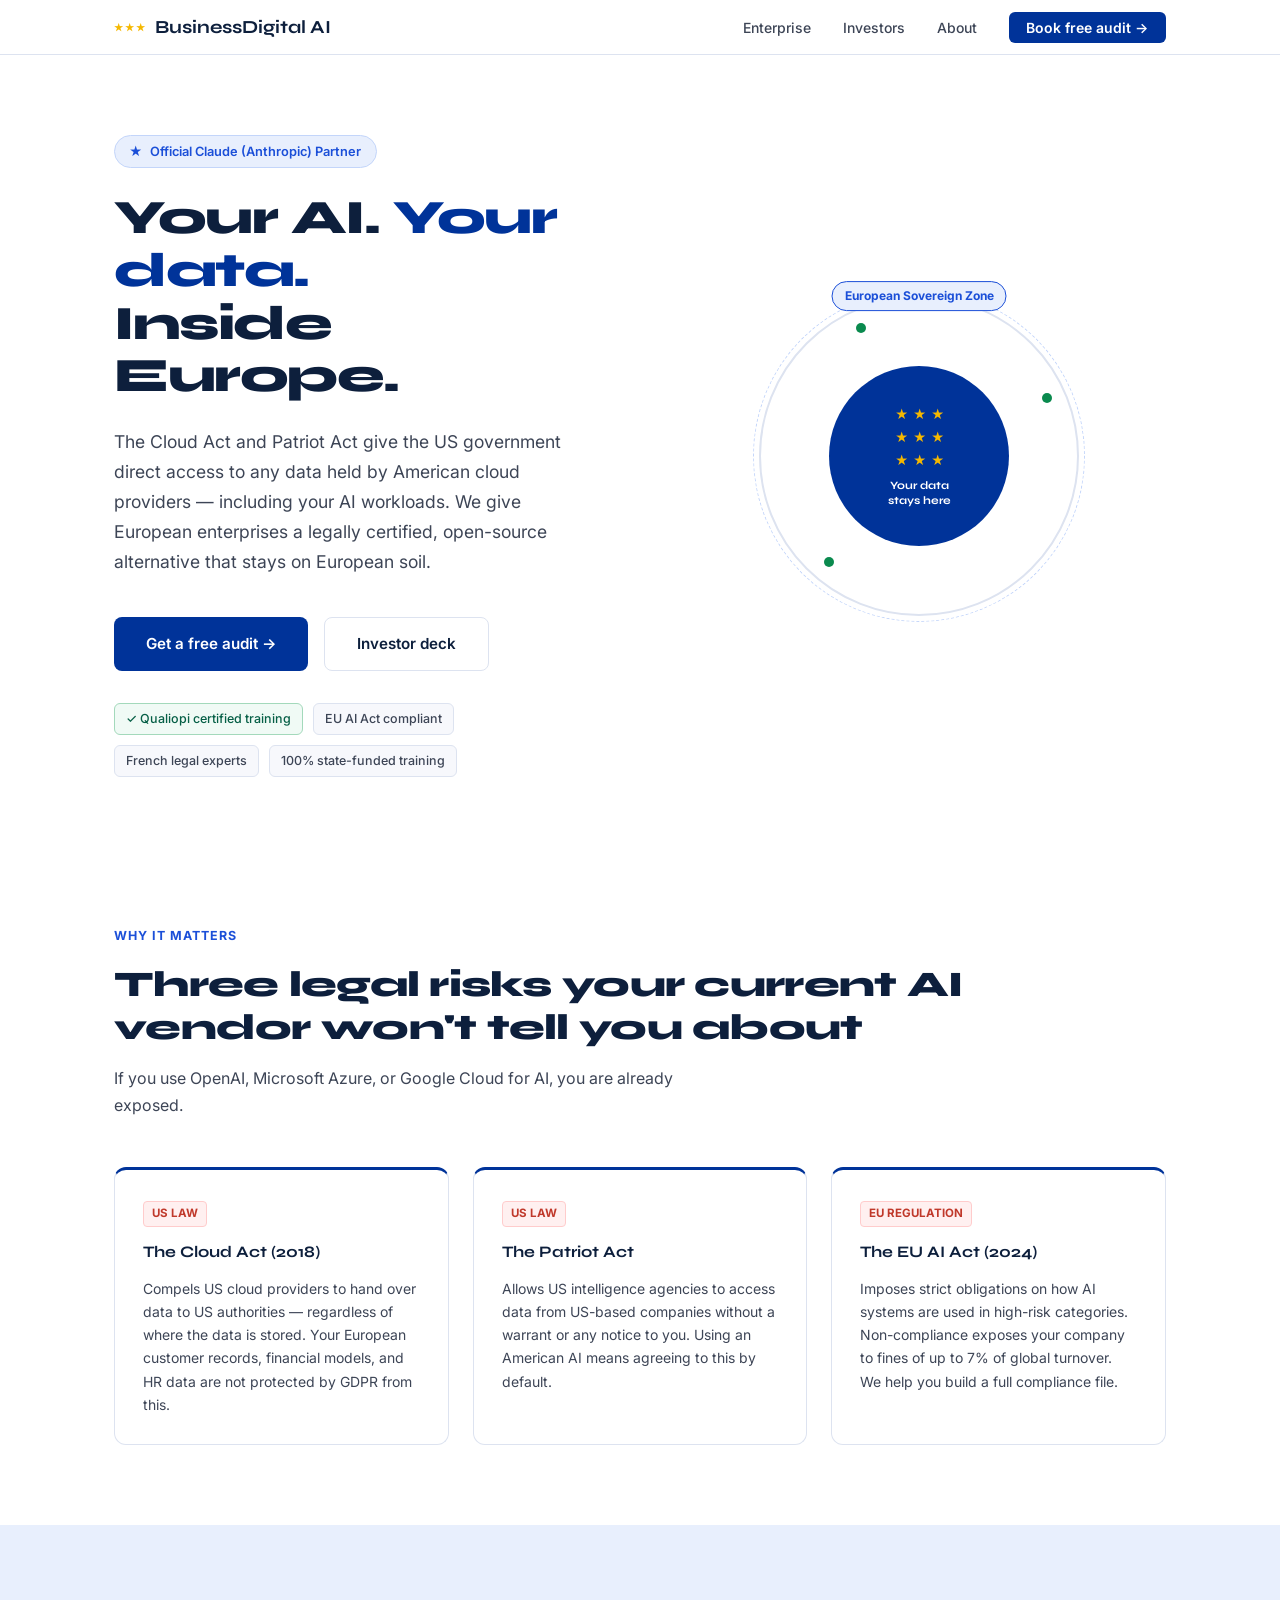
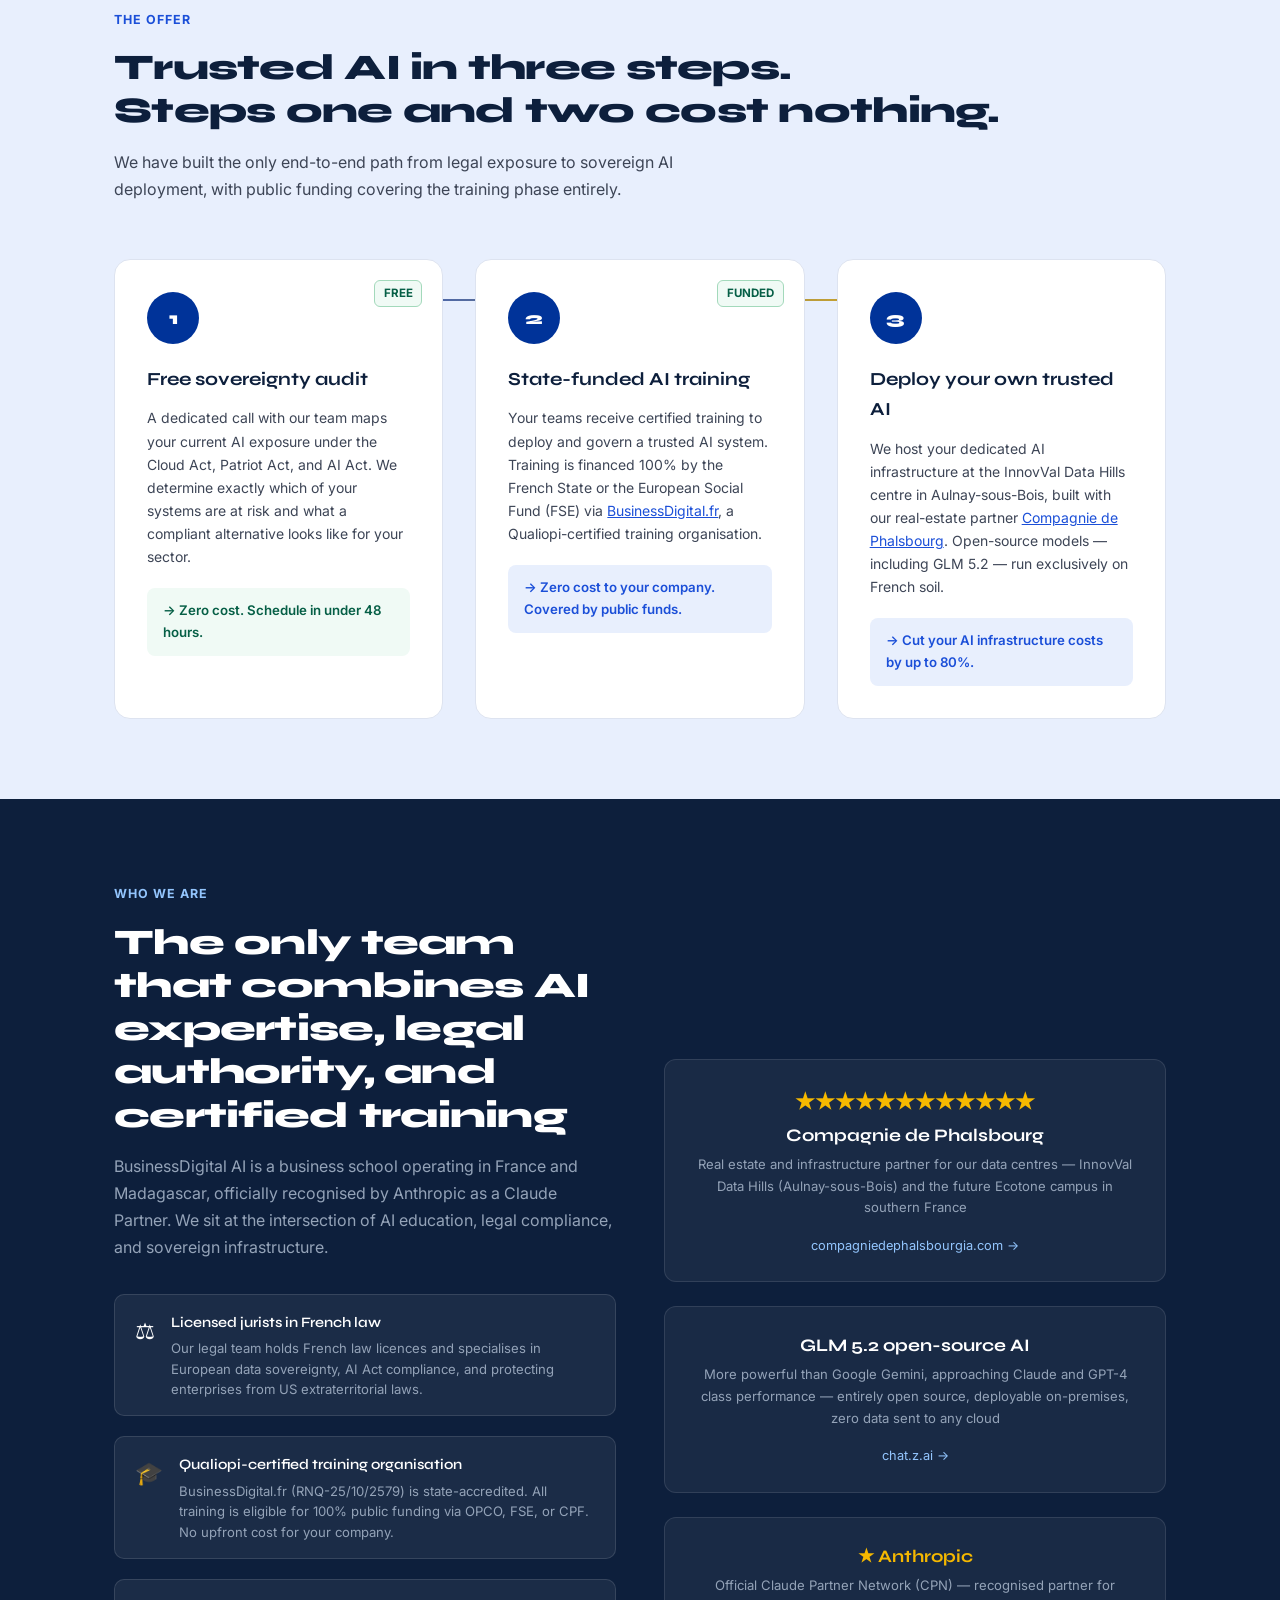
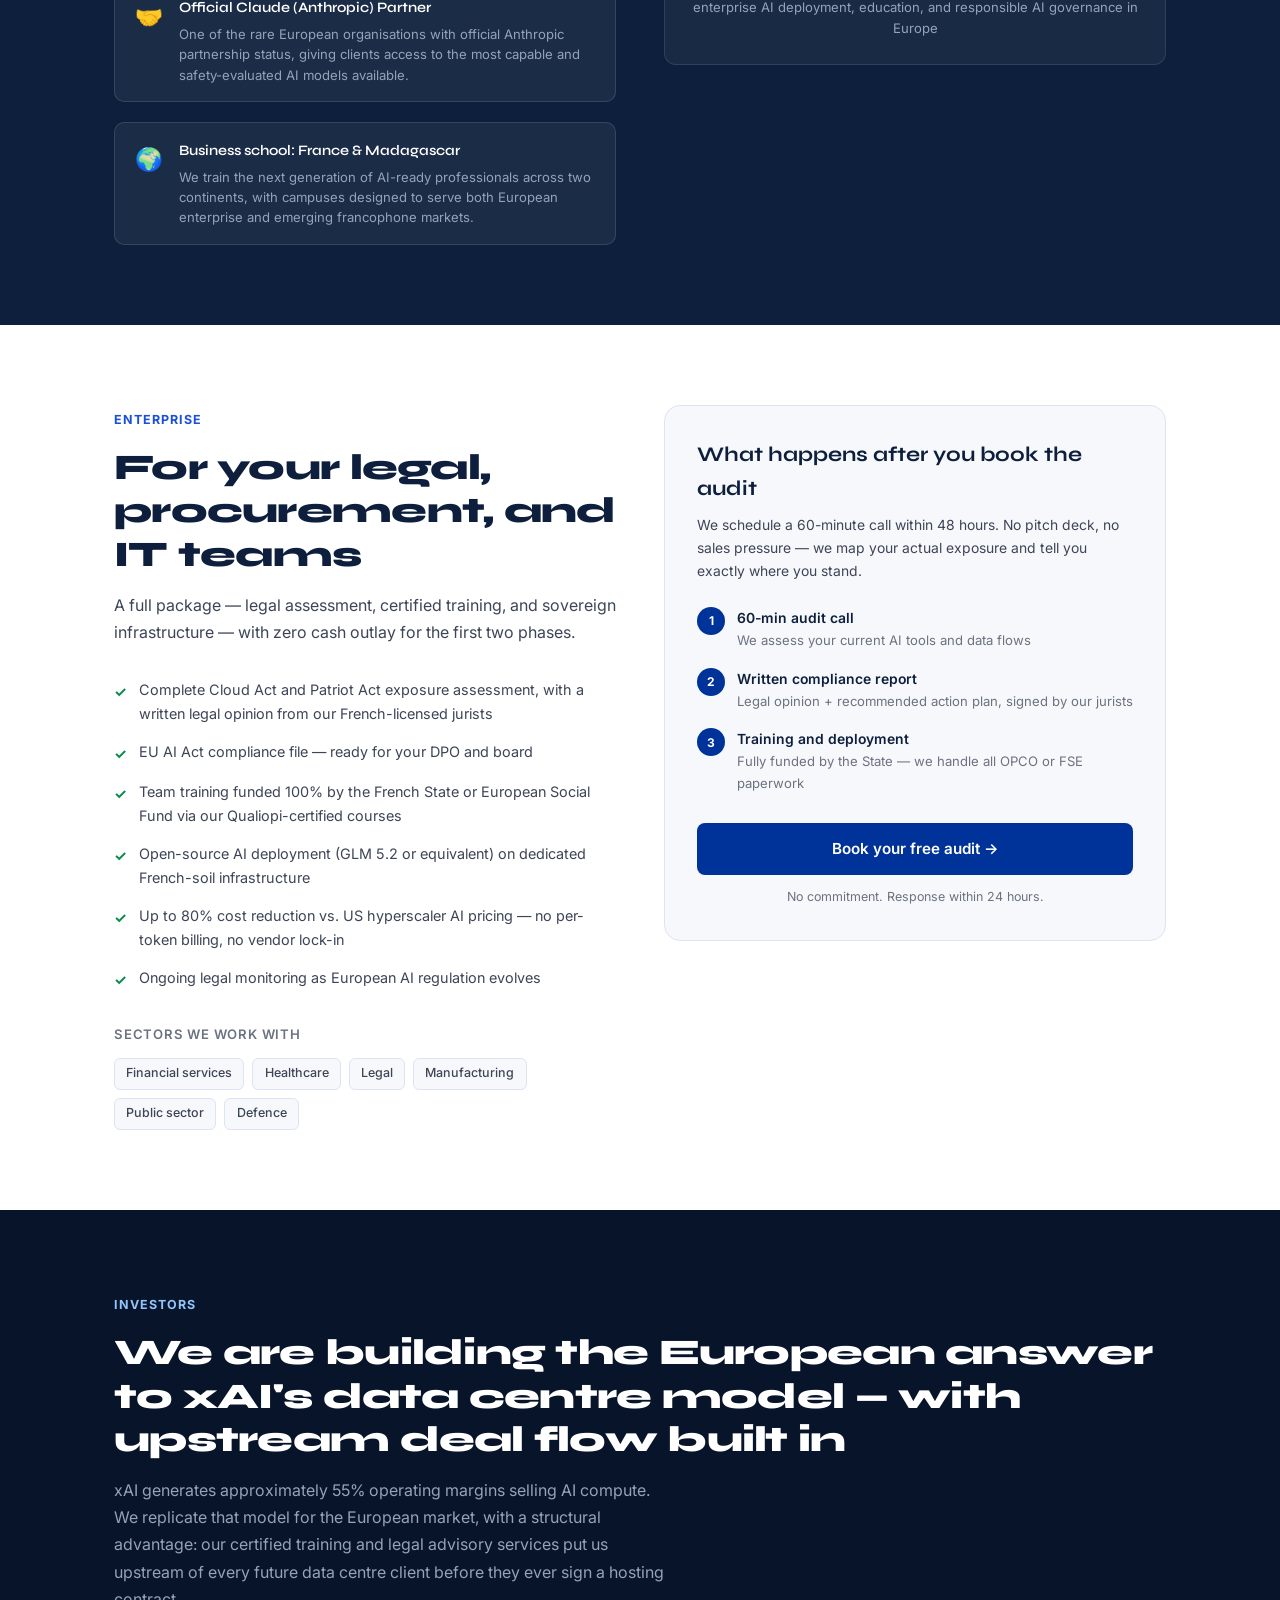
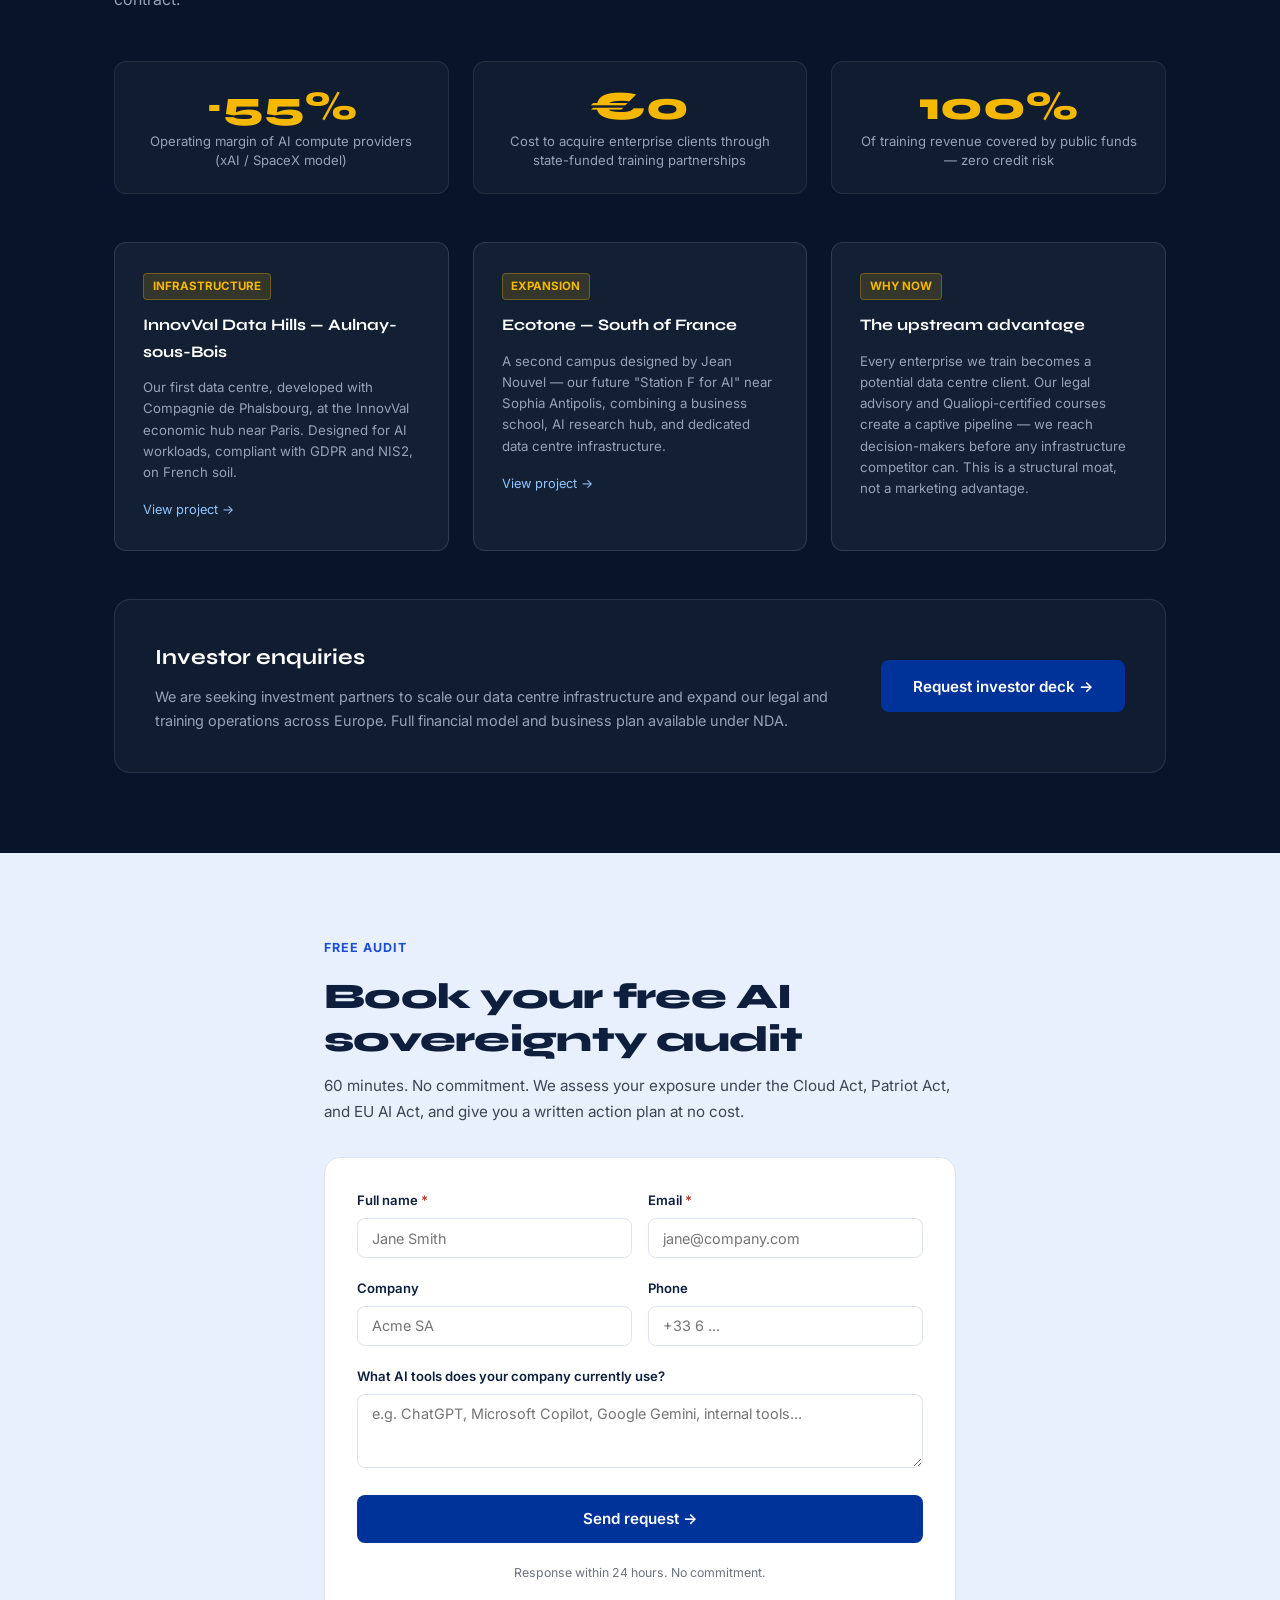
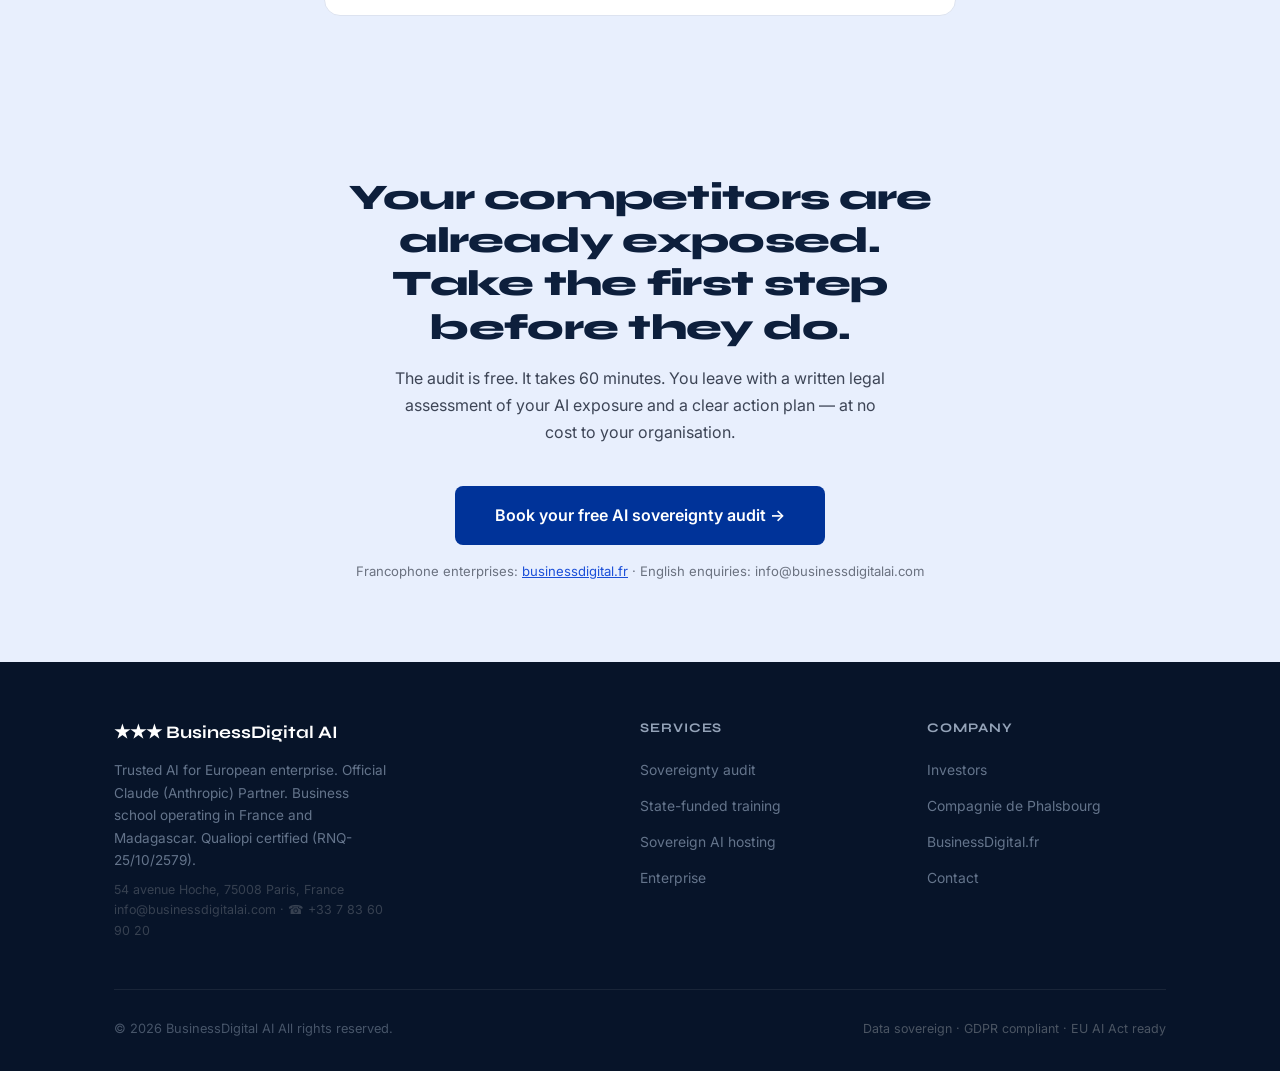
<file: index.html>
<!DOCTYPE html>
<html lang="en">
<head>
<meta charset="UTF-8">
<meta name="viewport" content="width=device-width, initial-scale=1.0">
<meta name="description" content="Get a free AI sovereignty audit. We protect European enterprises from Cloud Act and Patriot Act exposure with state-funded training and open-source AI hosted on French soil.">
<title>BusinessDigital AI — Trusted AI for European Enterprise</title>
<meta property="og:type" content="website">
<meta property="og:url" content="https://businessdigitalai.com/">
<link rel="canonical" href="https://businessdigitalai.com/">
<link rel="preconnect" href="https://fonts.googleapis.com">
<link rel="preconnect" href="https://fonts.gstatic.com" crossorigin>
<link href="https://fonts.googleapis.com/css2?family=Syne:wght@400;600;700;800&family=Inter:wght@300;400;500;600&display=swap" rel="stylesheet">
<style>
*,*::before,*::after{box-sizing:border-box;margin:0;padding:0}
:root{
  --navy:#0d1f3c;
  --eu-blue:#003399;
  --eu-gold:#f5b800;
  --cobalt:#1b4fd8;
  --sky:#e8effd;
  --paper:#f7f8fc;
  --body:#3d4556;
  --muted:#6b7280;
  --border:#dde3f0;
  --white:#ffffff;
  --green:#0a8a4e;
  --red:#c0392b;
}
html{scroll-behavior:smooth}
body{font-family:'Inter',system-ui,sans-serif;color:var(--navy);background:var(--paper);line-height:1.65;-webkit-font-smoothing:antialiased}
h1,h2,h3,h4,.display{font-family:'Syne',sans-serif}
img{max-width:100%;display:block}
a{color:inherit}

/* Layout */
.container{max-width:1100px;margin:0 auto;padding:0 1.5rem}
.section{padding:5rem 0}
.section--white{background:var(--white)}
.section--sky{background:var(--sky)}
.section--navy{background:var(--navy);color:var(--white)}
.section--dark{background:#071429;color:var(--white)}

/* Nav */
nav{background:var(--white);border-bottom:1px solid var(--border);position:sticky;top:0;z-index:100;padding:.75rem 0}
.nav-inner{display:flex;align-items:center;justify-content:space-between;gap:1.5rem}
.nav-logo{font-family:'Syne',sans-serif;font-weight:700;font-size:1.15rem;color:var(--navy);text-decoration:none;display:flex;align-items:center;gap:.6rem}
.nav-logo .eu-flag{display:flex;align-items:center;gap:2px}
.nav-logo .star{color:var(--eu-gold);font-size:.65rem}
.nav-links{display:flex;align-items:center;gap:2rem;list-style:none}
.nav-links a{text-decoration:none;font-size:.875rem;font-weight:500;color:var(--body);transition:color .15s}
.nav-links a:hover{color:var(--eu-blue)}
.nav-cta{background:var(--eu-blue);color:var(--white)!important;padding:.45rem 1.1rem;border-radius:6px;font-weight:600!important;transition:background .15s!important}
.nav-cta:hover{background:#0028a0!important}

/* Hero */
.hero{padding:5rem 0 4rem;background:var(--white)}
.hero-inner{display:grid;grid-template-columns:1fr 1fr;gap:4rem;align-items:center}
.hero-eyebrow{display:inline-flex;align-items:center;gap:.5rem;background:var(--sky);border:1px solid #c3d5fa;border-radius:100px;padding:.3rem .9rem;font-size:.8rem;font-weight:600;color:var(--cobalt);margin-bottom:1.5rem}
.hero h1{font-size:3rem;font-weight:800;line-height:1.1;color:var(--navy);letter-spacing:-.03em;margin-bottom:1.5rem}
.hero h1 em{font-style:normal;color:var(--eu-blue)}
.hero-sub{font-size:1.1rem;color:var(--body);line-height:1.7;margin-bottom:2.5rem;max-width:480px}
.hero-actions{display:flex;gap:1rem;flex-wrap:wrap}
.btn-primary{background:var(--eu-blue);color:var(--white);padding:.85rem 2rem;border-radius:8px;text-decoration:none;font-weight:600;font-size:.95rem;display:inline-flex;align-items:center;gap:.5rem;transition:background .15s;border:none;cursor:pointer}
.btn-primary:hover{background:#0028a0}
.btn-secondary{background:transparent;color:var(--navy);padding:.85rem 2rem;border-radius:8px;text-decoration:none;font-weight:600;font-size:.95rem;border:1.5px solid var(--border);display:inline-flex;align-items:center;gap:.5rem;transition:border-color .15s}
.btn-secondary:hover{border-color:var(--cobalt)}
.hero-badges{display:flex;flex-wrap:wrap;gap:.6rem;margin-top:2rem}
.badge{display:inline-flex;align-items:center;gap:.35rem;background:var(--paper);border:1px solid var(--border);border-radius:6px;padding:.3rem .7rem;font-size:.78rem;color:var(--body);font-weight:500}
.badge--green{background:#f0faf5;border-color:#a3d9bb;color:#065f46}

/* Shield visual */
.shield-wrap{position:relative;display:flex;align-items:center;justify-content:center}
.shield-outer{width:320px;height:320px;border-radius:50%;border:2px solid var(--border);position:relative;display:flex;align-items:center;justify-content:center;animation:rotate-slow 20s linear infinite}
.shield-outer::before{content:'';position:absolute;inset:-8px;border-radius:50%;border:1.5px dashed #c3d5fa}
.shield-label{position:absolute;top:0;left:50%;transform:translateX(-50%) translateY(-50%);background:var(--sky);border:1.5px solid var(--cobalt);border-radius:100px;padding:.25rem .75rem;font-size:.75rem;font-weight:700;color:var(--cobalt);white-space:nowrap}
.shield-inner{width:180px;height:180px;background:var(--eu-blue);border-radius:50%;display:flex;flex-direction:column;align-items:center;justify-content:center;gap:.5rem;position:relative;z-index:2}
.shield-stars{display:grid;grid-template-columns:repeat(3,1fr);gap:2px;width:52px;place-items:center}
.shield-star{color:var(--eu-gold);font-size:.8rem}
.shield-label-inner{color:var(--white);font-size:.7rem;font-weight:700;text-align:center;line-height:1.3;font-family:'Syne',sans-serif}
.data-dot{position:absolute;width:10px;height:10px;border-radius:50%;background:var(--green)}
@keyframes rotate-slow{from{transform:rotate(0deg)}to{transform:rotate(360deg)}}
.data-dot-1{top:8%;left:30%;animation:pulse-dot 2s ease-in-out infinite}
.data-dot-2{top:30%;right:8%;animation:pulse-dot 2s ease-in-out .5s infinite}
.data-dot-3{bottom:15%;left:20%;animation:pulse-dot 2s ease-in-out 1s infinite}
@keyframes pulse-dot{0%,100%{opacity:.4;transform:scale(.8)}50%{opacity:1;transform:scale(1.2)}}
.threat-cross{position:absolute;width:10px;height:10px;color:var(--red);font-size:1rem;font-weight:700;font-family:'Syne',sans-serif;line-height:1}

/* Threat section */
.threat-grid{display:grid;grid-template-columns:repeat(3,1fr);gap:1.5rem;margin-top:3rem}
.threat-card{background:var(--white);border:1px solid var(--border);border-radius:12px;padding:1.75rem;border-top:3px solid var(--eu-blue)}
.threat-card h3{font-size:1rem;font-weight:700;color:var(--navy);margin-bottom:.75rem}
.threat-card p{font-size:.875rem;color:var(--body);line-height:1.65}
.threat-tag{display:inline-block;background:#fff0f0;border:1px solid #fcc;color:var(--red);border-radius:4px;padding:.15rem .5rem;font-size:.72rem;font-weight:700;margin-bottom:.75rem}

/* 3 steps */
.steps-grid{display:grid;grid-template-columns:repeat(3,1fr);gap:2rem;margin-top:3.5rem;position:relative}
.steps-grid::before{content:'';position:absolute;top:2.5rem;left:15%;right:15%;height:2px;background:linear-gradient(90deg,var(--cobalt) 0%,var(--eu-gold) 100%);z-index:0}
.step-card{background:var(--white);border:1px solid var(--border);border-radius:16px;padding:2rem;position:relative;z-index:1;transition:box-shadow .2s}
.step-card:hover{box-shadow:0 8px 32px rgba(13,31,60,.08)}
.step-number{width:52px;height:52px;border-radius:50%;background:var(--eu-blue);color:var(--white);font-family:'Syne',sans-serif;font-weight:800;font-size:1.1rem;display:flex;align-items:center;justify-content:center;margin-bottom:1.25rem}
.step-free{position:absolute;top:1.25rem;right:1.25rem;background:#f0faf5;border:1px solid #a3d9bb;color:#065f46;border-radius:6px;padding:.2rem .55rem;font-size:.72rem;font-weight:700}
.step-card h3{font-size:1.15rem;font-weight:700;color:var(--navy);margin-bottom:.75rem}
.step-card p{font-size:.875rem;color:var(--body);line-height:1.65}
.step-saving{margin-top:1.25rem;padding:.75rem 1rem;background:var(--sky);border-radius:8px;font-size:.83rem;color:var(--cobalt);font-weight:600}

/* Why us */
.why-grid{display:grid;grid-template-columns:1fr 1fr;gap:3rem;align-items:center}
.credential-list{display:flex;flex-direction:column;gap:1.25rem;margin-top:2rem}
.credential{display:flex;align-items:flex-start;gap:1rem;padding:1rem 1.25rem;background:rgba(255,255,255,.06);border:1px solid rgba(255,255,255,.12);border-radius:10px}
.credential-icon{font-size:1.4rem;flex-shrink:0;margin-top:2px}
.credential h4{font-size:.9rem;font-weight:600;color:var(--white);margin-bottom:.25rem}
.credential p{font-size:.82rem;color:#94a3b8;line-height:1.55}
.partner-logos{display:flex;flex-direction:column;gap:1.5rem}
.partner-logo-card{background:rgba(255,255,255,.05);border:1px solid rgba(255,255,255,.1);border-radius:12px;padding:1.5rem;text-align:center}
.partner-logo-card .partner-name{font-family:'Syne',sans-serif;font-weight:700;font-size:1.1rem;color:var(--white)}
.partner-logo-card .partner-desc{font-size:.82rem;color:#94a3b8;margin-top:.25rem}

/* Enterprise */
.enterprise-split{display:grid;grid-template-columns:1fr 1fr;gap:3rem;align-items:start}
.feature-list{list-style:none;display:flex;flex-direction:column;gap:.9rem;margin-top:2rem}
.feature-list li{display:flex;align-items:flex-start;gap:.75rem;font-size:.9rem;color:var(--body)}
.feature-list li::before{content:'✓';color:var(--green);font-weight:700;flex-shrink:0;margin-top:2px}
.cta-block{background:var(--sky);border:1.5px solid #c3d5fa;border-radius:16px;padding:2rem;margin-top:2rem}
.cta-block h3{font-size:1.2rem;font-weight:700;color:var(--navy);margin-bottom:.5rem}
.cta-block p{font-size:.875rem;color:var(--body);margin-bottom:1.5rem}

/* Investor */
.investor-grid{display:grid;grid-template-columns:repeat(3,1fr);gap:1.5rem;margin-top:3rem}
.inv-card{background:rgba(255,255,255,.05);border:1px solid rgba(255,255,255,.12);border-radius:12px;padding:1.75rem}
.inv-card h3{font-size:1rem;font-weight:700;color:var(--white);margin-bottom:.75rem}
.inv-card p{font-size:.83rem;color:#94a3b8;line-height:1.6}
.inv-card .inv-tag{display:inline-block;background:rgba(245,184,0,.15);border:1px solid rgba(245,184,0,.3);color:var(--eu-gold);border-radius:4px;padding:.2rem .55rem;font-size:.72rem;font-weight:700;margin-bottom:.75rem}
.stat-row{display:grid;grid-template-columns:repeat(3,1fr);gap:1.5rem;margin-top:3rem;text-align:center}
.stat-block{padding:1.5rem;background:rgba(255,255,255,.04);border-radius:12px;border:1px solid rgba(255,255,255,.08)}
.stat-num{font-family:'Syne',sans-serif;font-size:2.5rem;font-weight:800;color:var(--eu-gold);line-height:1}
.stat-label{font-size:.82rem;color:#94a3b8;margin-top:.4rem;line-height:1.4}

/* Section labels */
.section-label{display:inline-block;font-size:.78rem;font-weight:700;letter-spacing:.08em;text-transform:uppercase;color:var(--cobalt);margin-bottom:1rem}
.section-label--white{color:#93c5fd}
.section-h2{font-size:2.25rem;font-weight:800;line-height:1.2;color:var(--navy);letter-spacing:-.02em;margin-bottom:1rem}
.section-h2--white{color:var(--white)}
.section-sub{font-size:1rem;color:var(--body);max-width:560px;line-height:1.7}
.section-sub--white{color:#94a3b8}

/* Footer */
footer{background:#071429;padding:3.5rem 0 2rem}
.footer-inner{display:grid;grid-template-columns:2fr 1fr 1fr;gap:3rem;margin-bottom:3rem}
.footer-brand p{font-size:.85rem;color:#64748b;margin-top:.75rem;line-height:1.65;max-width:280px}
.footer-col h4{font-size:.82rem;font-weight:700;color:#94a3b8;text-transform:uppercase;letter-spacing:.07em;margin-bottom:1rem}
.footer-col ul{list-style:none;display:flex;flex-direction:column;gap:.6rem}
.footer-col ul a{text-decoration:none;font-size:.87rem;color:#64748b;transition:color .15s}
.footer-col ul a:hover{color:var(--white)}
.footer-bottom{border-top:1px solid rgba(255,255,255,.07);padding-top:1.75rem;display:flex;justify-content:space-between;align-items:center;flex-wrap:wrap;gap:1rem}
.footer-bottom p{font-size:.8rem;color:#475569}

/* Mobile */
@media(max-width:768px){
.hero-inner,.threat-grid,.steps-grid,.why-grid,.enterprise-split,.investor-grid,.stat-row,.footer-inner{grid-template-columns:1fr}
.hero h1{font-size:2.1rem}
.shield-wrap{display:none}
.steps-grid::before{display:none}
nav{padding:.6rem 0}
.nav-links{display:none}
}
</style>
</head>
<body>

<!-- NAV -->
<nav>
  <div class="container">
    <div class="nav-inner">
      <a href="/" class="nav-logo">
        <span class="eu-flag">
          <span class="star">★</span><span class="star">★</span><span class="star">★</span>
        </span>
        BusinessDigital AI
      </a>
      <ul class="nav-links">
        <li><a href="/enterprise">Enterprise</a></li>
        <li><a href="/investors">Investors</a></li>
        <li><a href="/about">About</a></li>
        <li><a href="/audit-form" class="nav-cta">Book free audit →</a></li>
      </ul>
    </div>
  </div>
</nav>

<!-- HERO -->
<section class="hero">
  <div class="container">
    <div class="hero-inner">
      <div>
        <span class="hero-eyebrow">
          <span>★</span> Official Claude (Anthropic) Partner
        </span>
        <h1>Your AI. <em>Your data.</em><br>Inside Europe.</h1>
        <p class="hero-sub">The Cloud Act and Patriot Act give the US government direct access to any data held by American cloud providers — including your AI workloads. We give European enterprises a legally certified, open-source alternative that stays on European soil.</p>
        <div class="hero-actions">
          <a href="/audit-form" class="btn-primary">Get a free audit →</a>
          <a href="/investors" class="btn-secondary">Investor deck</a>
        </div>
        <div class="hero-badges">
          <span class="badge badge--green">✓ Qualiopi certified training</span>
          <span class="badge">EU AI Act compliant</span>
          <span class="badge">French legal experts</span>
          <span class="badge">100% state-funded training</span>
        </div>
      </div>
      <div class="shield-wrap">
        <div class="shield-outer">
          <div class="shield-inner">
            <div class="shield-stars">
              <span class="shield-star">★</span><span class="shield-star">★</span><span class="shield-star">★</span>
              <span class="shield-star">★</span><span class="shield-star">★</span><span class="shield-star">★</span>
              <span class="shield-star">★</span><span class="shield-star">★</span><span class="shield-star">★</span>
            </div>
            <span class="shield-label-inner">Your data<br>stays here</span>
          </div>
          <div class="data-dot data-dot-1" title="Secure data"></div>
          <div class="data-dot data-dot-2" title="Secure data"></div>
          <div class="data-dot data-dot-3" title="Secure data"></div>
        </div>
        <span class="shield-label">European Sovereign Zone</span>
      </div>
    </div>
  </div>
</section>

<!-- THREAT -->
<section class="section section--white">
  <div class="container">
    <span class="section-label">Why it matters</span>
    <h2 class="section-h2">Three legal risks your current AI vendor won't tell you about</h2>
    <p class="section-sub">If you use OpenAI, Microsoft Azure, or Google Cloud for AI, you are already exposed.</p>
    <div class="threat-grid">
      <div class="threat-card">
        <span class="threat-tag">US LAW</span>
        <h3>The Cloud Act (2018)</h3>
        <p>Compels US cloud providers to hand over data to US authorities — regardless of where the data is stored. Your European customer records, financial models, and HR data are not protected by GDPR from this.</p>
      </div>
      <div class="threat-card">
        <span class="threat-tag">US LAW</span>
        <h3>The Patriot Act</h3>
        <p>Allows US intelligence agencies to access data from US-based companies without a warrant or any notice to you. Using an American AI means agreeing to this by default.</p>
      </div>
      <div class="threat-card">
        <span class="threat-tag">EU REGULATION</span>
        <h3>The EU AI Act (2024)</h3>
        <p>Imposes strict obligations on how AI systems are used in high-risk categories. Non-compliance exposes your company to fines of up to 7% of global turnover. We help you build a full compliance file.</p>
      </div>
    </div>
  </div>
</section>

<!-- 3 STEPS -->
<section class="section section--sky" id="offer">
  <div class="container">
    <span class="section-label">The offer</span>
    <h2 class="section-h2">Trusted AI in three steps.<br>Steps one and two cost nothing.</h2>
    <p class="section-sub">We have built the only end-to-end path from legal exposure to sovereign AI deployment, with public funding covering the training phase entirely.</p>
    <div class="steps-grid">
      <div class="step-card">
        <span class="step-free">FREE</span>
        <div class="step-number">1</div>
        <h3>Free sovereignty audit</h3>
        <p>A dedicated call with our team maps your current AI exposure under the Cloud Act, Patriot Act, and AI Act. We determine exactly which of your systems are at risk and what a compliant alternative looks like for your sector.</p>
        <div class="step-saving" style="background:#f0faf5;color:#065f46;">→ Zero cost. Schedule in under 48 hours.</div>
      </div>
      <div class="step-card">
        <span class="step-free">FUNDED</span>
        <div class="step-number">2</div>
        <h3>State-funded AI training</h3>
        <p>Your teams receive certified training to deploy and govern a trusted AI system. Training is financed 100% by the French State or the European Social Fund (FSE) via <a href="/audit-form" style="color:var(--cobalt)">BusinessDigital.fr</a>, a Qualiopi-certified training organisation.</p>
        <div class="step-saving">→ Zero cost to your company. Covered by public funds.</div>
      </div>
      <div class="step-card">
        <div class="step-number">3</div>
        <h3>Deploy your own trusted AI</h3>
        <p>We host your dedicated AI infrastructure at the InnovVal Data Hills centre in Aulnay-sous-Bois, built with our real-estate partner <a href="https://compagniedephalsbourgia.com" style="color:var(--cobalt)">Compagnie de Phalsbourg</a>. Open-source models — including GLM 5.2 — run exclusively on French soil.</p>
        <div class="step-saving">→ Cut your AI infrastructure costs by up to 80%.</div>
      </div>
    </div>
  </div>
</section>

<!-- ABOUT / WHY US -->
<section class="section section--navy" id="about">
  <div class="container">
    <div class="why-grid">
      <div>
        <span class="section-label section-label--white">Who we are</span>
        <h2 class="section-h2 section-h2--white">The only team that combines AI expertise, legal authority, and certified training</h2>
        <p class="section-sub section-sub--white" style="margin-top:1rem">BusinessDigital AI is a business school operating in France and Madagascar, officially recognised by Anthropic as a Claude Partner. We sit at the intersection of AI education, legal compliance, and sovereign infrastructure.</p>
        <div class="credential-list">
          <div class="credential">
            <span class="credential-icon">⚖️</span>
            <div>
              <h4>Licensed jurists in French law</h4>
              <p>Our legal team holds French law licences and specialises in European data sovereignty, AI Act compliance, and protecting enterprises from US extraterritorial laws.</p>
            </div>
          </div>
          <div class="credential">
            <span class="credential-icon">🎓</span>
            <div>
              <h4>Qualiopi-certified training organisation</h4>
              <p>BusinessDigital.fr (RNQ-25/10/2579) is state-accredited. All training is eligible for 100% public funding via OPCO, FSE, or CPF. No upfront cost for your company.</p>
            </div>
          </div>
          <div class="credential">
            <span class="credential-icon">🤝</span>
            <div>
              <h4>Official Claude (Anthropic) Partner</h4>
              <p>One of the rare European organisations with official Anthropic partnership status, giving clients access to the most capable and safety-evaluated AI models available.</p>
            </div>
          </div>
          <div class="credential">
            <span class="credential-icon">🌍</span>
            <div>
              <h4>Business school: France & Madagascar</h4>
              <p>We train the next generation of AI-ready professionals across two continents, with campuses designed to serve both European enterprise and emerging francophone markets.</p>
            </div>
          </div>
        </div>
      </div>
      <div class="partner-logos">
        <div class="partner-logo-card">
          <div class="partner-name" style="font-size:1.4rem;color:var(--eu-gold)">★★★★★★★★★★★★</div>
          <div class="partner-name">Compagnie de Phalsbourg</div>
          <div class="partner-desc">Real estate and infrastructure partner for our data centres — InnovVal Data Hills (Aulnay-sous-Bois) and the future Ecotone campus in southern France</div>
          <a href="https://compagniedephalsbourgia.com" style="display:inline-block;margin-top:1rem;font-size:.8rem;color:#93c5fd;text-decoration:none">compagniedephalsbourgia.com →</a>
        </div>
        <div class="partner-logo-card">
          <div class="partner-name">GLM 5.2 open-source AI</div>
          <div class="partner-desc">More powerful than Google Gemini, approaching Claude and GPT-4 class performance — entirely open source, deployable on-premises, zero data sent to any cloud</div>
          <a href="https://chat.z.ai" target="_blank" style="display:inline-block;margin-top:1rem;font-size:.8rem;color:#93c5fd;text-decoration:none">chat.z.ai →</a>
        </div>
        <div class="partner-logo-card">
          <div class="partner-name" style="color:var(--eu-gold)">★ Anthropic</div>
          <div class="partner-desc">Official Claude Partner Network (CPN) — recognised partner for enterprise AI deployment, education, and responsible AI governance in Europe</div>
        </div>
      </div>
    </div>
  </div>
</section>

<!-- ENTERPRISE -->
<section class="section section--white" id="enterprise">
  <div class="container">
    <div class="enterprise-split">
      <div>
        <span class="section-label">Enterprise</span>
        <h2 class="section-h2">For your legal, procurement, and IT teams</h2>
        <p class="section-sub">A full package — legal assessment, certified training, and sovereign infrastructure — with zero cash outlay for the first two phases.</p>
        <ul class="feature-list">
          <li>Complete Cloud Act and Patriot Act exposure assessment, with a written legal opinion from our French-licensed jurists</li>
          <li>EU AI Act compliance file — ready for your DPO and board</li>
          <li>Team training funded 100% by the French State or European Social Fund via our Qualiopi-certified courses</li>
          <li>Open-source AI deployment (GLM 5.2 or equivalent) on dedicated French-soil infrastructure</li>
          <li>Up to 80% cost reduction vs. US hyperscaler AI pricing — no per-token billing, no vendor lock-in</li>
          <li>Ongoing legal monitoring as European AI regulation evolves</li>
        </ul>
        <div style="margin-top:2rem">
          <p style="font-size:.82rem;font-weight:600;color:var(--muted);text-transform:uppercase;letter-spacing:.06em;margin-bottom:.75rem">Sectors we work with</p>
          <div style="display:flex;flex-wrap:wrap;gap:.5rem">
            <span class="badge">Financial services</span>
            <span class="badge">Healthcare</span>
            <span class="badge">Legal</span>
            <span class="badge">Manufacturing</span>
            <span class="badge">Public sector</span>
            <span class="badge">Defence</span>
          </div>
        </div>
      </div>
      <div>
        <div style="background:var(--paper);border:1px solid var(--border);border-radius:16px;padding:2rem;">
          <h3 style="font-family:'Syne',sans-serif;font-size:1.3rem;font-weight:700;margin-bottom:.5rem">What happens after you book the audit</h3>
          <p style="font-size:.87rem;color:var(--body);line-height:1.65;margin-bottom:1.5rem">We schedule a 60-minute call within 48 hours. No pitch deck, no sales pressure — we map your actual exposure and tell you exactly where you stand.</p>
          <div style="display:flex;flex-direction:column;gap:1rem;margin-bottom:1.75rem">
            <div style="display:flex;align-items:flex-start;gap:.75rem">
              <div style="width:28px;height:28px;border-radius:50%;background:var(--eu-blue);color:white;font-size:.75rem;font-weight:700;display:flex;align-items:center;justify-content:center;flex-shrink:0">1</div>
              <div><p style="font-size:.87rem;font-weight:600;color:var(--navy)">60-min audit call</p><p style="font-size:.82rem;color:var(--muted)">We assess your current AI tools and data flows</p></div>
            </div>
            <div style="display:flex;align-items:flex-start;gap:.75rem">
              <div style="width:28px;height:28px;border-radius:50%;background:var(--eu-blue);color:white;font-size:.75rem;font-weight:700;display:flex;align-items:center;justify-content:center;flex-shrink:0">2</div>
              <div><p style="font-size:.87rem;font-weight:600;color:var(--navy)">Written compliance report</p><p style="font-size:.82rem;color:var(--muted)">Legal opinion + recommended action plan, signed by our jurists</p></div>
            </div>
            <div style="display:flex;align-items:flex-start;gap:.75rem">
              <div style="width:28px;height:28px;border-radius:50%;background:var(--eu-blue);color:white;font-size:.75rem;font-weight:700;display:flex;align-items:center;justify-content:center;flex-shrink:0">3</div>
              <div><p style="font-size:.87rem;font-weight:600;color:var(--navy)">Training and deployment</p><p style="font-size:.82rem;color:var(--muted)">Fully funded by the State — we handle all OPCO or FSE paperwork</p></div>
            </div>
          </div>
          <a href="/audit-form" class="btn-primary" style="width:100%;justify-content:center">Book your free audit →</a>
          <p style="font-size:.78rem;color:var(--muted);text-align:center;margin-top:.75rem">No commitment. Response within 24 hours.</p>
        </div>
      </div>
    </div>
  </div>
</section>

<!-- INVESTOR -->
<section class="section section--dark" id="investors">
  <div class="container">
    <span class="section-label section-label--white">Investors</span>
    <h2 class="section-h2 section-h2--white">We are building the European answer to xAI's data centre model — with upstream deal flow built in</h2>
    <p class="section-sub section-sub--white">xAI generates approximately 55% operating margins selling AI compute. We replicate that model for the European market, with a structural advantage: our certified training and legal advisory services put us upstream of every future data centre client before they ever sign a hosting contract.</p>

    <div class="stat-row">
      <div class="stat-block">
        <div class="stat-num">~55%</div>
        <div class="stat-label">Operating margin of AI compute providers (xAI / SpaceX model)</div>
      </div>
      <div class="stat-block">
        <div class="stat-num">€0</div>
        <div class="stat-label">Cost to acquire enterprise clients through state-funded training partnerships</div>
      </div>
      <div class="stat-block">
        <div class="stat-num">100%</div>
        <div class="stat-label">Of training revenue covered by public funds — zero credit risk</div>
      </div>
    </div>

    <div class="investor-grid">
      <div class="inv-card">
        <span class="inv-tag">INFRASTRUCTURE</span>
        <h3>InnovVal Data Hills — Aulnay-sous-Bois</h3>
        <p>Our first data centre, developed with Compagnie de Phalsbourg, at the InnovVal economic hub near Paris. Designed for AI workloads, compliant with GDPR and NIS2, on French soil.</p>
        <a href="https://www.aulnay-sous-bois.fr/grands-projets/val-francilia/innovval-le-pole-economique-de-demain/" target="_blank" style="display:inline-block;margin-top:1rem;font-size:.8rem;color:#93c5fd;text-decoration:none">View project →</a>
      </div>
      <div class="inv-card">
        <span class="inv-tag">EXPANSION</span>
        <h3>Ecotone — South of France</h3>
        <p>A second campus designed by Jean Nouvel — our future "Station F for AI" near Sophia Antipolis, combining a business school, AI research hub, and dedicated data centre infrastructure.</p>
        <a href="https://www.lesechos.fr/pme-regions/provence-alpes-cote-dazur/ecotone-un-projet-ecolo-de-bureaux-signe-jean-nouvel-238106" target="_blank" style="display:inline-block;margin-top:1rem;font-size:.8rem;color:#93c5fd;text-decoration:none">View project →</a>
      </div>
      <div class="inv-card">
        <span class="inv-tag">WHY NOW</span>
        <h3>The upstream advantage</h3>
        <p>Every enterprise we train becomes a potential data centre client. Our legal advisory and Qualiopi-certified courses create a captive pipeline — we reach decision-makers before any infrastructure competitor can. This is a structural moat, not a marketing advantage.</p>
      </div>
    </div>

    <div style="margin-top:3rem;background:rgba(255,255,255,.04);border:1px solid rgba(255,255,255,.1);border-radius:16px;padding:2.5rem;display:grid;grid-template-columns:1fr auto;gap:2rem;align-items:center">
      <div>
        <h3 style="font-family:'Syne',sans-serif;font-size:1.35rem;font-weight:700;color:var(--white);margin-bottom:.6rem">Investor enquiries</h3>
        <p style="font-size:.9rem;color:#94a3b8;line-height:1.65">We are seeking investment partners to scale our data centre infrastructure and expand our legal and training operations across Europe. Full financial model and business plan available under NDA.</p>
      </div>
      <div style="flex-shrink:0">
        <a href="mailto:info@businessdigitalai.com?subject=Investor%20enquiry%20—%20BusinessDigital%20AI" class="btn-primary">Request investor deck →</a>
      </div>
    </div>
  </div>
</section>


<!-- AUDIT FORM -->
<section class="section section--sky" id="audit-form">
  <div class="container" style="max-width:680px">
    <span class="section-label">Free audit</span>
    <h2 class="section-h2" style="margin-bottom:.75rem">Book your free AI sovereignty audit</h2>
    <p style="font-size:.95rem;color:var(--body);margin-bottom:2rem;line-height:1.7">60 minutes. No commitment. We assess your exposure under the Cloud Act, Patriot Act, and EU AI Act, and give you a written action plan at no cost.</p>

    <div id="form-success" style="display:none;background:#f0faf5;border:1.5px solid #a3d9bb;border-radius:12px;padding:2rem;text-align:center">
      <p style="font-size:1.1rem;font-weight:600;color:#065f46;font-family:'Syne',sans-serif">Request received.</p>
      <p style="font-size:.9rem;color:#047857;margin-top:.5rem">We will be in touch within 24 hours.</p>
    </div>

    <form id="audit-form-el" style="background:var(--white);border:1px solid var(--border);border-radius:16px;padding:2rem;display:flex;flex-direction:column;gap:1.25rem">
      <div style="display:grid;grid-template-columns:1fr 1fr;gap:1rem">
        <div>
          <label style="display:block;font-size:.82rem;font-weight:600;color:var(--navy);margin-bottom:.4rem">Full name <span style="color:#c0392b">*</span></label>
          <input name="name" required placeholder="Jane Smith" style="width:100%;padding:.65rem .9rem;border:1px solid var(--border);border-radius:8px;font-size:.9rem;font-family:inherit;outline:none;transition:border-color .15s" onfocus="this.style.borderColor='var(--cobalt)'" onblur="this.style.borderColor='var(--border)'">
        </div>
        <div>
          <label style="display:block;font-size:.82rem;font-weight:600;color:var(--navy);margin-bottom:.4rem">Email <span style="color:#c0392b">*</span></label>
          <input name="email" type="email" required placeholder="jane@company.com" style="width:100%;padding:.65rem .9rem;border:1px solid var(--border);border-radius:8px;font-size:.9rem;font-family:inherit;outline:none;transition:border-color .15s" onfocus="this.style.borderColor='var(--cobalt)'" onblur="this.style.borderColor='var(--border)'">
        </div>
      </div>
      <div style="display:grid;grid-template-columns:1fr 1fr;gap:1rem">
        <div>
          <label style="display:block;font-size:.82rem;font-weight:600;color:var(--navy);margin-bottom:.4rem">Company</label>
          <input name="company" placeholder="Acme SA" style="width:100%;padding:.65rem .9rem;border:1px solid var(--border);border-radius:8px;font-size:.9rem;font-family:inherit;outline:none;transition:border-color .15s" onfocus="this.style.borderColor='var(--cobalt)'" onblur="this.style.borderColor='var(--border)'">
        </div>
        <div>
          <label style="display:block;font-size:.82rem;font-weight:600;color:var(--navy);margin-bottom:.4rem">Phone</label>
          <input name="phone" placeholder="+33 6 ..." style="width:100%;padding:.65rem .9rem;border:1px solid var(--border);border-radius:8px;font-size:.9rem;font-family:inherit;outline:none;transition:border-color .15s" onfocus="this.style.borderColor='var(--cobalt)'" onblur="this.style.borderColor='var(--border)'">
        </div>
      </div>
      <div>
        <label style="display:block;font-size:.82rem;font-weight:600;color:var(--navy);margin-bottom:.4rem">What AI tools does your company currently use?</label>
        <textarea name="message" rows="3" placeholder="e.g. ChatGPT, Microsoft Copilot, Google Gemini, internal tools..." style="width:100%;padding:.65rem .9rem;border:1px solid var(--border);border-radius:8px;font-size:.9rem;font-family:inherit;resize:vertical;outline:none;transition:border-color .15s" onfocus="this.style.borderColor='var(--cobalt)'" onblur="this.style.borderColor='var(--border)'"></textarea>
      </div>
      <div id="form-error" style="display:none;color:#c0392b;font-size:.84rem;padding:.6rem .9rem;background:#fff0f0;border-radius:6px;border:1px solid #fcc"></div>
      <button type="submit" id="form-btn" style="background:var(--eu-blue);color:var(--white);border:none;padding:.9rem 2rem;border-radius:8px;font-size:.95rem;font-weight:600;cursor:pointer;font-family:inherit;transition:background .15s" onmouseover="this.style.background='#0028a0'" onmouseout="this.style.background='var(--eu-blue)'">Send request →</button>
      <p style="font-size:.77rem;color:var(--muted);text-align:center">Response within 24 hours. No commitment.</p>
    </form>
  </div>
</section>

<script>
document.getElementById('audit-form-el').addEventListener('submit', async function(e) {
  e.preventDefault();
  var btn = document.getElementById('form-btn');
  var errEl = document.getElementById('form-error');
  btn.textContent = 'Sending…';
  btn.disabled = true;
  errEl.style.display = 'none';
  var data = Object.fromEntries(new FormData(this));
  try {
    var res = await fetch('https://bxfwxrlfowjhynpdyqof.supabase.co/functions/v1/submit-audit-businessdigitalai', {
      method: 'POST',
      headers: {'Content-Type': 'application/json'},
      body: JSON.stringify(data)
    });
    var json = await res.json();
    if (json.ok) {
      document.getElementById('audit-form-el').style.display = 'none';
      document.getElementById('form-success').style.display = 'block';
    } else {
      errEl.textContent = 'An error occurred. Please try again or email info@businessdigitalai.com';
      errEl.style.display = 'block';
      btn.textContent = 'Send request →';
      btn.disabled = false;
    }
  } catch(err) {
    errEl.textContent = 'Connection error. Please email info@businessdigitalai.com';
    errEl.style.display = 'block';
    btn.textContent = 'Send request →';
    btn.disabled = false;
  }
});
</script>

<!-- FINAL CTA -->
<section class="section section--sky">
  <div class="container" style="text-align:center">
    <h2 class="section-h2" style="max-width:600px;margin:0 auto 1rem">Your competitors are already exposed. Take the first step before they do.</h2>
    <p style="font-size:1rem;color:var(--body);max-width:500px;margin:0 auto 2.5rem;line-height:1.7">The audit is free. It takes 60 minutes. You leave with a written legal assessment of your AI exposure and a clear action plan — at no cost to your organisation.</p>
    <a href="/audit-form" class="btn-primary" style="font-size:1rem;padding:1rem 2.5rem" href="/audit-form">Book your free AI sovereignty audit →</a>
    <p style="font-size:.82rem;color:var(--muted);margin-top:1rem">Francophone enterprises: <a href="/audit-form" style="color:var(--cobalt)">businessdigital.fr</a> · English enquiries: info@businessdigitalai.com</p>
  </div>
</section>

<!-- FOOTER -->
<footer>
  <div class="container">
    <div class="footer-inner">
      <div class="footer-brand">
        <div style="font-family:'Syne',sans-serif;font-weight:700;color:white;font-size:1.1rem">★★★ BusinessDigital AI</div>
        <p>Trusted AI for European enterprise. Official Claude (Anthropic) Partner. Business school operating in France and Madagascar. Qualiopi certified (RNQ-25/10/2579).</p>
        <p style="margin-top:.5rem;font-size:.78rem;color:#374151">54 avenue Hoche, 75008 Paris, France<br>info@businessdigitalai.com · ☎ +33 7 83 60 90 20</p>
      </div>
      <div class="footer-col">
        <h4>Services</h4>
        <ul>
          <li><a href="/audit-form">Sovereignty audit</a></li>
          <li><a href="/audit-form">State-funded training</a></li>
          <li><a href="/audit-form">Sovereign AI hosting</a></li>
          <li><a href="/enterprise">Enterprise</a></li>
        </ul>
      </div>
      <div class="footer-col">
        <h4>Company</h4>
        <ul>
          <li><a href="/investors">Investors</a></li>
          <li><a href="https://compagniedephalsbourgia.com" target="_blank">Compagnie de Phalsbourg</a></li>
          <li><a href="/audit-form" target="_blank">BusinessDigital.fr</a></li>
          <li><a href="mailto:info@businessdigitalai.com">Contact</a></li>
        </ul>
      </div>
    </div>
    <div class="footer-bottom">
      <p>© 2026 BusinessDigital AI All rights reserved.</p>
      <p style="color:#4b5563;font-size:.78rem">Data sovereign · GDPR compliant · EU AI Act ready</p>
    </div>
  </div>
</footer>

</body>
</html>
</file>
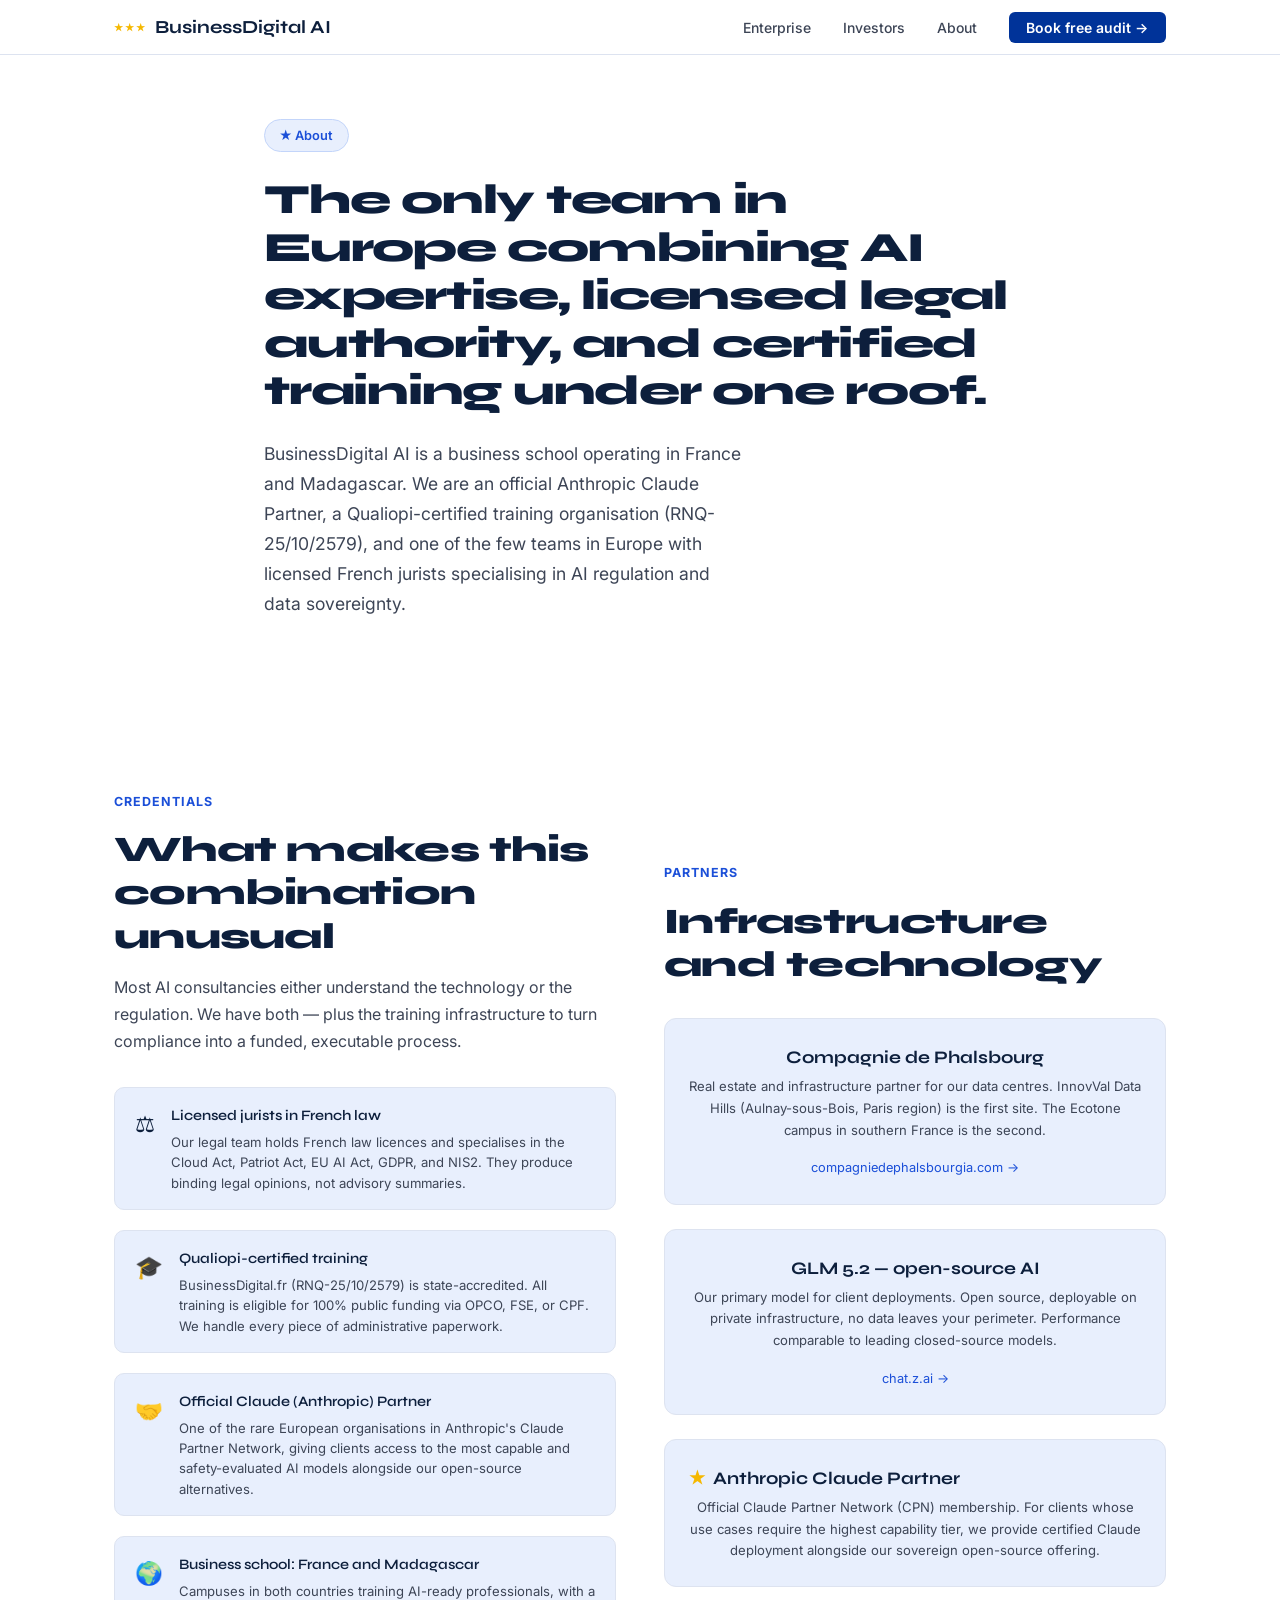
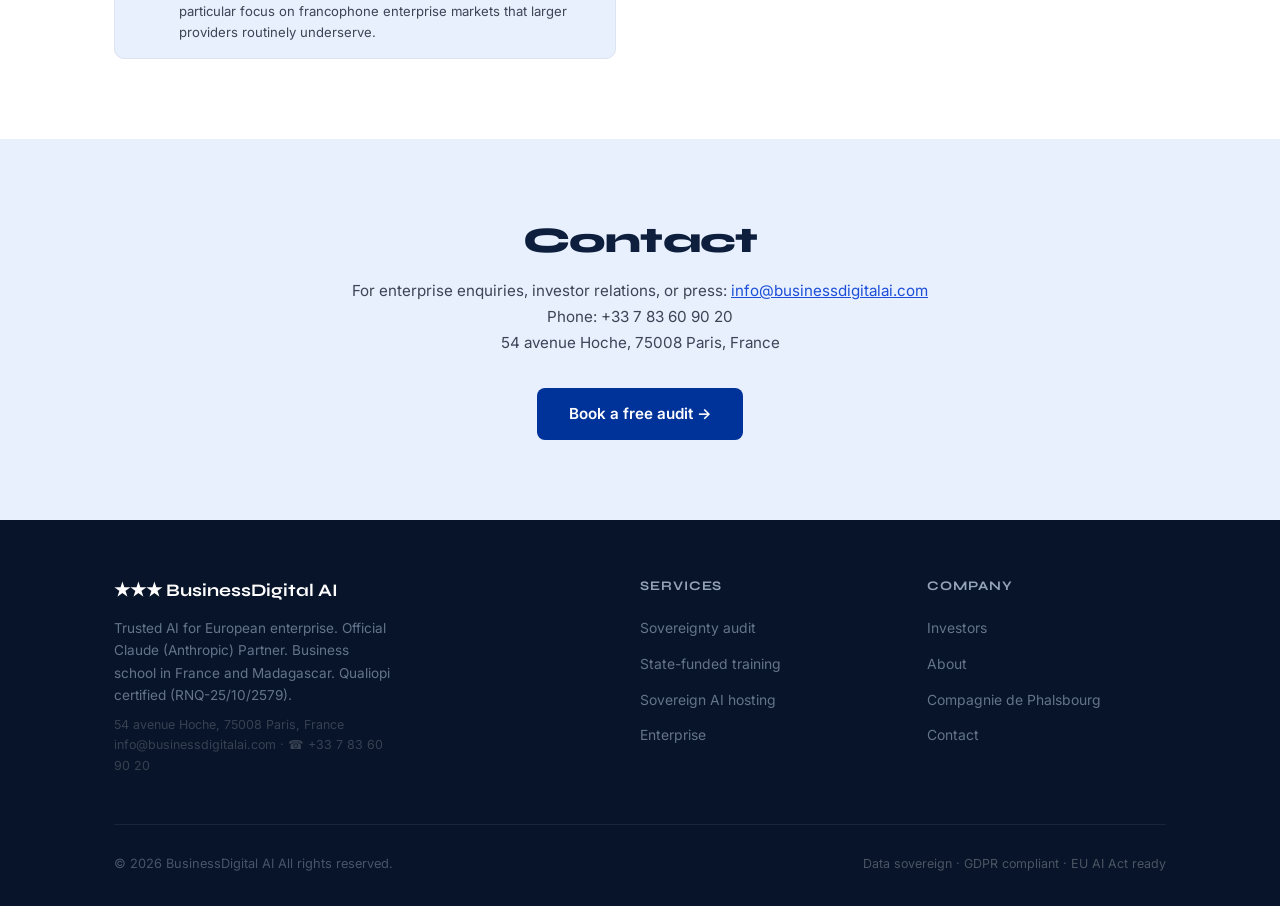
<file: about/index.html>
<!DOCTYPE html>
<html lang="en">
<head>
<meta charset="UTF-8">
<meta name="viewport" content="width=device-width, initial-scale=1.0">
<title>About — BusinessDigital AI | Official Claude Partner & AI Business School</title>
<meta name="description" content="BusinessDigital AI is an official Anthropic Claude partner and Qualiopi-certified business school operating in France and Madagascar. We combine AI education, French legal expertise, and sovereign open-source infrastructure.">
<meta property="og:title" content="About — BusinessDigital AI | Official Claude Partner & AI Business School">
<meta property="og:description" content="BusinessDigital AI is an official Anthropic Claude partner and Qualiopi-certified business school operating in France and Madagascar. We combine AI education, French legal expertise, and sovereign open-source infrastructure.">
<meta property="og:type" content="website">
<meta property="og:url" content="https://businessdigitalai.com/about">
<meta name="robots" content="index, follow">
<link rel="canonical" href="https://businessdigitalai.com/about">
<link rel="preconnect" href="https://fonts.googleapis.com">
<link rel="preconnect" href="https://fonts.gstatic.com" crossorigin>
<link href="https://fonts.googleapis.com/css2?family=Syne:wght@400;600;700;800&family=Inter:wght@300;400;500;600&display=swap" rel="stylesheet">
<link rel="stylesheet" href="/shared.css">
</head>
<body>
<nav>
  <div class="container">
    <div class="nav-inner">
      <a href="/" class="nav-logo"><span class="eu-flag"><span class="star">★</span><span class="star">★</span><span class="star">★</span></span> BusinessDigital AI</a>
      <ul class="nav-links">
        <li><a href="/enterprise">Enterprise</a></li>
        <li><a href="/investors">Investors</a></li>
        <li><a href="/about">About</a></li>
        <li><a href="/audit-form" class="nav-cta">Book free audit →</a></li>
      </ul>
    </div>
  </div>
</nav>

<section class="hero" style="padding:4rem 0 3rem">
  <div class="container" style="max-width:800px">
    <span class="hero-eyebrow">★ About</span>
    <h1 style="font-size:2.6rem;line-height:1.15">The only team in Europe combining AI expertise, licensed legal authority, and certified training under one roof.</h1>
    <p class="hero-sub">BusinessDigital AI is a business school operating in France and Madagascar. We are an official Anthropic Claude Partner, a Qualiopi-certified training organisation (RNQ-25/10/2579), and one of the few teams in Europe with licensed French jurists specialising in AI regulation and data sovereignty.</p>
  </div>
</section>

<section class="section section--white">
  <div class="container">
    <div class="why-grid">
      <div>
        <span class="section-label">Credentials</span>
        <h2 class="section-h2">What makes this combination unusual</h2>
        <p class="section-sub" style="margin-top:1rem">Most AI consultancies either understand the technology or the regulation. We have both — plus the training infrastructure to turn compliance into a funded, executable process.</p>
        <div class="credential-list">
          <div class="credential" style="background:var(--sky);border-color:var(--border)">
            <span class="credential-icon" style="font-size:1.4rem">⚖️</span>
            <div><h4 style="color:var(--navy)">Licensed jurists in French law</h4><p style="color:var(--body)">Our legal team holds French law licences and specialises in the Cloud Act, Patriot Act, EU AI Act, GDPR, and NIS2. They produce binding legal opinions, not advisory summaries.</p></div>
          </div>
          <div class="credential" style="background:var(--sky);border-color:var(--border)">
            <span class="credential-icon" style="font-size:1.4rem">🎓</span>
            <div><h4 style="color:var(--navy)">Qualiopi-certified training</h4><p style="color:var(--body)">BusinessDigital.fr (RNQ-25/10/2579) is state-accredited. All training is eligible for 100% public funding via OPCO, FSE, or CPF. We handle every piece of administrative paperwork.</p></div>
          </div>
          <div class="credential" style="background:var(--sky);border-color:var(--border)">
            <span class="credential-icon" style="font-size:1.4rem">🤝</span>
            <div><h4 style="color:var(--navy)">Official Claude (Anthropic) Partner</h4><p style="color:var(--body)">One of the rare European organisations in Anthropic's Claude Partner Network, giving clients access to the most capable and safety-evaluated AI models alongside our open-source alternatives.</p></div>
          </div>
          <div class="credential" style="background:var(--sky);border-color:var(--border)">
            <span class="credential-icon" style="font-size:1.4rem">🌍</span>
            <div><h4 style="color:var(--navy)">Business school: France and Madagascar</h4><p style="color:var(--body)">Campuses in both countries training AI-ready professionals, with a particular focus on francophone enterprise markets that larger providers routinely underserve.</p></div>
          </div>
        </div>
      </div>
      <div>
        <span class="section-label">Partners</span>
        <h2 class="section-h2">Infrastructure and technology</h2>
        <div class="partner-logos" style="margin-top:2rem">
          <div class="partner-logo-card" style="background:var(--sky);border-color:var(--border)">
            <div class="partner-name" style="color:var(--navy)">Compagnie de Phalsbourg</div>
            <div class="partner-desc" style="color:var(--body)">Real estate and infrastructure partner for our data centres. InnovVal Data Hills (Aulnay-sous-Bois, Paris region) is the first site. The Ecotone campus in southern France is the second.</div>
            <a href="https://compagniedephalsbourgia.com" style="display:inline-block;margin-top:1rem;font-size:.8rem;color:var(--cobalt);text-decoration:none">compagniedephalsbourgia.com →</a>
          </div>
          <div class="partner-logo-card" style="background:var(--sky);border-color:var(--border)">
            <div class="partner-name" style="color:var(--navy)">GLM 5.2 — open-source AI</div>
            <div class="partner-desc" style="color:var(--body)">Our primary model for client deployments. Open source, deployable on private infrastructure, no data leaves your perimeter. Performance comparable to leading closed-source models.</div>
            <a href="https://chat.z.ai" target="_blank" style="display:inline-block;margin-top:1rem;font-size:.8rem;color:var(--cobalt);text-decoration:none">chat.z.ai →</a>
          </div>
          <div class="partner-logo-card" style="background:var(--sky);border-color:var(--border)">
            <div class="partner-name" style="color:var(--navy);display:flex;align-items:center;gap:.5rem"><span style="color:var(--eu-gold)">★</span> Anthropic Claude Partner</div>
            <div class="partner-desc" style="color:var(--body)">Official Claude Partner Network (CPN) membership. For clients whose use cases require the highest capability tier, we provide certified Claude deployment alongside our sovereign open-source offering.</div>
          </div>
        </div>
      </div>
    </div>
  </div>
</section>

<section class="section section--sky">
  <div class="container" style="max-width:700px;text-align:center">
    <h2 class="section-h2">Contact</h2>
    <p style="margin-top:1rem;font-size:.95rem;color:var(--body);line-height:1.7">For enterprise enquiries, investor relations, or press: <a href="mailto:info@businessdigitalai.com" style="color:var(--cobalt)">info@businessdigitalai.com</a><br>Phone: +33 7 83 60 90 20<br>54 avenue Hoche, 75008 Paris, France</p>
    <div style="margin-top:2rem"><a href="/audit-form" class="btn-primary">Book a free audit →</a></div>
  </div>
</section>

<footer>
  <div class="container">
    <div class="footer-inner">
      <div class="footer-brand">
        <div style="font-family:'Syne',sans-serif;font-weight:700;color:white;font-size:1.1rem">★★★ BusinessDigital AI</div>
        <p>Trusted AI for European enterprise. Official Claude (Anthropic) Partner. Business school in France and Madagascar. Qualiopi certified (RNQ-25/10/2579).</p>
        <p style="margin-top:.5rem;font-size:.78rem;color:#374151">54 avenue Hoche, 75008 Paris, France<br>info@businessdigitalai.com · ☎ +33 7 83 60 90 20</p>
      </div>
      <div class="footer-col">
        <h4>Services</h4>
        <ul>
          <li><a href="/enterprise">Sovereignty audit</a></li>
          <li><a href="/enterprise">State-funded training</a></li>
          <li><a href="/enterprise">Sovereign AI hosting</a></li>
          <li><a href="/enterprise">Enterprise</a></li>
        </ul>
      </div>
      <div class="footer-col">
        <h4>Company</h4>
        <ul>
          <li><a href="/investors">Investors</a></li>
          <li><a href="/about">About</a></li>
          <li><a href="https://compagniedephalsbourgia.com" target="_blank">Compagnie de Phalsbourg</a></li>
          <li><a href="mailto:info@businessdigitalai.com">Contact</a></li>
        </ul>
      </div>
    </div>
    <div class="footer-bottom">
      <p>© 2026 BusinessDigital AI All rights reserved.</p>
      <p style="color:#4b5563;font-size:.78rem">Data sovereign · GDPR compliant · EU AI Act ready</p>
    </div>
  </div>
</footer>
</body></html>
</file>
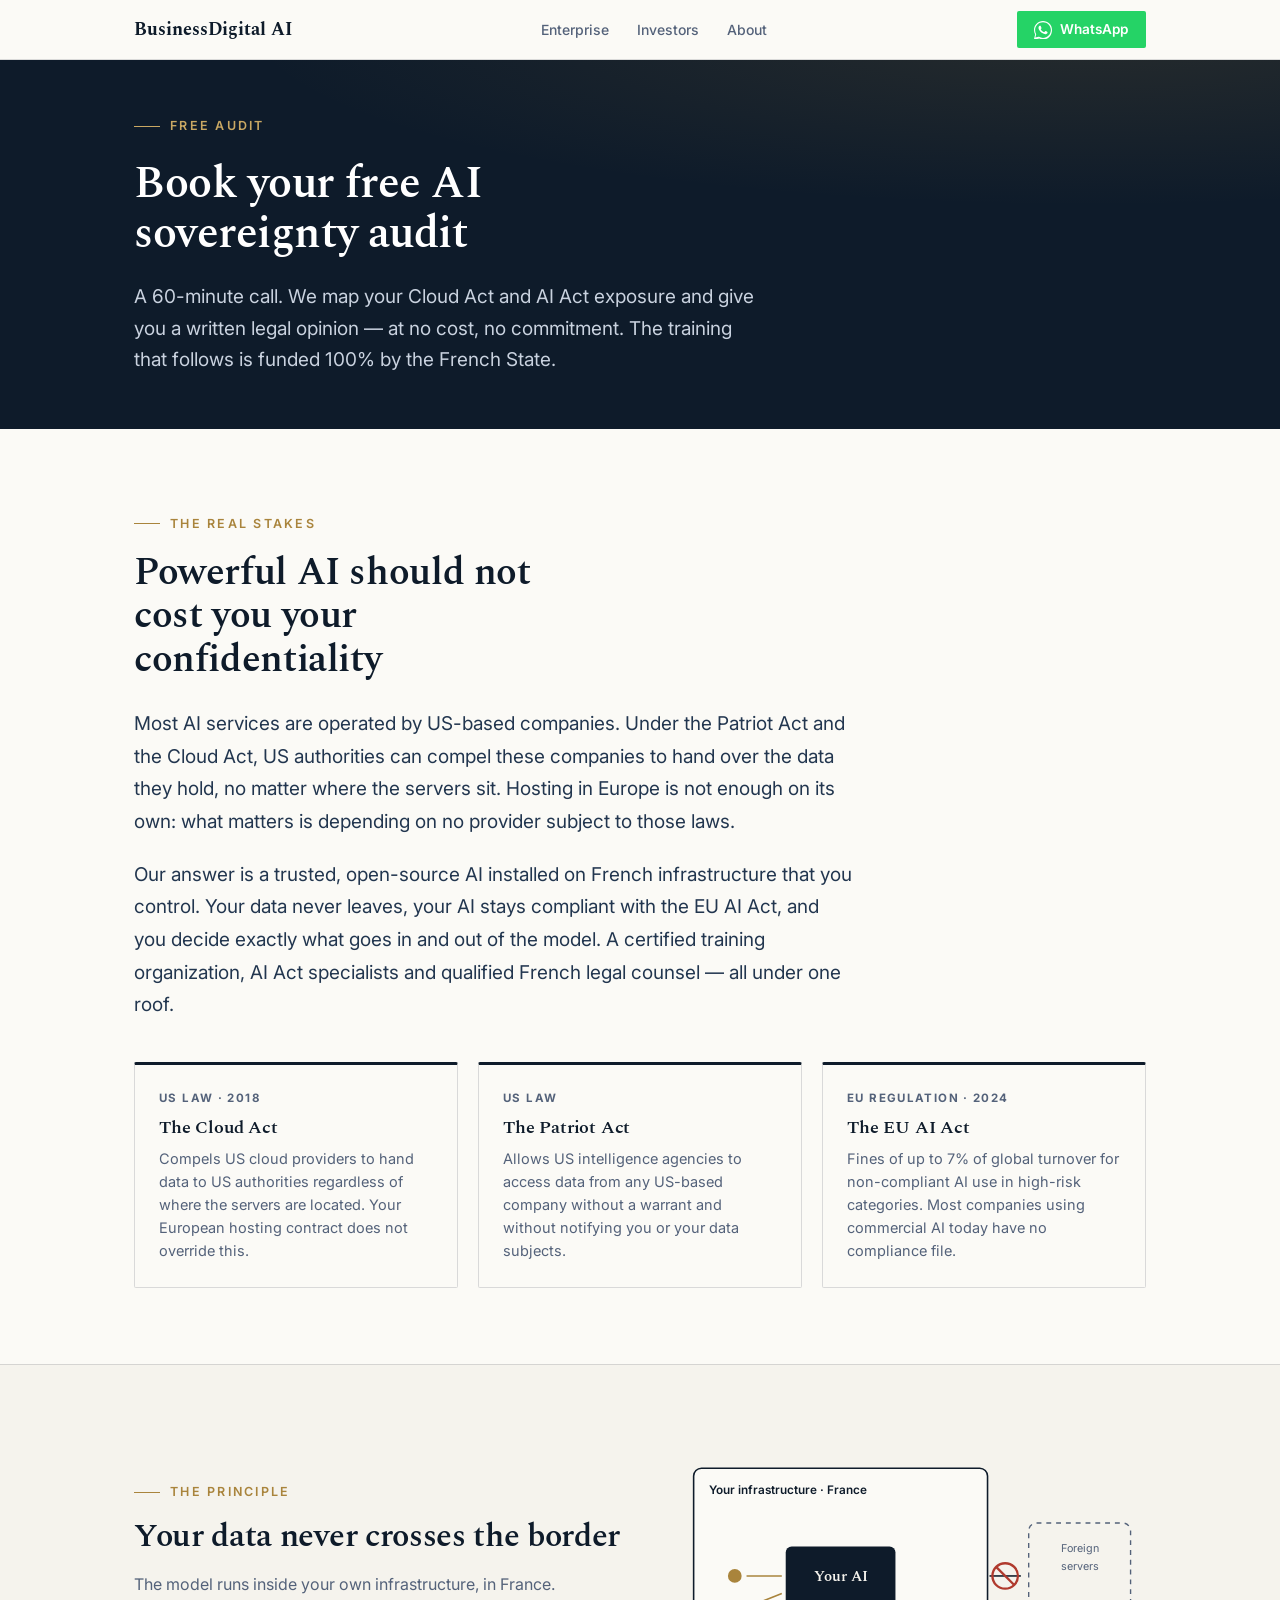
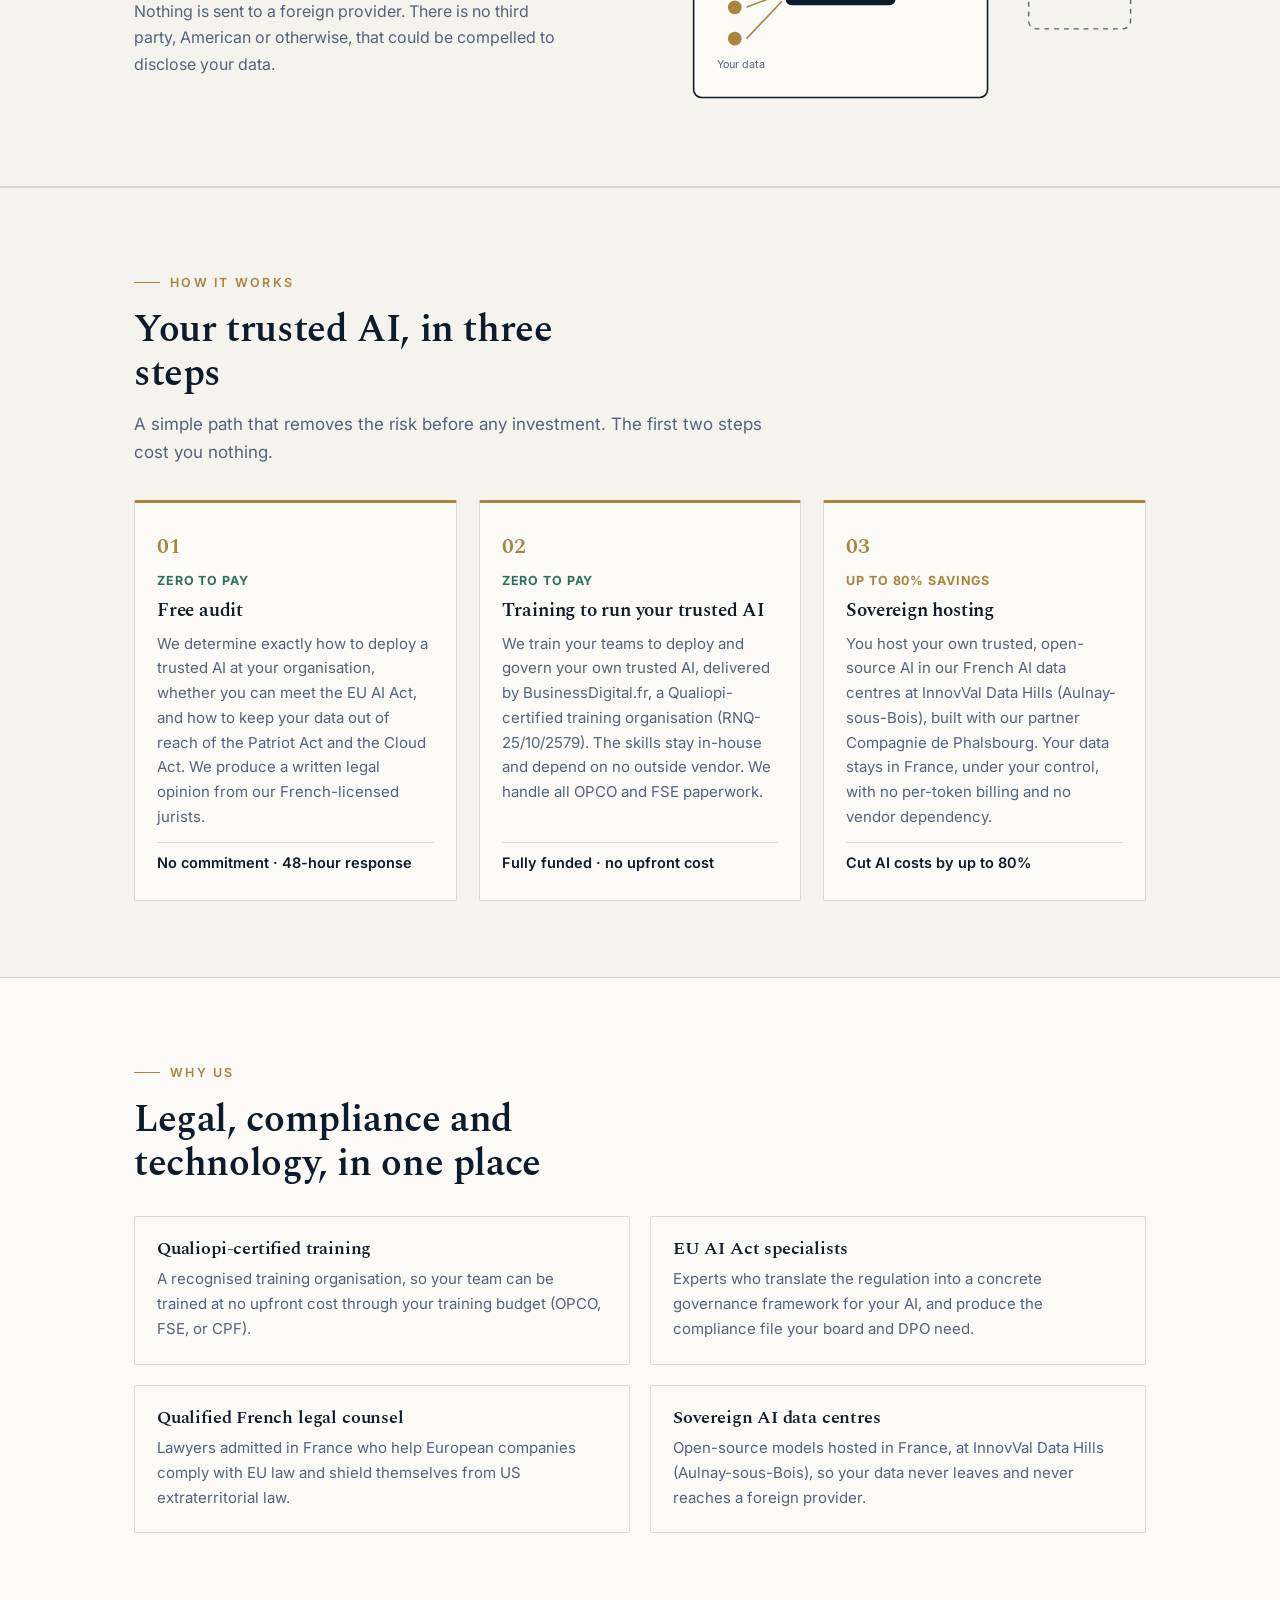
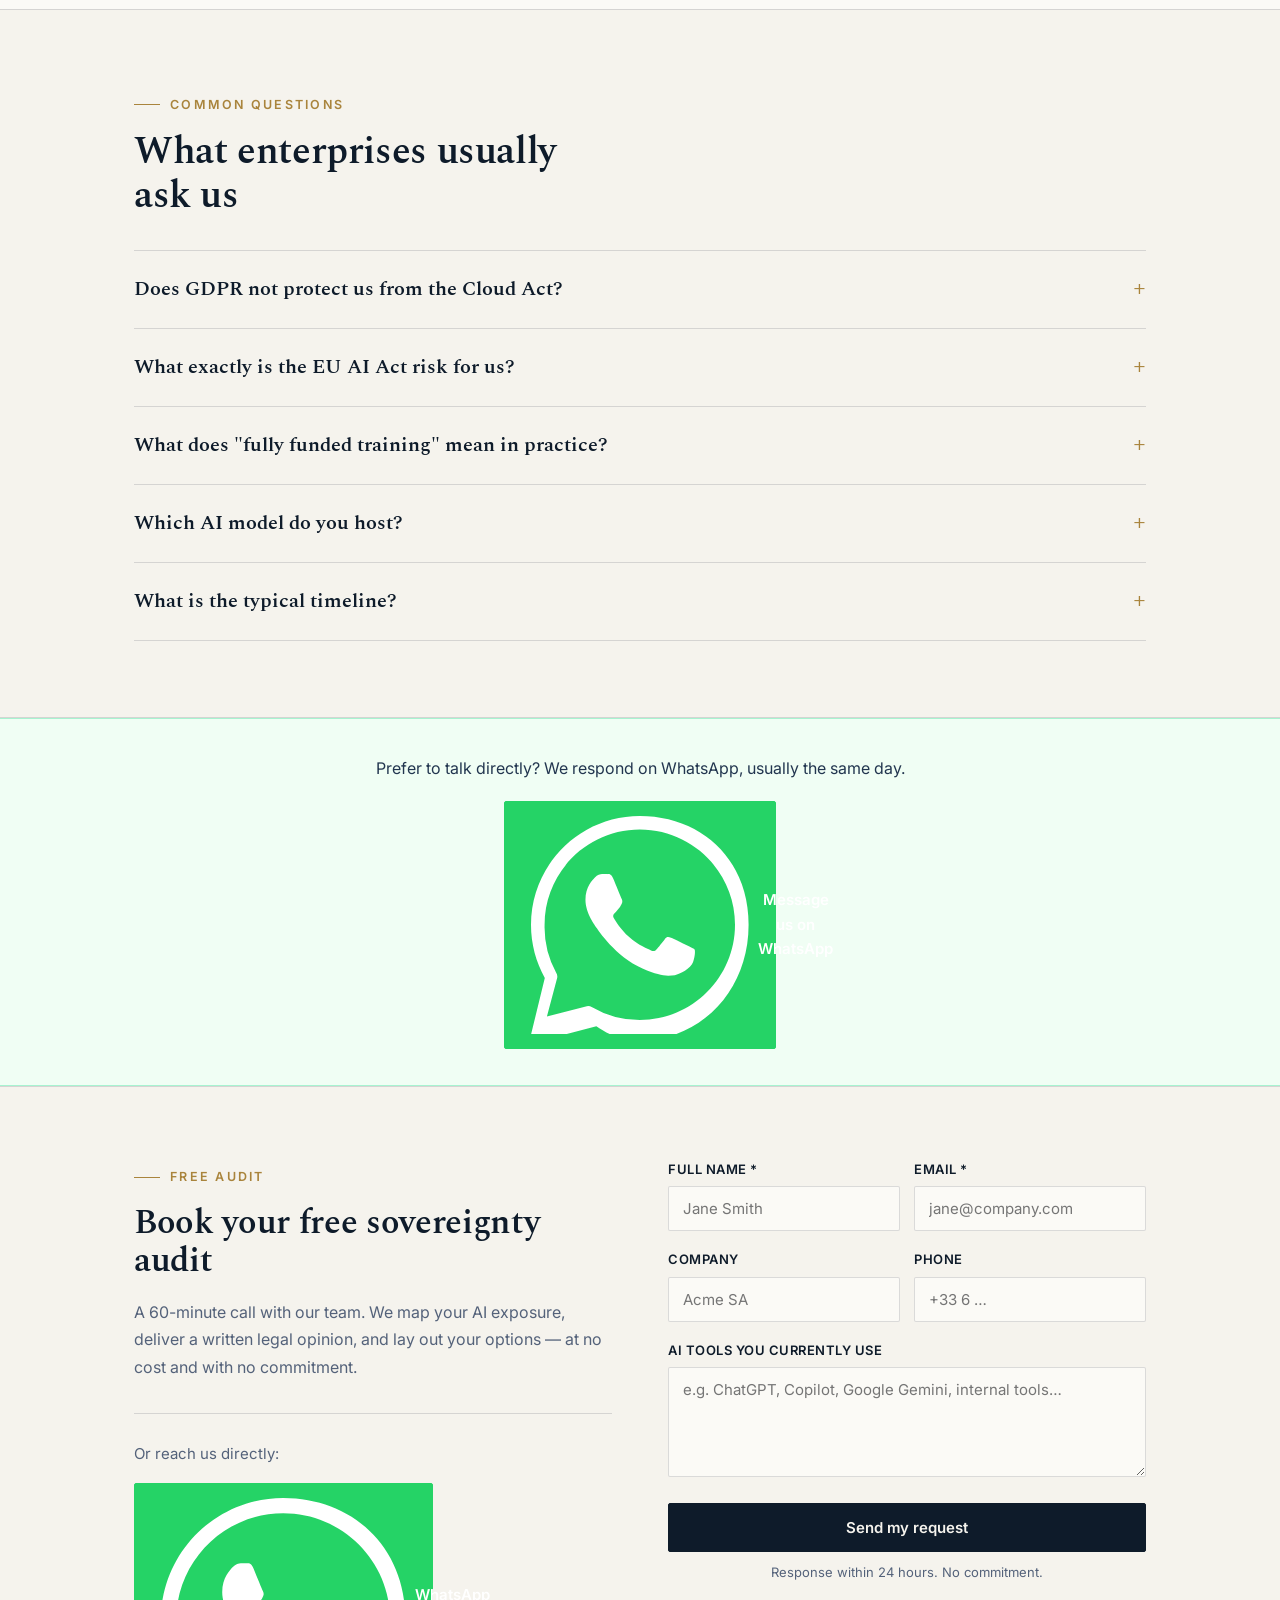
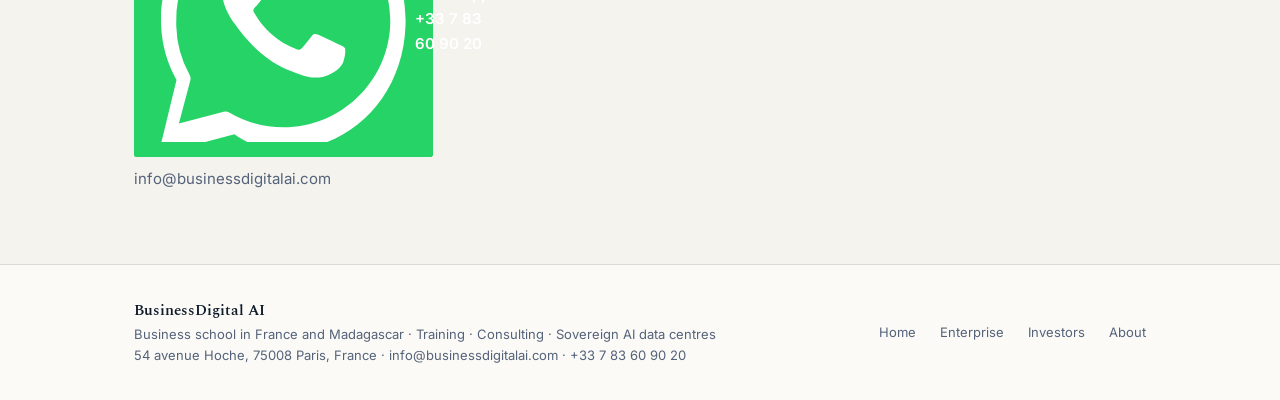
<file: audit-form/index.html>
<!DOCTYPE html>
<html lang="en">
<head>
<meta charset="utf-8">
<meta name="viewport" content="width=device-width, initial-scale=1">
<title>Free AI sovereignty audit — BusinessDigital AI</title>
<meta name="description" content="Book a free 60-minute call with our team. We assess your Cloud Act, Patriot Act and EU AI Act exposure and provide a written legal opinion at no cost.">
<link rel="canonical" href="https://businessdigitalai.com/audit-form">
<meta property="og:title" content="Free AI sovereignty audit — BusinessDigital AI">
<meta property="og:description" content="Free audit, state-funded training, open-source AI hosted on French soil. Cloud Act and EU AI Act compliant.">
<link rel="preconnect" href="https://fonts.googleapis.com">
<link rel="preconnect" href="https://fonts.gstatic.com" crossorigin>
<link href="https://fonts.googleapis.com/css2?family=Spectral:ital,wght@0,400;0,500;0,600;0,700;1,400&family=Inter:wght@400;500;600&display=swap" rel="stylesheet">
<style>
:root{--ink:#0E1B2A;--ink-2:#16283D;--ink-soft:#22364F;--ivory:#F5F3ED;--ivory-2:#EFEBE1;--brass:#A9843C;--brass-soft:#C9A863;--paper:#FBFAF6;--line:rgba(14,27,42,.14);--muted:#54627A;--ok:#2F6F5E;--wa:#25D366}
*{box-sizing:border-box;margin:0;padding:0}
body{font-family:'Inter',system-ui,sans-serif;color:var(--ink);background:var(--paper);line-height:1.65;-webkit-font-smoothing:antialiased}
h1,h2,h3{font-family:'Spectral',Georgia,serif;font-weight:600;line-height:1.14;letter-spacing:-.01em}
.wrap{max-width:1060px;margin:0 auto;padding:0 24px}
.eyebrow{font-size:12.5px;letter-spacing:.18em;text-transform:uppercase;font-weight:600;color:var(--brass);display:inline-flex;align-items:center;gap:10px}
.eyebrow::before{content:"";width:26px;height:1px;background:var(--brass)}
a{color:inherit}.inl{text-decoration:none;border-bottom:1px solid var(--brass)}

/* Nav */
nav{background:var(--paper);border-bottom:1px solid var(--line);position:sticky;top:0;z-index:100;padding:.7rem 0}
.nav-in{display:flex;align-items:center;justify-content:space-between;gap:1rem}
.nav-logo{font-family:'Spectral',serif;font-weight:700;font-size:1.1rem;color:var(--ink);text-decoration:none}
.nav-links{display:flex;align-items:center;gap:1.75rem;list-style:none}
.nav-links a{text-decoration:none;font-size:.875rem;font-weight:500;color:var(--muted)}
.nav-links a:hover{color:var(--ink)}
.nav-wa{display:inline-flex;align-items:center;gap:.5rem;background:var(--wa);color:#fff;padding:.45rem 1.1rem;border-radius:2px;font-weight:600;font-size:.85rem;text-decoration:none}
.nav-wa:hover{background:#1ebe5d}

/* Buttons */
.btn{display:inline-block;font-weight:600;font-size:15px;padding:14px 26px;border-radius:2px;text-decoration:none;transition:.18s ease;border:1px solid transparent;cursor:pointer;font-family:inherit}
.btn-dark{background:var(--ink);color:var(--ivory);border-color:var(--ink)}.btn-dark:hover{background:var(--ink-2)}
.btn-ghost{background:transparent;color:var(--ink);border-color:var(--line)}.btn-ghost:hover{border-color:var(--ink)}
.btn-brass{background:var(--brass);color:#1a1206;border-color:var(--brass)}.btn-brass:hover{background:var(--brass-soft)}
.btn-wa{background:var(--wa);color:#fff;border-color:var(--wa);display:inline-flex;align-items:center;gap:.6rem}.btn-wa:hover{background:#1ebe5d}
.btn-wa svg{flex-shrink:0}

/* Hero */
.hero{background:var(--ink);color:var(--ivory);position:relative;overflow:hidden}
.hero::after{content:"";position:absolute;inset:0;background:radial-gradient(120% 90% at 85% -10%,rgba(169,132,60,.16),transparent 55%);pointer-events:none}
.hero .wrap{padding:70px 24px 78px;position:relative;z-index:1}
.hero .eyebrow{color:var(--brass-soft)}.hero .eyebrow::before{background:var(--brass-soft)}
.hero h1{font-size:clamp(33px,5.1vw,54px);margin:22px 0 0;max-width:15ch;color:#fff}
.hero p.lead{font-size:clamp(16.5px,2.1vw,19px);color:#C9D2DF;max-width:52ch;margin:22px 0 34px}
.cta-row{display:flex;gap:14px;flex-wrap:wrap}
.hero .btn-ghost{color:var(--ivory);border-color:rgba(245,243,237,.3)}.hero .btn-ghost:hover{border-color:var(--ivory)}
.trust{margin-top:40px;padding-top:26px;border-top:1px solid rgba(245,243,237,.14);display:flex;flex-wrap:wrap;gap:26px 40px;font-size:13.5px;color:#9FB0C4}
.trust b{color:#E7ECF3;font-weight:600}

/* Sections */
.sec{padding:76px 0}
.sec h2{font-size:clamp(26px,3.6vw,38px);max-width:22ch}
.lede{font-size:19px;color:var(--ink-soft);max-width:60ch;line-height:1.72;margin-top:26px}
.lede+.lede{margin-top:20px}

/* Diagram */
.diagram{background:var(--ivory);border-top:1px solid var(--line);border-bottom:1px solid var(--line)}
.diagram .wrap{padding:64px 24px;display:grid;grid-template-columns:1.05fr 1fr;gap:48px;align-items:center}
.diagram h2{font-size:clamp(24px,3.2vw,32px)}
.diagram p{color:var(--muted);margin:16px 0 0;max-width:44ch}
svg{width:100%;height:auto;display:block}

/* Steps grid */
.journey{background:var(--ivory);border-top:1px solid var(--line);border-bottom:1px solid var(--line)}
.jgrid{display:grid;grid-template-columns:repeat(3,1fr);gap:22px;margin-top:34px}
.jcard{background:var(--paper);border:1px solid var(--line);border-top:3px solid var(--brass);border-radius:2px;padding:26px 22px;display:flex;flex-direction:column}
.jcard .num{font-family:'Spectral',serif;font-size:22px;color:var(--brass);font-weight:600;margin-bottom:6px}
.jcard .zero{font-size:12.5px;font-weight:700;color:var(--ok);text-transform:uppercase;letter-spacing:.07em;margin-bottom:8px}
.jcard h3{font-size:19px;margin-bottom:10px}
.jcard p{color:var(--muted);font-size:15px;margin:0 0 12px;flex:1}
.jcard .hi{font-size:14.5px;color:var(--ink);font-weight:600;margin-top:auto;padding-top:8px;border-top:1px solid var(--line)}

/* Pills (why us) */
.pillars{display:grid;grid-template-columns:repeat(2,1fr);gap:20px;margin-top:30px}
.pill{border:1px solid var(--line);border-radius:2px;padding:22px;background:var(--paper)}
.pill h3{font-family:'Spectral',serif;font-size:18px;margin-bottom:8px}
.pill p{color:var(--muted);font-size:15px}

/* Risk cards */
.risk-grid{display:grid;grid-template-columns:repeat(3,1fr);gap:20px;margin-top:30px}
.risk-card{border:1px solid var(--line);border-top:3px solid var(--ink);border-radius:2px;padding:24px}
.risk-label{font-size:11.5px;letter-spacing:.12em;text-transform:uppercase;font-weight:700;color:var(--muted);margin-bottom:10px}
.risk-card h3{font-family:'Spectral',serif;font-size:18px;margin-bottom:8px}
.risk-card p{color:var(--muted);font-size:14.5px;line-height:1.6}

/* Band */
.band{background:var(--ink-2);color:var(--ivory)}
.band .wrap{padding:52px 24px;display:flex;gap:30px;align-items:center;flex-wrap:wrap;justify-content:space-between}
.band h2{color:#fff;font-size:clamp(23px,3vw,30px);max-width:24ch}
.band p{color:#C4CEDB;margin:12px 0 0;max-width:46ch}

/* WhatsApp banner */
.wa-banner{background:#f0fef4;border-top:1px solid #a7f3d0;border-bottom:1px solid #a7f3d0;padding:36px 0;text-align:center}
.wa-banner p{font-size:16px;color:var(--ink-soft);margin-bottom:20px}

/* Form */
.form-sec{background:var(--ivory);border-top:1px solid var(--line)}
.form-sec .wrap{padding:72px 24px;display:grid;grid-template-columns:1fr 1fr;gap:56px;align-items:start}
.form-sec h2{font-size:clamp(24px,3.2vw,34px);margin-bottom:18px}
.form-sec p.sub{color:var(--muted);font-size:16px;line-height:1.7;margin-bottom:24px}
.form-group{margin-bottom:18px}
.form-group label{display:block;font-size:13px;font-weight:600;color:var(--ink);margin-bottom:6px;letter-spacing:.04em;text-transform:uppercase}
.form-group input,.form-group textarea,.form-group select{width:100%;padding:12px 14px;border:1px solid var(--line);border-radius:2px;font-size:15px;font-family:inherit;color:var(--ink);background:var(--paper);outline:none;transition:border .15s}
.form-group input:focus,.form-group textarea:focus{border-color:var(--brass)}
.form-group textarea{resize:vertical;min-height:110px}
.form-row{display:grid;grid-template-columns:1fr 1fr;gap:14px}
#form-ok{display:none;background:#f0fef4;border:1px solid #a7f3d0;border-radius:2px;padding:24px;text-align:center}
#form-ok p{color:var(--ok);font-weight:600;font-size:17px}
#form-err{display:none;color:#B03A2E;font-size:14px;margin-bottom:12px;background:#fef2f2;padding:10px 14px;border-radius:2px;border:1px solid #fca5a5}
.contact-alt{margin-top:32px;padding-top:28px;border-top:1px solid var(--line)}
.contact-alt p{color:var(--muted);font-size:15px;margin-bottom:16px}

/* FAQ */
.faq-list details{border-top:1px solid var(--line);padding:22px 0}
.faq-list details:last-of-type{border-bottom:1px solid var(--line)}
.faq-list summary{font-family:'Spectral',serif;font-size:20px;font-weight:600;cursor:pointer;list-style:none;display:flex;justify-content:space-between;gap:20px;align-items:baseline}
.faq-list summary::-webkit-details-marker{display:none}
.faq-list summary::after{content:"+";color:var(--brass);font-size:24px;line-height:1}
.faq-list details[open] summary::after{content:"–"}
.faq-list p{color:var(--muted);margin:14px 0 0;max-width:64ch;font-size:16px;line-height:1.7}

/* Footer */
footer{background:var(--paper);border-top:1px solid var(--line);font-size:13px;color:var(--muted)}
footer .wrap{padding:34px 24px;display:flex;justify-content:space-between;gap:20px;flex-wrap:wrap;align-items:center}
footer b{color:var(--ink);font-weight:600;font-family:'Spectral',serif;font-size:15px}
.foot-links{display:flex;gap:1.5rem;flex-wrap:wrap}
.foot-links a{text-decoration:none;color:var(--muted)}.foot-links a:hover{color:var(--ink)}

@media(max-width:760px){
  .jgrid,.pillars,.risk-grid,.form-row{grid-template-columns:1fr}
  .diagram .wrap,.form-sec .wrap{grid-template-columns:1fr;gap:32px}
  .band .wrap{flex-direction:column;align-items:flex-start}
  .sec{padding:56px 0}
  .nav-links{display:none}
}
</style>
</head>
<body>

<nav>
  <div class="wrap">
    <div class="nav-in">
      <a href="/" class="nav-logo">BusinessDigital AI</a>
      <ul class="nav-links">
        <li><a href="/enterprise">Enterprise</a></li>
        <li><a href="/investors">Investors</a></li>
        <li><a href="/about">About</a></li>
      </ul>
      <a href="https://wa.me/33783609020" class="nav-wa" target="_blank" rel="noopener">
        <svg width="18" height="18" viewBox="0 0 24 24" fill="currentColor"><path d="M17.472 14.382c-.297-.149-1.758-.867-2.03-.967-.273-.099-.471-.148-.67.15-.197.297-.767.966-.94 1.164-.173.199-.347.223-.644.075-.297-.15-1.255-.463-2.39-1.475-.883-.788-1.48-1.761-1.653-2.059-.173-.297-.018-.458.13-.606.134-.133.298-.347.446-.52.149-.174.198-.298.298-.497.099-.198.05-.371-.025-.52-.075-.149-.669-1.612-.916-2.207-.242-.579-.487-.5-.669-.51-.173-.008-.371-.01-.57-.01-.198 0-.52.074-.792.372-.272.297-1.04 1.016-1.04 2.479 0 1.462 1.065 2.875 1.213 3.074.149.198 2.096 3.2 5.077 4.487.709.306 1.262.489 1.694.625.712.227 1.36.195 1.871.118.571-.085 1.758-.719 2.006-1.413.248-.694.248-1.289.173-1.413-.074-.124-.272-.198-.57-.347z"/><path d="M12 0C5.373 0 0 5.373 0 12c0 2.126.554 4.122 1.522 5.855L.057 23.882a.75.75 0 0 0 .92.939l6.23-1.63C8.915 24.383 10.41 24.75 12 24.75 18.627 24.75 24 19.377 24 12S18.627 0 12 0zm0 22.5a10.458 10.458 0 0 1-5.31-1.445.75.75 0 0 0-.534-.08l-4.4 1.152 1.12-4.229a.75.75 0 0 0-.1-.604A10.414 10.414 0 0 1 1.5 12C1.5 6.201 6.201 1.5 12 1.5S22.5 6.201 22.5 12 17.799 22.5 12 22.5z"/></svg>
        WhatsApp
      </a>
    </div>
  </div>
</nav>

<header class="hero" style="padding:0">
  <div class="wrap" style="padding:48px 24px 54px">
    <span class="eyebrow">Free audit</span>
    <h1 style="font-size:clamp(28px,4vw,44px)">Book your free AI sovereignty audit</h1>
    <p class="lead" style="margin-bottom:0">A 60-minute call. We map your Cloud Act and AI Act exposure and give you a written legal opinion — at no cost, no commitment. The training that follows is funded 100% by the French State.</p>
  </div>
</header>

<section class="sec">
  <div class="wrap">
    <span class="eyebrow">The real stakes</span>
    <h2 style="margin-top:18px">Powerful AI should not cost you your confidentiality</h2>
    <p class="lede">Most AI services are operated by US-based companies. Under the Patriot Act and the Cloud Act, US authorities can compel these companies to hand over the data they hold, no matter where the servers sit. Hosting in Europe is not enough on its own: what matters is depending on no provider subject to those laws.</p>
    <p class="lede">Our answer is a trusted, open-source AI installed on French infrastructure that you control. Your data never leaves, your AI stays compliant with the EU AI Act, and you decide exactly what goes in and out of the model. A certified training organization, AI Act specialists and qualified French legal counsel — all under one roof.</p>
    <div class="risk-grid" style="margin-top:40px">
      <div class="risk-card">
        <div class="risk-label">US Law · 2018</div>
        <h3>The Cloud Act</h3>
        <p>Compels US cloud providers to hand data to US authorities regardless of where the servers are located. Your European hosting contract does not override this.</p>
      </div>
      <div class="risk-card">
        <div class="risk-label">US Law</div>
        <h3>The Patriot Act</h3>
        <p>Allows US intelligence agencies to access data from any US-based company without a warrant and without notifying you or your data subjects.</p>
      </div>
      <div class="risk-card">
        <div class="risk-label">EU Regulation · 2024</div>
        <h3>The EU AI Act</h3>
        <p>Fines of up to 7% of global turnover for non-compliant AI use in high-risk categories. Most companies using commercial AI today have no compliance file.</p>
      </div>
    </div>
  </div>
</section>

<section class="diagram">
  <div class="wrap">
    <div>
      <span class="eyebrow">The principle</span>
      <h2 style="margin-top:16px">Your data never crosses the border</h2>
      <p>The model runs inside your own infrastructure, in France. Nothing is sent to a foreign provider. There is no third party, American or otherwise, that could be compelled to disclose your data.</p>
    </div>
    <div aria-hidden="true">
      <svg viewBox="0 0 480 300" xmlns="http://www.w3.org/2000/svg">
        <rect x="18" y="40" width="300" height="234" rx="8" fill="#FBFAF6" stroke="#0E1B2A" stroke-width="1.6"/>
        <text x="34" y="66" font-family="Inter,sans-serif" font-size="12" fill="#0E1B2A" font-weight="600">Your infrastructure · France</text>
        <rect x="112" y="120" width="112" height="60" rx="6" fill="#0E1B2A"/>
        <text x="168" y="155" text-anchor="middle" font-family="Spectral,serif" font-size="15" fill="#F5F3ED" font-weight="600">Your AI</text>
        <circle cx="60" cy="150" r="7" fill="#A9843C"/><circle cx="60" cy="182" r="7" fill="#A9843C"/><circle cx="60" cy="214" r="7" fill="#A9843C"/>
        <text x="42" y="244" font-family="Inter,sans-serif" font-size="11" fill="#54627A">Your data</text>
        <line x1="72" y1="150" x2="108" y2="150" stroke="#A9843C" stroke-width="1.6"/>
        <line x1="72" y1="182" x2="108" y2="168" stroke="#A9843C" stroke-width="1.6"/>
        <line x1="72" y1="214" x2="108" y2="176" stroke="#A9843C" stroke-width="1.6"/>
        <rect x="360" y="96" width="104" height="108" rx="8" fill="none" stroke="#54627A" stroke-width="1.4" stroke-dasharray="5 5"/>
        <text x="412" y="126" text-anchor="middle" font-family="Inter,sans-serif" font-size="11" fill="#54627A">Foreign</text>
        <text x="412" y="144" text-anchor="middle" font-family="Inter,sans-serif" font-size="11" fill="#54627A">servers</text>
        <line x1="320" y1="150" x2="352" y2="150" stroke="#0E1B2A" stroke-width="1.6"/>
        <circle cx="336" cy="150" r="13" fill="none" stroke="#B03A2E" stroke-width="2.4"/>
        <line x1="327" y1="141" x2="345" y2="159" stroke="#B03A2E" stroke-width="2.4"/>
      </svg>
    </div>
  </div>
</section>

<section class="sec journey" id="steps">
  <div class="wrap">
    <span class="eyebrow">How it works</span>
    <h2 style="margin-top:16px">Your trusted AI, in three steps</h2>
    <p style="color:var(--muted);font-size:17px;margin-top:14px;max-width:58ch">A simple path that removes the risk before any investment. The first two steps cost you nothing.</p>
    <div class="jgrid">
      <div class="jcard">
        <div class="num">01</div>
        <div class="zero">Zero to pay</div>
        <h3>Free audit</h3>
        <p>We determine exactly how to deploy a trusted AI at your organisation, whether you can meet the EU AI Act, and how to keep your data out of reach of the Patriot Act and the Cloud Act. We produce a written legal opinion from our French-licensed jurists.</p>
        <div class="hi">No commitment · 48-hour response</div>
      </div>
      <div class="jcard">
        <div class="num">02</div>
        <div class="zero">Zero to pay</div>
        <h3>Training to run your trusted AI</h3>
        <p>We train your teams to deploy and govern your own trusted AI, delivered by BusinessDigital.fr, a Qualiopi-certified training organisation (RNQ-25/10/2579). The skills stay in-house and depend on no outside vendor. We handle all OPCO and FSE paperwork.</p>
        <div class="hi">Fully funded · no upfront cost</div>
      </div>
      <div class="jcard">
        <div class="num">03</div>
        <div class="zero" style="color:var(--brass)">Up to 80% savings</div>
        <h3>Sovereign hosting</h3>
        <p>You host your own trusted, open-source AI in our French AI data centres at InnovVal Data Hills (Aulnay-sous-Bois), built with our partner Compagnie de Phalsbourg. Your data stays in France, under your control, with no per-token billing and no vendor dependency.</p>
        <div class="hi">Cut AI costs by up to 80%</div>
      </div>
    </div>
  </div>
</section>

<section class="sec">
  <div class="wrap">
    <span class="eyebrow">Why us</span>
    <h2 style="margin-top:16px">Legal, compliance and technology, in one place</h2>
    <div class="pillars">
      <div class="pill"><h3>Qualiopi-certified training</h3><p>A recognised training organisation, so your team can be trained at no upfront cost through your training budget (OPCO, FSE, or CPF).</p></div>
      <div class="pill"><h3>EU AI Act specialists</h3><p>Experts who translate the regulation into a concrete governance framework for your AI, and produce the compliance file your board and DPO need.</p></div>
      <div class="pill"><h3>Qualified French legal counsel</h3><p>Lawyers admitted in France who help European companies comply with EU law and shield themselves from US extraterritorial law.</p></div>
      <div class="pill"><h3>Sovereign AI data centres</h3><p>Open-source models hosted in France, at InnovVal Data Hills (Aulnay-sous-Bois), so your data never leaves and never reaches a foreign provider.</p></div>
    </div>
  </div>
</section>

<section class="sec" style="background:var(--ivory);border-top:1px solid var(--line);border-bottom:1px solid var(--line)">
  <div class="wrap">
    <span class="eyebrow">Common questions</span>
    <h2 style="margin-top:16px">What enterprises usually ask us</h2>
    <div class="faq-list" style="margin-top:32px">
      <details><summary>Does GDPR not protect us from the Cloud Act?</summary><p>No. The Cloud Act is US law, and it compels US-based companies to hand over data to US authorities regardless of where the servers are and regardless of any EU regulation. GDPR and the Cloud Act operate in different legal orders. Having your data hosted by a US company in Europe gives you GDPR compliance but no Cloud Act protection.</p></details>
      <details><summary>What exactly is the EU AI Act risk for us?</summary><p>Any company using AI in a high-risk category — which includes HR decisions, credit scoring, access to essential services, biometric data, and others — must document their AI system's compliance. Penalties for non-compliance reach 7% of global annual turnover. Most companies currently have no compliance file in place.</p></details>
      <details><summary>What does "fully funded training" mean in practice?</summary><p>French employers contribute to collective training funds (OPCO) throughout the year. Those funds cover certified training programmes. Because BusinessDigital.fr is Qualiopi-certified, your teams can be trained under this scheme at no direct cost to your company. We prepare and submit all the administrative paperwork. The same mechanism is available through the European Social Fund (FSE).</p></details>
      <details><summary>Which AI model do you host?</summary><p>We primarily deploy GLM 5.2 — an open-source model that performs comparably to Google Gemini and close to GPT-4, running entirely on-premises with no data leaving your infrastructure. For clients whose use cases require the highest capability tier, we can also set up Claude (Anthropic) deployments through our official Claude Partner Network membership.</p></details>
      <details><summary>What is the typical timeline?</summary><p>The audit call happens within 48 hours of your request. The written legal opinion follows within a week. The training programme runs over a period set by your teams' availability — typically four to eight weeks. Infrastructure setup for hosting is agreed during the training phase and does not require a separate procurement process.</p></details>
    </div>
  </div>
</section>

<div class="wa-banner">
  <div class="wrap">
    <p>Prefer to talk directly? We respond on WhatsApp, usually the same day.</p>
    <a href="https://wa.me/33783609020" class="btn btn-wa" target="_blank" rel="noopener">
      <svg width="20" height="20" viewBox="0 0 24 24" fill="currentColor"><path d="M17.472 14.382c-.297-.149-1.758-.867-2.03-.967-.273-.099-.471-.148-.67.15-.197.297-.767.966-.94 1.164-.173.199-.347.223-.644.075-.297-.15-1.255-.463-2.39-1.475-.883-.788-1.48-1.761-1.653-2.059-.173-.297-.018-.458.13-.606.134-.133.298-.347.446-.52.149-.174.198-.298.298-.497.099-.198.05-.371-.025-.52-.075-.149-.669-1.612-.916-2.207-.242-.579-.487-.5-.669-.51-.173-.008-.371-.01-.57-.01-.198 0-.52.074-.792.372-.272.297-1.04 1.016-1.04 2.479 0 1.462 1.065 2.875 1.213 3.074.149.198 2.096 3.2 5.077 4.487.709.306 1.262.489 1.694.625.712.227 1.36.195 1.871.118.571-.085 1.758-.719 2.006-1.413.248-.694.248-1.289.173-1.413-.074-.124-.272-.198-.57-.347z"/><path d="M12 0C5.373 0 0 5.373 0 12c0 2.126.554 4.122 1.522 5.855L.057 23.882a.75.75 0 0 0 .92.939l6.23-1.63C8.915 24.383 10.41 24.75 12 24.75 18.627 24.75 24 19.377 24 12S18.627 0 12 0zm0 22.5a10.458 10.458 0 0 1-5.31-1.445.75.75 0 0 0-.534-.08l-4.4 1.152 1.12-4.229a.75.75 0 0 0-.1-.604A10.414 10.414 0 0 1 1.5 12C1.5 6.201 6.201 1.5 12 1.5S22.5 6.201 22.5 12 17.799 22.5 12 22.5z"/></svg>
      Message us on WhatsApp
    </a>
  </div>
</div>

<section class="form-sec" id="contact">
  <div class="wrap">
    <div>
      <span class="eyebrow">Free audit</span>
      <h2 style="margin-top:16px">Book your free sovereignty audit</h2>
      <p class="sub">A 60-minute call with our team. We map your AI exposure, deliver a written legal opinion, and lay out your options — at no cost and with no commitment.</p>
      <div class="contact-alt">
        <p>Or reach us directly:</p>
        <div style="display:flex;flex-direction:column;gap:10px">
          <a href="https://wa.me/33783609020" class="btn btn-wa" target="_blank" rel="noopener" style="width:fit-content">
            <svg width="18" height="18" viewBox="0 0 24 24" fill="currentColor"><path d="M17.472 14.382c-.297-.149-1.758-.867-2.03-.967-.273-.099-.471-.148-.67.15-.197.297-.767.966-.94 1.164-.173.199-.347.223-.644.075-.297-.15-1.255-.463-2.39-1.475-.883-.788-1.48-1.761-1.653-2.059-.173-.297-.018-.458.13-.606.134-.133.298-.347.446-.52.149-.174.198-.298.298-.497.099-.198.05-.371-.025-.52-.075-.149-.669-1.612-.916-2.207-.242-.579-.487-.5-.669-.51-.173-.008-.371-.01-.57-.01-.198 0-.52.074-.792.372-.272.297-1.04 1.016-1.04 2.479 0 1.462 1.065 2.875 1.213 3.074.149.198 2.096 3.2 5.077 4.487.709.306 1.262.489 1.694.625.712.227 1.36.195 1.871.118.571-.085 1.758-.719 2.006-1.413.248-.694.248-1.289.173-1.413-.074-.124-.272-.198-.57-.347z"/><path d="M12 0C5.373 0 0 5.373 0 12c0 2.126.554 4.122 1.522 5.855L.057 23.882a.75.75 0 0 0 .92.939l6.23-1.63C8.915 24.383 10.41 24.75 12 24.75 18.627 24.75 24 19.377 24 12S18.627 0 12 0zm0 22.5a10.458 10.458 0 0 1-5.31-1.445.75.75 0 0 0-.534-.08l-4.4 1.152 1.12-4.229a.75.75 0 0 0-.1-.604A10.414 10.414 0 0 1 1.5 12C1.5 6.201 6.201 1.5 12 1.5S22.5 6.201 22.5 12 17.799 22.5 12 22.5z"/></svg>
            WhatsApp +33 7 83 60 90 20
          </a>
          <a href="mailto:info@businessdigitalai.com" style="font-size:15px;color:var(--muted);text-decoration:none">info@businessdigitalai.com</a>
        </div>
      </div>
    </div>
    <div>
      <div id="form-ok"><p>Request received. We will be in touch within 24 hours.</p></div>
      <form id="audit-form">
        <div class="form-row">
          <div class="form-group"><label>Full name *</label><input name="name" required placeholder="Jane Smith"></div>
          <div class="form-group"><label>Email *</label><input name="email" type="email" required placeholder="jane@company.com"></div>
        </div>
        <div class="form-row">
          <div class="form-group"><label>Company</label><input name="company" placeholder="Acme SA"></div>
          <div class="form-group"><label>Phone</label><input name="phone" placeholder="+33 6 …"></div>
        </div>
        <div class="form-group"><label>AI tools you currently use</label><textarea name="message" placeholder="e.g. ChatGPT, Copilot, Google Gemini, internal tools…"></textarea></div>
        <div id="form-err"></div>
        <button type="submit" class="btn btn-dark" id="form-btn" style="width:100%;justify-content:center">Send my request</button>
        <p style="font-size:13px;color:var(--muted);margin-top:10px;text-align:center">Response within 24 hours. No commitment.</p>
      </form>
    </div>
  </div>
</section>

<footer>
  <div class="wrap">
    <div><b>BusinessDigital AI</b><br>Business school in France and Madagascar · Training · Consulting · Sovereign AI data centres<br>54 avenue Hoche, 75008 Paris, France · info@businessdigitalai.com · +33 7 83 60 90 20</div>
    <div class="foot-links">
      <a href="/">Home</a><a href="/enterprise">Enterprise</a><a href="/investors">Investors</a><a href="/about">About</a>
    </div>
  </div>
</footer>

<script>
document.getElementById('audit-form').addEventListener('submit',async function(e){
  e.preventDefault();
  var btn=document.getElementById('form-btn'),err=document.getElementById('form-err');
  btn.textContent='Sending…';btn.disabled=true;err.style.display='none';
  var data=Object.fromEntries(new FormData(this));
  data._subject_hint='Enterprise audit request';
  try{
    var r=await fetch('https://bxfwxrlfowjhynpdyqof.supabase.co/functions/v1/submit-audit-businessdigitalai',{method:'POST',headers:{'Content-Type':'application/json'},body:JSON.stringify(data)});
    var j=await r.json();
    if(j.ok){this.style.display='none';document.getElementById('form-ok').style.display='block';}
    else{err.textContent='An error occurred. Please contact us on WhatsApp or by email.';err.style.display='block';btn.textContent='Send my request';btn.disabled=false;}
  }catch(ex){err.textContent='Connection error. Please contact us on WhatsApp or by email.';err.style.display='block';btn.textContent='Send my request';btn.disabled=false;}
});
</script>
</body>
</html>
</file>
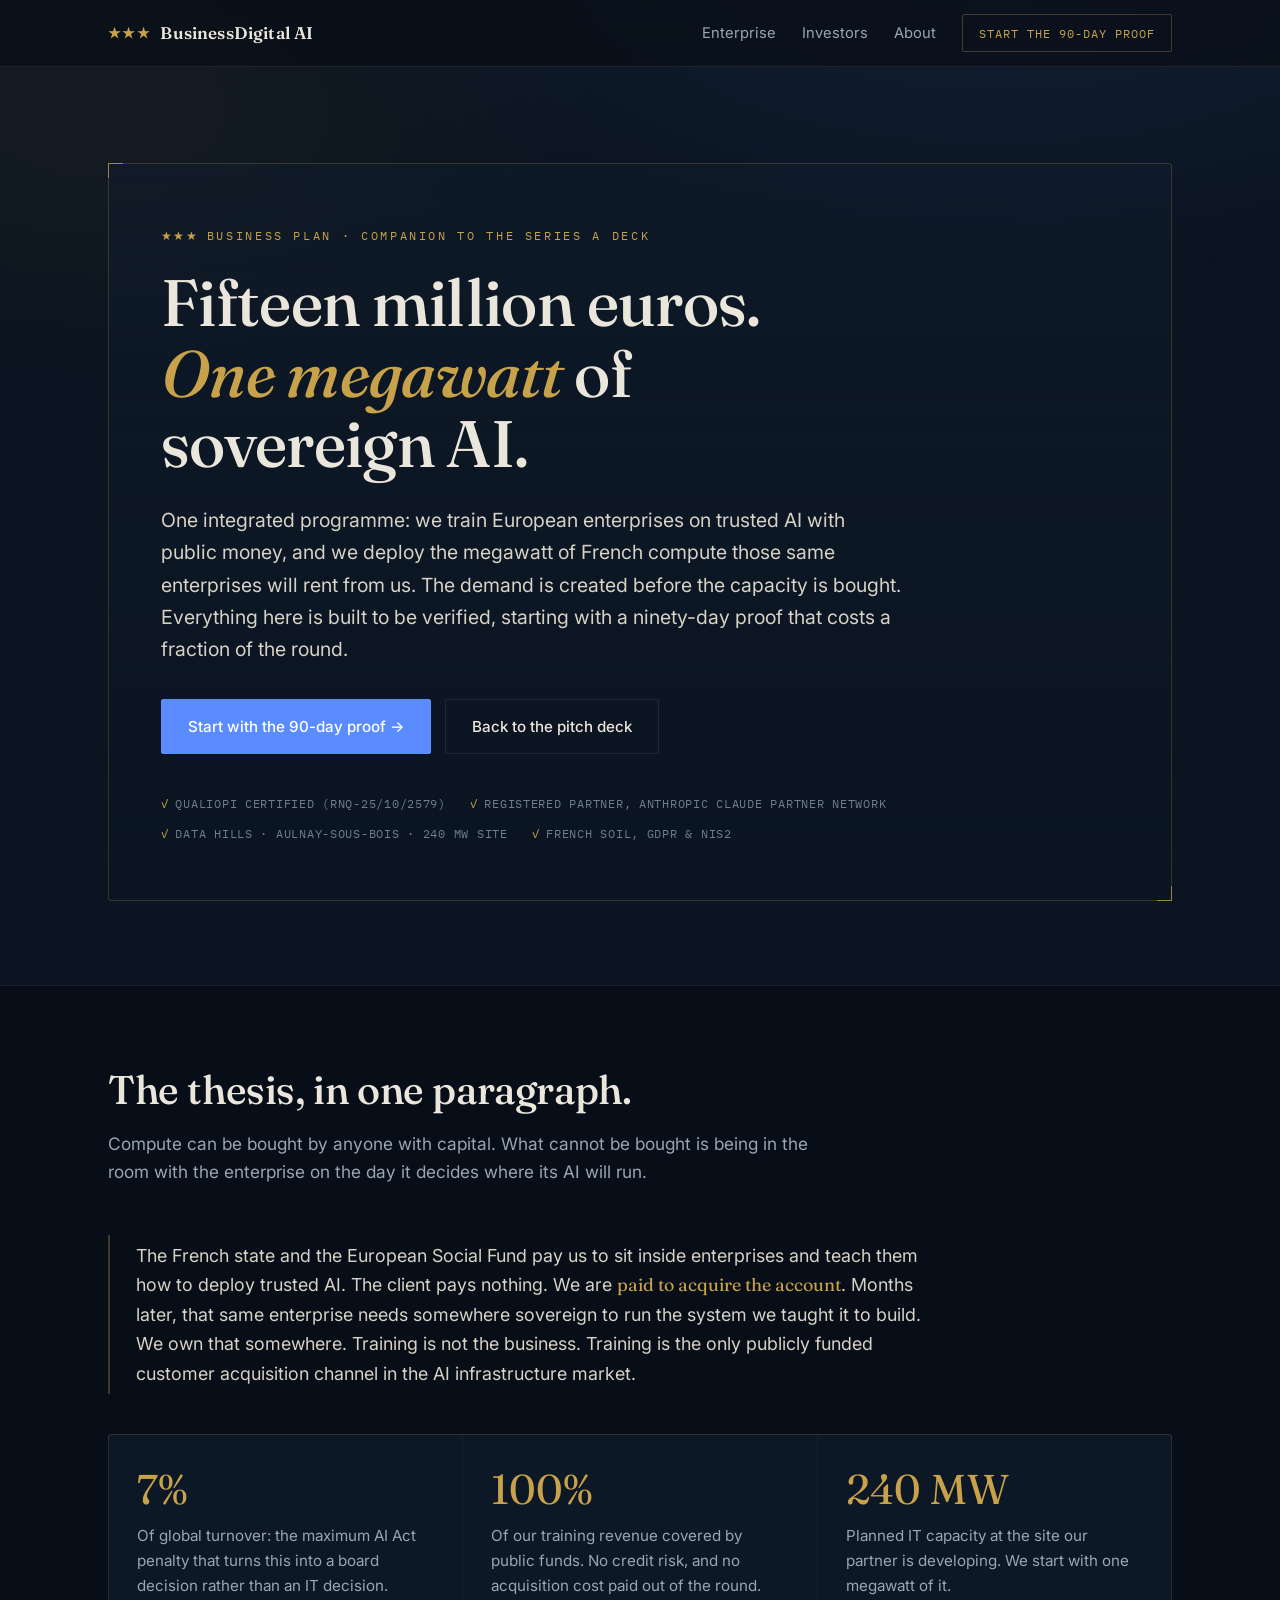
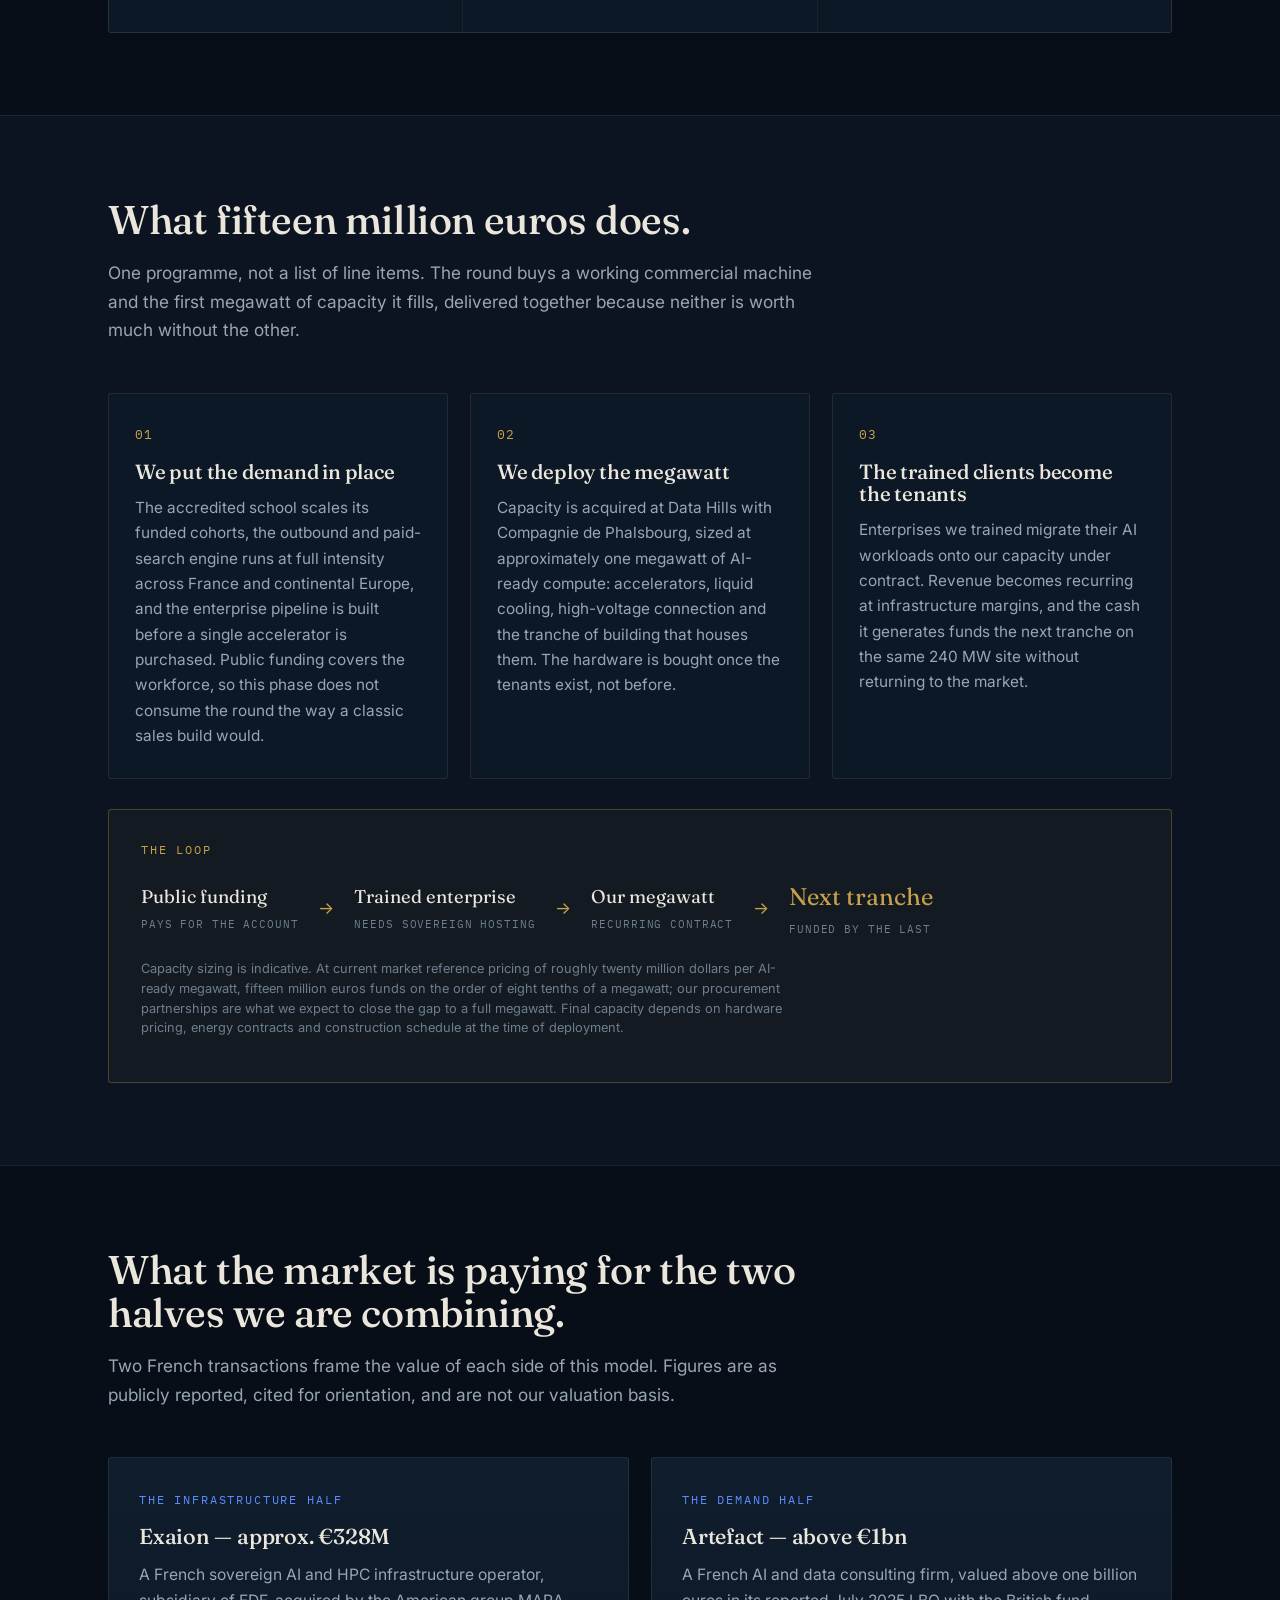
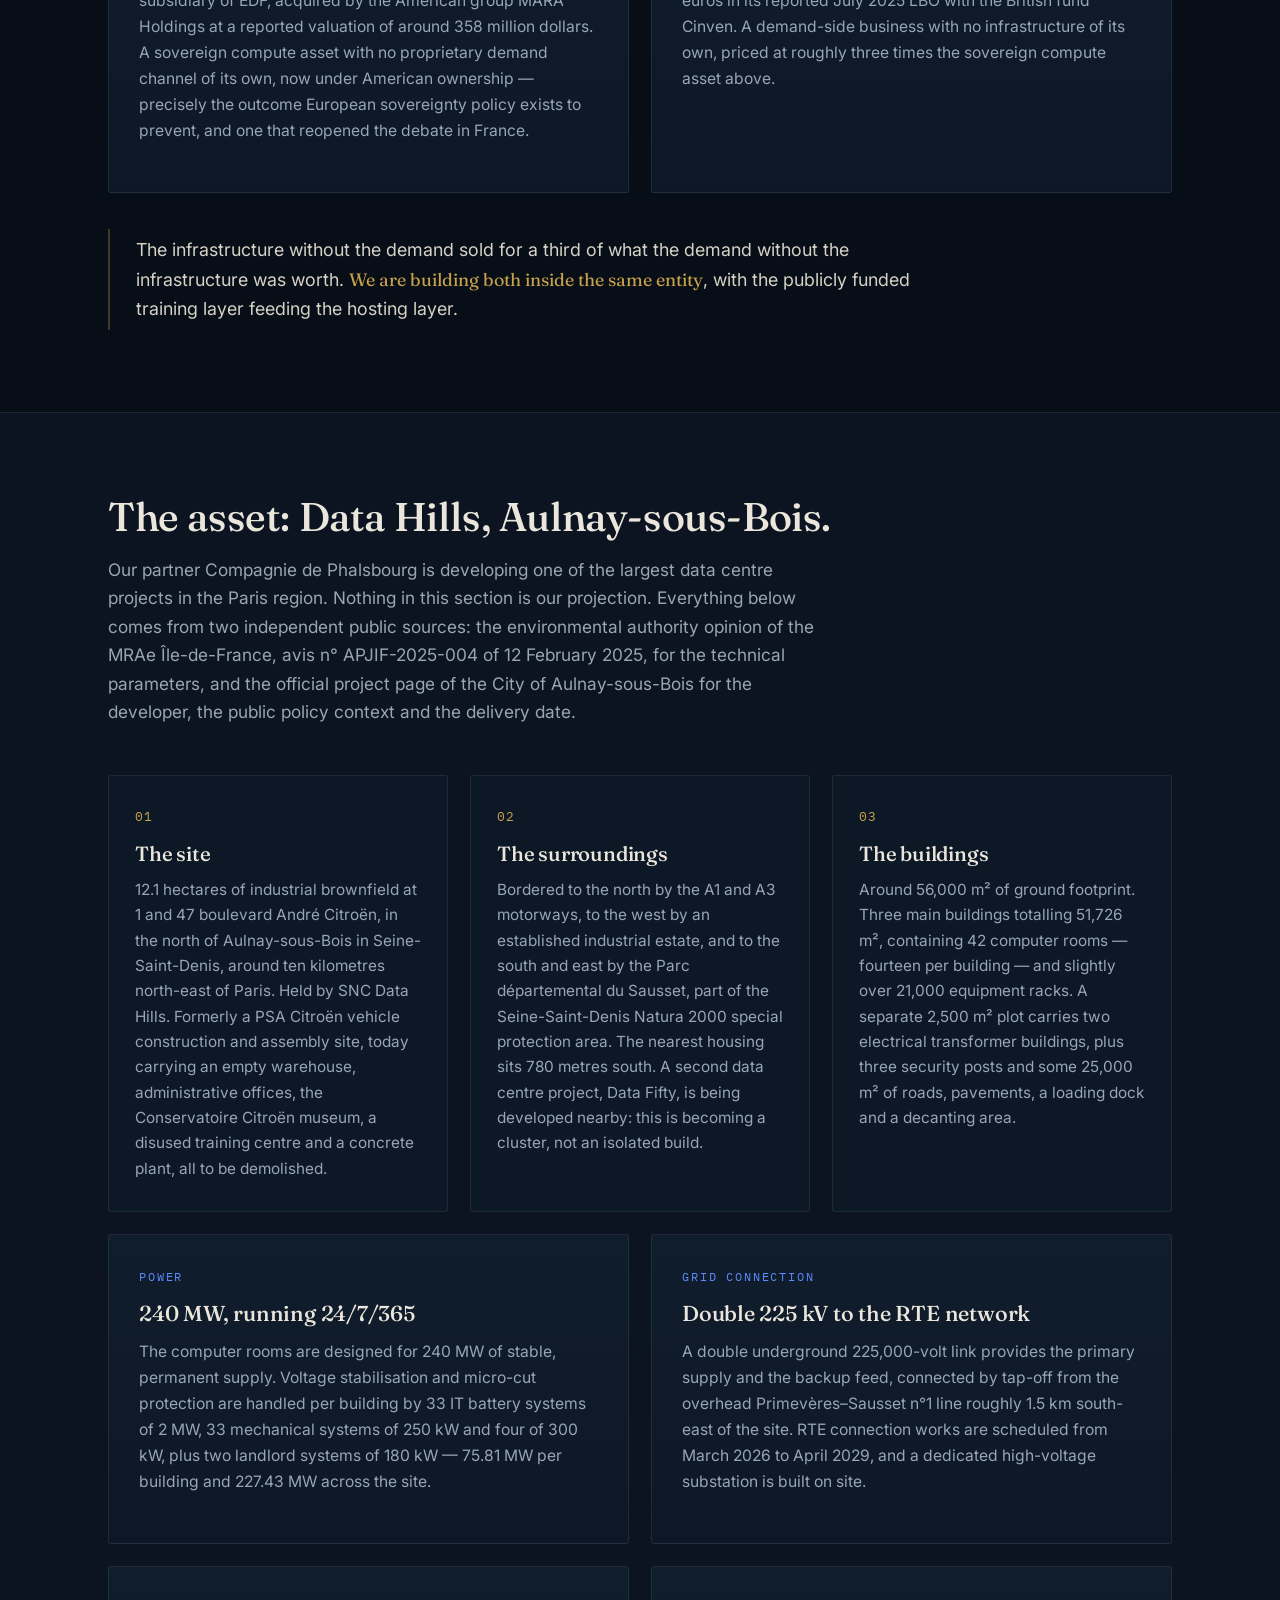
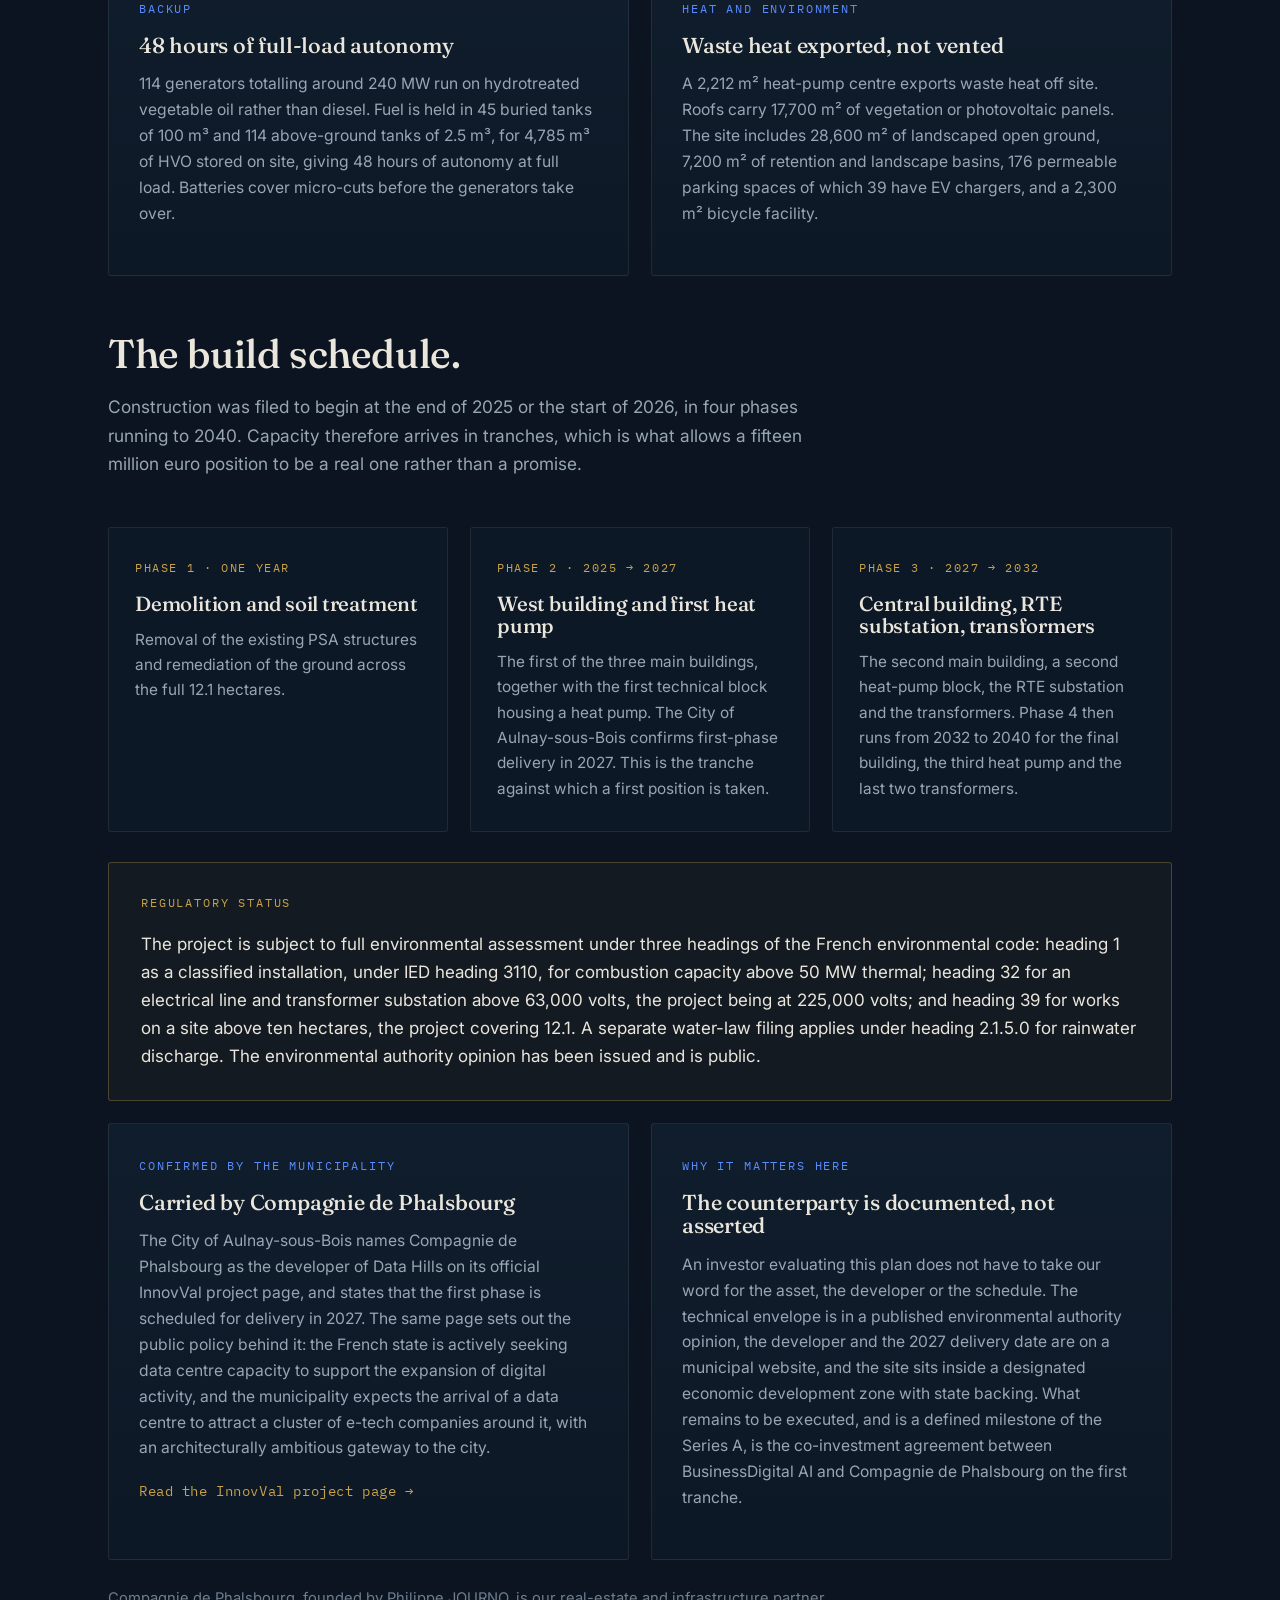
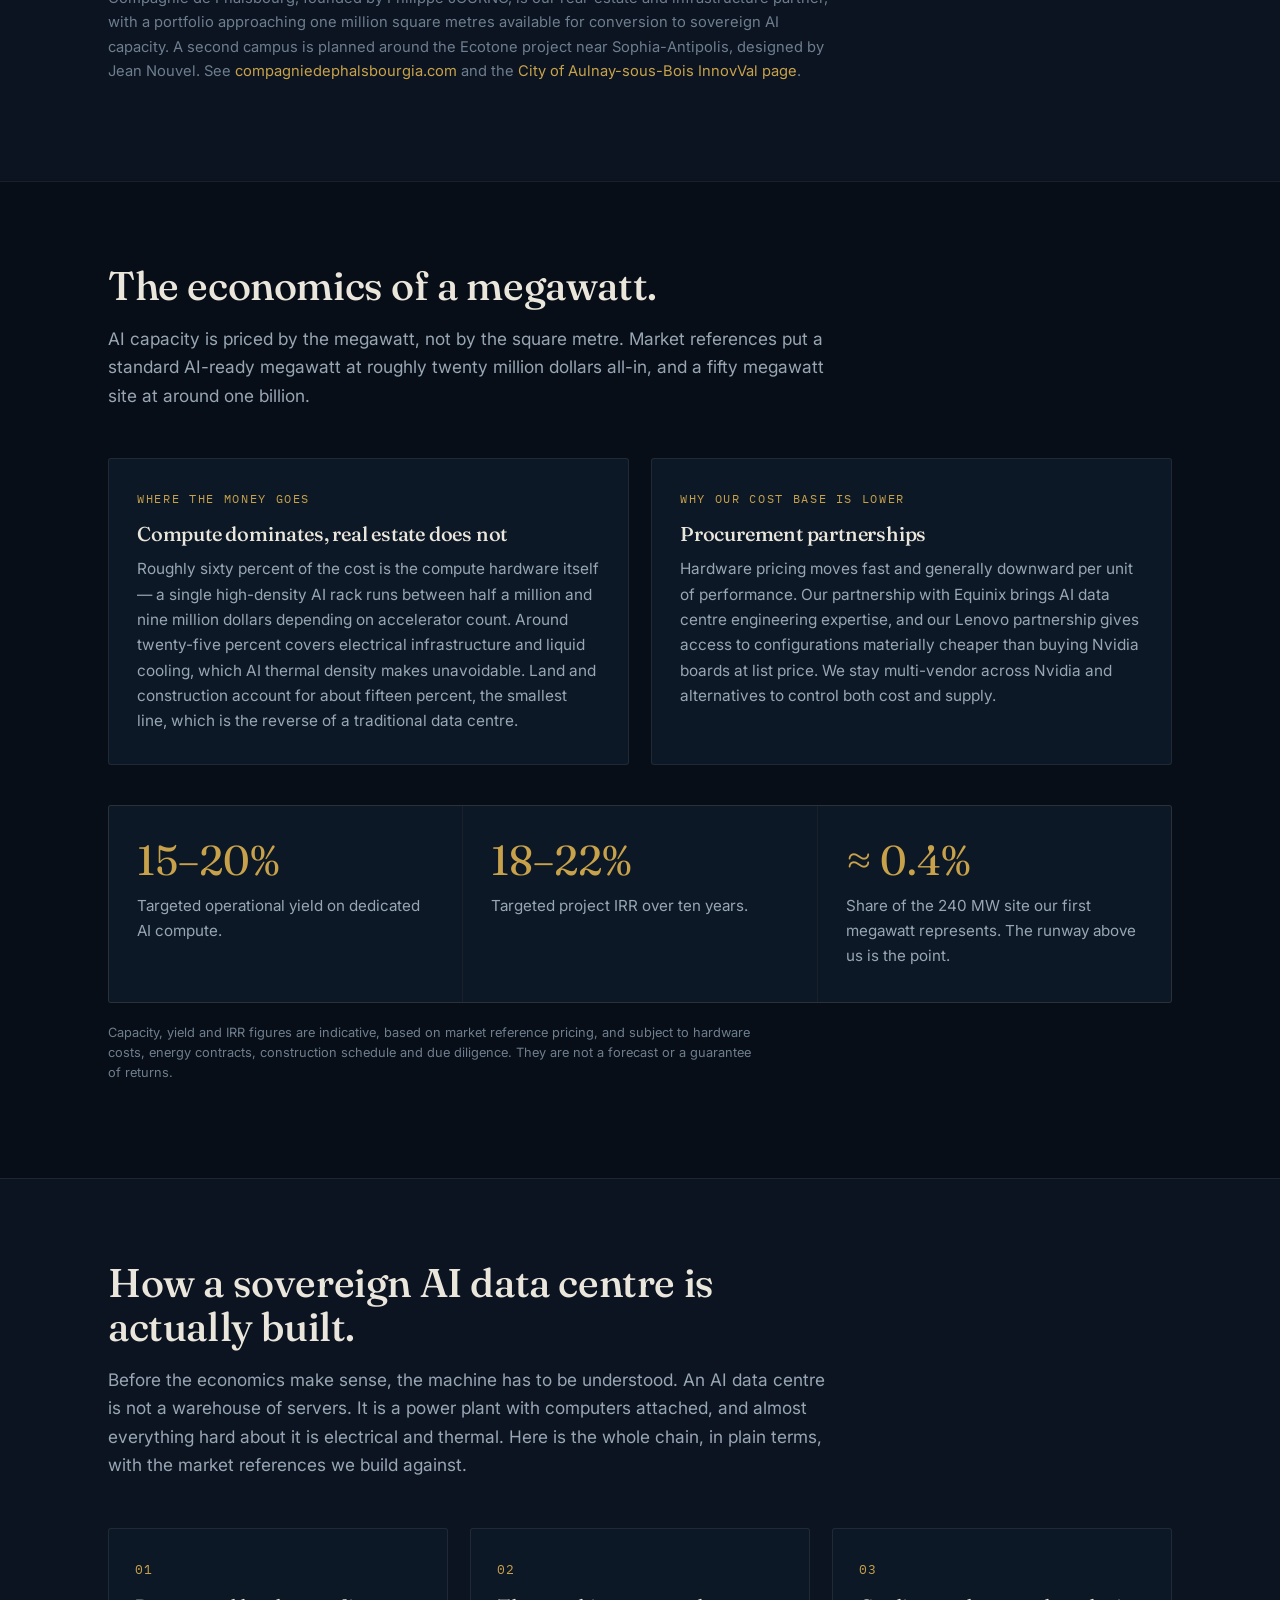
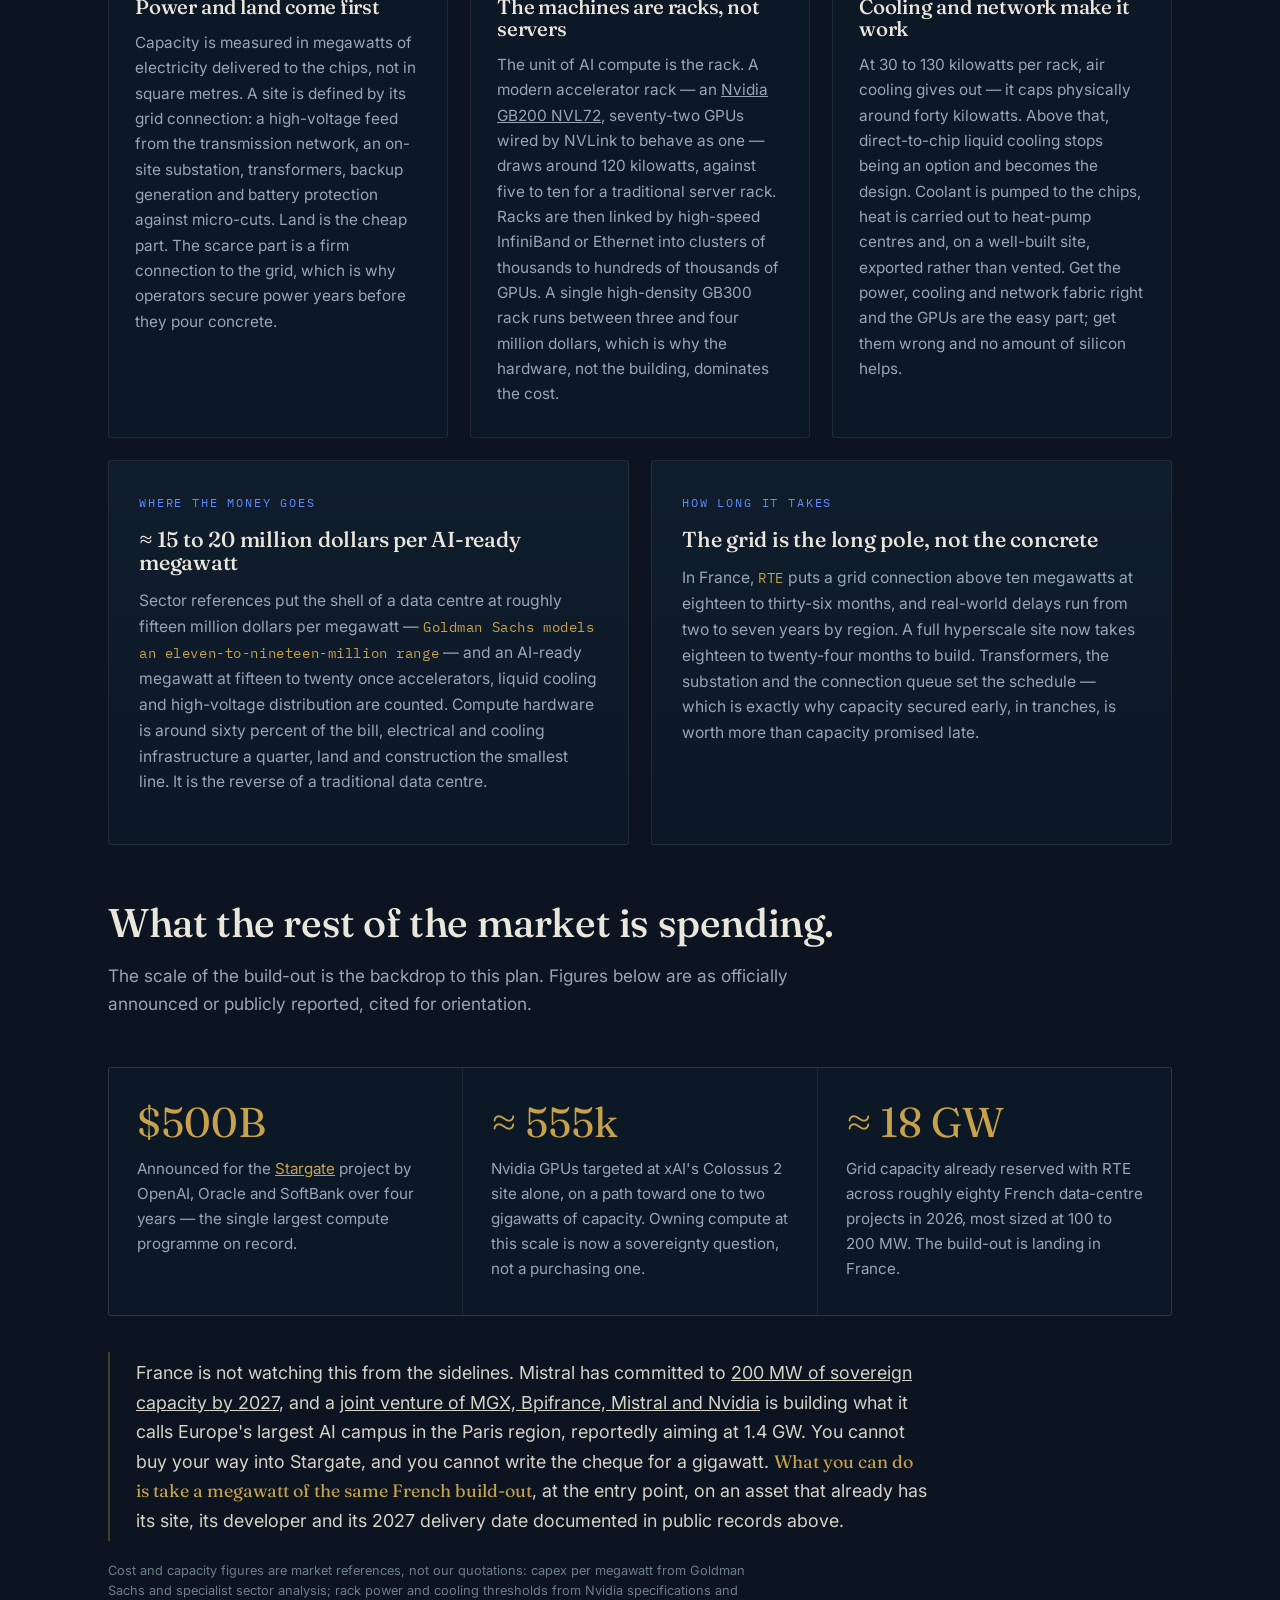
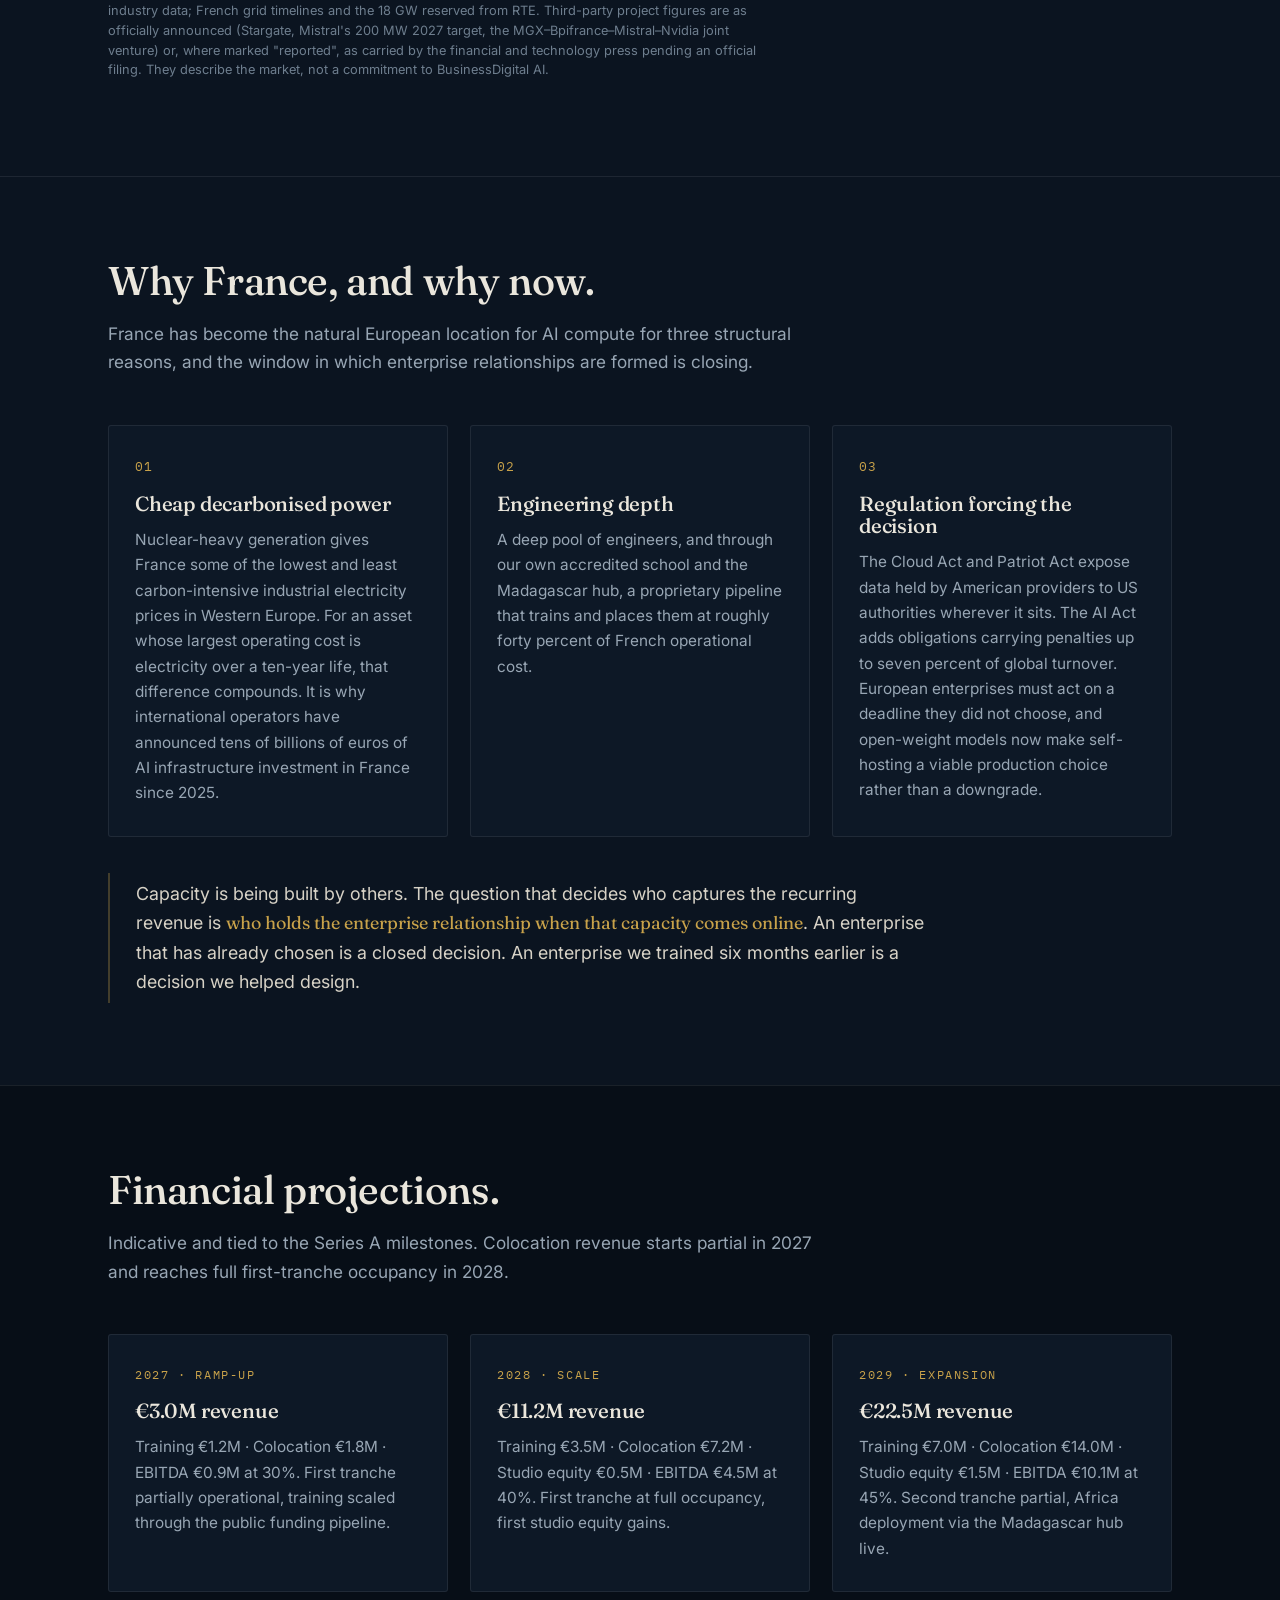
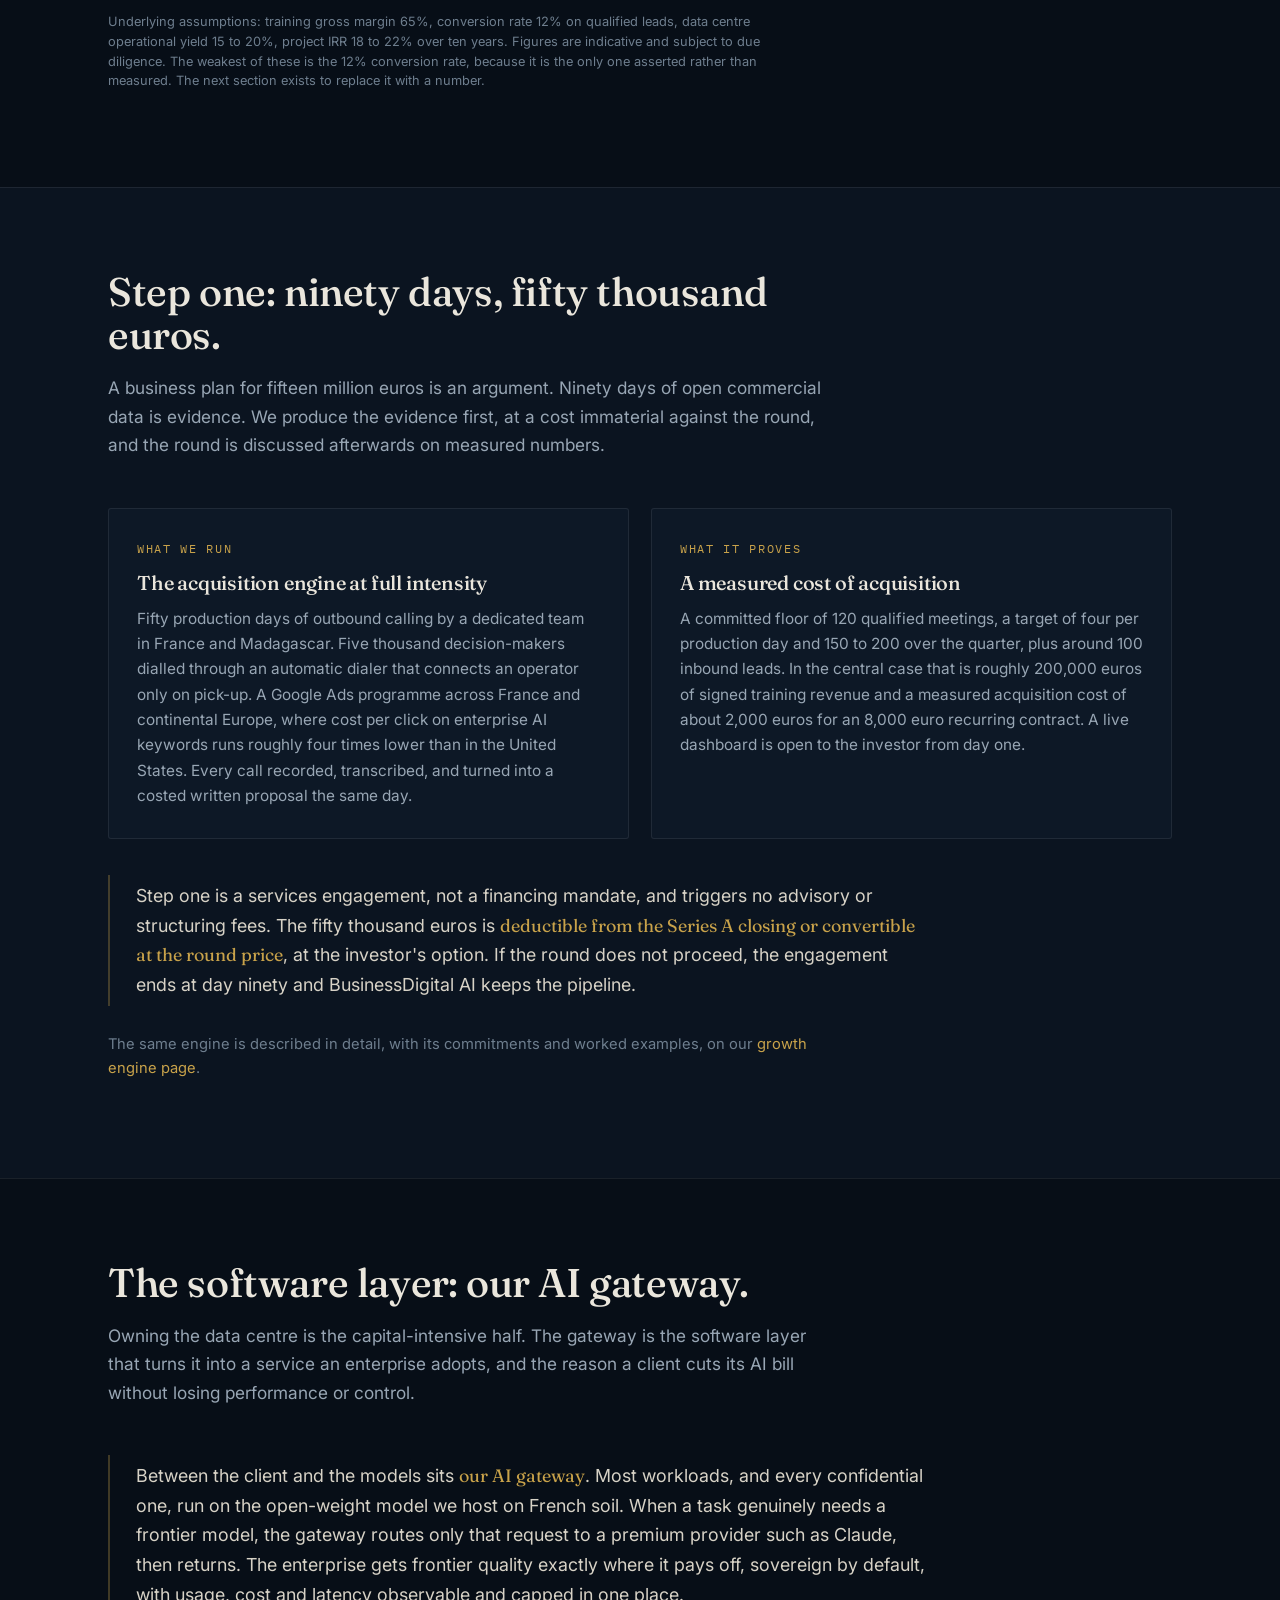
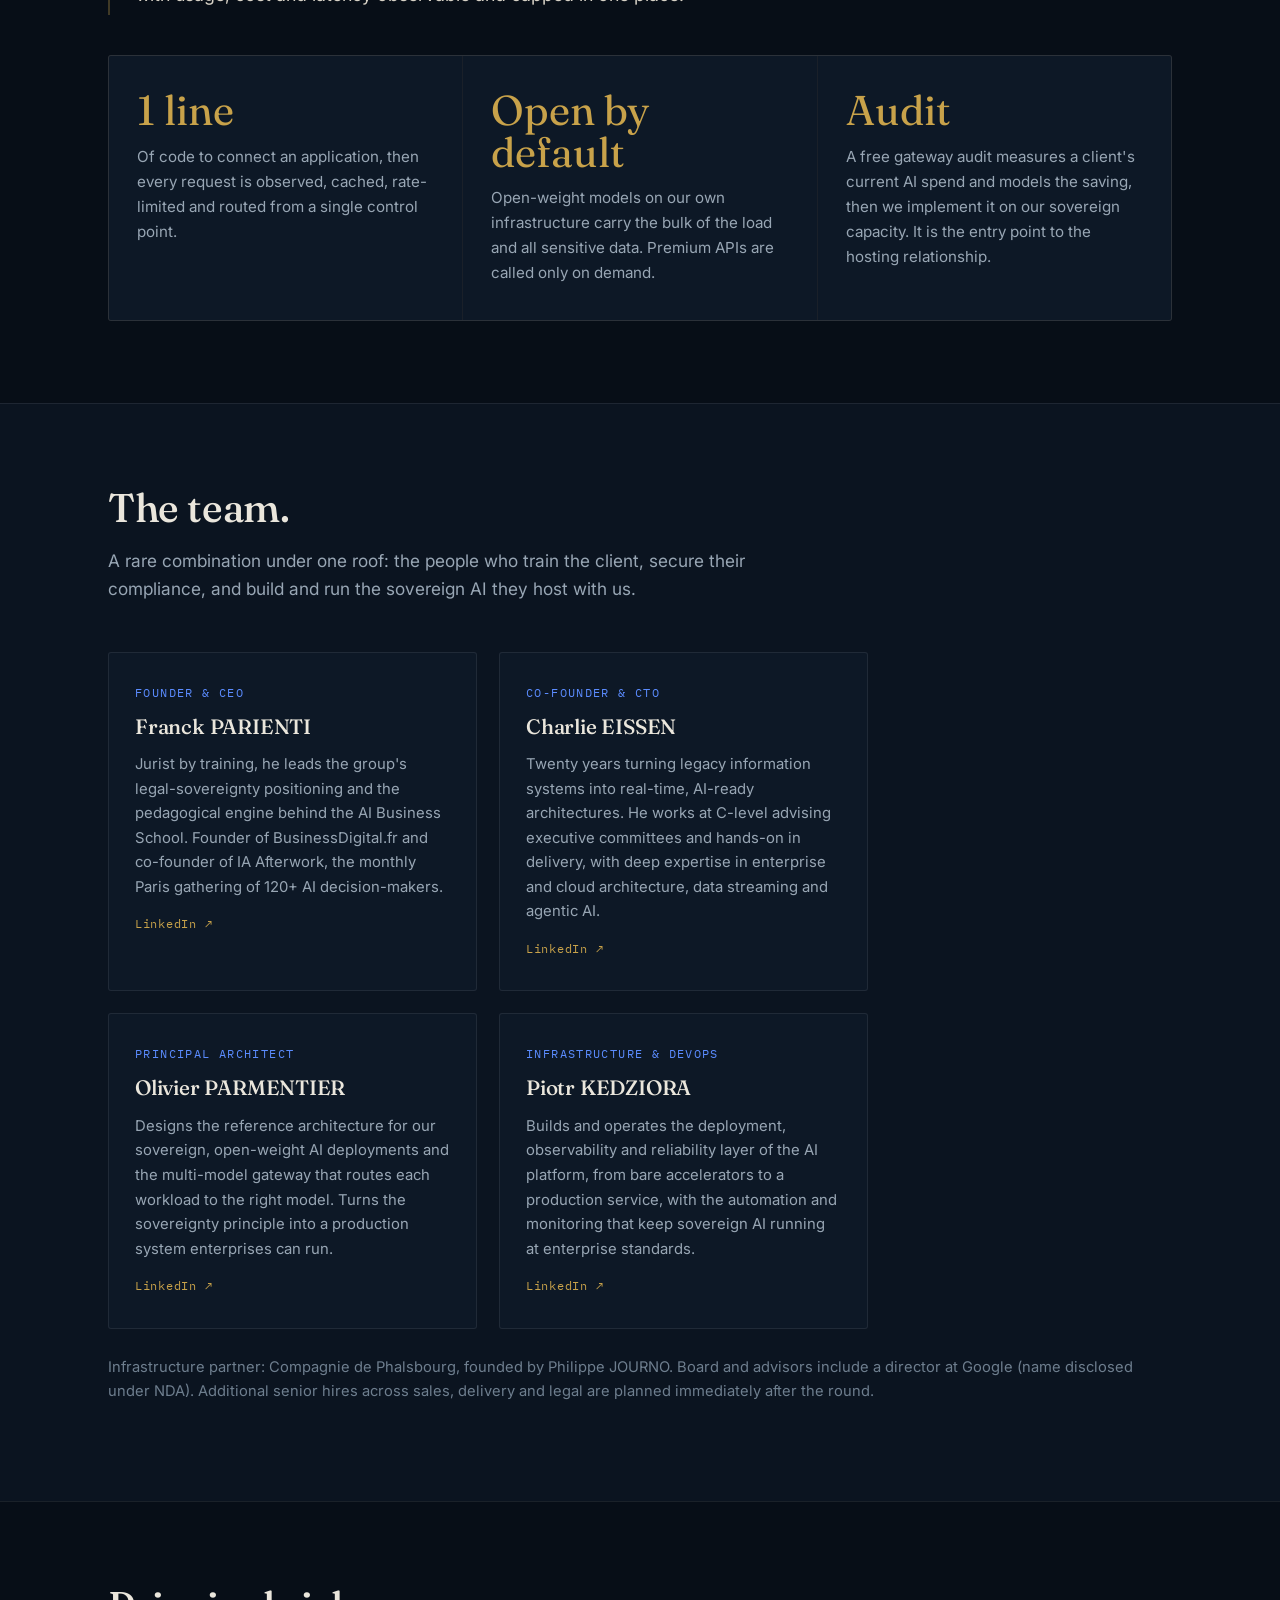
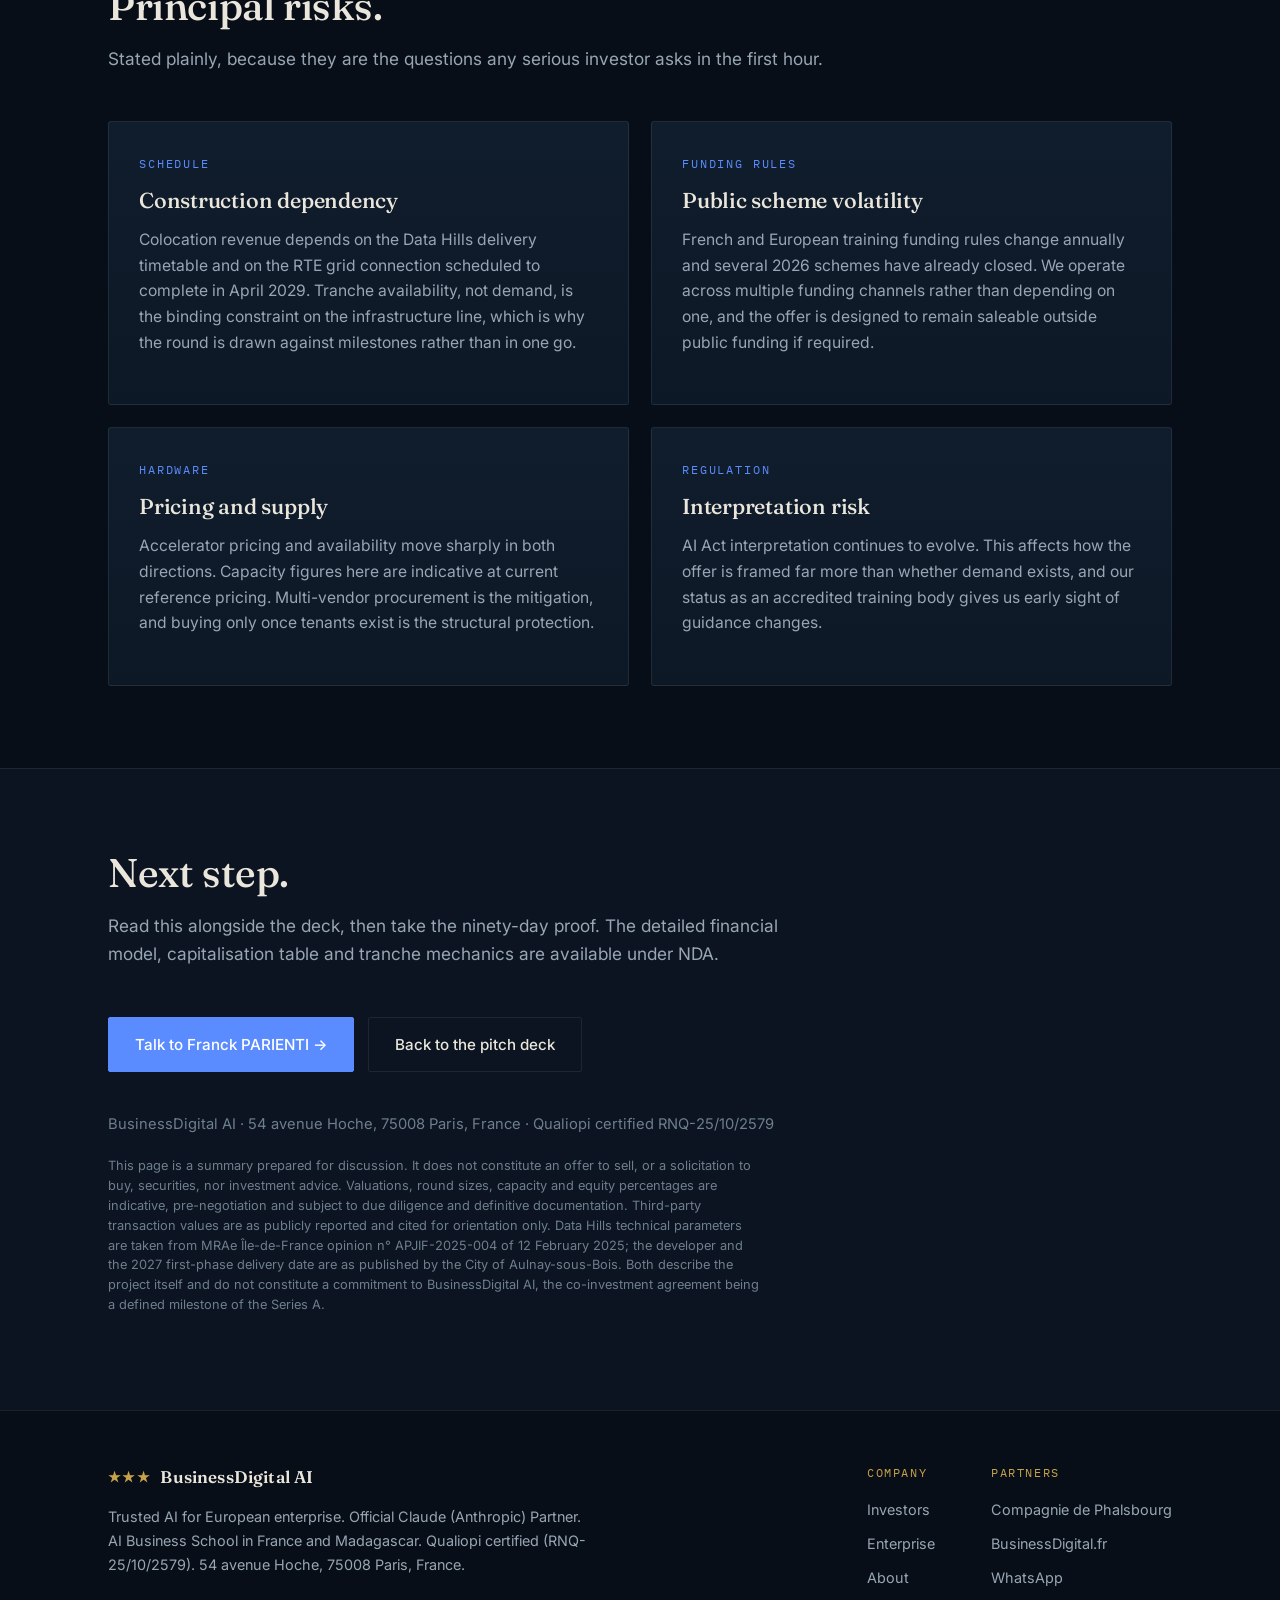
<file: business-plan/index.html>
<!DOCTYPE html>
<html lang="en">
<head>
<meta charset="UTF-8" />
<meta name="viewport" content="width=device-width, initial-scale=1.0" />
<title>Business Plan — BusinessDigital AI</title>
<meta name="description" content="Series A open. One company owns the whole chain: state-funded training that sources talent and enterprise clients, an AI start-up studio, GLM 5.2 on owned silicon, and sovereign AI data centers on French soil." />
<link rel="canonical" href="https://businessdigitalai.com/business-plan" />
<meta property="og:title" content="Business Plan — BusinessDigital AI" />
<meta property="og:description" content="How a sovereign AI data centre is built, what a megawatt costs, and how to invest upstream of Europe's AI compute build-out — alongside publicly funded training that fills the capacity." />
<meta property="og:url" content="https://businessdigitalai.com/business-plan" />
<meta property="og:type" content="website" />
<link rel="preconnect" href="https://fonts.googleapis.com" />
<link rel="preconnect" href="https://fonts.gstatic.com" crossorigin />
<link href="https://fonts.googleapis.com/css2?family=Fraunces:opsz,wght@9..144,400;9..144,500;9..144,600&family=Inter:wght@400;500;600&family=IBM+Plex+Mono:wght@400;500&display=swap" rel="stylesheet" />
<style>
  :root{
    --ink:#0B1420;
    --ink-deep:#070E17;
    --panel:#101D2C;
    --panel-2:#0D1826;
    --parchment:#EAE6DC;
    --muted:#98A6B4;
    --muted-2:#6E7E8E;
    --blue:#5B8CFF;
    --gold:#C8A24A;
    --gold-soft:rgba(200,162,74,.30);
    --hair:rgba(200,162,74,.22);
    --hair-cool:rgba(255,255,255,.08);
    --maxw:1120px;
    --serif:"Fraunces",Georgia,serif;
    --sans:"Inter",system-ui,-apple-system,sans-serif;
    --mono:"IBM Plex Mono",ui-monospace,monospace;
  }
  *{box-sizing:border-box}
  html{scroll-behavior:smooth}
  body{
    margin:0;background:var(--ink);color:var(--parchment);
    font-family:var(--sans);font-size:17px;line-height:1.65;
    -webkit-font-smoothing:antialiased;text-rendering:optimizeLegibility;
  }
  body::before{
    content:"";position:fixed;inset:0;z-index:0;pointer-events:none;
    background:
      radial-gradient(1200px 600px at 78% -8%, rgba(91,140,255,.10), transparent 60%),
      radial-gradient(900px 500px at 8% 12%, rgba(200,162,74,.06), transparent 55%);
  }
  .wrap{max-width:var(--maxw);margin:0 auto;padding:0 28px;position:relative;z-index:1}
  a{color:inherit}
  h1,h2,h3{font-family:var(--serif);font-weight:500;letter-spacing:-.01em;line-height:1.08;margin:0}
  p{margin:0 0 1.05em}
  .eyebrow{font-family:var(--mono);font-size:12px;letter-spacing:.22em;text-transform:uppercase;color:var(--gold);display:inline-flex;align-items:center;gap:.7em;margin:0 0 22px}
  .eyebrow .stars{color:var(--gold);letter-spacing:.12em}
  .lead{font-size:1.22rem;color:#D7D2C6;max-width:62ch}

  header.nav{position:sticky;top:0;z-index:20;background:rgba(9,15,23,.72);backdrop-filter:blur(12px);border-bottom:1px solid var(--hair-cool)}
  .nav-in{display:flex;align-items:center;justify-content:space-between;height:66px}
  .brand{font-family:var(--serif);font-size:1.06rem;font-weight:600;letter-spacing:.01em;text-decoration:none;display:flex;align-items:center;gap:.55em}
  .brand .stars{color:var(--gold);font-size:.8em;letter-spacing:.1em}
  .nav-links{display:flex;align-items:center;gap:26px;font-size:.92rem}
  .nav-links a{color:var(--muted);text-decoration:none;transition:color .2s}
  .nav-links a:hover{color:var(--parchment)}
  .nav-cta{border:1px solid var(--gold-soft);color:var(--gold)!important;padding:8px 16px;border-radius:2px;font-family:var(--mono);font-size:.78rem;letter-spacing:.08em;text-transform:uppercase;transition:all .2s}
  .nav-cta:hover{background:var(--gold);color:var(--ink-deep)!important;border-color:var(--gold)}

  .hero{padding:96px 0 84px;position:relative}
  .hero-frame{border:1px solid var(--hair);border-radius:3px;padding:56px 52px;position:relative;background:linear-gradient(180deg, rgba(16,29,44,.55), rgba(13,24,38,.25))}
  .hero-frame::before,.hero-frame::after{content:"";position:absolute;width:14px;height:14px;border:1px solid var(--gold);opacity:.7}
  .hero-frame::before{top:-1px;left:-1px;border-right:0;border-bottom:0}
  .hero-frame::after{bottom:-1px;right:-1px;border-left:0;border-top:0}
  .hero h1{font-size:clamp(2.5rem,5.4vw,4.1rem);max-width:16ch;margin-bottom:24px}
  .hero h1 em{font-style:italic;color:var(--gold)}
  .hero .lead{margin-bottom:34px}
  .cta-row{display:flex;flex-wrap:wrap;gap:14px;margin-bottom:40px}
  .btn{display:inline-flex;align-items:center;gap:.6em;text-decoration:none;padding:14px 26px;border-radius:2px;font-size:.95rem;font-weight:500;transition:all .22s}
  .btn-primary{background:var(--blue);color:#fff;border:1px solid var(--blue)}
  .btn-primary:hover{background:#6f9bff;border-color:#6f9bff;transform:translateY(-1px)}
  .btn-ghost{background:transparent;color:var(--parchment);border:1px solid var(--hair-cool)}
  .btn-ghost:hover{border-color:var(--muted)}
  .trust{display:flex;flex-wrap:wrap;gap:10px 24px;font-family:var(--mono);font-size:.76rem;letter-spacing:.06em;color:var(--muted-2);text-transform:uppercase}
  .trust span{display:inline-flex;align-items:center;gap:.55em}
  .trust span::before{content:"✓";color:var(--gold)}

  section.band{padding:82px 0;border-top:1px solid var(--hair-cool)}
  .band.deep{background:var(--ink-deep)}
  .sec-head{max-width:66ch;margin-bottom:48px}
  .sec-head h2{font-size:clamp(1.7rem,3.4vw,2.5rem);margin-bottom:18px}
  .sec-head p{color:var(--muted);font-size:1.08rem}

  .stat-row{display:grid;grid-template-columns:repeat(3,1fr);gap:1px;background:var(--hair-cool);border:1px solid var(--hair-cool);border-radius:3px;overflow:hidden;margin-top:40px}
  .stat{background:var(--panel-2);padding:34px 28px}
  .stat .n{font-family:var(--serif);font-size:2.6rem;color:var(--gold);line-height:1;margin-bottom:12px}
  .stat .l{font-size:.95rem;color:var(--muted)}

  .steps{display:grid;grid-template-columns:repeat(3,1fr);gap:22px}
  .step{border:1px solid var(--hair-cool);border-radius:3px;padding:30px 26px;background:var(--panel-2);position:relative}
  .step .num{font-family:var(--mono);font-size:.8rem;color:var(--gold);letter-spacing:.1em}
  .step .kw{font-family:var(--mono);font-size:.72rem;letter-spacing:.14em;text-transform:uppercase;color:var(--gold)}
  .step .tag{font-family:var(--mono);font-size:.68rem;letter-spacing:.14em;text-transform:uppercase;color:var(--blue);border:1px solid rgba(91,140,255,.3);padding:3px 9px;border-radius:2px;position:absolute;top:26px;right:24px}
  .step h3{font-size:1.28rem;margin:16px 0 12px}
  .step p{font-size:.96rem;color:var(--muted);margin-bottom:0}

  .flywheel{margin-top:36px;border-left:2px solid var(--gold-soft);padding:6px 0 6px 26px}
  .flywheel p{font-size:1.12rem;color:#D7D2C6;max-width:72ch;margin-bottom:0}
  .flywheel em{color:var(--gold);font-style:normal;font-family:var(--serif)}

  .infra{display:grid;grid-template-columns:1fr 1fr;gap:22px}
  .infra-card{border:1px solid var(--hair-cool);border-radius:3px;padding:32px 30px;background:linear-gradient(180deg,var(--panel),var(--panel-2))}
  .infra-card .k{font-family:var(--mono);font-size:.72rem;letter-spacing:.16em;text-transform:uppercase;color:var(--blue);margin-bottom:16px}
  .infra-card h3{font-size:1.35rem;margin-bottom:14px}
  .infra-card p{color:var(--muted);font-size:.98rem}
  .infra-card a{color:var(--gold);text-decoration:none;font-size:.9rem;font-family:var(--mono);letter-spacing:.04em}
  .infra-card a:hover{text-decoration:underline}
  .partner-note{margin-top:26px;color:var(--muted-2);font-size:.92rem;max-width:80ch}
  .partner-note a{color:var(--gold);text-decoration:none}

  .phases{display:grid;grid-template-columns:1fr 1fr;gap:22px;margin-top:8px}
  .phase{border:1px solid var(--hair-cool);border-radius:3px;padding:30px 28px;background:var(--panel-2)}
  .phase .p{font-family:var(--mono);font-size:.74rem;letter-spacing:.14em;text-transform:uppercase;color:var(--gold);margin-bottom:14px}
  .phase h3{font-size:1.25rem;margin-bottom:12px}
  .phase p{color:var(--muted);font-size:.96rem;margin-bottom:0}

  .rounds{display:grid;grid-template-columns:1fr 1fr;gap:22px}
  .round{border:1px solid var(--hair-cool);border-radius:3px;padding:36px 32px;background:linear-gradient(180deg,var(--panel),var(--panel-2));position:relative}
  .round.open{border-color:var(--gold-soft);box-shadow:0 0 0 1px var(--gold-soft) inset}
  .round .status{font-family:var(--mono);font-size:.7rem;letter-spacing:.16em;text-transform:uppercase;padding:4px 11px;border-radius:2px;display:inline-block;margin-bottom:22px}
  .round.open .status{background:var(--gold);color:var(--ink-deep)}
  .round.planned .status{border:1px solid var(--hair-cool);color:var(--muted)}
  .round h3{font-size:1.5rem;margin-bottom:6px}
  .round .sub{color:var(--muted);font-size:.94rem;margin-bottom:26px}
  .terms{list-style:none;padding:0;margin:0 0 24px;border-top:1px solid var(--hair-cool)}
  .terms li{display:flex;justify-content:space-between;gap:18px;padding:13px 0;border-bottom:1px solid var(--hair-cool);font-size:.96rem}
  .terms li span:first-child{color:var(--muted)}
  .terms li span:last-child{font-family:var(--mono);color:var(--parchment);text-align:right}
  .terms li .big{font-size:1.15rem;color:var(--gold)}
  .use{font-size:.94rem;color:var(--muted)}
  .use strong{color:var(--parchment);font-weight:500}

  .ledger{margin-top:30px;border:1px solid var(--gold-soft);border-radius:3px;padding:30px 32px;background:rgba(200,162,74,.05)}
  .ledger .k{font-family:var(--mono);font-size:.72rem;letter-spacing:.16em;text-transform:uppercase;color:var(--gold);margin-bottom:18px}
  .ledger-flow{display:flex;flex-wrap:wrap;align-items:center;gap:14px 20px;font-family:var(--serif)}
  .ledger-flow .node{font-size:1.15rem}
  .ledger-flow .node small{display:block;font-family:var(--mono);font-size:.68rem;letter-spacing:.08em;color:var(--muted-2);text-transform:uppercase;margin-top:4px}
  .ledger-flow .arrow{color:var(--gold);font-family:var(--sans)}
  .ledger-flow .big{color:var(--gold);font-size:1.5rem}
  .disclaimer{margin-top:20px;font-size:.8rem;color:var(--muted-2);line-height:1.55;max-width:82ch}

  .team{display:grid;grid-template-columns:repeat(2,1fr);gap:22px;max-width:760px}
  .member{border:1px solid var(--hair-cool);border-radius:3px;padding:30px 26px;background:var(--panel-2)}
  .member .role{font-family:var(--mono);font-size:.72rem;letter-spacing:.12em;text-transform:uppercase;color:var(--blue);margin-bottom:14px}
  .member h3{font-size:1.3rem;margin-bottom:14px}
  .member p{font-size:.93rem;color:var(--muted);margin-bottom:0}
  .team-note{margin-top:26px;color:var(--muted-2);font-size:.92rem}

  .final{text-align:center;padding:96px 0}
  .final h2{font-size:clamp(1.9rem,4vw,2.9rem);max-width:20ch;margin:0 auto 22px}
  .final p{color:var(--muted);max-width:60ch;margin:0 auto 34px;font-size:1.08rem}
  .final .cta-row{justify-content:center}

  footer{border-top:1px solid var(--hair-cool);background:var(--ink-deep);padding:52px 0 40px}
  .foot-top{display:flex;flex-wrap:wrap;justify-content:space-between;gap:30px;margin-bottom:34px}
  .foot-brand{max-width:44ch}
  .foot-brand .brand{margin-bottom:14px}
  .foot-brand p{font-size:.9rem;color:var(--muted);margin-bottom:0}
  .foot-links{display:flex;gap:56px;font-size:.9rem}
  .foot-col a{display:block;color:var(--muted);text-decoration:none;margin-bottom:10px;transition:color .2s}
  .foot-col a:hover{color:var(--parchment)}
  .foot-col .h{font-family:var(--mono);font-size:.72rem;letter-spacing:.14em;text-transform:uppercase;color:var(--gold);margin-bottom:16px}
  .foot-legal{border-top:1px solid var(--hair-cool);padding-top:24px;font-size:.8rem;color:var(--muted-2);display:flex;flex-wrap:wrap;justify-content:space-between;gap:14px}

  .reveal{opacity:0;transform:translateY(18px);transition:opacity .7s ease,transform .7s ease}
  .reveal.in{opacity:1;transform:none}

  @media (max-width:900px){
    .stat-row,.steps,.team{grid-template-columns:1fr}
    .infra,.phases,.rounds{grid-template-columns:1fr}
    .hero-frame{padding:40px 26px}
    .nav-links a:not(.nav-cta){display:none}
  }
  @media (prefers-reduced-motion:reduce){
    .reveal{opacity:1;transform:none;transition:none}
    html{scroll-behavior:auto}
  }
  :focus-visible{outline:2px solid var(--blue);outline-offset:3px}
</style>
</head>
<body>

<header class="nav">
  <div class="wrap nav-in">
    <a class="brand" href="https://businessdigitalai.com/"><span class="stars">★★★</span> BusinessDigital AI</a>
    <nav class="nav-links">
      <a href="https://businessdigitalai.com/enterprise">Enterprise</a>
      <a href="https://businessdigitalai.com/investors">Investors</a>
      <a href="https://businessdigitalai.com/about">About</a>
      <a class="nav-cta" href="#phase1">Start the 90-day proof</a>
    </nav>
  </div>
</header>
<main>
  <section class="hero">
    <div class="wrap">
      <div class="hero-frame reveal">
        <p class="eyebrow"><span class="stars">★★★</span> Business plan · Companion to the Series A deck</p>
        <h1>Fifteen million euros. <em>One megawatt</em> of sovereign AI.</h1>
        <p class="lead">One integrated programme: we train European enterprises on trusted AI with public money, and we deploy the megawatt of French compute those same enterprises will rent from us. The demand is created before the capacity is bought. Everything here is built to be verified, starting with a ninety-day proof that costs a fraction of the round.</p>
        <div class="cta-row">
          <a class="btn btn-primary" href="#phase1">Start with the 90-day proof →</a>
          <a class="btn btn-ghost" href="https://businessdigitalai.com/pitch-deck">Back to the pitch deck</a>
        </div>
        <div class="trust">
          <span>Qualiopi certified (RNQ-25/10/2579)</span>
          <span>Registered partner, Anthropic Claude Partner Network</span>
          <span>Data Hills · Aulnay-sous-Bois · 240 MW site</span>
          <span>French soil, GDPR &amp; NIS2</span>
        </div>
      </div>
    </div>
  </section>

  <section class="band deep">
    <div class="wrap">
      <div class="sec-head reveal">
        <h2>The thesis, in one paragraph.</h2>
        <p>Compute can be bought by anyone with capital. What cannot be bought is being in the room with the enterprise on the day it decides where its AI will run.</p>
      </div>
      <div class="flywheel reveal">
        <p>The French state and the European Social Fund pay us to sit inside enterprises and teach them how to deploy trusted AI. The client pays nothing. We are <em>paid to acquire the account</em>. Months later, that same enterprise needs somewhere sovereign to run the system we taught it to build. We own that somewhere. Training is not the business. Training is the only publicly funded customer acquisition channel in the AI infrastructure market.</p>
      </div>
      <div class="stat-row reveal">
        <div class="stat"><div class="n">7%</div><div class="l">Of global turnover: the maximum AI Act penalty that turns this into a board decision rather than an IT decision.</div></div>
        <div class="stat"><div class="n">100%</div><div class="l">Of our training revenue covered by public funds. No credit risk, and no acquisition cost paid out of the round.</div></div>
        <div class="stat"><div class="n">240 MW</div><div class="l">Planned IT capacity at the site our partner is developing. We start with one megawatt of it.</div></div>
      </div>
    </div>
  </section>

  <section class="band">
    <div class="wrap">
      <div class="sec-head reveal">
        <h2>What fifteen million euros does.</h2>
        <p>One programme, not a list of line items. The round buys a working commercial machine and the first megawatt of capacity it fills, delivered together because neither is worth much without the other.</p>
      </div>
      <div class="steps reveal">
        <div class="step">
          <div class="num">01</div>
          <h3>We put the demand in place</h3>
          <p>The accredited school scales its funded cohorts, the outbound and paid-search engine runs at full intensity across France and continental Europe, and the enterprise pipeline is built before a single accelerator is purchased. Public funding covers the workforce, so this phase does not consume the round the way a classic sales build would.</p>
        </div>
        <div class="step">
          <div class="num">02</div>
          <h3>We deploy the megawatt</h3>
          <p>Capacity is acquired at Data Hills with Compagnie de Phalsbourg, sized at approximately one megawatt of AI-ready compute: accelerators, liquid cooling, high-voltage connection and the tranche of building that houses them. The hardware is bought once the tenants exist, not before.</p>
        </div>
        <div class="step">
          <div class="num">03</div>
          <h3>The trained clients become the tenants</h3>
          <p>Enterprises we trained migrate their AI workloads onto our capacity under contract. Revenue becomes recurring at infrastructure margins, and the cash it generates funds the next tranche on the same 240 MW site without returning to the market.</p>
        </div>
      </div>
      <div class="ledger reveal">
        <div class="k">The loop</div>
        <div class="ledger-flow">
          <div class="node">Public funding<small>pays for the account</small></div><div class="arrow">→</div>
          <div class="node">Trained enterprise<small>needs sovereign hosting</small></div><div class="arrow">→</div>
          <div class="node">Our megawatt<small>recurring contract</small></div><div class="arrow">→</div>
          <div class="node big">Next tranche<small>funded by the last</small></div>
        </div>
        <p class="disclaimer">Capacity sizing is indicative. At current market reference pricing of roughly twenty million dollars per AI-ready megawatt, fifteen million euros funds on the order of eight tenths of a megawatt; our procurement partnerships are what we expect to close the gap to a full megawatt. Final capacity depends on hardware pricing, energy contracts and construction schedule at the time of deployment.</p>
      </div>
    </div>
  </section>

  <section class="band deep">
    <div class="wrap">
      <div class="sec-head reveal">
        <h2>What the market is paying for the two halves we are combining.</h2>
        <p>Two French transactions frame the value of each side of this model. Figures are as publicly reported, cited for orientation, and are not our valuation basis.</p>
      </div>
      <div class="infra reveal">
        <div class="infra-card">
          <div class="k">The infrastructure half</div>
          <h3>Exaion — approx. €328M</h3>
          <p>A French sovereign AI and HPC infrastructure operator, subsidiary of EDF, acquired by the American group MARA Holdings at a reported valuation of around 358 million dollars. A sovereign compute asset with no proprietary demand channel of its own, now under American ownership — precisely the outcome European sovereignty policy exists to prevent, and one that reopened the debate in France.</p>
        </div>
        <div class="infra-card">
          <div class="k">The demand half</div>
          <h3>Artefact — above €1bn</h3>
          <p>A French AI and data consulting firm, valued above one billion euros in its reported July 2025 LBO with the British fund Cinven. A demand-side business with no infrastructure of its own, priced at roughly three times the sovereign compute asset above.</p>
        </div>
      </div>
      <div class="flywheel reveal">
        <p>The infrastructure without the demand sold for a third of what the demand without the infrastructure was worth. <em>We are building both inside the same entity</em>, with the publicly funded training layer feeding the hosting layer.</p>
      </div>
    </div>
  </section>

  <section class="band">
    <div class="wrap">
      <div class="sec-head reveal">
        <h2>The asset: Data Hills, Aulnay-sous-Bois.</h2>
        <p>Our partner Compagnie de Phalsbourg is developing one of the largest data centre projects in the Paris region. Nothing in this section is our projection. Everything below comes from two independent public sources: the environmental authority opinion of the MRAe Île-de-France, avis n° APJIF-2025-004 of 12 February 2025, for the technical parameters, and the official project page of the City of Aulnay-sous-Bois for the developer, the public policy context and the delivery date.</p>
      </div>

      <div class="steps reveal">
        <div class="step">
          <div class="num">01</div>
          <h3>The site</h3>
          <p>12.1 hectares of industrial brownfield at 1 and 47 boulevard André Citroën, in the north of Aulnay-sous-Bois in Seine-Saint-Denis, around ten kilometres north-east of Paris. Held by SNC Data Hills. Formerly a PSA Citroën vehicle construction and assembly site, today carrying an empty warehouse, administrative offices, the Conservatoire Citroën museum, a disused training centre and a concrete plant, all to be demolished.</p>
        </div>
        <div class="step">
          <div class="num">02</div>
          <h3>The surroundings</h3>
          <p>Bordered to the north by the A1 and A3 motorways, to the west by an established industrial estate, and to the south and east by the Parc départemental du Sausset, part of the Seine-Saint-Denis Natura 2000 special protection area. The nearest housing sits 780 metres south. A second data centre project, Data Fifty, is being developed nearby: this is becoming a cluster, not an isolated build.</p>
        </div>
        <div class="step">
          <div class="num">03</div>
          <h3>The buildings</h3>
          <p>Around 56,000 m² of ground footprint. Three main buildings totalling 51,726 m², containing 42 computer rooms — fourteen per building — and slightly over 21,000 equipment racks. A separate 2,500 m² plot carries two electrical transformer buildings, plus three security posts and some 25,000 m² of roads, pavements, a loading dock and a decanting area.</p>
        </div>
      </div>

      <div class="infra reveal" style="margin-top:22px">
        <div class="infra-card">
          <div class="k">Power</div>
          <h3>240 MW, running 24/7/365</h3>
          <p>The computer rooms are designed for 240 MW of stable, permanent supply. Voltage stabilisation and micro-cut protection are handled per building by 33 IT battery systems of 2 MW, 33 mechanical systems of 250 kW and four of 300 kW, plus two landlord systems of 180 kW — 75.81 MW per building and 227.43 MW across the site.</p>
        </div>
        <div class="infra-card">
          <div class="k">Grid connection</div>
          <h3>Double 225 kV to the RTE network</h3>
          <p>A double underground 225,000-volt link provides the primary supply and the backup feed, connected by tap-off from the overhead Primevères–Sausset n°1 line roughly 1.5 km south-east of the site. RTE connection works are scheduled from March 2026 to April 2029, and a dedicated high-voltage substation is built on site.</p>
        </div>
        <div class="infra-card">
          <div class="k">Backup</div>
          <h3>48 hours of full-load autonomy</h3>
          <p>114 generators totalling around 240 MW run on hydrotreated vegetable oil rather than diesel. Fuel is held in 45 buried tanks of 100 m³ and 114 above-ground tanks of 2.5 m³, for 4,785 m³ of HVO stored on site, giving 48 hours of autonomy at full load. Batteries cover micro-cuts before the generators take over.</p>
        </div>
        <div class="infra-card">
          <div class="k">Heat and environment</div>
          <h3>Waste heat exported, not vented</h3>
          <p>A 2,212 m² heat-pump centre exports waste heat off site. Roofs carry 17,700 m² of vegetation or photovoltaic panels. The site includes 28,600 m² of landscaped open ground, 7,200 m² of retention and landscape basins, 176 permeable parking spaces of which 39 have EV chargers, and a 2,300 m² bicycle facility.</p>
        </div>
      </div>

      <div class="sec-head reveal" style="margin-top:56px">
        <h2>The build schedule.</h2>
        <p>Construction was filed to begin at the end of 2025 or the start of 2026, in four phases running to 2040. Capacity therefore arrives in tranches, which is what allows a fifteen million euro position to be a real one rather than a promise.</p>
      </div>
      <div class="steps reveal">
        <div class="step">
          <div class="kw">Phase 1 · one year</div>
          <h3>Demolition and soil treatment</h3>
          <p>Removal of the existing PSA structures and remediation of the ground across the full 12.1 hectares.</p>
        </div>
        <div class="step">
          <div class="kw">Phase 2 · 2025 → 2027</div>
          <h3>West building and first heat pump</h3>
          <p>The first of the three main buildings, together with the first technical block housing a heat pump. The City of Aulnay-sous-Bois confirms first-phase delivery in 2027. This is the tranche against which a first position is taken.</p>
        </div>
        <div class="step">
          <div class="kw">Phase 3 · 2027 → 2032</div>
          <h3>Central building, RTE substation, transformers</h3>
          <p>The second main building, a second heat-pump block, the RTE substation and the transformers. Phase 4 then runs from 2032 to 2040 for the final building, the third heat pump and the last two transformers.</p>
        </div>
      </div>

      <div class="ledger reveal">
        <div class="k">Regulatory status</div>
        <p style="margin-bottom:0">The project is subject to full environmental assessment under three headings of the French environmental code: heading 1 as a classified installation, under IED heading 3110, for combustion capacity above 50 MW thermal; heading 32 for an electrical line and transformer substation above 63,000 volts, the project being at 225,000 volts; and heading 39 for works on a site above ten hectares, the project covering 12.1. A separate water-law filing applies under heading 2.1.5.0 for rainwater discharge. The environmental authority opinion has been issued and is public.</p>
      </div>

      <div class="infra reveal" style="margin-top:22px">
        <div class="infra-card">
          <div class="k">Confirmed by the municipality</div>
          <h3>Carried by Compagnie de Phalsbourg</h3>
          <p>The City of Aulnay-sous-Bois names Compagnie de Phalsbourg as the developer of Data Hills on its official InnovVal project page, and states that the first phase is scheduled for delivery in 2027. The same page sets out the public policy behind it: the French state is actively seeking data centre capacity to support the expansion of digital activity, and the municipality expects the arrival of a data centre to attract a cluster of e-tech companies around it, with an architecturally ambitious gateway to the city.</p>
          <p><a href="https://www.aulnay-sous-bois.fr/grands-projets/val-francilia/innovval-le-pole-economique-de-demain/" target="_blank" rel="noopener">Read the InnovVal project page →</a></p>
        </div>
        <div class="infra-card">
          <div class="k">Why it matters here</div>
          <h3>The counterparty is documented, not asserted</h3>
          <p>An investor evaluating this plan does not have to take our word for the asset, the developer or the schedule. The technical envelope is in a published environmental authority opinion, the developer and the 2027 delivery date are on a municipal website, and the site sits inside a designated economic development zone with state backing. What remains to be executed, and is a defined milestone of the Series A, is the co-investment agreement between BusinessDigital AI and Compagnie de Phalsbourg on the first tranche.</p>
        </div>
      </div>
      <p class="partner-note">Compagnie de Phalsbourg, founded by Philippe JOURNO, is our real-estate and infrastructure partner, with a portfolio approaching one million square metres available for conversion to sovereign AI capacity. A second campus is planned around the Ecotone project near Sophia-Antipolis, designed by Jean Nouvel. See <a href="https://compagniedephalsbourgia.com" target="_blank" rel="noopener">compagniedephalsbourgia.com</a> and the <a href="https://www.aulnay-sous-bois.fr/grands-projets/val-francilia/innovval-le-pole-economique-de-demain/" target="_blank" rel="noopener">City of Aulnay-sous-Bois InnovVal page</a>.</p>
    </div>
  </section>

  <section class="band deep">
    <div class="wrap">
      <div class="sec-head reveal">
        <h2>The economics of a megawatt.</h2>
        <p>AI capacity is priced by the megawatt, not by the square metre. Market references put a standard AI-ready megawatt at roughly twenty million dollars all-in, and a fifty megawatt site at around one billion.</p>
      </div>
      <div class="phases reveal">
        <div class="phase">
          <div class="p">Where the money goes</div>
          <h3>Compute dominates, real estate does not</h3>
          <p>Roughly sixty percent of the cost is the compute hardware itself — a single high-density AI rack runs between half a million and nine million dollars depending on accelerator count. Around twenty-five percent covers electrical infrastructure and liquid cooling, which AI thermal density makes unavoidable. Land and construction account for about fifteen percent, the smallest line, which is the reverse of a traditional data centre.</p>
        </div>
        <div class="phase">
          <div class="p">Why our cost base is lower</div>
          <h3>Procurement partnerships</h3>
          <p>Hardware pricing moves fast and generally downward per unit of performance. Our partnership with Equinix brings AI data centre engineering expertise, and our Lenovo partnership gives access to configurations materially cheaper than buying Nvidia boards at list price. We stay multi-vendor across Nvidia and alternatives to control both cost and supply.</p>
        </div>
      </div>
      <div class="stat-row reveal">
        <div class="stat"><div class="n">15–20%</div><div class="l">Targeted operational yield on dedicated AI compute.</div></div>
        <div class="stat"><div class="n">18–22%</div><div class="l">Targeted project IRR over ten years.</div></div>
        <div class="stat"><div class="n">≈ 0.4%</div><div class="l">Share of the 240 MW site our first megawatt represents. The runway above us is the point.</div></div>
      </div>
      <p class="disclaimer">Capacity, yield and IRR figures are indicative, based on market reference pricing, and subject to hardware costs, energy contracts, construction schedule and due diligence. They are not a forecast or a guarantee of returns.</p>
    </div>
  </section>

  <section class="band" id="build">
    <div class="wrap">
      <div class="sec-head reveal">
        <h2>How a sovereign AI data centre is actually built.</h2>
        <p>Before the economics make sense, the machine has to be understood. An AI data centre is not a warehouse of servers. It is a power plant with computers attached, and almost everything hard about it is electrical and thermal. Here is the whole chain, in plain terms, with the market references we build against.</p>
      </div>

      <div class="steps reveal">
        <div class="step">
          <div class="num">01</div>
          <h3>Power and land come first</h3>
          <p>Capacity is measured in megawatts of electricity delivered to the chips, not in square metres. A site is defined by its grid connection: a high-voltage feed from the transmission network, an on-site substation, transformers, backup generation and battery protection against micro-cuts. Land is the cheap part. The scarce part is a firm connection to the grid, which is why operators secure power years before they pour concrete.</p>
        </div>
        <div class="step">
          <div class="num">02</div>
          <h3>The machines are racks, not servers</h3>
          <p>The unit of AI compute is the rack. A modern accelerator rack — an <a href="https://www.nvidia.com/en-us/data-center/gb200-nvl72/" target="_blank" rel="noopener">Nvidia GB200 NVL72</a>, seventy-two GPUs wired by NVLink to behave as one — draws around 120 kilowatts, against five to ten for a traditional server rack. Racks are then linked by high-speed InfiniBand or Ethernet into clusters of thousands to hundreds of thousands of GPUs. A single high-density GB300 rack runs between three and four million dollars, which is why the hardware, not the building, dominates the cost.</p>
        </div>
        <div class="step">
          <div class="num">03</div>
          <h3>Cooling and network make it work</h3>
          <p>At 30 to 130 kilowatts per rack, air cooling gives out — it caps physically around forty kilowatts. Above that, direct-to-chip liquid cooling stops being an option and becomes the design. Coolant is pumped to the chips, heat is carried out to heat-pump centres and, on a well-built site, exported rather than vented. Get the power, cooling and network fabric right and the GPUs are the easy part; get them wrong and no amount of silicon helps.</p>
        </div>
      </div>

      <div class="infra reveal" style="margin-top:22px">
        <div class="infra-card">
          <div class="k">Where the money goes</div>
          <h3>≈ 15 to 20 million dollars per AI-ready megawatt</h3>
          <p>Sector references put the shell of a data centre at roughly fifteen million dollars per megawatt — <a href="https://www.goldmansachs.com/insights/articles/tracking-trillions-the-assumptions-shaping-scale-of-the-ai-build-out" target="_blank" rel="noopener">Goldman Sachs models an eleven-to-nineteen-million range</a> — and an AI-ready megawatt at fifteen to twenty once accelerators, liquid cooling and high-voltage distribution are counted. Compute hardware is around sixty percent of the bill, electrical and cooling infrastructure a quarter, land and construction the smallest line. It is the reverse of a traditional data centre.</p>
        </div>
        <div class="infra-card">
          <div class="k">How long it takes</div>
          <h3>The grid is the long pole, not the concrete</h3>
          <p>In France, <a href="https://www.rte-france.com/bases-electricite/consommation-electricite/essor-data-centers-france" target="_blank" rel="noopener">RTE</a> puts a grid connection above ten megawatts at eighteen to thirty-six months, and real-world delays run from two to seven years by region. A full hyperscale site now takes eighteen to twenty-four months to build. Transformers, the substation and the connection queue set the schedule — which is exactly why capacity secured early, in tranches, is worth more than capacity promised late.</p>
        </div>
      </div>

      <div class="sec-head reveal" style="margin-top:56px">
        <h2>What the rest of the market is spending.</h2>
        <p>The scale of the build-out is the backdrop to this plan. Figures below are as officially announced or publicly reported, cited for orientation.</p>
      </div>
      <div class="stat-row reveal">
        <div class="stat"><div class="n">$500B</div><div class="l">Announced for the <a href="https://openai.com/index/announcing-the-stargate-project/" target="_blank" rel="noopener" style="color:var(--gold)">Stargate</a> project by OpenAI, Oracle and SoftBank over four years — the single largest compute programme on record.</div></div>
        <div class="stat"><div class="n">≈ 555k</div><div class="l">Nvidia GPUs targeted at xAI's Colossus 2 site alone, on a path toward one to two gigawatts of capacity. Owning compute at this scale is now a sovereignty question, not a purchasing one.</div></div>
        <div class="stat"><div class="n">≈ 18 GW</div><div class="l">Grid capacity already reserved with RTE across roughly eighty French data-centre projects in 2026, most sized at 100 to 200 MW. The build-out is landing in France.</div></div>
      </div>
      <div class="flywheel reveal">
        <p>France is not watching this from the sidelines. Mistral has committed to <a href="https://mistral.ai/products/compute/" target="_blank" rel="noopener">200 MW of sovereign capacity by 2027</a>, and a <a href="https://polytechnique.edu/en/press-room/press-releases/mgx-bpifrance-mistral-ai-and-nvidia-launch-joint-venture-build-europes-largest-ai-campus-france" target="_blank" rel="noopener">joint venture of MGX, Bpifrance, Mistral and Nvidia</a> is building what it calls Europe's largest AI campus in the Paris region, reportedly aiming at 1.4 GW. You cannot buy your way into Stargate, and you cannot write the cheque for a gigawatt. <em>What you can do is take a megawatt of the same French build-out</em>, at the entry point, on an asset that already has its site, its developer and its 2027 delivery date documented in public records above.</p>
      </div>
      <p class="disclaimer">Cost and capacity figures are market references, not our quotations: capex per megawatt from Goldman Sachs and specialist sector analysis; rack power and cooling thresholds from Nvidia specifications and industry data; French grid timelines and the 18 GW reserved from RTE. Third-party project figures are as officially announced (Stargate, Mistral's 200 MW 2027 target, the MGX–Bpifrance–Mistral–Nvidia joint venture) or, where marked "reported", as carried by the financial and technology press pending an official filing. They describe the market, not a commitment to BusinessDigital AI.</p>
    </div>
  </section>

  <section class="band">
    <div class="wrap">
      <div class="sec-head reveal">
        <h2>Why France, and why now.</h2>
        <p>France has become the natural European location for AI compute for three structural reasons, and the window in which enterprise relationships are formed is closing.</p>
      </div>
      <div class="steps reveal">
        <div class="step">
          <div class="num">01</div>
          <h3>Cheap decarbonised power</h3>
          <p>Nuclear-heavy generation gives France some of the lowest and least carbon-intensive industrial electricity prices in Western Europe. For an asset whose largest operating cost is electricity over a ten-year life, that difference compounds. It is why international operators have announced tens of billions of euros of AI infrastructure investment in France since 2025.</p>
        </div>
        <div class="step">
          <div class="num">02</div>
          <h3>Engineering depth</h3>
          <p>A deep pool of engineers, and through our own accredited school and the Madagascar hub, a proprietary pipeline that trains and places them at roughly forty percent of French operational cost.</p>
        </div>
        <div class="step">
          <div class="num">03</div>
          <h3>Regulation forcing the decision</h3>
          <p>The Cloud Act and Patriot Act expose data held by American providers to US authorities wherever it sits. The AI Act adds obligations carrying penalties up to seven percent of global turnover. European enterprises must act on a deadline they did not choose, and open-weight models now make self-hosting a viable production choice rather than a downgrade.</p>
        </div>
      </div>
      <div class="flywheel reveal">
        <p>Capacity is being built by others. The question that decides who captures the recurring revenue is <em>who holds the enterprise relationship when that capacity comes online</em>. An enterprise that has already chosen is a closed decision. An enterprise we trained six months earlier is a decision we helped design.</p>
      </div>
    </div>
  </section>

  <section class="band deep">
    <div class="wrap">
      <div class="sec-head reveal">
        <h2>Financial projections.</h2>
        <p>Indicative and tied to the Series A milestones. Colocation revenue starts partial in 2027 and reaches full first-tranche occupancy in 2028.</p>
      </div>
      <div class="steps reveal">
        <div class="step">
          <div class="kw">2027 · Ramp-up</div>
          <h3>€3.0M revenue</h3>
          <p>Training €1.2M · Colocation €1.8M · EBITDA €0.9M at 30%. First tranche partially operational, training scaled through the public funding pipeline.</p>
        </div>
        <div class="step">
          <div class="kw">2028 · Scale</div>
          <h3>€11.2M revenue</h3>
          <p>Training €3.5M · Colocation €7.2M · Studio equity €0.5M · EBITDA €4.5M at 40%. First tranche at full occupancy, first studio equity gains.</p>
        </div>
        <div class="step">
          <div class="kw">2029 · Expansion</div>
          <h3>€22.5M revenue</h3>
          <p>Training €7.0M · Colocation €14.0M · Studio equity €1.5M · EBITDA €10.1M at 45%. Second tranche partial, Africa deployment via the Madagascar hub live.</p>
        </div>
      </div>
      <p class="disclaimer">Underlying assumptions: training gross margin 65%, conversion rate 12% on qualified leads, data centre operational yield 15 to 20%, project IRR 18 to 22% over ten years. Figures are indicative and subject to due diligence. The weakest of these is the 12% conversion rate, because it is the only one asserted rather than measured. The next section exists to replace it with a number.</p>
    </div>
  </section>

  <section class="band" id="phase1">
    <div class="wrap">
      <div class="sec-head reveal">
        <h2>Step one: ninety days, fifty thousand euros.</h2>
        <p>A business plan for fifteen million euros is an argument. Ninety days of open commercial data is evidence. We produce the evidence first, at a cost immaterial against the round, and the round is discussed afterwards on measured numbers.</p>
      </div>
      <div class="phases reveal">
        <div class="phase">
          <div class="p">What we run</div>
          <h3>The acquisition engine at full intensity</h3>
          <p>Fifty production days of outbound calling by a dedicated team in France and Madagascar. Five thousand decision-makers dialled through an automatic dialer that connects an operator only on pick-up. A Google Ads programme across France and continental Europe, where cost per click on enterprise AI keywords runs roughly four times lower than in the United States. Every call recorded, transcribed, and turned into a costed written proposal the same day.</p>
        </div>
        <div class="phase">
          <div class="p">What it proves</div>
          <h3>A measured cost of acquisition</h3>
          <p>A committed floor of 120 qualified meetings, a target of four per production day and 150 to 200 over the quarter, plus around 100 inbound leads. In the central case that is roughly 200,000 euros of signed training revenue and a measured acquisition cost of about 2,000 euros for an 8,000 euro recurring contract. A live dashboard is open to the investor from day one.</p>
        </div>
      </div>
      <div class="flywheel reveal">
        <p>Step one is a services engagement, not a financing mandate, and triggers no advisory or structuring fees. The fifty thousand euros is <em>deductible from the Series A closing or convertible at the round price</em>, at the investor's option. If the round does not proceed, the engagement ends at day ninety and BusinessDigital AI keeps the pipeline.</p>
      </div>
      <p class="partner-note">The same engine is described in detail, with its commitments and worked examples, on our <a href="https://businessdigitalai.com/growth-engine">growth engine page</a>.</p>
    </div>
  </section>

  <section class="band deep">
    <div class="wrap">
      <div class="sec-head reveal">
        <h2>The software layer: our AI gateway.</h2>
        <p>Owning the data centre is the capital-intensive half. The gateway is the software layer that turns it into a service an enterprise adopts, and the reason a client cuts its AI bill without losing performance or control.</p>
      </div>
      <div class="flywheel reveal">
        <p>Between the client and the models sits <em>our AI gateway</em>. Most workloads, and every confidential one, run on the open-weight model we host on French soil. When a task genuinely needs a frontier model, the gateway routes only that request to a premium provider such as Claude, then returns. The enterprise gets frontier quality exactly where it pays off, sovereign by default, with usage, cost and latency observable and capped in one place.</p>
      </div>
      <div class="stat-row reveal">
        <div class="stat"><div class="n">1 line</div><div class="l">Of code to connect an application, then every request is observed, cached, rate-limited and routed from a single control point.</div></div>
        <div class="stat"><div class="n">Open by default</div><div class="l">Open-weight models on our own infrastructure carry the bulk of the load and all sensitive data. Premium APIs are called only on demand.</div></div>
        <div class="stat"><div class="n">Audit</div><div class="l">A free gateway audit measures a client's current AI spend and models the saving, then we implement it on our sovereign capacity. It is the entry point to the hosting relationship.</div></div>
      </div>
    </div>
  </section>

  <section class="band">
    <div class="wrap">
      <div class="sec-head reveal">
        <h2>The team.</h2>
        <p>A rare combination under one roof: the people who train the client, secure their compliance, and build and run the sovereign AI they host with us.</p>
      </div>
      <div class="team reveal">
        <div class="member">
          <div class="role">Founder &amp; CEO</div>
          <h3>Franck PARIENTI</h3>
          <p>Jurist by training, he leads the group's legal-sovereignty positioning and the pedagogical engine behind the AI Business School. Founder of BusinessDigital.fr and co-founder of IA Afterwork, the monthly Paris gathering of 120+ AI decision-makers.</p>
          <p style="margin-top:12px;margin-bottom:0"><a href="https://www.linkedin.com/in/Franckparienti/" target="_blank" rel="noopener" style="color:var(--gold);font-family:var(--mono);font-size:.78rem;letter-spacing:.06em;text-decoration:none">LinkedIn ↗</a></p>
        </div>
        <div class="member">
          <div class="role">Co-founder &amp; CTO</div>
          <h3>Charlie EISSEN</h3>
          <p>Twenty years turning legacy information systems into real-time, AI-ready architectures. He works at C-level advising executive committees and hands-on in delivery, with deep expertise in enterprise and cloud architecture, data streaming and agentic AI.</p>
          <p style="margin-top:12px;margin-bottom:0"><a href="https://www.linkedin.com/in/charlie-eissen/" target="_blank" rel="noopener" style="color:var(--gold);font-family:var(--mono);font-size:.78rem;letter-spacing:.06em;text-decoration:none">LinkedIn ↗</a></p>
        </div>
        <div class="member">
          <div class="role">Principal Architect</div>
          <h3>Olivier PARMENTIER</h3>
          <p>Designs the reference architecture for our sovereign, open-weight AI deployments and the multi-model gateway that routes each workload to the right model. Turns the sovereignty principle into a production system enterprises can run.</p>
          <p style="margin-top:12px;margin-bottom:0"><a href="https://www.linkedin.com/in/olivierparmentier/" target="_blank" rel="noopener" style="color:var(--gold);font-family:var(--mono);font-size:.78rem;letter-spacing:.06em;text-decoration:none">LinkedIn ↗</a></p>
        </div>
        <div class="member">
          <div class="role">Infrastructure &amp; DevOps</div>
          <h3>Piotr KEDZIORA</h3>
          <p>Builds and operates the deployment, observability and reliability layer of the AI platform, from bare accelerators to a production service, with the automation and monitoring that keep sovereign AI running at enterprise standards.</p>
          <p style="margin-top:12px;margin-bottom:0"><a href="https://www.linkedin.com/in/piotr-kedziora/" target="_blank" rel="noopener" style="color:var(--gold);font-family:var(--mono);font-size:.78rem;letter-spacing:.06em;text-decoration:none">LinkedIn ↗</a></p>
        </div>
      </div>
      <p class="team-note reveal">Infrastructure partner: Compagnie de Phalsbourg, founded by Philippe JOURNO. Board and advisors include a director at Google (name disclosed under NDA). Additional senior hires across sales, delivery and legal are planned immediately after the round.</p>
    </div>
  </section>

  <section class="band deep">
    <div class="wrap">
      <div class="sec-head reveal">
        <h2>Principal risks.</h2>
        <p>Stated plainly, because they are the questions any serious investor asks in the first hour.</p>
      </div>
      <div class="infra reveal">
        <div class="infra-card">
          <div class="k">Schedule</div>
          <h3>Construction dependency</h3>
          <p>Colocation revenue depends on the Data Hills delivery timetable and on the RTE grid connection scheduled to complete in April 2029. Tranche availability, not demand, is the binding constraint on the infrastructure line, which is why the round is drawn against milestones rather than in one go.</p>
        </div>
        <div class="infra-card">
          <div class="k">Funding rules</div>
          <h3>Public scheme volatility</h3>
          <p>French and European training funding rules change annually and several 2026 schemes have already closed. We operate across multiple funding channels rather than depending on one, and the offer is designed to remain saleable outside public funding if required.</p>
        </div>
        <div class="infra-card">
          <div class="k">Hardware</div>
          <h3>Pricing and supply</h3>
          <p>Accelerator pricing and availability move sharply in both directions. Capacity figures here are indicative at current reference pricing. Multi-vendor procurement is the mitigation, and buying only once tenants exist is the structural protection.</p>
        </div>
        <div class="infra-card">
          <div class="k">Regulation</div>
          <h3>Interpretation risk</h3>
          <p>AI Act interpretation continues to evolve. This affects how the offer is framed far more than whether demand exists, and our status as an accredited training body gives us early sight of guidance changes.</p>
        </div>
      </div>
    </div>
  </section>

  <section class="band" id="request">
    <div class="wrap">
      <div class="sec-head reveal">
        <h2>Next step.</h2>
        <p>Read this alongside the deck, then take the ninety-day proof. The detailed financial model, capitalisation table and tranche mechanics are available under NDA.</p>
      </div>
      <div class="cta-row reveal">
        <a class="btn btn-primary" href="https://wa.me/33783609020" target="_blank" rel="noopener">Talk to Franck PARIENTI →</a>
        <a class="btn btn-ghost" href="https://businessdigitalai.com/pitch-deck">Back to the pitch deck</a>
      </div>
      <p class="partner-note">BusinessDigital AI · 54 avenue Hoche, 75008 Paris, France · Qualiopi certified RNQ-25/10/2579</p>
      <p class="disclaimer">This page is a summary prepared for discussion. It does not constitute an offer to sell, or a solicitation to buy, securities, nor investment advice. Valuations, round sizes, capacity and equity percentages are indicative, pre-negotiation and subject to due diligence and definitive documentation. Third-party transaction values are as publicly reported and cited for orientation only. Data Hills technical parameters are taken from MRAe Île-de-France opinion n° APJIF-2025-004 of 12 February 2025; the developer and the 2027 first-phase delivery date are as published by the City of Aulnay-sous-Bois. Both describe the project itself and do not constitute a commitment to BusinessDigital AI, the co-investment agreement being a defined milestone of the Series A.</p>
    </div>
  </section>
</main>

<footer>
  <div class="wrap">
    <div class="foot-top">
      <div class="foot-brand">
        <a class="brand" href="https://businessdigitalai.com/"><span class="stars">★★★</span> BusinessDigital AI</a>
        <p>Trusted AI for European enterprise. Official Claude (Anthropic) Partner. AI Business School in France and Madagascar. Qualiopi certified (RNQ-25/10/2579). 54 avenue Hoche, 75008 Paris, France.</p>
      </div>
      <div class="foot-links">
        <div class="foot-col">
          <div class="h">Company</div>
          <a href="https://businessdigitalai.com/investors">Investors</a>
          <a href="https://businessdigitalai.com/enterprise">Enterprise</a>
          <a href="https://businessdigitalai.com/about">About</a>
        </div>
        <div class="foot-col">
          <div class="h">Partners</div>
          <a href="https://compagniedephalsbourgia.com" target="_blank" rel="noopener">Compagnie de Phalsbourg</a>
          <a href="https://businessdigital.fr" target="_blank" rel="noopener">BusinessDigital.fr</a>
          <a href="https://wa.me/33783609020" target="_blank" rel="noopener">WhatsApp</a>
        </div>
      </div>
    </div>
    <div class="foot-legal">
      <span>© 2026 BusinessDigital AI. All rights reserved.</span>
      <span>Data sovereign · GDPR compliant · EU AI Act ready</span>
    </div>
  </div>
</footer>

<script>
  (function(){
    if (window.matchMedia && window.matchMedia('(prefers-reduced-motion: reduce)').matches) return;
    var els = document.querySelectorAll('.reveal');
    if (!('IntersectionObserver' in window)) { els.forEach(function(e){e.classList.add('in')}); return; }
    var io = new IntersectionObserver(function(entries){
      entries.forEach(function(en){ if(en.isIntersecting){ en.target.classList.add('in'); io.unobserve(en.target); } });
    }, {threshold:0.12, rootMargin:'0px 0px -8% 0px'});
    els.forEach(function(e){ io.observe(e); });
  })();
</script>
</body>
</html>
</file>
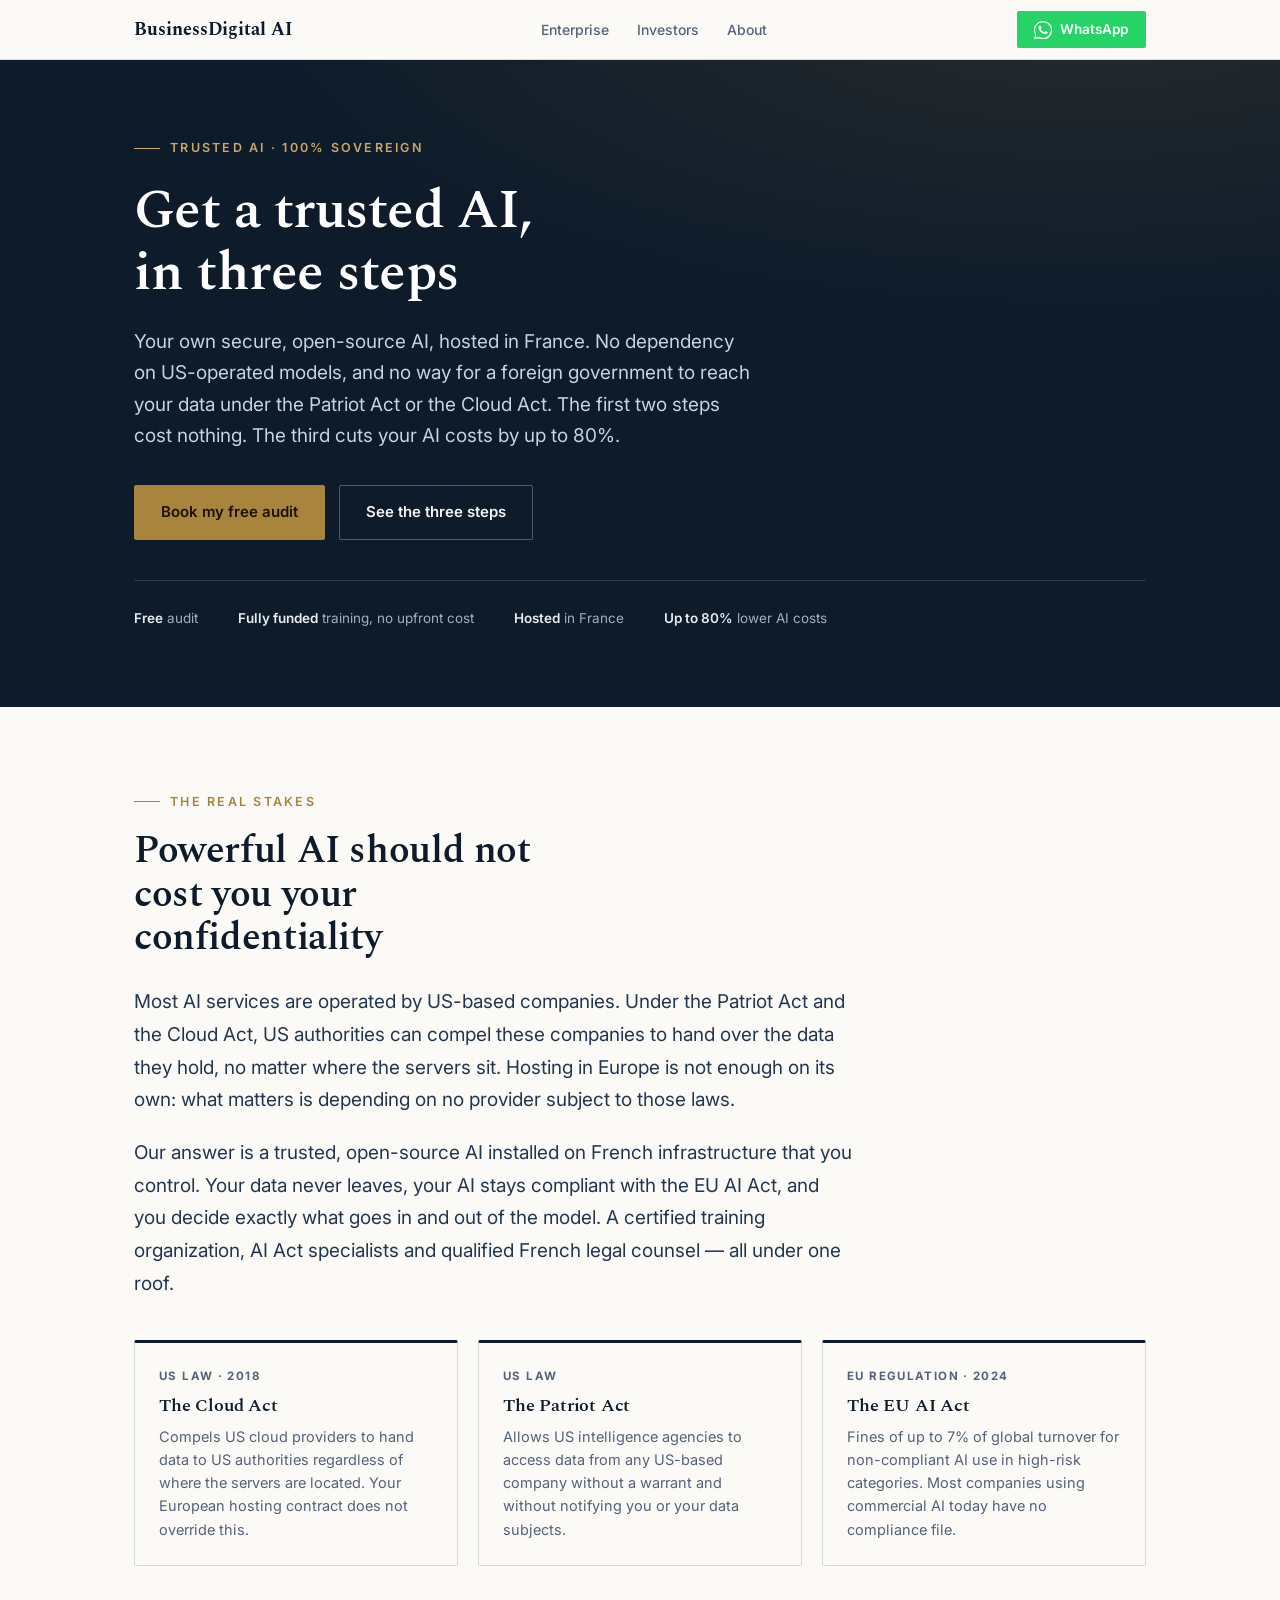
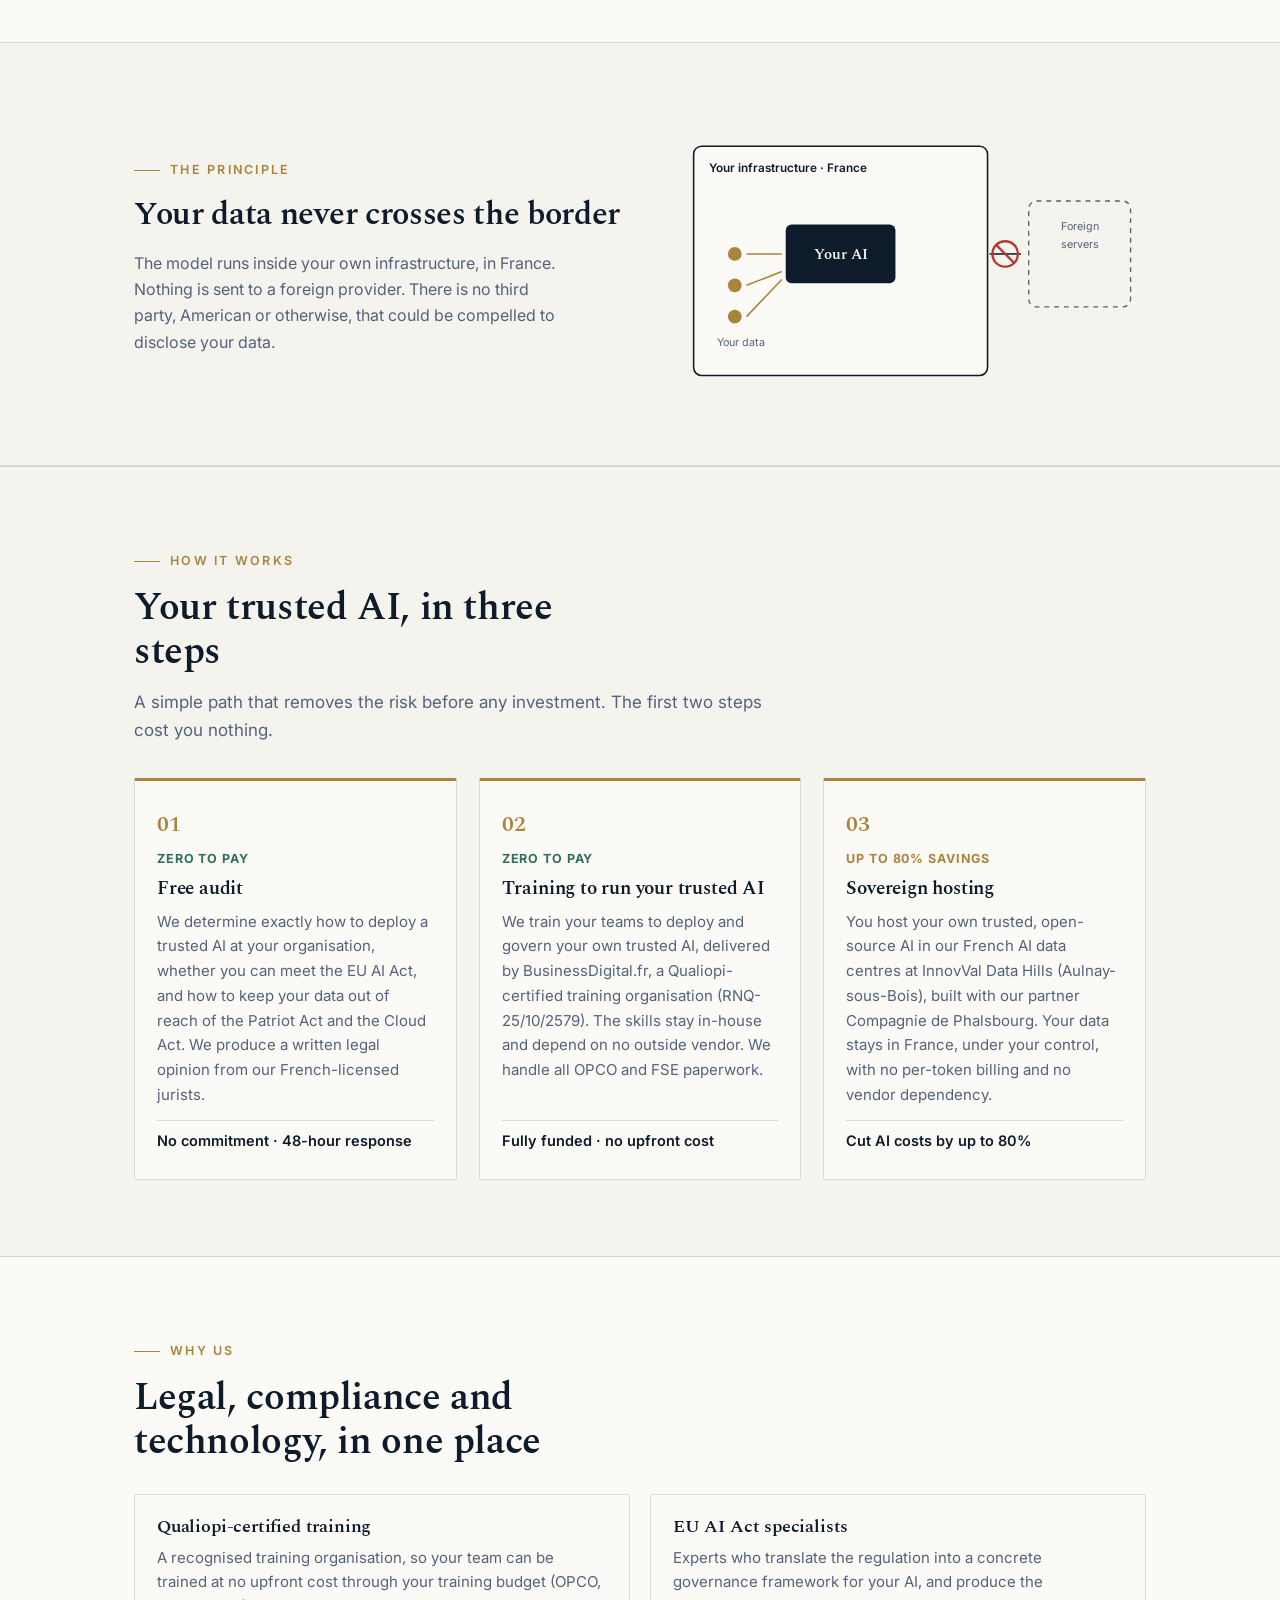
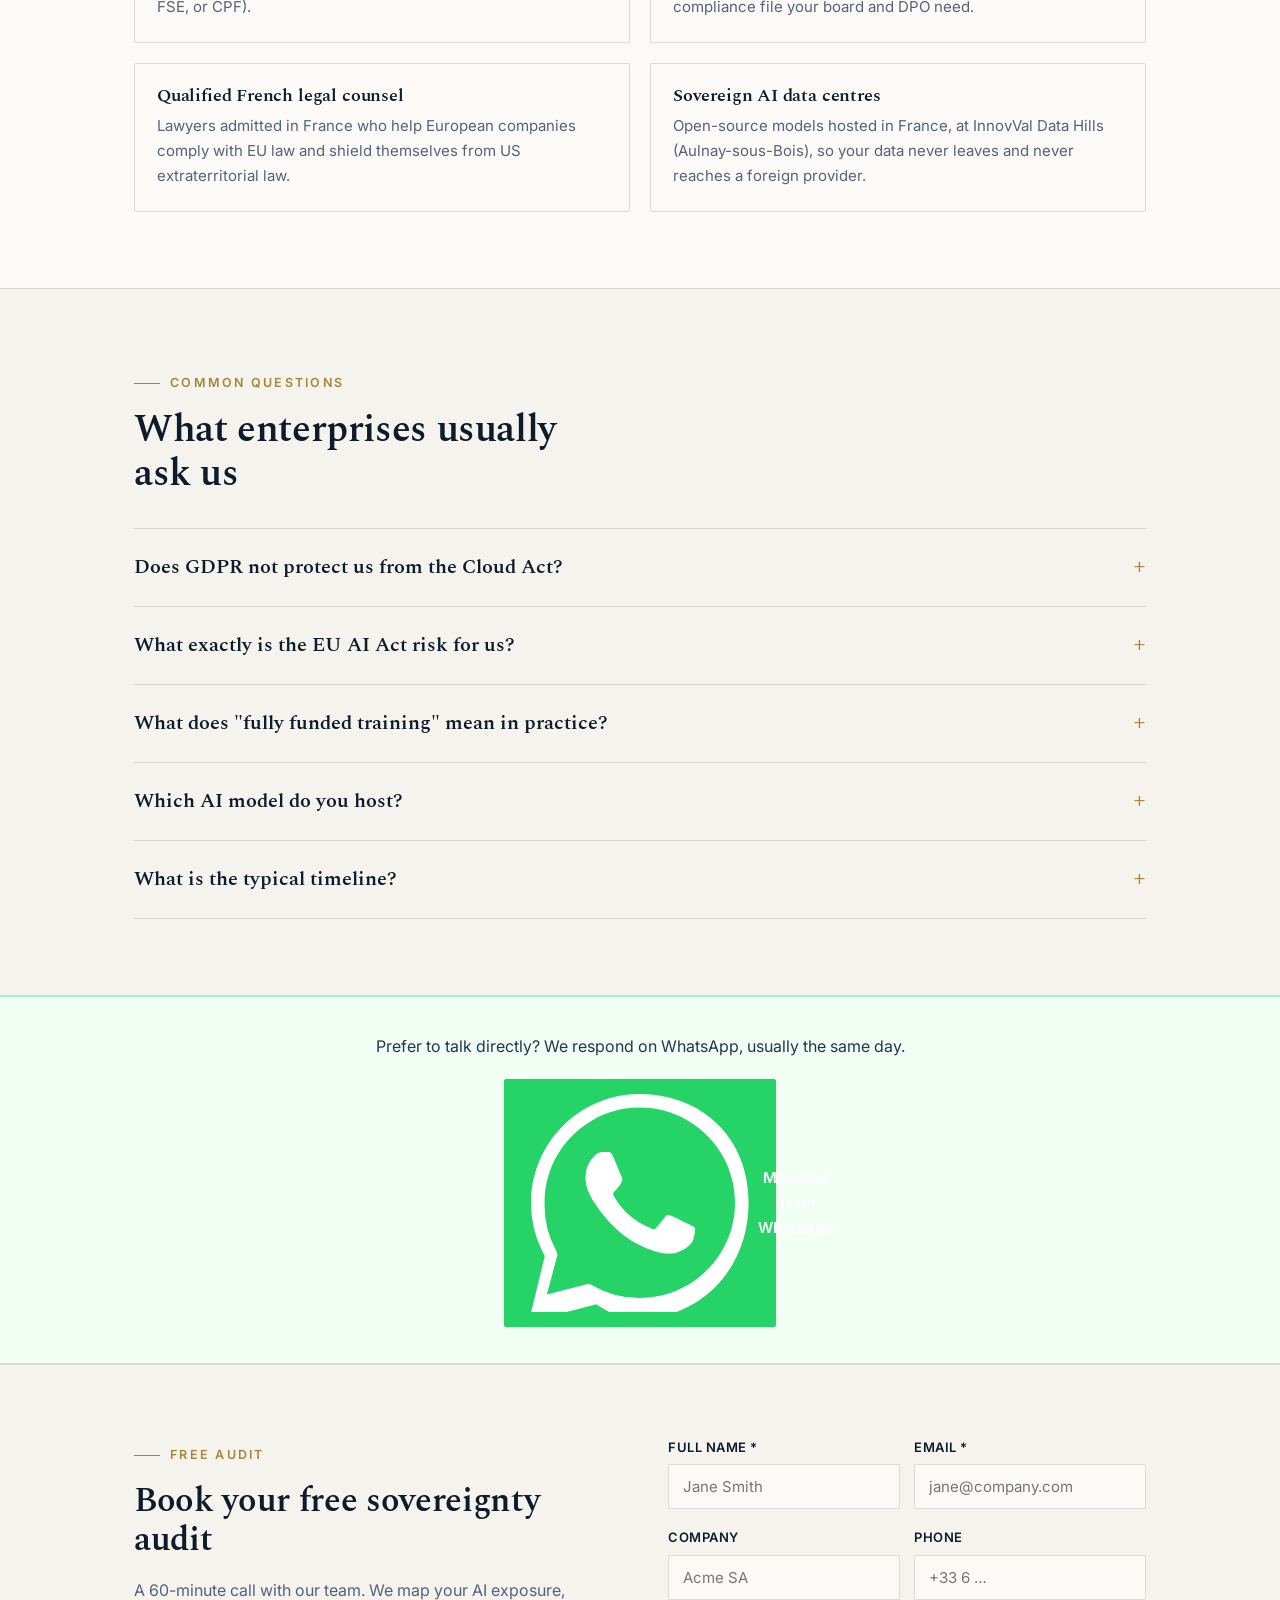
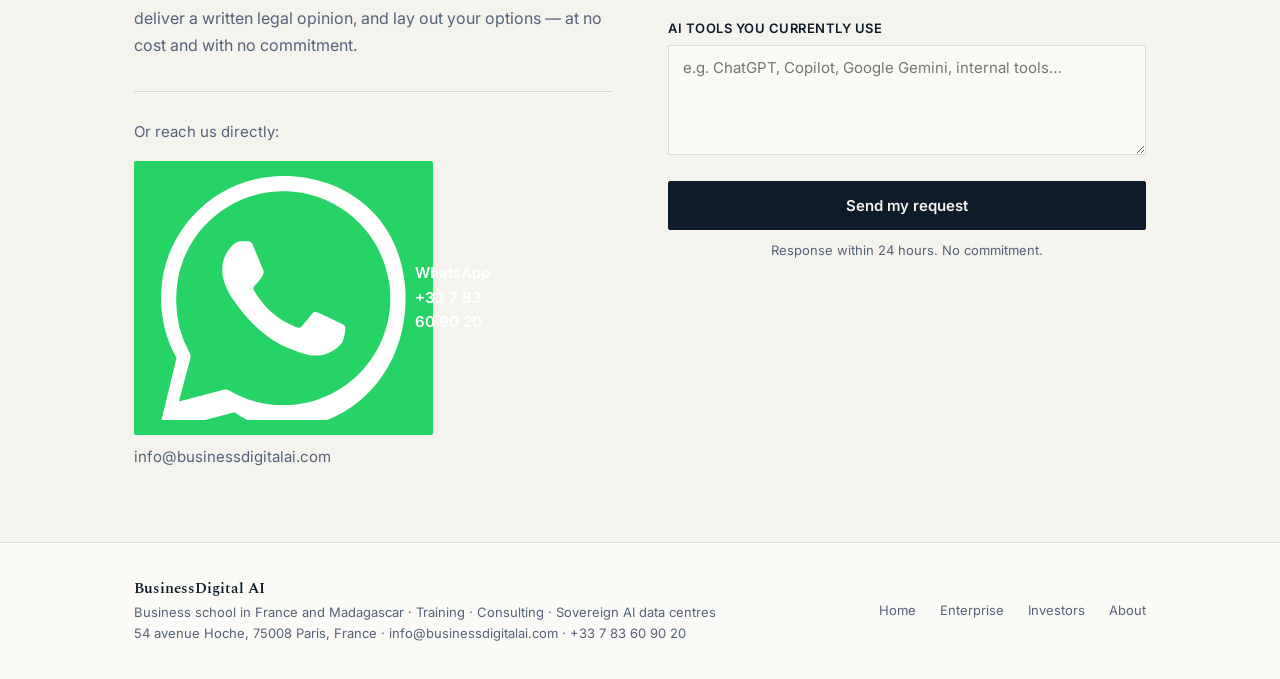
<file: enterprise/index.html>
<!DOCTYPE html>
<html lang="en">
<head>
<meta charset="utf-8">
<meta name="viewport" content="width=device-width, initial-scale=1">
<title>Trusted AI in 3 steps: free audit, funded training, sovereign hosting in France | BusinessDigital AI</title>
<meta name="description" content="Get your own trusted, secure, open-source AI hosted in France, beyond the reach of the Patriot Act and Cloud Act. Free audit, fully funded training, hosting in France, up to 80% lower AI costs.">
<link rel="canonical" href="https://businessdigitalai.com/enterprise">
<meta property="og:title" content="Enterprise Trusted AI — BusinessDigital AI">
<meta property="og:description" content="Free audit, state-funded training, open-source AI hosted on French soil. Cloud Act and EU AI Act compliant.">
<link rel="preconnect" href="https://fonts.googleapis.com">
<link rel="preconnect" href="https://fonts.gstatic.com" crossorigin>
<link href="https://fonts.googleapis.com/css2?family=Spectral:ital,wght@0,400;0,500;0,600;0,700;1,400&family=Inter:wght@400;500;600&display=swap" rel="stylesheet">
<style>
:root{--ink:#0E1B2A;--ink-2:#16283D;--ink-soft:#22364F;--ivory:#F5F3ED;--ivory-2:#EFEBE1;--brass:#A9843C;--brass-soft:#C9A863;--paper:#FBFAF6;--line:rgba(14,27,42,.14);--muted:#54627A;--ok:#2F6F5E;--wa:#25D366}
*{box-sizing:border-box;margin:0;padding:0}
body{font-family:'Inter',system-ui,sans-serif;color:var(--ink);background:var(--paper);line-height:1.65;-webkit-font-smoothing:antialiased}
h1,h2,h3{font-family:'Spectral',Georgia,serif;font-weight:600;line-height:1.14;letter-spacing:-.01em}
.wrap{max-width:1060px;margin:0 auto;padding:0 24px}
.eyebrow{font-size:12.5px;letter-spacing:.18em;text-transform:uppercase;font-weight:600;color:var(--brass);display:inline-flex;align-items:center;gap:10px}
.eyebrow::before{content:"";width:26px;height:1px;background:var(--brass)}
a{color:inherit}.inl{text-decoration:none;border-bottom:1px solid var(--brass)}

/* Nav */
nav{background:var(--paper);border-bottom:1px solid var(--line);position:sticky;top:0;z-index:100;padding:.7rem 0}
.nav-in{display:flex;align-items:center;justify-content:space-between;gap:1rem}
.nav-logo{font-family:'Spectral',serif;font-weight:700;font-size:1.1rem;color:var(--ink);text-decoration:none}
.nav-links{display:flex;align-items:center;gap:1.75rem;list-style:none}
.nav-links a{text-decoration:none;font-size:.875rem;font-weight:500;color:var(--muted)}
.nav-links a:hover{color:var(--ink)}
.nav-wa{display:inline-flex;align-items:center;gap:.5rem;background:var(--wa);color:#fff;padding:.45rem 1.1rem;border-radius:2px;font-weight:600;font-size:.85rem;text-decoration:none}
.nav-wa:hover{background:#1ebe5d}

/* Buttons */
.btn{display:inline-block;font-weight:600;font-size:15px;padding:14px 26px;border-radius:2px;text-decoration:none;transition:.18s ease;border:1px solid transparent;cursor:pointer;font-family:inherit}
.btn-dark{background:var(--ink);color:var(--ivory);border-color:var(--ink)}.btn-dark:hover{background:var(--ink-2)}
.btn-ghost{background:transparent;color:var(--ink);border-color:var(--line)}.btn-ghost:hover{border-color:var(--ink)}
.btn-brass{background:var(--brass);color:#1a1206;border-color:var(--brass)}.btn-brass:hover{background:var(--brass-soft)}
.btn-wa{background:var(--wa);color:#fff;border-color:var(--wa);display:inline-flex;align-items:center;gap:.6rem}.btn-wa:hover{background:#1ebe5d}
.btn-wa svg{flex-shrink:0}

/* Hero */
.hero{background:var(--ink);color:var(--ivory);position:relative;overflow:hidden}
.hero::after{content:"";position:absolute;inset:0;background:radial-gradient(120% 90% at 85% -10%,rgba(169,132,60,.16),transparent 55%);pointer-events:none}
.hero .wrap{padding:70px 24px 78px;position:relative;z-index:1}
.hero .eyebrow{color:var(--brass-soft)}.hero .eyebrow::before{background:var(--brass-soft)}
.hero h1{font-size:clamp(33px,5.1vw,54px);margin:22px 0 0;max-width:15ch;color:#fff}
.hero p.lead{font-size:clamp(16.5px,2.1vw,19px);color:#C9D2DF;max-width:52ch;margin:22px 0 34px}
.cta-row{display:flex;gap:14px;flex-wrap:wrap}
.hero .btn-ghost{color:var(--ivory);border-color:rgba(245,243,237,.3)}.hero .btn-ghost:hover{border-color:var(--ivory)}
.trust{margin-top:40px;padding-top:26px;border-top:1px solid rgba(245,243,237,.14);display:flex;flex-wrap:wrap;gap:26px 40px;font-size:13.5px;color:#9FB0C4}
.trust b{color:#E7ECF3;font-weight:600}

/* Sections */
.sec{padding:76px 0}
.sec h2{font-size:clamp(26px,3.6vw,38px);max-width:22ch}
.lede{font-size:19px;color:var(--ink-soft);max-width:60ch;line-height:1.72;margin-top:26px}
.lede+.lede{margin-top:20px}

/* Diagram */
.diagram{background:var(--ivory);border-top:1px solid var(--line);border-bottom:1px solid var(--line)}
.diagram .wrap{padding:64px 24px;display:grid;grid-template-columns:1.05fr 1fr;gap:48px;align-items:center}
.diagram h2{font-size:clamp(24px,3.2vw,32px)}
.diagram p{color:var(--muted);margin:16px 0 0;max-width:44ch}
svg{width:100%;height:auto;display:block}

/* Steps grid */
.journey{background:var(--ivory);border-top:1px solid var(--line);border-bottom:1px solid var(--line)}
.jgrid{display:grid;grid-template-columns:repeat(3,1fr);gap:22px;margin-top:34px}
.jcard{background:var(--paper);border:1px solid var(--line);border-top:3px solid var(--brass);border-radius:2px;padding:26px 22px;display:flex;flex-direction:column}
.jcard .num{font-family:'Spectral',serif;font-size:22px;color:var(--brass);font-weight:600;margin-bottom:6px}
.jcard .zero{font-size:12.5px;font-weight:700;color:var(--ok);text-transform:uppercase;letter-spacing:.07em;margin-bottom:8px}
.jcard h3{font-size:19px;margin-bottom:10px}
.jcard p{color:var(--muted);font-size:15px;margin:0 0 12px;flex:1}
.jcard .hi{font-size:14.5px;color:var(--ink);font-weight:600;margin-top:auto;padding-top:8px;border-top:1px solid var(--line)}

/* Pills (why us) */
.pillars{display:grid;grid-template-columns:repeat(2,1fr);gap:20px;margin-top:30px}
.pill{border:1px solid var(--line);border-radius:2px;padding:22px;background:var(--paper)}
.pill h3{font-family:'Spectral',serif;font-size:18px;margin-bottom:8px}
.pill p{color:var(--muted);font-size:15px}

/* Risk cards */
.risk-grid{display:grid;grid-template-columns:repeat(3,1fr);gap:20px;margin-top:30px}
.risk-card{border:1px solid var(--line);border-top:3px solid var(--ink);border-radius:2px;padding:24px}
.risk-label{font-size:11.5px;letter-spacing:.12em;text-transform:uppercase;font-weight:700;color:var(--muted);margin-bottom:10px}
.risk-card h3{font-family:'Spectral',serif;font-size:18px;margin-bottom:8px}
.risk-card p{color:var(--muted);font-size:14.5px;line-height:1.6}

/* Band */
.band{background:var(--ink-2);color:var(--ivory)}
.band .wrap{padding:52px 24px;display:flex;gap:30px;align-items:center;flex-wrap:wrap;justify-content:space-between}
.band h2{color:#fff;font-size:clamp(23px,3vw,30px);max-width:24ch}
.band p{color:#C4CEDB;margin:12px 0 0;max-width:46ch}

/* WhatsApp banner */
.wa-banner{background:#f0fef4;border-top:1px solid #a7f3d0;border-bottom:1px solid #a7f3d0;padding:36px 0;text-align:center}
.wa-banner p{font-size:16px;color:var(--ink-soft);margin-bottom:20px}

/* Form */
.form-sec{background:var(--ivory);border-top:1px solid var(--line)}
.form-sec .wrap{padding:72px 24px;display:grid;grid-template-columns:1fr 1fr;gap:56px;align-items:start}
.form-sec h2{font-size:clamp(24px,3.2vw,34px);margin-bottom:18px}
.form-sec p.sub{color:var(--muted);font-size:16px;line-height:1.7;margin-bottom:24px}
.form-group{margin-bottom:18px}
.form-group label{display:block;font-size:13px;font-weight:600;color:var(--ink);margin-bottom:6px;letter-spacing:.04em;text-transform:uppercase}
.form-group input,.form-group textarea,.form-group select{width:100%;padding:12px 14px;border:1px solid var(--line);border-radius:2px;font-size:15px;font-family:inherit;color:var(--ink);background:var(--paper);outline:none;transition:border .15s}
.form-group input:focus,.form-group textarea:focus{border-color:var(--brass)}
.form-group textarea{resize:vertical;min-height:110px}
.form-row{display:grid;grid-template-columns:1fr 1fr;gap:14px}
#form-ok{display:none;background:#f0fef4;border:1px solid #a7f3d0;border-radius:2px;padding:24px;text-align:center}
#form-ok p{color:var(--ok);font-weight:600;font-size:17px}
#form-err{display:none;color:#B03A2E;font-size:14px;margin-bottom:12px;background:#fef2f2;padding:10px 14px;border-radius:2px;border:1px solid #fca5a5}
.contact-alt{margin-top:32px;padding-top:28px;border-top:1px solid var(--line)}
.contact-alt p{color:var(--muted);font-size:15px;margin-bottom:16px}

/* FAQ */
.faq-list details{border-top:1px solid var(--line);padding:22px 0}
.faq-list details:last-of-type{border-bottom:1px solid var(--line)}
.faq-list summary{font-family:'Spectral',serif;font-size:20px;font-weight:600;cursor:pointer;list-style:none;display:flex;justify-content:space-between;gap:20px;align-items:baseline}
.faq-list summary::-webkit-details-marker{display:none}
.faq-list summary::after{content:"+";color:var(--brass);font-size:24px;line-height:1}
.faq-list details[open] summary::after{content:"–"}
.faq-list p{color:var(--muted);margin:14px 0 0;max-width:64ch;font-size:16px;line-height:1.7}

/* Footer */
footer{background:var(--paper);border-top:1px solid var(--line);font-size:13px;color:var(--muted)}
footer .wrap{padding:34px 24px;display:flex;justify-content:space-between;gap:20px;flex-wrap:wrap;align-items:center}
footer b{color:var(--ink);font-weight:600;font-family:'Spectral',serif;font-size:15px}
.foot-links{display:flex;gap:1.5rem;flex-wrap:wrap}
.foot-links a{text-decoration:none;color:var(--muted)}.foot-links a:hover{color:var(--ink)}

@media(max-width:760px){
  .jgrid,.pillars,.risk-grid,.form-row{grid-template-columns:1fr}
  .diagram .wrap,.form-sec .wrap{grid-template-columns:1fr;gap:32px}
  .band .wrap{flex-direction:column;align-items:flex-start}
  .sec{padding:56px 0}
  .nav-links{display:none}
}
</style>
</head>
<body>

<nav>
  <div class="wrap">
    <div class="nav-in">
      <a href="/" class="nav-logo">BusinessDigital AI</a>
      <ul class="nav-links">
        <li><a href="/enterprise">Enterprise</a></li>
        <li><a href="/investors">Investors</a></li>
        <li><a href="/about">About</a></li>
      </ul>
      <a href="https://wa.me/33783609020" class="nav-wa" target="_blank" rel="noopener">
        <svg width="18" height="18" viewBox="0 0 24 24" fill="currentColor"><path d="M17.472 14.382c-.297-.149-1.758-.867-2.03-.967-.273-.099-.471-.148-.67.15-.197.297-.767.966-.94 1.164-.173.199-.347.223-.644.075-.297-.15-1.255-.463-2.39-1.475-.883-.788-1.48-1.761-1.653-2.059-.173-.297-.018-.458.13-.606.134-.133.298-.347.446-.52.149-.174.198-.298.298-.497.099-.198.05-.371-.025-.52-.075-.149-.669-1.612-.916-2.207-.242-.579-.487-.5-.669-.51-.173-.008-.371-.01-.57-.01-.198 0-.52.074-.792.372-.272.297-1.04 1.016-1.04 2.479 0 1.462 1.065 2.875 1.213 3.074.149.198 2.096 3.2 5.077 4.487.709.306 1.262.489 1.694.625.712.227 1.36.195 1.871.118.571-.085 1.758-.719 2.006-1.413.248-.694.248-1.289.173-1.413-.074-.124-.272-.198-.57-.347z"/><path d="M12 0C5.373 0 0 5.373 0 12c0 2.126.554 4.122 1.522 5.855L.057 23.882a.75.75 0 0 0 .92.939l6.23-1.63C8.915 24.383 10.41 24.75 12 24.75 18.627 24.75 24 19.377 24 12S18.627 0 12 0zm0 22.5a10.458 10.458 0 0 1-5.31-1.445.75.75 0 0 0-.534-.08l-4.4 1.152 1.12-4.229a.75.75 0 0 0-.1-.604A10.414 10.414 0 0 1 1.5 12C1.5 6.201 6.201 1.5 12 1.5S22.5 6.201 22.5 12 17.799 22.5 12 22.5z"/></svg>
        WhatsApp
      </a>
    </div>
  </div>
</nav>

<header class="hero">
  <div class="wrap">
    <span class="eyebrow">Trusted AI · 100% sovereign</span>
    <h1>Get a trusted AI, in three steps</h1>
    <p class="lead">Your own secure, open-source AI, hosted in France. No dependency on US-operated models, and no way for a foreign government to reach your data under the Patriot Act or the Cloud Act. The first two steps cost nothing. The third cuts your AI costs by up to 80%.</p>
    <div class="cta-row">
      <a class="btn btn-brass" href="#contact">Book my free audit</a>
      <a class="btn btn-ghost" href="#steps">See the three steps</a>
    </div>
    <div class="trust">
      <span><b>Free</b> audit</span>
      <span><b>Fully funded</b> training, no upfront cost</span>
      <span><b>Hosted</b> in France</span>
      <span><b>Up to 80%</b> lower AI costs</span>
    </div>
  </div>
</header>

<section class="sec">
  <div class="wrap">
    <span class="eyebrow">The real stakes</span>
    <h2 style="margin-top:18px">Powerful AI should not cost you your confidentiality</h2>
    <p class="lede">Most AI services are operated by US-based companies. Under the Patriot Act and the Cloud Act, US authorities can compel these companies to hand over the data they hold, no matter where the servers sit. Hosting in Europe is not enough on its own: what matters is depending on no provider subject to those laws.</p>
    <p class="lede">Our answer is a trusted, open-source AI installed on French infrastructure that you control. Your data never leaves, your AI stays compliant with the EU AI Act, and you decide exactly what goes in and out of the model. A certified training organization, AI Act specialists and qualified French legal counsel — all under one roof.</p>
    <div class="risk-grid" style="margin-top:40px">
      <div class="risk-card">
        <div class="risk-label">US Law · 2018</div>
        <h3>The Cloud Act</h3>
        <p>Compels US cloud providers to hand data to US authorities regardless of where the servers are located. Your European hosting contract does not override this.</p>
      </div>
      <div class="risk-card">
        <div class="risk-label">US Law</div>
        <h3>The Patriot Act</h3>
        <p>Allows US intelligence agencies to access data from any US-based company without a warrant and without notifying you or your data subjects.</p>
      </div>
      <div class="risk-card">
        <div class="risk-label">EU Regulation · 2024</div>
        <h3>The EU AI Act</h3>
        <p>Fines of up to 7% of global turnover for non-compliant AI use in high-risk categories. Most companies using commercial AI today have no compliance file.</p>
      </div>
    </div>
  </div>
</section>

<section class="diagram">
  <div class="wrap">
    <div>
      <span class="eyebrow">The principle</span>
      <h2 style="margin-top:16px">Your data never crosses the border</h2>
      <p>The model runs inside your own infrastructure, in France. Nothing is sent to a foreign provider. There is no third party, American or otherwise, that could be compelled to disclose your data.</p>
    </div>
    <div aria-hidden="true">
      <svg viewBox="0 0 480 300" xmlns="http://www.w3.org/2000/svg">
        <rect x="18" y="40" width="300" height="234" rx="8" fill="#FBFAF6" stroke="#0E1B2A" stroke-width="1.6"/>
        <text x="34" y="66" font-family="Inter,sans-serif" font-size="12" fill="#0E1B2A" font-weight="600">Your infrastructure · France</text>
        <rect x="112" y="120" width="112" height="60" rx="6" fill="#0E1B2A"/>
        <text x="168" y="155" text-anchor="middle" font-family="Spectral,serif" font-size="15" fill="#F5F3ED" font-weight="600">Your AI</text>
        <circle cx="60" cy="150" r="7" fill="#A9843C"/><circle cx="60" cy="182" r="7" fill="#A9843C"/><circle cx="60" cy="214" r="7" fill="#A9843C"/>
        <text x="42" y="244" font-family="Inter,sans-serif" font-size="11" fill="#54627A">Your data</text>
        <line x1="72" y1="150" x2="108" y2="150" stroke="#A9843C" stroke-width="1.6"/>
        <line x1="72" y1="182" x2="108" y2="168" stroke="#A9843C" stroke-width="1.6"/>
        <line x1="72" y1="214" x2="108" y2="176" stroke="#A9843C" stroke-width="1.6"/>
        <rect x="360" y="96" width="104" height="108" rx="8" fill="none" stroke="#54627A" stroke-width="1.4" stroke-dasharray="5 5"/>
        <text x="412" y="126" text-anchor="middle" font-family="Inter,sans-serif" font-size="11" fill="#54627A">Foreign</text>
        <text x="412" y="144" text-anchor="middle" font-family="Inter,sans-serif" font-size="11" fill="#54627A">servers</text>
        <line x1="320" y1="150" x2="352" y2="150" stroke="#0E1B2A" stroke-width="1.6"/>
        <circle cx="336" cy="150" r="13" fill="none" stroke="#B03A2E" stroke-width="2.4"/>
        <line x1="327" y1="141" x2="345" y2="159" stroke="#B03A2E" stroke-width="2.4"/>
      </svg>
    </div>
  </div>
</section>

<section class="sec journey" id="steps">
  <div class="wrap">
    <span class="eyebrow">How it works</span>
    <h2 style="margin-top:16px">Your trusted AI, in three steps</h2>
    <p style="color:var(--muted);font-size:17px;margin-top:14px;max-width:58ch">A simple path that removes the risk before any investment. The first two steps cost you nothing.</p>
    <div class="jgrid">
      <div class="jcard">
        <div class="num">01</div>
        <div class="zero">Zero to pay</div>
        <h3>Free audit</h3>
        <p>We determine exactly how to deploy a trusted AI at your organisation, whether you can meet the EU AI Act, and how to keep your data out of reach of the Patriot Act and the Cloud Act. We produce a written legal opinion from our French-licensed jurists.</p>
        <div class="hi">No commitment · 48-hour response</div>
      </div>
      <div class="jcard">
        <div class="num">02</div>
        <div class="zero">Zero to pay</div>
        <h3>Training to run your trusted AI</h3>
        <p>We train your teams to deploy and govern your own trusted AI, delivered by BusinessDigital.fr, a Qualiopi-certified training organisation (RNQ-25/10/2579). The skills stay in-house and depend on no outside vendor. We handle all OPCO and FSE paperwork.</p>
        <div class="hi">Fully funded · no upfront cost</div>
      </div>
      <div class="jcard">
        <div class="num">03</div>
        <div class="zero" style="color:var(--brass)">Up to 80% savings</div>
        <h3>Sovereign hosting</h3>
        <p>You host your own trusted, open-source AI in our French AI data centres at InnovVal Data Hills (Aulnay-sous-Bois), built with our partner Compagnie de Phalsbourg. Your data stays in France, under your control, with no per-token billing and no vendor dependency.</p>
        <div class="hi">Cut AI costs by up to 80%</div>
      </div>
    </div>
  </div>
</section>

<section class="sec">
  <div class="wrap">
    <span class="eyebrow">Why us</span>
    <h2 style="margin-top:16px">Legal, compliance and technology, in one place</h2>
    <div class="pillars">
      <div class="pill"><h3>Qualiopi-certified training</h3><p>A recognised training organisation, so your team can be trained at no upfront cost through your training budget (OPCO, FSE, or CPF).</p></div>
      <div class="pill"><h3>EU AI Act specialists</h3><p>Experts who translate the regulation into a concrete governance framework for your AI, and produce the compliance file your board and DPO need.</p></div>
      <div class="pill"><h3>Qualified French legal counsel</h3><p>Lawyers admitted in France who help European companies comply with EU law and shield themselves from US extraterritorial law.</p></div>
      <div class="pill"><h3>Sovereign AI data centres</h3><p>Open-source models hosted in France, at InnovVal Data Hills (Aulnay-sous-Bois), so your data never leaves and never reaches a foreign provider.</p></div>
    </div>
  </div>
</section>

<section class="sec" style="background:var(--ivory);border-top:1px solid var(--line);border-bottom:1px solid var(--line)">
  <div class="wrap">
    <span class="eyebrow">Common questions</span>
    <h2 style="margin-top:16px">What enterprises usually ask us</h2>
    <div class="faq-list" style="margin-top:32px">
      <details><summary>Does GDPR not protect us from the Cloud Act?</summary><p>No. The Cloud Act is US law, and it compels US-based companies to hand over data to US authorities regardless of where the servers are and regardless of any EU regulation. GDPR and the Cloud Act operate in different legal orders. Having your data hosted by a US company in Europe gives you GDPR compliance but no Cloud Act protection.</p></details>
      <details><summary>What exactly is the EU AI Act risk for us?</summary><p>Any company using AI in a high-risk category — which includes HR decisions, credit scoring, access to essential services, biometric data, and others — must document their AI system's compliance. Penalties for non-compliance reach 7% of global annual turnover. Most companies currently have no compliance file in place.</p></details>
      <details><summary>What does "fully funded training" mean in practice?</summary><p>French employers contribute to collective training funds (OPCO) throughout the year. Those funds cover certified training programmes. Because BusinessDigital.fr is Qualiopi-certified, your teams can be trained under this scheme at no direct cost to your company. We prepare and submit all the administrative paperwork. The same mechanism is available through the European Social Fund (FSE).</p></details>
      <details><summary>Which AI model do you host?</summary><p>We primarily deploy GLM 5.2 — an open-source model that performs comparably to Google Gemini and close to GPT-4, running entirely on-premises with no data leaving your infrastructure. For clients whose use cases require the highest capability tier, we can also set up Claude (Anthropic) deployments through our official Claude Partner Network membership.</p></details>
      <details><summary>What is the typical timeline?</summary><p>The audit call happens within 48 hours of your request. The written legal opinion follows within a week. The training programme runs over a period set by your teams' availability — typically four to eight weeks. Infrastructure setup for hosting is agreed during the training phase and does not require a separate procurement process.</p></details>
    </div>
  </div>
</section>

<div class="wa-banner">
  <div class="wrap">
    <p>Prefer to talk directly? We respond on WhatsApp, usually the same day.</p>
    <a href="https://wa.me/33783609020" class="btn btn-wa" target="_blank" rel="noopener">
      <svg width="20" height="20" viewBox="0 0 24 24" fill="currentColor"><path d="M17.472 14.382c-.297-.149-1.758-.867-2.03-.967-.273-.099-.471-.148-.67.15-.197.297-.767.966-.94 1.164-.173.199-.347.223-.644.075-.297-.15-1.255-.463-2.39-1.475-.883-.788-1.48-1.761-1.653-2.059-.173-.297-.018-.458.13-.606.134-.133.298-.347.446-.52.149-.174.198-.298.298-.497.099-.198.05-.371-.025-.52-.075-.149-.669-1.612-.916-2.207-.242-.579-.487-.5-.669-.51-.173-.008-.371-.01-.57-.01-.198 0-.52.074-.792.372-.272.297-1.04 1.016-1.04 2.479 0 1.462 1.065 2.875 1.213 3.074.149.198 2.096 3.2 5.077 4.487.709.306 1.262.489 1.694.625.712.227 1.36.195 1.871.118.571-.085 1.758-.719 2.006-1.413.248-.694.248-1.289.173-1.413-.074-.124-.272-.198-.57-.347z"/><path d="M12 0C5.373 0 0 5.373 0 12c0 2.126.554 4.122 1.522 5.855L.057 23.882a.75.75 0 0 0 .92.939l6.23-1.63C8.915 24.383 10.41 24.75 12 24.75 18.627 24.75 24 19.377 24 12S18.627 0 12 0zm0 22.5a10.458 10.458 0 0 1-5.31-1.445.75.75 0 0 0-.534-.08l-4.4 1.152 1.12-4.229a.75.75 0 0 0-.1-.604A10.414 10.414 0 0 1 1.5 12C1.5 6.201 6.201 1.5 12 1.5S22.5 6.201 22.5 12 17.799 22.5 12 22.5z"/></svg>
      Message us on WhatsApp
    </a>
  </div>
</div>

<section class="form-sec" id="contact">
  <div class="wrap">
    <div>
      <span class="eyebrow">Free audit</span>
      <h2 style="margin-top:16px">Book your free sovereignty audit</h2>
      <p class="sub">A 60-minute call with our team. We map your AI exposure, deliver a written legal opinion, and lay out your options — at no cost and with no commitment.</p>
      <div class="contact-alt">
        <p>Or reach us directly:</p>
        <div style="display:flex;flex-direction:column;gap:10px">
          <a href="https://wa.me/33783609020" class="btn btn-wa" target="_blank" rel="noopener" style="width:fit-content">
            <svg width="18" height="18" viewBox="0 0 24 24" fill="currentColor"><path d="M17.472 14.382c-.297-.149-1.758-.867-2.03-.967-.273-.099-.471-.148-.67.15-.197.297-.767.966-.94 1.164-.173.199-.347.223-.644.075-.297-.15-1.255-.463-2.39-1.475-.883-.788-1.48-1.761-1.653-2.059-.173-.297-.018-.458.13-.606.134-.133.298-.347.446-.52.149-.174.198-.298.298-.497.099-.198.05-.371-.025-.52-.075-.149-.669-1.612-.916-2.207-.242-.579-.487-.5-.669-.51-.173-.008-.371-.01-.57-.01-.198 0-.52.074-.792.372-.272.297-1.04 1.016-1.04 2.479 0 1.462 1.065 2.875 1.213 3.074.149.198 2.096 3.2 5.077 4.487.709.306 1.262.489 1.694.625.712.227 1.36.195 1.871.118.571-.085 1.758-.719 2.006-1.413.248-.694.248-1.289.173-1.413-.074-.124-.272-.198-.57-.347z"/><path d="M12 0C5.373 0 0 5.373 0 12c0 2.126.554 4.122 1.522 5.855L.057 23.882a.75.75 0 0 0 .92.939l6.23-1.63C8.915 24.383 10.41 24.75 12 24.75 18.627 24.75 24 19.377 24 12S18.627 0 12 0zm0 22.5a10.458 10.458 0 0 1-5.31-1.445.75.75 0 0 0-.534-.08l-4.4 1.152 1.12-4.229a.75.75 0 0 0-.1-.604A10.414 10.414 0 0 1 1.5 12C1.5 6.201 6.201 1.5 12 1.5S22.5 6.201 22.5 12 17.799 22.5 12 22.5z"/></svg>
            WhatsApp +33 7 83 60 90 20
          </a>
          <a href="mailto:info@businessdigitalai.com" style="font-size:15px;color:var(--muted);text-decoration:none">info@businessdigitalai.com</a>
        </div>
      </div>
    </div>
    <div>
      <div id="form-ok"><p>Request received. We will be in touch within 24 hours.</p></div>
      <form id="audit-form">
        <div class="form-row">
          <div class="form-group"><label>Full name *</label><input name="name" required placeholder="Jane Smith"></div>
          <div class="form-group"><label>Email *</label><input name="email" type="email" required placeholder="jane@company.com"></div>
        </div>
        <div class="form-row">
          <div class="form-group"><label>Company</label><input name="company" placeholder="Acme SA"></div>
          <div class="form-group"><label>Phone</label><input name="phone" placeholder="+33 6 …"></div>
        </div>
        <div class="form-group"><label>AI tools you currently use</label><textarea name="message" placeholder="e.g. ChatGPT, Copilot, Google Gemini, internal tools…"></textarea></div>
        <div id="form-err"></div>
        <button type="submit" class="btn btn-dark" id="form-btn" style="width:100%;justify-content:center">Send my request</button>
        <p style="font-size:13px;color:var(--muted);margin-top:10px;text-align:center">Response within 24 hours. No commitment.</p>
      </form>
    </div>
  </div>
</section>

<footer>
  <div class="wrap">
    <div><b>BusinessDigital AI</b><br>Business school in France and Madagascar · Training · Consulting · Sovereign AI data centres<br>54 avenue Hoche, 75008 Paris, France · info@businessdigitalai.com · +33 7 83 60 90 20</div>
    <div class="foot-links">
      <a href="/">Home</a><a href="/enterprise">Enterprise</a><a href="/investors">Investors</a><a href="/about">About</a>
    </div>
  </div>
</footer>

<script>
document.getElementById('audit-form').addEventListener('submit',async function(e){
  e.preventDefault();
  var btn=document.getElementById('form-btn'),err=document.getElementById('form-err');
  btn.textContent='Sending…';btn.disabled=true;err.style.display='none';
  var data=Object.fromEntries(new FormData(this));
  data._subject_hint='Enterprise audit request';
  try{
    var r=await fetch('https://bxfwxrlfowjhynpdyqof.supabase.co/functions/v1/submit-audit-businessdigitalai',{method:'POST',headers:{'Content-Type':'application/json'},body:JSON.stringify(data)});
    var j=await r.json();
    if(j.ok){this.style.display='none';document.getElementById('form-ok').style.display='block';}
    else{err.textContent='An error occurred. Please contact us on WhatsApp or by email.';err.style.display='block';btn.textContent='Send my request';btn.disabled=false;}
  }catch(ex){err.textContent='Connection error. Please contact us on WhatsApp or by email.';err.style.display='block';btn.textContent='Send my request';btn.disabled=false;}
});
</script>
</body>
</html>
</file>
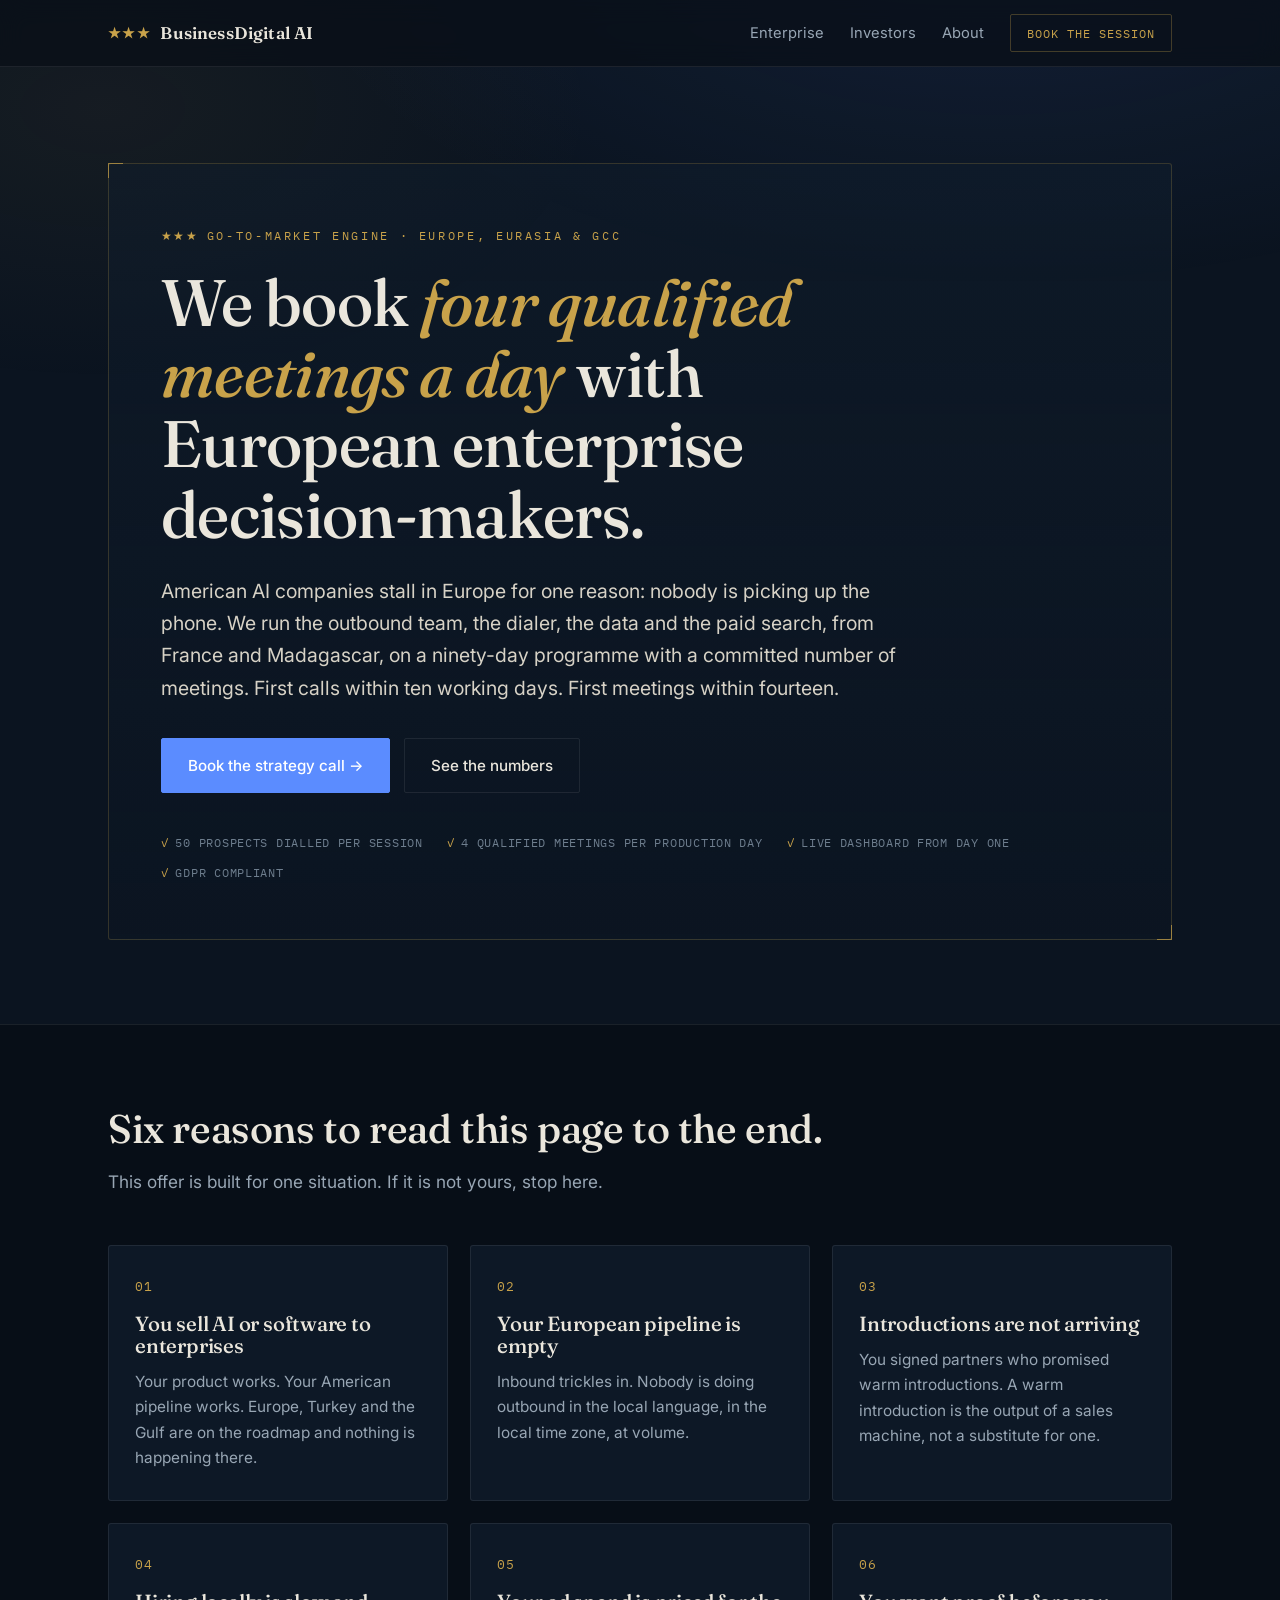
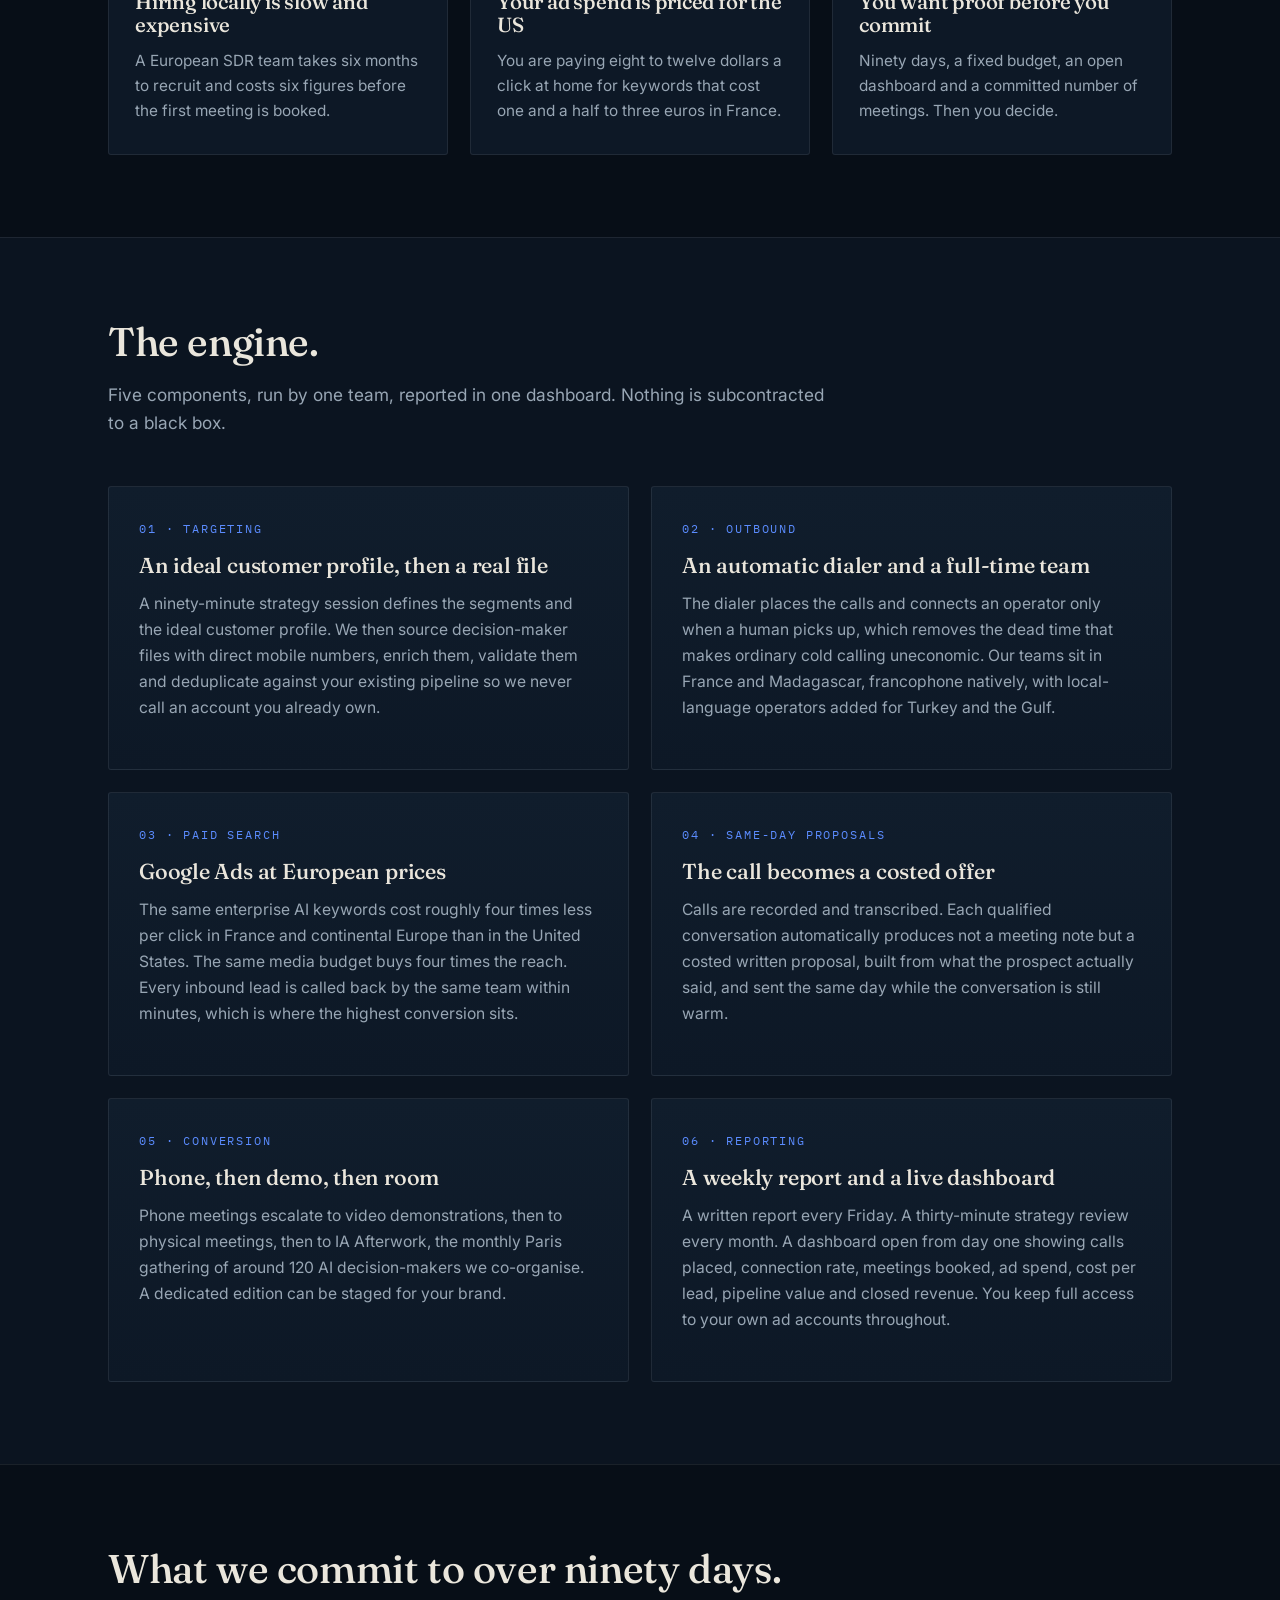
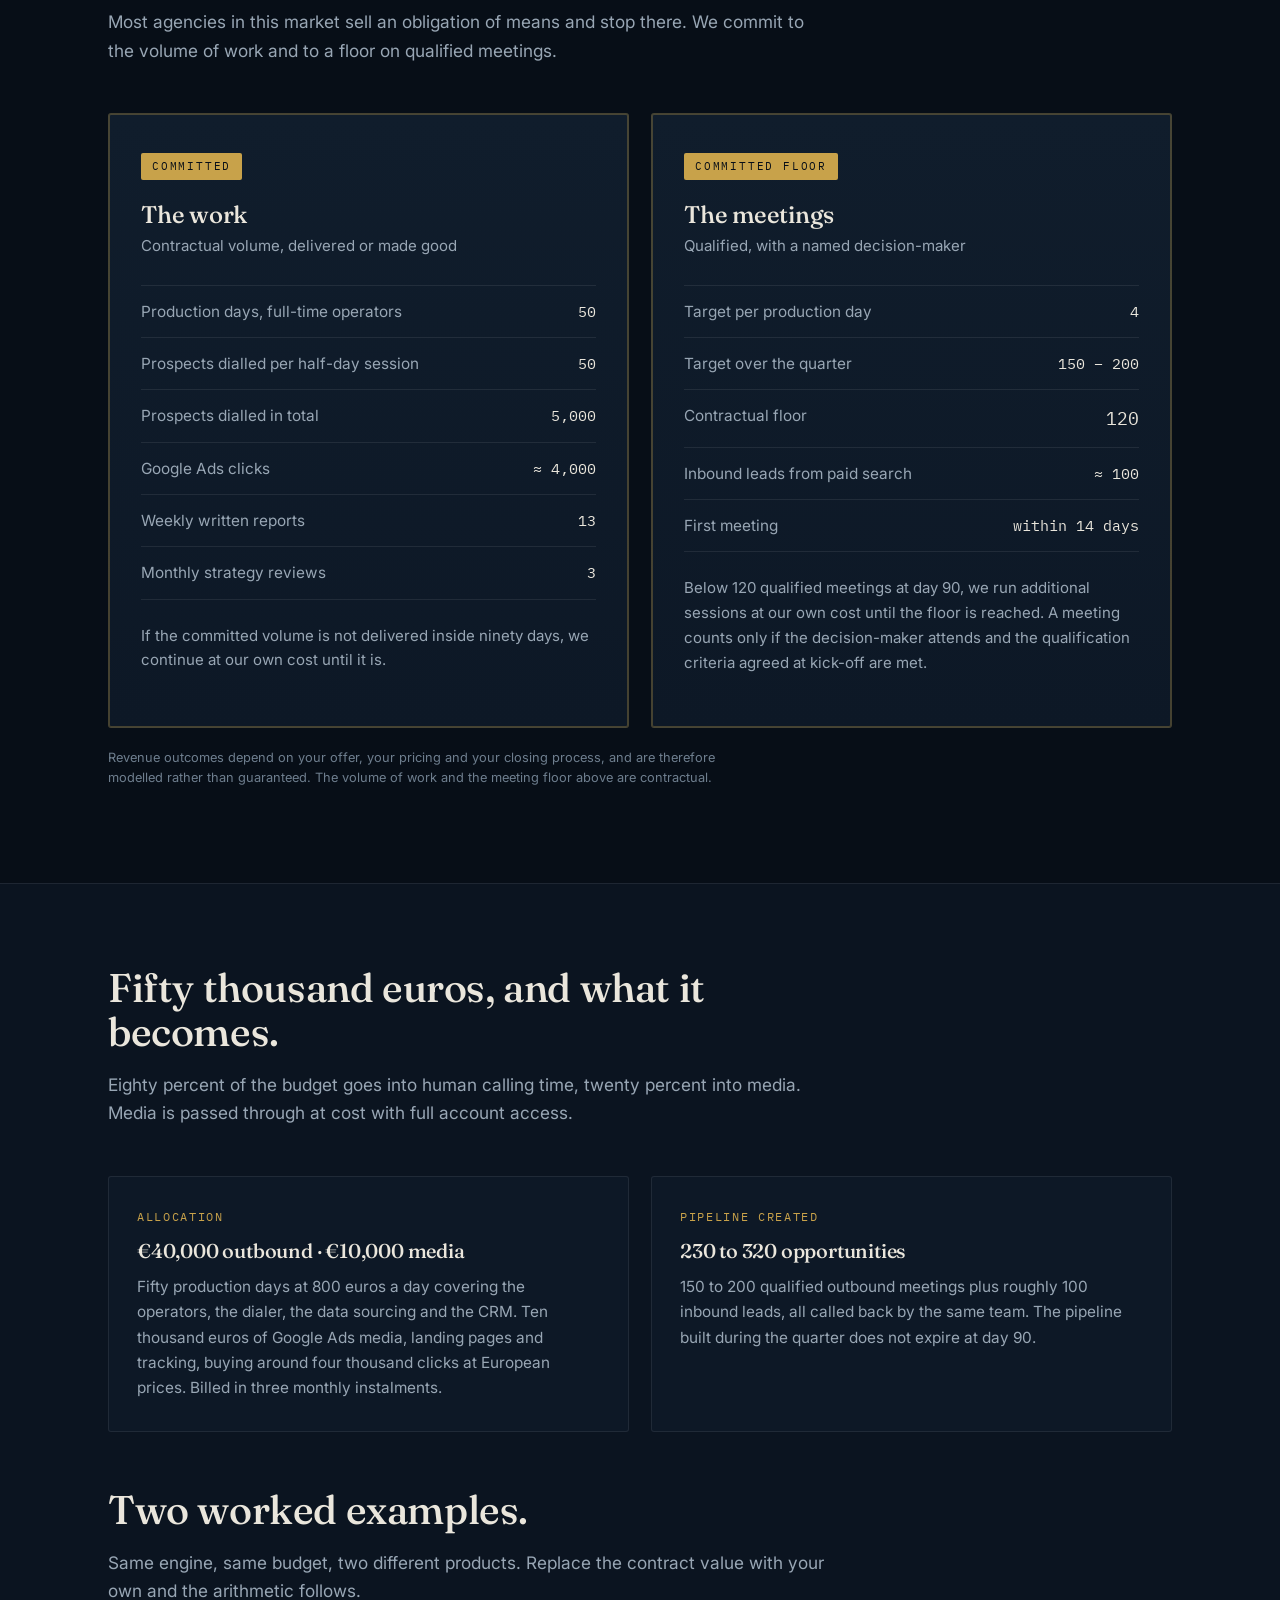
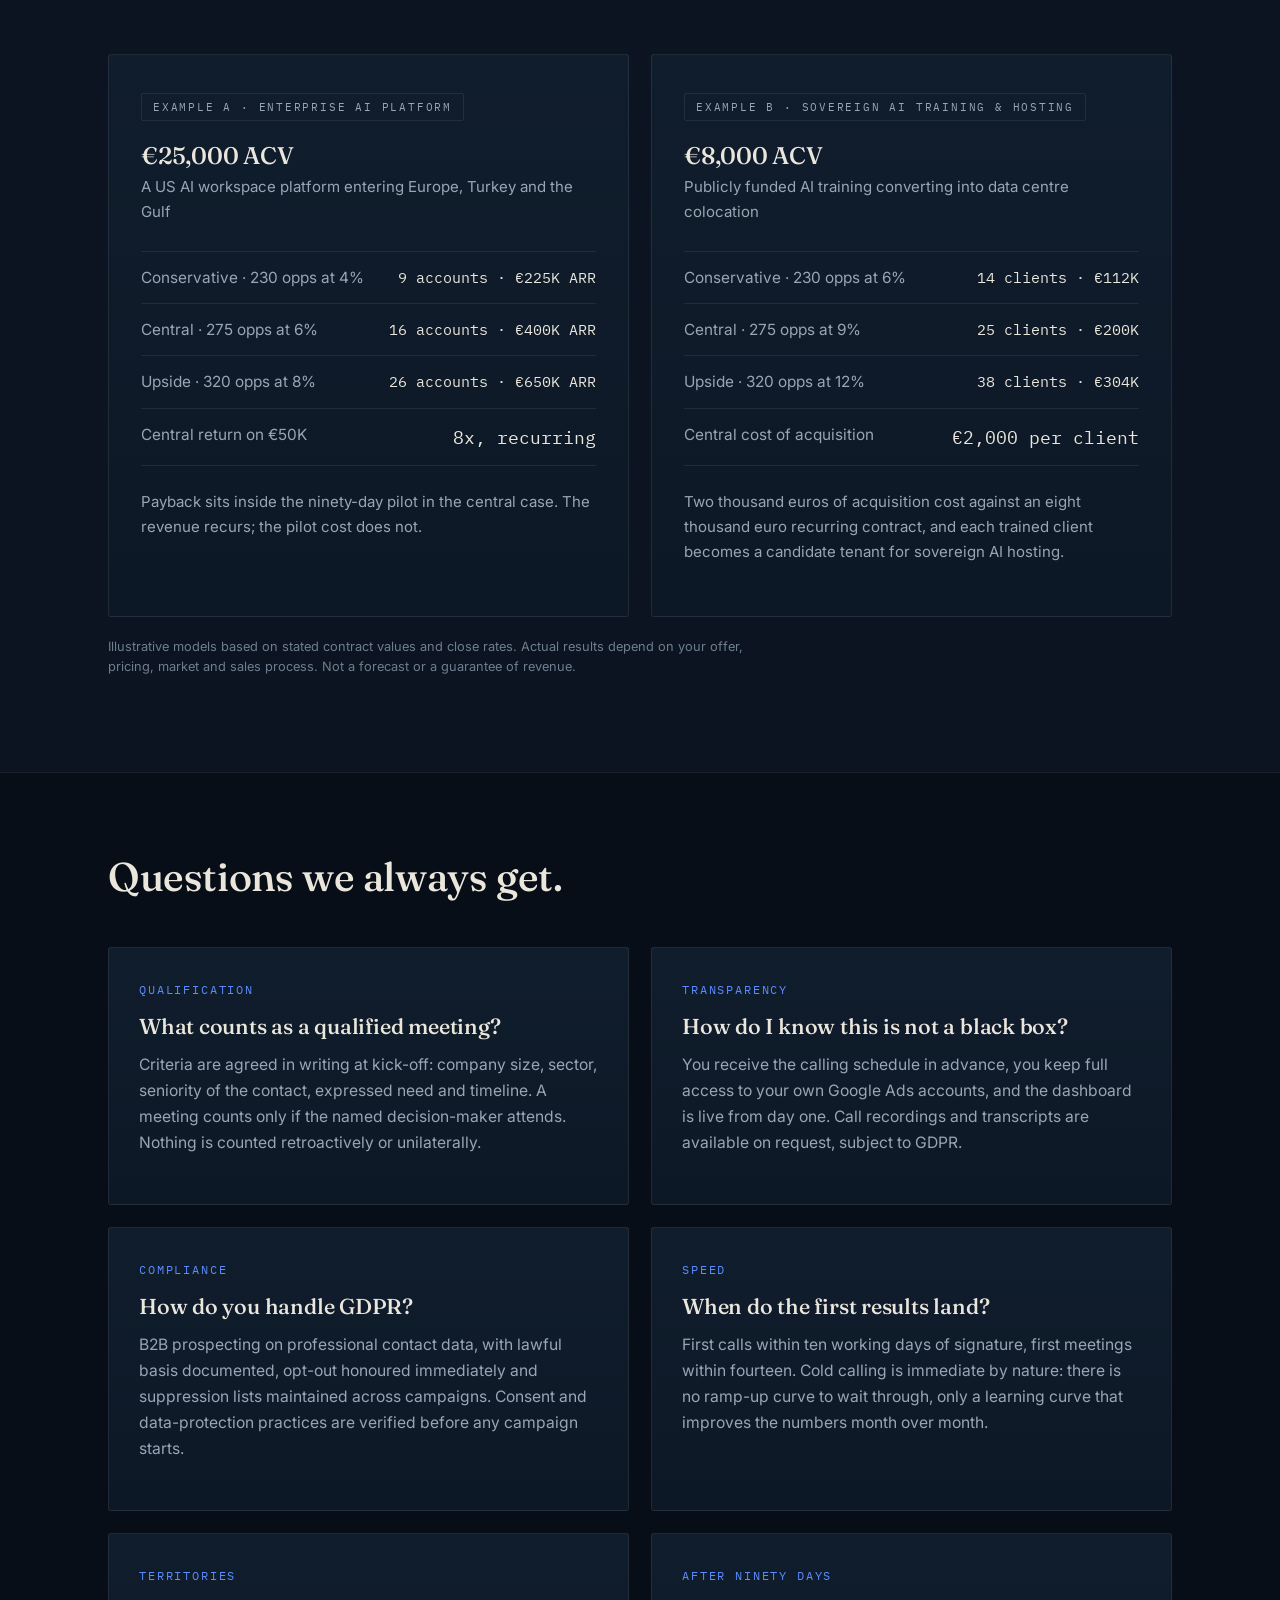
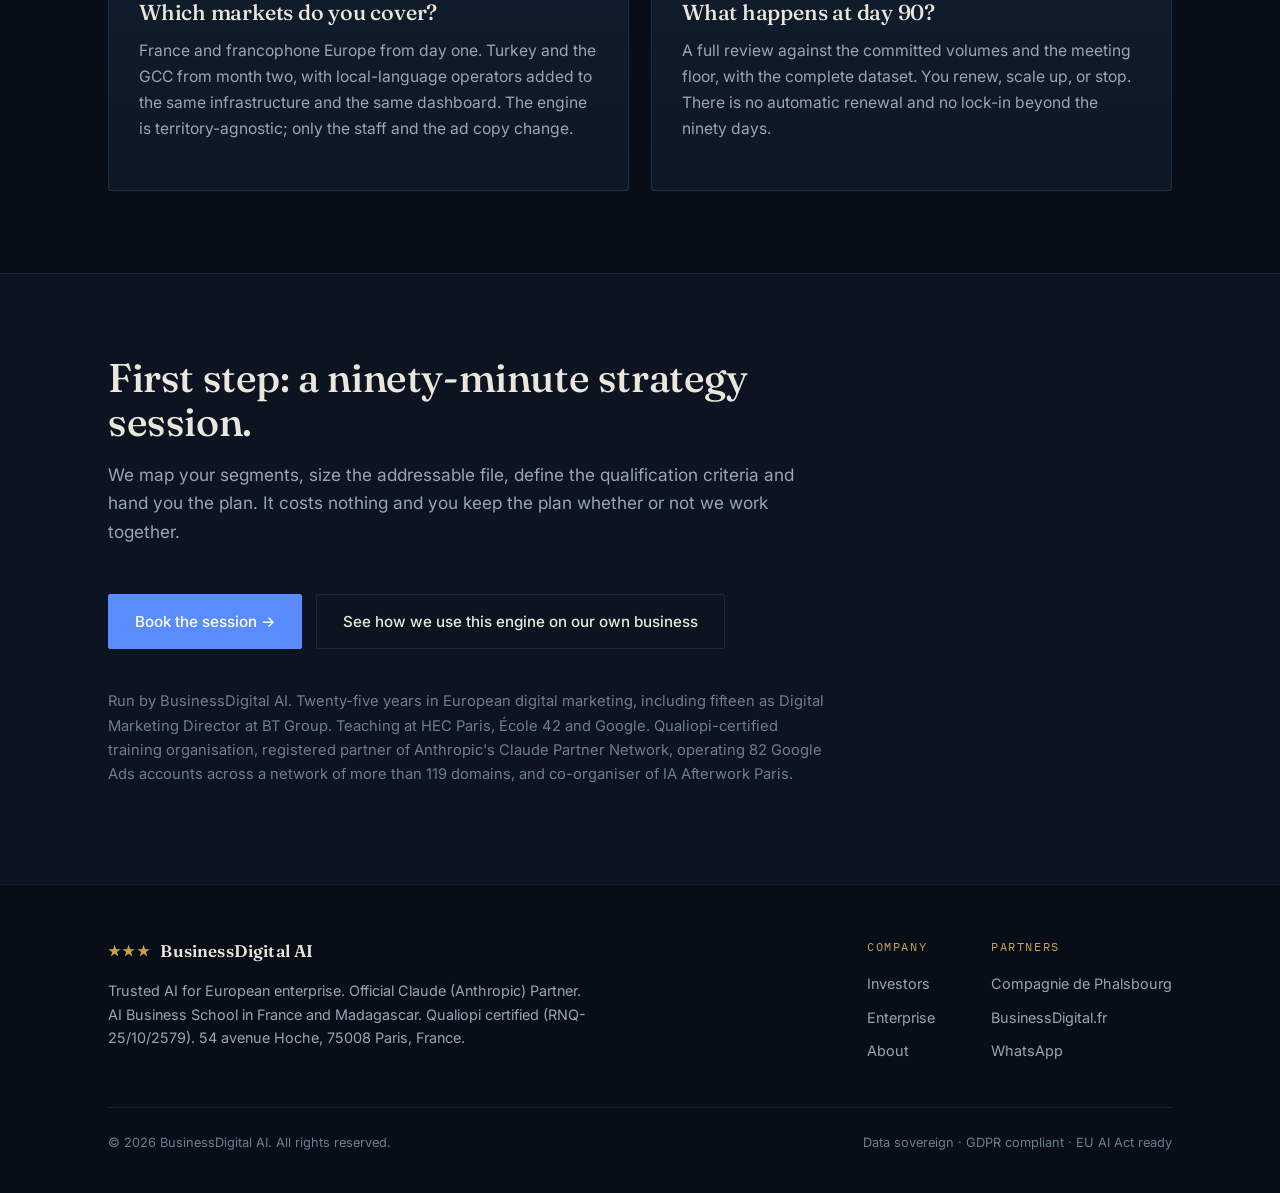
<file: growth-engine/index.html>
<!DOCTYPE html>
<html lang="en">
<head>
<meta charset="UTF-8" />
<meta name="viewport" content="width=device-width, initial-scale=1.0" />
<title>Growth Engine — BusinessDigital AI</title>
<meta name="description" content="Series A open. One company owns the whole chain: state-funded training that sources talent and enterprise clients, an AI start-up studio, GLM 5.2 on owned silicon, and sovereign AI data centers on French soil." />
<link rel="canonical" href="https://businessdigitalai.com/pitch-deck" />
<meta property="og:title" content="Investor Pitch — BusinessDigital AI" />
<meta property="og:description" content="We own the talent, the software and the servers. Publicly funded training fills sovereign AI data centers we own." />
<meta property="og:url" content="https://businessdigitalai.com/pitch-deck" />
<meta property="og:type" content="website" />
<link rel="preconnect" href="https://fonts.googleapis.com" />
<link rel="preconnect" href="https://fonts.gstatic.com" crossorigin />
<link href="https://fonts.googleapis.com/css2?family=Fraunces:opsz,wght@9..144,400;9..144,500;9..144,600&family=Inter:wght@400;500;600&family=IBM+Plex+Mono:wght@400;500&display=swap" rel="stylesheet" />
<style>
  :root{
    --ink:#0B1420;
    --ink-deep:#070E17;
    --panel:#101D2C;
    --panel-2:#0D1826;
    --parchment:#EAE6DC;
    --muted:#98A6B4;
    --muted-2:#6E7E8E;
    --blue:#5B8CFF;
    --gold:#C8A24A;
    --gold-soft:rgba(200,162,74,.30);
    --hair:rgba(200,162,74,.22);
    --hair-cool:rgba(255,255,255,.08);
    --maxw:1120px;
    --serif:"Fraunces",Georgia,serif;
    --sans:"Inter",system-ui,-apple-system,sans-serif;
    --mono:"IBM Plex Mono",ui-monospace,monospace;
  }
  *{box-sizing:border-box}
  html{scroll-behavior:smooth}
  body{
    margin:0;background:var(--ink);color:var(--parchment);
    font-family:var(--sans);font-size:17px;line-height:1.65;
    -webkit-font-smoothing:antialiased;text-rendering:optimizeLegibility;
  }
  body::before{
    content:"";position:fixed;inset:0;z-index:0;pointer-events:none;
    background:
      radial-gradient(1200px 600px at 78% -8%, rgba(91,140,255,.10), transparent 60%),
      radial-gradient(900px 500px at 8% 12%, rgba(200,162,74,.06), transparent 55%);
  }
  .wrap{max-width:var(--maxw);margin:0 auto;padding:0 28px;position:relative;z-index:1}
  a{color:inherit}
  h1,h2,h3{font-family:var(--serif);font-weight:500;letter-spacing:-.01em;line-height:1.08;margin:0}
  p{margin:0 0 1.05em}
  .eyebrow{font-family:var(--mono);font-size:12px;letter-spacing:.22em;text-transform:uppercase;color:var(--gold);display:inline-flex;align-items:center;gap:.7em;margin:0 0 22px}
  .eyebrow .stars{color:var(--gold);letter-spacing:.12em}
  .lead{font-size:1.22rem;color:#D7D2C6;max-width:62ch}

  header.nav{position:sticky;top:0;z-index:20;background:rgba(9,15,23,.72);backdrop-filter:blur(12px);border-bottom:1px solid var(--hair-cool)}
  .nav-in{display:flex;align-items:center;justify-content:space-between;height:66px}
  .brand{font-family:var(--serif);font-size:1.06rem;font-weight:600;letter-spacing:.01em;text-decoration:none;display:flex;align-items:center;gap:.55em}
  .brand .stars{color:var(--gold);font-size:.8em;letter-spacing:.1em}
  .nav-links{display:flex;align-items:center;gap:26px;font-size:.92rem}
  .nav-links a{color:var(--muted);text-decoration:none;transition:color .2s}
  .nav-links a:hover{color:var(--parchment)}
  .nav-cta{border:1px solid var(--gold-soft);color:var(--gold)!important;padding:8px 16px;border-radius:2px;font-family:var(--mono);font-size:.78rem;letter-spacing:.08em;text-transform:uppercase;transition:all .2s}
  .nav-cta:hover{background:var(--gold);color:var(--ink-deep)!important;border-color:var(--gold)}

  .hero{padding:96px 0 84px;position:relative}
  .hero-frame{border:1px solid var(--hair);border-radius:3px;padding:56px 52px;position:relative;background:linear-gradient(180deg, rgba(16,29,44,.55), rgba(13,24,38,.25))}
  .hero-frame::before,.hero-frame::after{content:"";position:absolute;width:14px;height:14px;border:1px solid var(--gold);opacity:.7}
  .hero-frame::before{top:-1px;left:-1px;border-right:0;border-bottom:0}
  .hero-frame::after{bottom:-1px;right:-1px;border-left:0;border-top:0}
  .hero h1{font-size:clamp(2.5rem,5.4vw,4.1rem);max-width:16ch;margin-bottom:24px}
  .hero h1 em{font-style:italic;color:var(--gold)}
  .hero .lead{margin-bottom:34px}
  .cta-row{display:flex;flex-wrap:wrap;gap:14px;margin-bottom:40px}
  .btn{display:inline-flex;align-items:center;gap:.6em;text-decoration:none;padding:14px 26px;border-radius:2px;font-size:.95rem;font-weight:500;transition:all .22s}
  .btn-primary{background:var(--blue);color:#fff;border:1px solid var(--blue)}
  .btn-primary:hover{background:#6f9bff;border-color:#6f9bff;transform:translateY(-1px)}
  .btn-ghost{background:transparent;color:var(--parchment);border:1px solid var(--hair-cool)}
  .btn-ghost:hover{border-color:var(--muted)}
  .trust{display:flex;flex-wrap:wrap;gap:10px 24px;font-family:var(--mono);font-size:.76rem;letter-spacing:.06em;color:var(--muted-2);text-transform:uppercase}
  .trust span{display:inline-flex;align-items:center;gap:.55em}
  .trust span::before{content:"✓";color:var(--gold)}

  section.band{padding:82px 0;border-top:1px solid var(--hair-cool)}
  .band.deep{background:var(--ink-deep)}
  .sec-head{max-width:66ch;margin-bottom:48px}
  .sec-head h2{font-size:clamp(1.7rem,3.4vw,2.5rem);margin-bottom:18px}
  .sec-head p{color:var(--muted);font-size:1.08rem}

  .stat-row{display:grid;grid-template-columns:repeat(3,1fr);gap:1px;background:var(--hair-cool);border:1px solid var(--hair-cool);border-radius:3px;overflow:hidden;margin-top:40px}
  .stat{background:var(--panel-2);padding:34px 28px}
  .stat .n{font-family:var(--serif);font-size:2.6rem;color:var(--gold);line-height:1;margin-bottom:12px}
  .stat .l{font-size:.95rem;color:var(--muted)}

  .steps{display:grid;grid-template-columns:repeat(3,1fr);gap:22px}
  .step{border:1px solid var(--hair-cool);border-radius:3px;padding:30px 26px;background:var(--panel-2);position:relative}
  .step .num{font-family:var(--mono);font-size:.8rem;color:var(--gold);letter-spacing:.1em}
  .step .kw{font-family:var(--mono);font-size:.72rem;letter-spacing:.14em;text-transform:uppercase;color:var(--gold)}
  .step .tag{font-family:var(--mono);font-size:.68rem;letter-spacing:.14em;text-transform:uppercase;color:var(--blue);border:1px solid rgba(91,140,255,.3);padding:3px 9px;border-radius:2px;position:absolute;top:26px;right:24px}
  .step h3{font-size:1.28rem;margin:16px 0 12px}
  .step p{font-size:.96rem;color:var(--muted);margin-bottom:0}

  .flywheel{margin-top:36px;border-left:2px solid var(--gold-soft);padding:6px 0 6px 26px}
  .flywheel p{font-size:1.12rem;color:#D7D2C6;max-width:72ch;margin-bottom:0}
  .flywheel em{color:var(--gold);font-style:normal;font-family:var(--serif)}

  .infra{display:grid;grid-template-columns:1fr 1fr;gap:22px}
  .infra-card{border:1px solid var(--hair-cool);border-radius:3px;padding:32px 30px;background:linear-gradient(180deg,var(--panel),var(--panel-2))}
  .infra-card .k{font-family:var(--mono);font-size:.72rem;letter-spacing:.16em;text-transform:uppercase;color:var(--blue);margin-bottom:16px}
  .infra-card h3{font-size:1.35rem;margin-bottom:14px}
  .infra-card p{color:var(--muted);font-size:.98rem}
  .infra-card a{color:var(--gold);text-decoration:none;font-size:.9rem;font-family:var(--mono);letter-spacing:.04em}
  .infra-card a:hover{text-decoration:underline}
  .partner-note{margin-top:26px;color:var(--muted-2);font-size:.92rem;max-width:80ch}
  .partner-note a{color:var(--gold);text-decoration:none}

  .phases{display:grid;grid-template-columns:1fr 1fr;gap:22px;margin-top:8px}
  .phase{border:1px solid var(--hair-cool);border-radius:3px;padding:30px 28px;background:var(--panel-2)}
  .phase .p{font-family:var(--mono);font-size:.74rem;letter-spacing:.14em;text-transform:uppercase;color:var(--gold);margin-bottom:14px}
  .phase h3{font-size:1.25rem;margin-bottom:12px}
  .phase p{color:var(--muted);font-size:.96rem;margin-bottom:0}

  .rounds{display:grid;grid-template-columns:1fr 1fr;gap:22px}
  .round{border:1px solid var(--hair-cool);border-radius:3px;padding:36px 32px;background:linear-gradient(180deg,var(--panel),var(--panel-2));position:relative}
  .round.open{border-color:var(--gold-soft);box-shadow:0 0 0 1px var(--gold-soft) inset}
  .round .status{font-family:var(--mono);font-size:.7rem;letter-spacing:.16em;text-transform:uppercase;padding:4px 11px;border-radius:2px;display:inline-block;margin-bottom:22px}
  .round.open .status{background:var(--gold);color:var(--ink-deep)}
  .round.planned .status{border:1px solid var(--hair-cool);color:var(--muted)}
  .round h3{font-size:1.5rem;margin-bottom:6px}
  .round .sub{color:var(--muted);font-size:.94rem;margin-bottom:26px}
  .terms{list-style:none;padding:0;margin:0 0 24px;border-top:1px solid var(--hair-cool)}
  .terms li{display:flex;justify-content:space-between;gap:18px;padding:13px 0;border-bottom:1px solid var(--hair-cool);font-size:.96rem}
  .terms li span:first-child{color:var(--muted)}
  .terms li span:last-child{font-family:var(--mono);color:var(--parchment);text-align:right}
  .terms li .big{font-size:1.15rem;color:var(--gold)}
  .use{font-size:.94rem;color:var(--muted)}
  .use strong{color:var(--parchment);font-weight:500}

  .ledger{margin-top:30px;border:1px solid var(--gold-soft);border-radius:3px;padding:30px 32px;background:rgba(200,162,74,.05)}
  .ledger .k{font-family:var(--mono);font-size:.72rem;letter-spacing:.16em;text-transform:uppercase;color:var(--gold);margin-bottom:18px}
  .ledger-flow{display:flex;flex-wrap:wrap;align-items:center;gap:14px 20px;font-family:var(--serif)}
  .ledger-flow .node{font-size:1.15rem}
  .ledger-flow .node small{display:block;font-family:var(--mono);font-size:.68rem;letter-spacing:.08em;color:var(--muted-2);text-transform:uppercase;margin-top:4px}
  .ledger-flow .arrow{color:var(--gold);font-family:var(--sans)}
  .ledger-flow .big{color:var(--gold);font-size:1.5rem}
  .disclaimer{margin-top:20px;font-size:.8rem;color:var(--muted-2);line-height:1.55;max-width:82ch}

  .team{display:grid;grid-template-columns:repeat(2,1fr);gap:22px;max-width:760px}
  .member{border:1px solid var(--hair-cool);border-radius:3px;padding:30px 26px;background:var(--panel-2)}
  .member .role{font-family:var(--mono);font-size:.72rem;letter-spacing:.12em;text-transform:uppercase;color:var(--blue);margin-bottom:14px}
  .member h3{font-size:1.3rem;margin-bottom:14px}
  .member p{font-size:.93rem;color:var(--muted);margin-bottom:0}
  .team-note{margin-top:26px;color:var(--muted-2);font-size:.92rem}

  .final{text-align:center;padding:96px 0}
  .final h2{font-size:clamp(1.9rem,4vw,2.9rem);max-width:20ch;margin:0 auto 22px}
  .final p{color:var(--muted);max-width:60ch;margin:0 auto 34px;font-size:1.08rem}
  .final .cta-row{justify-content:center}

  footer{border-top:1px solid var(--hair-cool);background:var(--ink-deep);padding:52px 0 40px}
  .foot-top{display:flex;flex-wrap:wrap;justify-content:space-between;gap:30px;margin-bottom:34px}
  .foot-brand{max-width:44ch}
  .foot-brand .brand{margin-bottom:14px}
  .foot-brand p{font-size:.9rem;color:var(--muted);margin-bottom:0}
  .foot-links{display:flex;gap:56px;font-size:.9rem}
  .foot-col a{display:block;color:var(--muted);text-decoration:none;margin-bottom:10px;transition:color .2s}
  .foot-col a:hover{color:var(--parchment)}
  .foot-col .h{font-family:var(--mono);font-size:.72rem;letter-spacing:.14em;text-transform:uppercase;color:var(--gold);margin-bottom:16px}
  .foot-legal{border-top:1px solid var(--hair-cool);padding-top:24px;font-size:.8rem;color:var(--muted-2);display:flex;flex-wrap:wrap;justify-content:space-between;gap:14px}

  .reveal{opacity:0;transform:translateY(18px);transition:opacity .7s ease,transform .7s ease}
  .reveal.in{opacity:1;transform:none}

  @media (max-width:900px){
    .stat-row,.steps,.team{grid-template-columns:1fr}
    .infra,.phases,.rounds{grid-template-columns:1fr}
    .hero-frame{padding:40px 26px}
    .nav-links a:not(.nav-cta){display:none}
  }
  @media (prefers-reduced-motion:reduce){
    .reveal{opacity:1;transform:none;transition:none}
    html{scroll-behavior:auto}
  }
  :focus-visible{outline:2px solid var(--blue);outline-offset:3px}
</style>
</head>
<body>

<header class="nav">
  <div class="wrap nav-in">
    <a class="brand" href="https://businessdigitalai.com/"><span class="stars">★★★</span> BusinessDigital AI</a>
    <nav class="nav-links">
      <a href="https://businessdigitalai.com/enterprise">Enterprise</a>
      <a href="https://businessdigitalai.com/investors">Investors</a>
      <a href="https://businessdigitalai.com/about">About</a>
      <a class="nav-cta" href="https://wa.me/33783609020">Book the session</a>
    </nav>
  </div>
</header>
<main>
  <section class="hero">
    <div class="wrap">
      <div class="hero-frame reveal">
        <p class="eyebrow"><span class="stars">★★★</span> Go-to-market engine · Europe, Eurasia &amp; GCC</p>
        <h1>We book <em>four qualified meetings a day</em> with European enterprise decision-makers.</h1>
        <p class="lead">American AI companies stall in Europe for one reason: nobody is picking up the phone. We run the outbound team, the dialer, the data and the paid search, from France and Madagascar, on a ninety-day programme with a committed number of meetings. First calls within ten working days. First meetings within fourteen.</p>
        <div class="cta-row">
          <a class="btn btn-primary" href="https://wa.me/33783609020" target="_blank" rel="noopener">Book the strategy call →</a>
          <a class="btn btn-ghost" href="#numbers">See the numbers</a>
        </div>
        <div class="trust">
          <span>50 prospects dialled per session</span>
          <span>4 qualified meetings per production day</span>
          <span>Live dashboard from day one</span>
          <span>GDPR compliant</span>
        </div>
      </div>
    </div>
  </section>

  <section class="band deep">
    <div class="wrap">
      <div class="sec-head reveal">
        <h2>Six reasons to read this page to the end.</h2>
        <p>This offer is built for one situation. If it is not yours, stop here.</p>
      </div>
      <div class="steps reveal">
        <div class="step"><div class="num">01</div><h3>You sell AI or software to enterprises</h3><p>Your product works. Your American pipeline works. Europe, Turkey and the Gulf are on the roadmap and nothing is happening there.</p></div>
        <div class="step"><div class="num">02</div><h3>Your European pipeline is empty</h3><p>Inbound trickles in. Nobody is doing outbound in the local language, in the local time zone, at volume.</p></div>
        <div class="step"><div class="num">03</div><h3>Introductions are not arriving</h3><p>You signed partners who promised warm introductions. A warm introduction is the output of a sales machine, not a substitute for one.</p></div>
        <div class="step"><div class="num">04</div><h3>Hiring locally is slow and expensive</h3><p>A European SDR team takes six months to recruit and costs six figures before the first meeting is booked.</p></div>
        <div class="step"><div class="num">05</div><h3>Your ad spend is priced for the US</h3><p>You are paying eight to twelve dollars a click at home for keywords that cost one and a half to three euros in France.</p></div>
        <div class="step"><div class="num">06</div><h3>You want proof before you commit</h3><p>Ninety days, a fixed budget, an open dashboard and a committed number of meetings. Then you decide.</p></div>
      </div>
    </div>
  </section>

  <section class="band">
    <div class="wrap">
      <div class="sec-head reveal">
        <h2>The engine.</h2>
        <p>Five components, run by one team, reported in one dashboard. Nothing is subcontracted to a black box.</p>
      </div>
      <div class="infra reveal">
        <div class="infra-card">
          <div class="k">01 · Targeting</div>
          <h3>An ideal customer profile, then a real file</h3>
          <p>A ninety-minute strategy session defines the segments and the ideal customer profile. We then source decision-maker files with direct mobile numbers, enrich them, validate them and deduplicate against your existing pipeline so we never call an account you already own.</p>
        </div>
        <div class="infra-card">
          <div class="k">02 · Outbound</div>
          <h3>An automatic dialer and a full-time team</h3>
          <p>The dialer places the calls and connects an operator only when a human picks up, which removes the dead time that makes ordinary cold calling uneconomic. Our teams sit in France and Madagascar, francophone natively, with local-language operators added for Turkey and the Gulf.</p>
        </div>
        <div class="infra-card">
          <div class="k">03 · Paid search</div>
          <h3>Google Ads at European prices</h3>
          <p>The same enterprise AI keywords cost roughly four times less per click in France and continental Europe than in the United States. The same media budget buys four times the reach. Every inbound lead is called back by the same team within minutes, which is where the highest conversion sits.</p>
        </div>
        <div class="infra-card">
          <div class="k">04 · Same-day proposals</div>
          <h3>The call becomes a costed offer</h3>
          <p>Calls are recorded and transcribed. Each qualified conversation automatically produces not a meeting note but a costed written proposal, built from what the prospect actually said, and sent the same day while the conversation is still warm.</p>
        </div>
        <div class="infra-card">
          <div class="k">05 · Conversion</div>
          <h3>Phone, then demo, then room</h3>
          <p>Phone meetings escalate to video demonstrations, then to physical meetings, then to IA Afterwork, the monthly Paris gathering of around 120 AI decision-makers we co-organise. A dedicated edition can be staged for your brand.</p>
        </div>
        <div class="infra-card">
          <div class="k">06 · Reporting</div>
          <h3>A weekly report and a live dashboard</h3>
          <p>A written report every Friday. A thirty-minute strategy review every month. A dashboard open from day one showing calls placed, connection rate, meetings booked, ad spend, cost per lead, pipeline value and closed revenue. You keep full access to your own ad accounts throughout.</p>
        </div>
      </div>
    </div>
  </section>

  <section class="band deep">
    <div class="wrap">
      <div class="sec-head reveal">
        <h2>What we commit to over ninety days.</h2>
        <p>Most agencies in this market sell an obligation of means and stop there. We commit to the volume of work and to a floor on qualified meetings.</p>
      </div>
      <div class="rounds reveal">
        <div class="round open">
          <div class="status">Committed</div>
          <h3>The work</h3>
          <div class="sub">Contractual volume, delivered or made good</div>
          <ul class="terms">
            <li><span>Production days, full-time operators</span><span>50</span></li>
            <li><span>Prospects dialled per half-day session</span><span>50</span></li>
            <li><span>Prospects dialled in total</span><span>5,000</span></li>
            <li><span>Google Ads clicks</span><span>≈ 4,000</span></li>
            <li><span>Weekly written reports</span><span>13</span></li>
            <li><span>Monthly strategy reviews</span><span>3</span></li>
          </ul>
          <p class="use">If the committed volume is not delivered inside ninety days, we continue at our own cost until it is.</p>
        </div>
        <div class="round open">
          <div class="status">Committed floor</div>
          <h3>The meetings</h3>
          <div class="sub">Qualified, with a named decision-maker</div>
          <ul class="terms">
            <li><span>Target per production day</span><span>4</span></li>
            <li><span>Target over the quarter</span><span>150 – 200</span></li>
            <li><span>Contractual floor</span><span class="big">120</span></li>
            <li><span>Inbound leads from paid search</span><span>≈ 100</span></li>
            <li><span>First meeting</span><span>within 14 days</span></li>
          </ul>
          <p class="use">Below 120 qualified meetings at day 90, we run additional sessions at our own cost until the floor is reached. A meeting counts only if the decision-maker attends and the qualification criteria agreed at kick-off are met.</p>
        </div>
      </div>
      <p class="disclaimer">Revenue outcomes depend on your offer, your pricing and your closing process, and are therefore modelled rather than guaranteed. The volume of work and the meeting floor above are contractual.</p>
    </div>
  </section>

  <section class="band" id="numbers">
    <div class="wrap">
      <div class="sec-head reveal">
        <h2>Fifty thousand euros, and what it becomes.</h2>
        <p>Eighty percent of the budget goes into human calling time, twenty percent into media. Media is passed through at cost with full account access.</p>
      </div>
      <div class="phases reveal">
        <div class="phase">
          <div class="p">Allocation</div>
          <h3>€40,000 outbound · €10,000 media</h3>
          <p>Fifty production days at 800 euros a day covering the operators, the dialer, the data sourcing and the CRM. Ten thousand euros of Google Ads media, landing pages and tracking, buying around four thousand clicks at European prices. Billed in three monthly instalments.</p>
        </div>
        <div class="phase">
          <div class="p">Pipeline created</div>
          <h3>230 to 320 opportunities</h3>
          <p>150 to 200 qualified outbound meetings plus roughly 100 inbound leads, all called back by the same team. The pipeline built during the quarter does not expire at day 90.</p>
        </div>
      </div>

      <div class="sec-head reveal" style="margin-top:56px">
        <h2>Two worked examples.</h2>
        <p>Same engine, same budget, two different products. Replace the contract value with your own and the arithmetic follows.</p>
      </div>
      <div class="rounds reveal">
        <div class="round planned">
          <div class="status">Example A · Enterprise AI platform</div>
          <h3>€25,000 ACV</h3>
          <div class="sub">A US AI workspace platform entering Europe, Turkey and the Gulf</div>
          <ul class="terms">
            <li><span>Conservative · 230 opps at 4%</span><span>9 accounts · €225K ARR</span></li>
            <li><span>Central · 275 opps at 6%</span><span>16 accounts · €400K ARR</span></li>
            <li><span>Upside · 320 opps at 8%</span><span>26 accounts · €650K ARR</span></li>
            <li><span>Central return on €50K</span><span class="big">8x, recurring</span></li>
          </ul>
          <p class="use">Payback sits inside the ninety-day pilot in the central case. The revenue recurs; the pilot cost does not.</p>
        </div>
        <div class="round planned">
          <div class="status">Example B · Sovereign AI training &amp; hosting</div>
          <h3>€8,000 ACV</h3>
          <div class="sub">Publicly funded AI training converting into data centre colocation</div>
          <ul class="terms">
            <li><span>Conservative · 230 opps at 6%</span><span>14 clients · €112K</span></li>
            <li><span>Central · 275 opps at 9%</span><span>25 clients · €200K</span></li>
            <li><span>Upside · 320 opps at 12%</span><span>38 clients · €304K</span></li>
            <li><span>Central cost of acquisition</span><span class="big">€2,000 per client</span></li>
          </ul>
          <p class="use">Two thousand euros of acquisition cost against an eight thousand euro recurring contract, and each trained client becomes a candidate tenant for sovereign AI hosting.</p>
        </div>
      </div>
      <p class="disclaimer">Illustrative models based on stated contract values and close rates. Actual results depend on your offer, pricing, market and sales process. Not a forecast or a guarantee of revenue.</p>
    </div>
  </section>

  <section class="band deep">
    <div class="wrap">
      <div class="sec-head reveal">
        <h2>Questions we always get.</h2>
      </div>
      <div class="infra reveal">
        <div class="infra-card">
          <div class="k">Qualification</div>
          <h3>What counts as a qualified meeting?</h3>
          <p>Criteria are agreed in writing at kick-off: company size, sector, seniority of the contact, expressed need and timeline. A meeting counts only if the named decision-maker attends. Nothing is counted retroactively or unilaterally.</p>
        </div>
        <div class="infra-card">
          <div class="k">Transparency</div>
          <h3>How do I know this is not a black box?</h3>
          <p>You receive the calling schedule in advance, you keep full access to your own Google Ads accounts, and the dashboard is live from day one. Call recordings and transcripts are available on request, subject to GDPR.</p>
        </div>
        <div class="infra-card">
          <div class="k">Compliance</div>
          <h3>How do you handle GDPR?</h3>
          <p>B2B prospecting on professional contact data, with lawful basis documented, opt-out honoured immediately and suppression lists maintained across campaigns. Consent and data-protection practices are verified before any campaign starts.</p>
        </div>
        <div class="infra-card">
          <div class="k">Speed</div>
          <h3>When do the first results land?</h3>
          <p>First calls within ten working days of signature, first meetings within fourteen. Cold calling is immediate by nature: there is no ramp-up curve to wait through, only a learning curve that improves the numbers month over month.</p>
        </div>
        <div class="infra-card">
          <div class="k">Territories</div>
          <h3>Which markets do you cover?</h3>
          <p>France and francophone Europe from day one. Turkey and the GCC from month two, with local-language operators added to the same infrastructure and the same dashboard. The engine is territory-agnostic; only the staff and the ad copy change.</p>
        </div>
        <div class="infra-card">
          <div class="k">After ninety days</div>
          <h3>What happens at day 90?</h3>
          <p>A full review against the committed volumes and the meeting floor, with the complete dataset. You renew, scale up, or stop. There is no automatic renewal and no lock-in beyond the ninety days.</p>
        </div>
      </div>
    </div>
  </section>

  <section class="band">
    <div class="wrap">
      <div class="sec-head reveal">
        <h2>First step: a ninety-minute strategy session.</h2>
        <p>We map your segments, size the addressable file, define the qualification criteria and hand you the plan. It costs nothing and you keep the plan whether or not we work together.</p>
      </div>
      <div class="cta-row reveal">
        <a class="btn btn-primary" href="https://wa.me/33783609020" target="_blank" rel="noopener">Book the session →</a>
        <a class="btn btn-ghost" href="https://businessdigitalai.com/business-plan">See how we use this engine on our own business</a>
      </div>
      <p class="partner-note">Run by BusinessDigital AI. Twenty-five years in European digital marketing, including fifteen as Digital Marketing Director at BT Group. Teaching at HEC Paris, École 42 and Google. Qualiopi-certified training organisation, registered partner of Anthropic's Claude Partner Network, operating 82 Google Ads accounts across a network of more than 119 domains, and co-organiser of IA Afterwork Paris.</p>
    </div>
  </section>
</main>

<footer>
  <div class="wrap">
    <div class="foot-top">
      <div class="foot-brand">
        <a class="brand" href="https://businessdigitalai.com/"><span class="stars">★★★</span> BusinessDigital AI</a>
        <p>Trusted AI for European enterprise. Official Claude (Anthropic) Partner. AI Business School in France and Madagascar. Qualiopi certified (RNQ-25/10/2579). 54 avenue Hoche, 75008 Paris, France.</p>
      </div>
      <div class="foot-links">
        <div class="foot-col">
          <div class="h">Company</div>
          <a href="https://businessdigitalai.com/investors">Investors</a>
          <a href="https://businessdigitalai.com/enterprise">Enterprise</a>
          <a href="https://businessdigitalai.com/about">About</a>
        </div>
        <div class="foot-col">
          <div class="h">Partners</div>
          <a href="https://compagniedephalsbourgia.com" target="_blank" rel="noopener">Compagnie de Phalsbourg</a>
          <a href="https://businessdigital.fr" target="_blank" rel="noopener">BusinessDigital.fr</a>
          <a href="https://wa.me/33783609020" target="_blank" rel="noopener">WhatsApp</a>
        </div>
      </div>
    </div>
    <div class="foot-legal">
      <span>© 2026 BusinessDigital AI. All rights reserved.</span>
      <span>Data sovereign · GDPR compliant · EU AI Act ready</span>
    </div>
  </div>
</footer>

<script>
  (function(){
    if (window.matchMedia && window.matchMedia('(prefers-reduced-motion: reduce)').matches) return;
    var els = document.querySelectorAll('.reveal');
    if (!('IntersectionObserver' in window)) { els.forEach(function(e){e.classList.add('in')}); return; }
    var io = new IntersectionObserver(function(entries){
      entries.forEach(function(en){ if(en.isIntersecting){ en.target.classList.add('in'); io.unobserve(en.target); } });
    }, {threshold:0.12, rootMargin:'0px 0px -8% 0px'});
    els.forEach(function(e){ io.observe(e); });
  })();
</script>
</body>
</html>
</file>
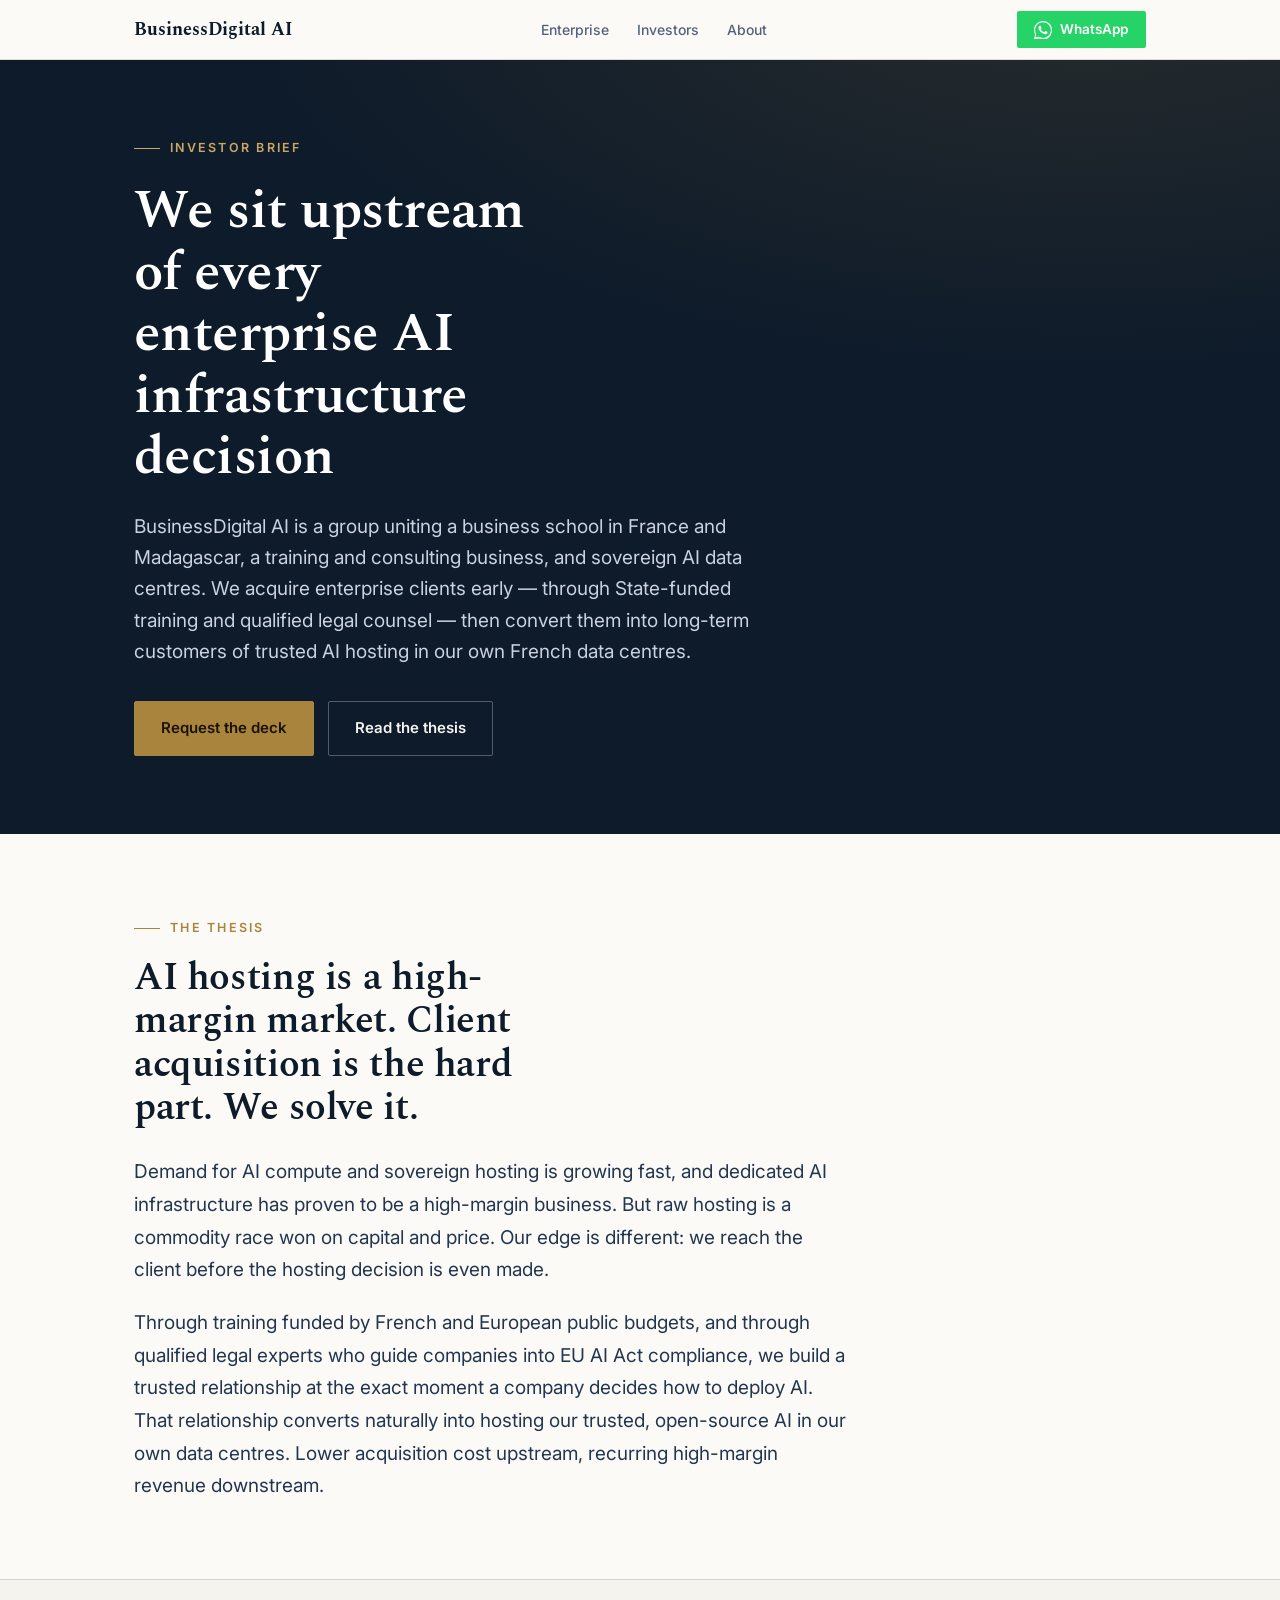
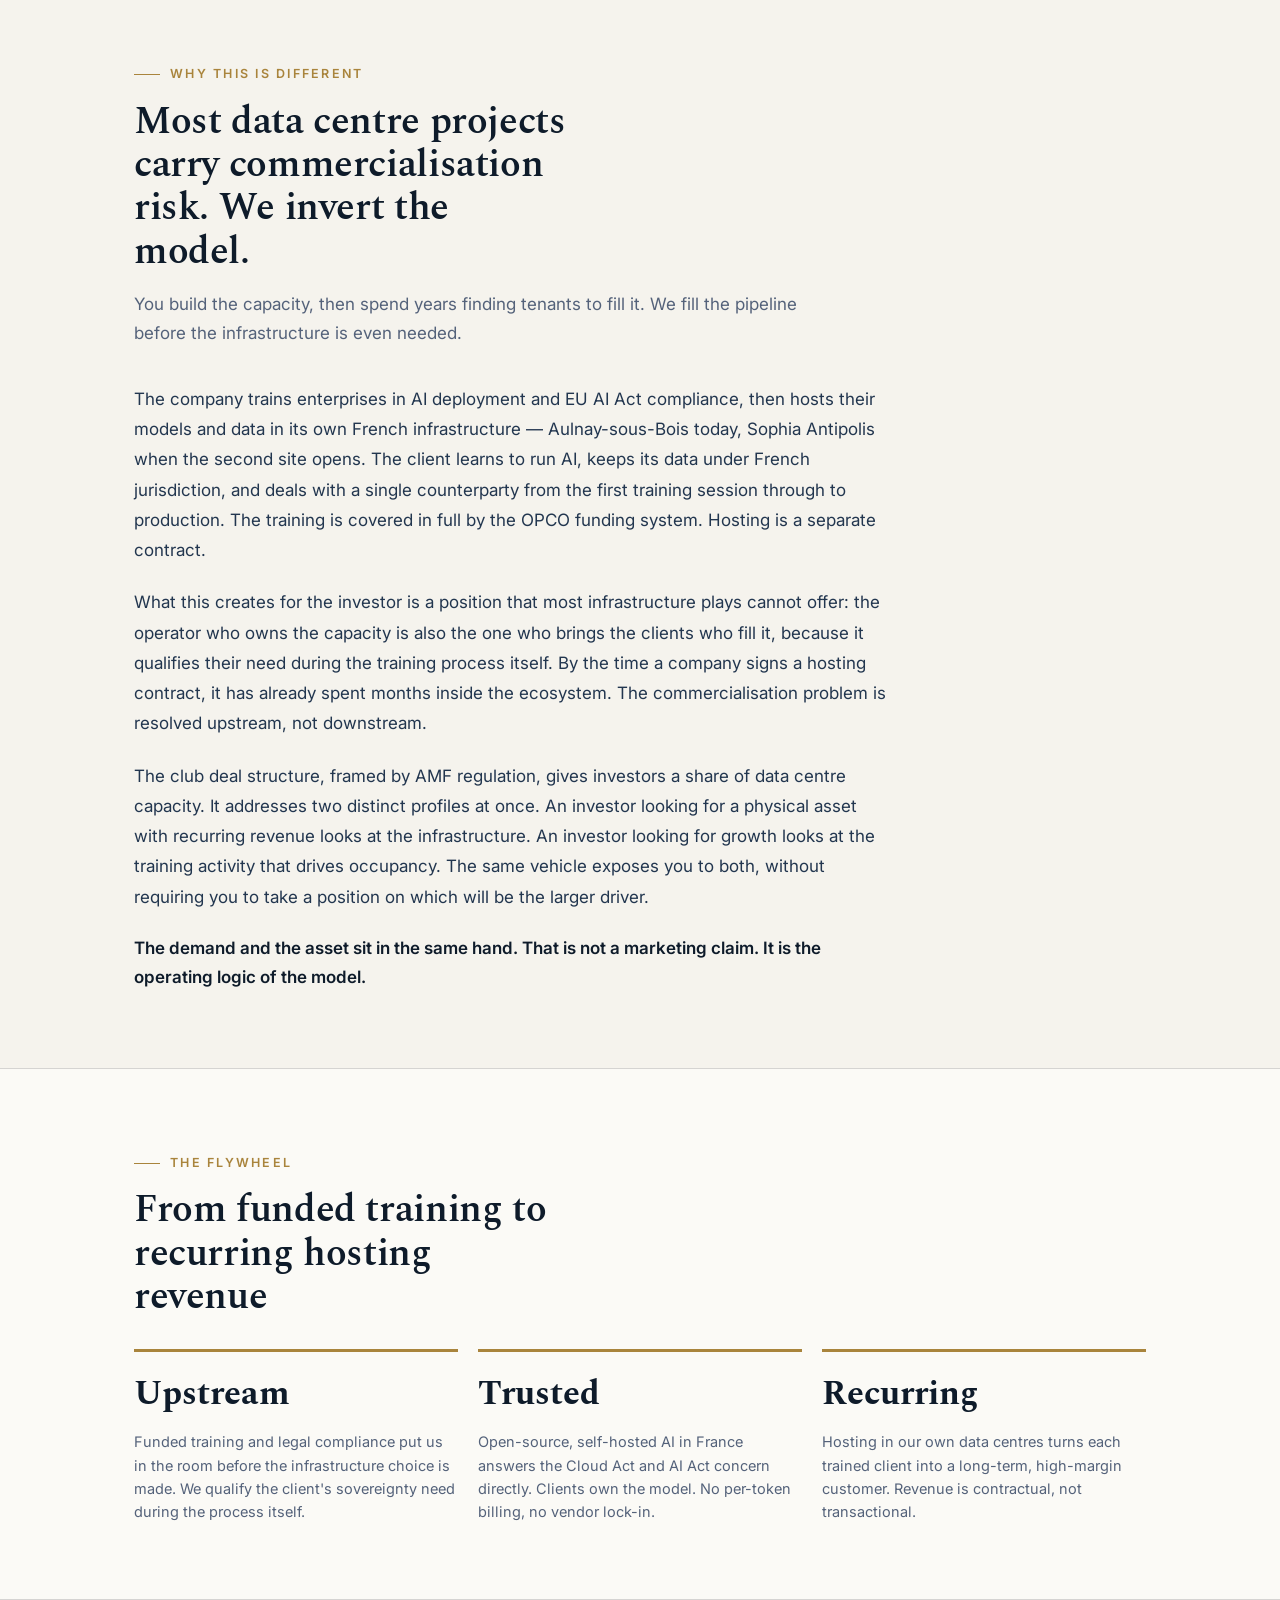
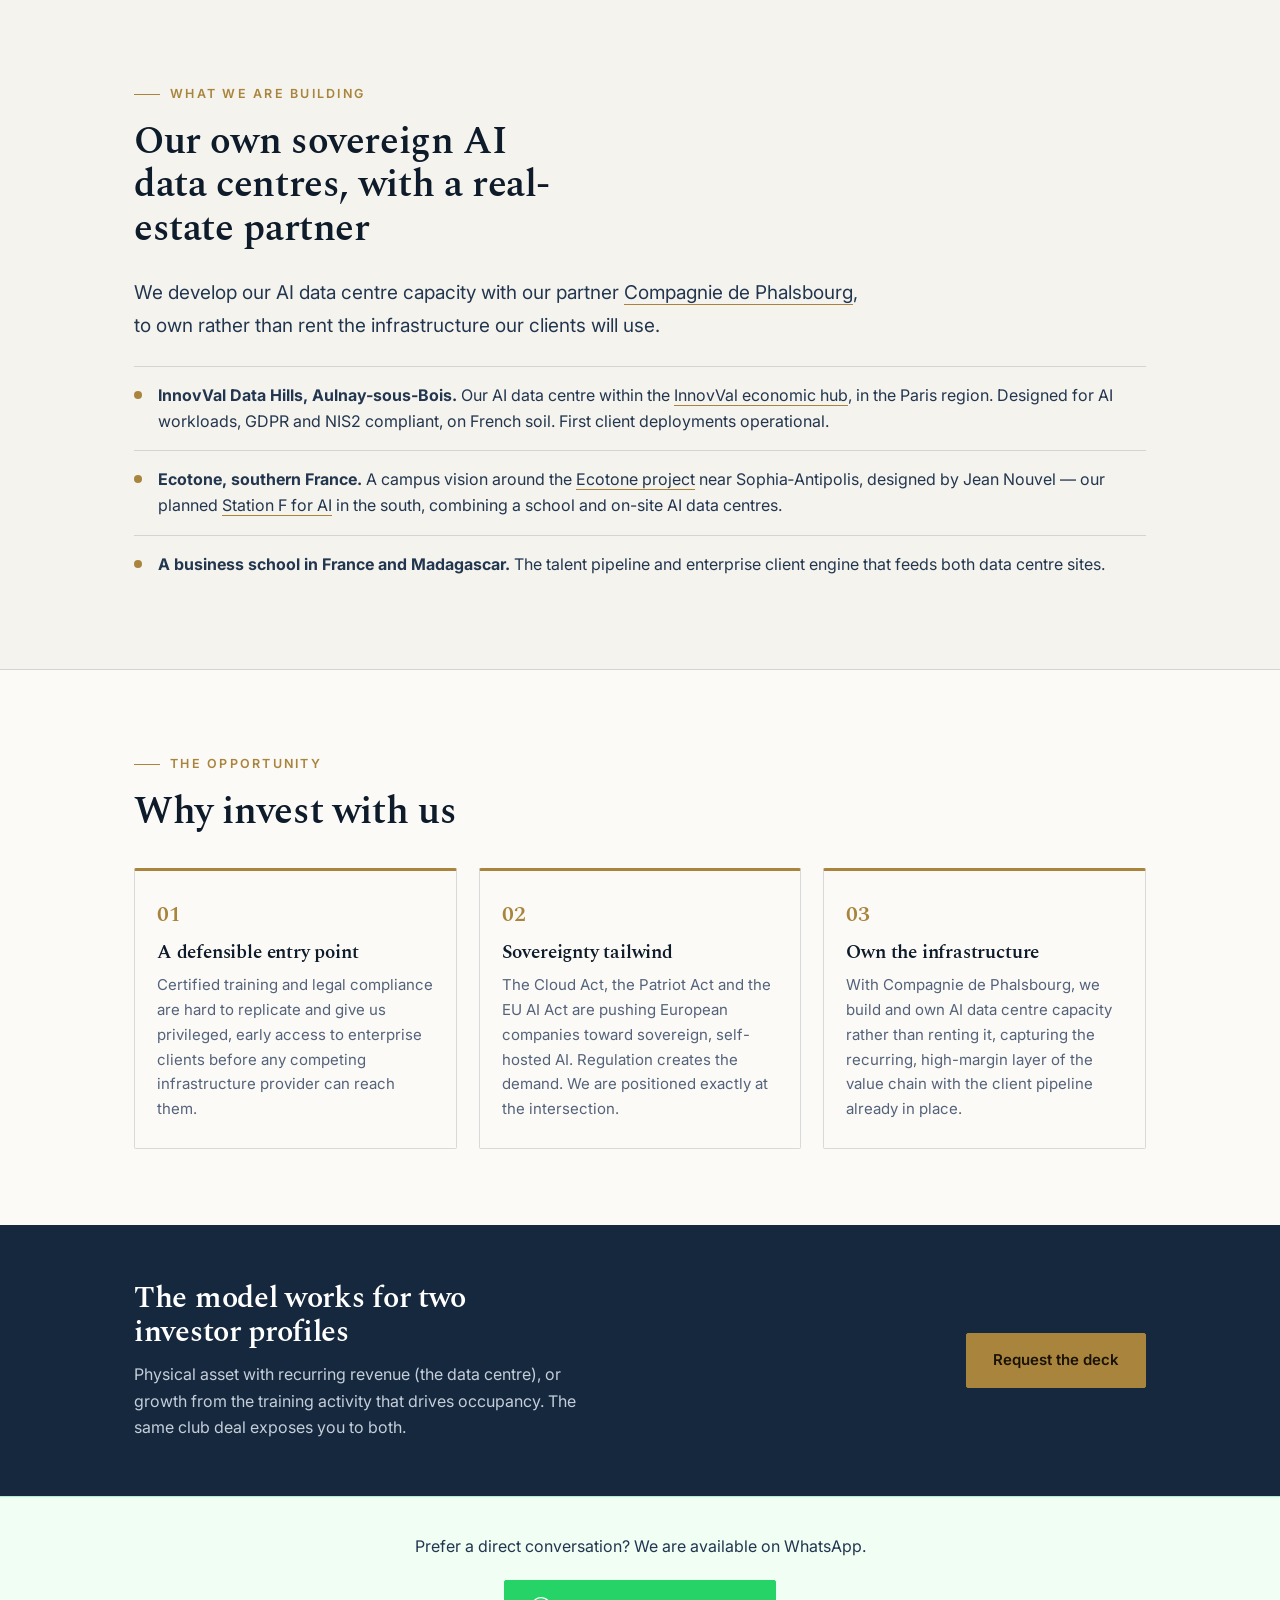
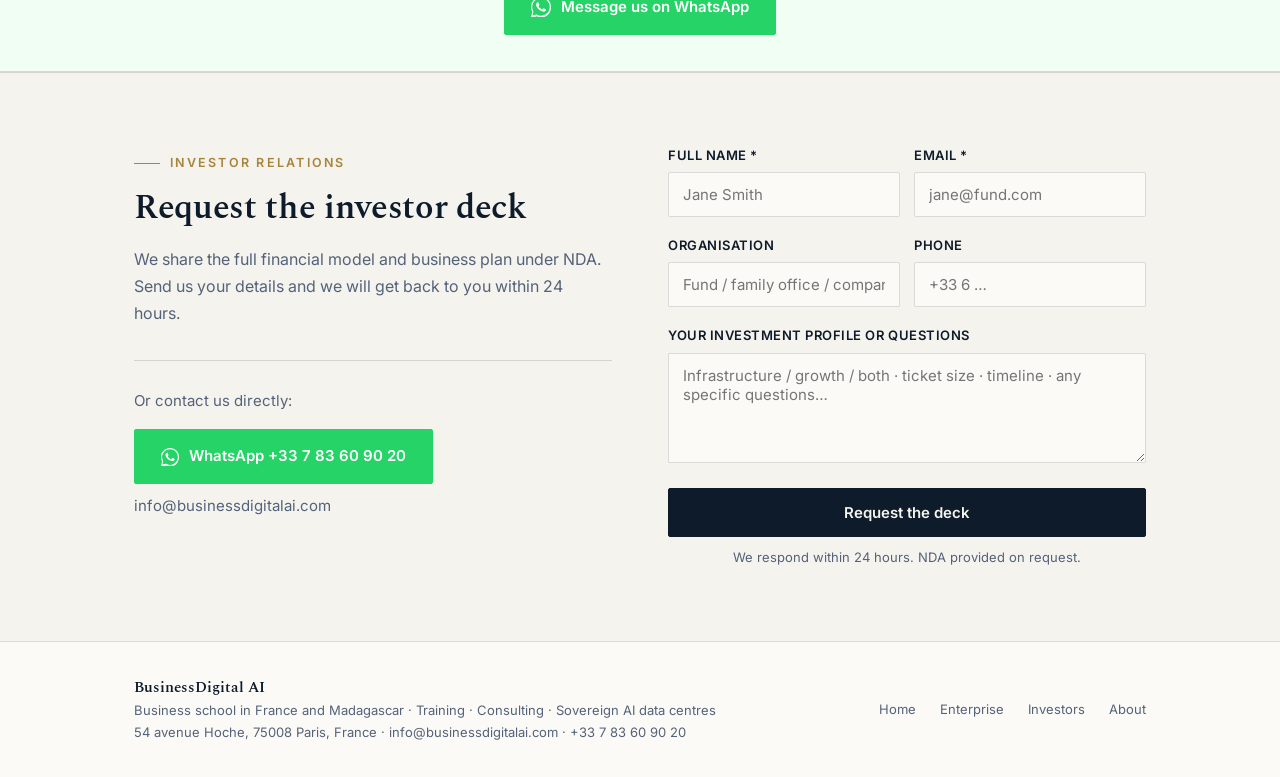
<file: investors/index.html>
<!DOCTYPE html>
<html lang="en">
<head>
<meta charset="utf-8">
<meta name="viewport" content="width=device-width, initial-scale=1">
<title>Invest in sovereign AI: training, consulting and AI data centers | BusinessDigital AI</title>
<meta name="description" content="Investor brief. We acquire enterprise clients upstream through funded training and legal compliance, then host their trusted open-source AI in our own French data centers. High-margin, recurring, sovereignty-driven.">
<link rel="canonical" href="https://businessdigitalai.com/investors">
<meta property="og:title" content="Investor Relations — BusinessDigital AI">
<meta property="og:description" content="We sit upstream of every enterprise AI infrastructure decision. AMF club deal. Funded training creates the client pipeline. Recurring hosting revenue.">
<link rel="preconnect" href="https://fonts.googleapis.com">
<link rel="preconnect" href="https://fonts.gstatic.com" crossorigin>
<link href="https://fonts.googleapis.com/css2?family=Spectral:ital,wght@0,400;0,500;0,600;0,700;1,400&family=Inter:wght@400;500;600&display=swap" rel="stylesheet">
<style>
:root{--ink:#0E1B2A;--ink-2:#16283D;--ink-soft:#22364F;--ivory:#F5F3ED;--ivory-2:#EFEBE1;--brass:#A9843C;--brass-soft:#C9A863;--paper:#FBFAF6;--line:rgba(14,27,42,.14);--muted:#54627A;--ok:#2F6F5E;--wa:#25D366}
*{box-sizing:border-box;margin:0;padding:0}
body{font-family:'Inter',system-ui,sans-serif;color:var(--ink);background:var(--paper);line-height:1.65;-webkit-font-smoothing:antialiased}
h1,h2,h3{font-family:'Spectral',Georgia,serif;font-weight:600;line-height:1.14;letter-spacing:-.01em}
.wrap{max-width:1060px;margin:0 auto;padding:0 24px}
.eyebrow{font-size:12.5px;letter-spacing:.18em;text-transform:uppercase;font-weight:600;color:var(--brass);display:inline-flex;align-items:center;gap:10px}
.eyebrow::before{content:"";width:26px;height:1px;background:var(--brass)}
a{color:inherit}.inl{text-decoration:none;border-bottom:1px solid var(--brass)}
nav{background:var(--paper);border-bottom:1px solid var(--line);position:sticky;top:0;z-index:100;padding:.7rem 0}
.nav-in{display:flex;align-items:center;justify-content:space-between;gap:1rem}
.nav-logo{font-family:'Spectral',serif;font-weight:700;font-size:1.1rem;color:var(--ink);text-decoration:none}
.nav-links{display:flex;align-items:center;gap:1.75rem;list-style:none}
.nav-links a{text-decoration:none;font-size:.875rem;font-weight:500;color:var(--muted)}.nav-links a:hover{color:var(--ink)}
.nav-wa{display:inline-flex;align-items:center;gap:.5rem;background:var(--wa);color:#fff;padding:.45rem 1.1rem;border-radius:2px;font-weight:600;font-size:.85rem;text-decoration:none}.nav-wa:hover{background:#1ebe5d}
.btn{display:inline-block;font-weight:600;font-size:15px;padding:14px 26px;border-radius:2px;text-decoration:none;transition:.18s ease;border:1px solid transparent;cursor:pointer;font-family:inherit}
.btn-dark{background:var(--ink);color:var(--ivory);border-color:var(--ink)}.btn-dark:hover{background:var(--ink-2)}
.btn-ghost{background:transparent;color:var(--ink);border-color:var(--line)}.btn-ghost:hover{border-color:var(--ink)}
.btn-brass{background:var(--brass);color:#1a1206;border-color:var(--brass)}.btn-brass:hover{background:var(--brass-soft)}
.btn-wa{background:var(--wa);color:#fff;border-color:var(--wa);display:inline-flex;align-items:center;gap:.6rem}.btn-wa:hover{background:#1ebe5d}
.hero{background:var(--ink);color:var(--ivory);position:relative;overflow:hidden}
.hero::after{content:"";position:absolute;inset:0;background:radial-gradient(120% 90% at 85% -10%,rgba(169,132,60,.16),transparent 55%);pointer-events:none}
.hero .wrap{padding:70px 24px 78px;position:relative;z-index:1}
.hero .eyebrow{color:var(--brass-soft)}.hero .eyebrow::before{background:var(--brass-soft)}
.hero h1{font-size:clamp(33px,5.1vw,54px);margin:22px 0 0;max-width:15ch;color:#fff}
.hero p.lead{font-size:clamp(16.5px,2.1vw,19px);color:#C9D2DF;max-width:52ch;margin:22px 0 34px}
.cta-row{display:flex;gap:14px;flex-wrap:wrap}
.hero .btn-ghost{color:var(--ivory);border-color:rgba(245,243,237,.3)}.hero .btn-ghost:hover{border-color:var(--ivory)}
.sec{padding:76px 0}
.sec h2{font-size:clamp(26px,3.6vw,38px);max-width:22ch}
.lede{font-size:19px;color:var(--ink-soft);max-width:60ch;line-height:1.72;margin-top:26px}
.lede+.lede{margin-top:20px}
.ivory-sec{background:var(--ivory);border-top:1px solid var(--line);border-bottom:1px solid var(--line)}
.metrics{display:grid;grid-template-columns:repeat(3,1fr);gap:20px;margin-top:30px}
.metric{border-top:3px solid var(--brass);padding-top:14px}
.metric .big{font-family:'Spectral',serif;font-size:clamp(26px,3vw,34px);color:var(--ink);font-weight:700}
.metric p{color:var(--muted);font-size:14.5px;margin:8px 0 0;line-height:1.6}
.jgrid{display:grid;grid-template-columns:repeat(3,1fr);gap:22px;margin-top:34px}
.jcard{background:var(--paper);border:1px solid var(--line);border-top:3px solid var(--brass);border-radius:2px;padding:26px 22px;display:flex;flex-direction:column}
.jcard .num{font-family:'Spectral',serif;font-size:22px;color:var(--brass);font-weight:600;margin-bottom:8px}
.jcard h3{font-family:'Spectral',serif;font-size:19px;margin-bottom:10px}
.jcard p{color:var(--muted);font-size:15px;line-height:1.65}
.list{margin-top:24px;padding:0;list-style:none}
.list li{padding:16px 0;border-top:1px solid var(--line);color:var(--ink-soft);font-size:16px;display:flex;gap:16px;line-height:1.6}
.list li::before{content:"";flex:0 0 8px;height:8px;margin-top:8px;background:var(--brass);border-radius:50%}
.band{background:var(--ink-2);color:var(--ivory)}
.band .wrap{padding:56px 24px;display:flex;gap:30px;align-items:center;flex-wrap:wrap;justify-content:space-between}
.band h2{color:#fff;font-size:clamp(23px,3vw,30px);max-width:24ch}
.band p{color:#C4CEDB;margin:12px 0 0;max-width:46ch}
.wa-banner{background:#f0fef4;border-top:1px solid #a7f3d0;border-bottom:1px solid #a7f3d0;padding:36px 0;text-align:center}
.wa-banner p{font-size:16px;color:var(--ink-soft);margin-bottom:20px}
.form-sec{background:var(--ivory);border-top:1px solid var(--line)}
.form-sec .wrap{padding:72px 24px;display:grid;grid-template-columns:1fr 1fr;gap:56px;align-items:start}
.form-sec h2{font-size:clamp(24px,3.2vw,34px);margin-bottom:18px}
.form-group{margin-bottom:18px}
.form-group label{display:block;font-size:13px;font-weight:600;color:var(--ink);margin-bottom:6px;letter-spacing:.04em;text-transform:uppercase}
.form-group input,.form-group textarea{width:100%;padding:12px 14px;border:1px solid var(--line);border-radius:2px;font-size:15px;font-family:inherit;color:var(--ink);background:var(--paper);outline:none;transition:border .15s}
.form-group input:focus,.form-group textarea:focus{border-color:var(--brass)}
.form-group textarea{resize:vertical;min-height:110px}
.form-row{display:grid;grid-template-columns:1fr 1fr;gap:14px}
#form-ok{display:none;background:#f0fef4;border:1px solid #a7f3d0;border-radius:2px;padding:24px;text-align:center}
#form-ok p{color:var(--ok);font-weight:600;font-size:17px}
#form-err{display:none;color:#B03A2E;font-size:14px;margin-bottom:12px;background:#fef2f2;padding:10px 14px;border-radius:2px;border:1px solid #fca5a5}
.contact-alt{margin-top:32px;padding-top:28px;border-top:1px solid var(--line)}
.contact-alt p{color:var(--muted);font-size:15px;margin-bottom:16px}
footer{background:var(--paper);border-top:1px solid var(--line);font-size:13px;color:var(--muted)}
footer .wrap{padding:34px 24px;display:flex;justify-content:space-between;gap:20px;flex-wrap:wrap;align-items:center}
footer b{color:var(--ink);font-weight:600;font-family:'Spectral',serif;font-size:15px}
.foot-links{display:flex;gap:1.5rem;flex-wrap:wrap}
.foot-links a{text-decoration:none;color:var(--muted)}.foot-links a:hover{color:var(--ink)}
@media(max-width:760px){
  .jgrid,.metrics,.form-row{grid-template-columns:1fr}
  .form-sec .wrap,.band .wrap{grid-template-columns:1fr;flex-direction:column;align-items:flex-start}
  .sec{padding:56px 0}
  .nav-links{display:none}
}
</style>
</head>
<body>

<nav>
  <div class="wrap">
    <div class="nav-in">
      <a href="/" class="nav-logo">BusinessDigital AI</a>
      <ul class="nav-links">
        <li><a href="/enterprise">Enterprise</a></li>
        <li><a href="/investors">Investors</a></li>
        <li><a href="/about">About</a></li>
      </ul>
      <a href="https://wa.me/33783609020" class="nav-wa" target="_blank" rel="noopener">
        <svg width="18" height="18" viewBox="0 0 24 24" fill="currentColor"><path d="M17.472 14.382c-.297-.149-1.758-.867-2.03-.967-.273-.099-.471-.148-.67.15-.197.297-.767.966-.94 1.164-.173.199-.347.223-.644.075-.297-.15-1.255-.463-2.39-1.475-.883-.788-1.48-1.761-1.653-2.059-.173-.297-.018-.458.13-.606.134-.133.298-.347.446-.52.149-.174.198-.298.298-.497.099-.198.05-.371-.025-.52-.075-.149-.669-1.612-.916-2.207-.242-.579-.487-.5-.669-.51-.173-.008-.371-.01-.57-.01-.198 0-.52.074-.792.372-.272.297-1.04 1.016-1.04 2.479 0 1.462 1.065 2.875 1.213 3.074.149.198 2.096 3.2 5.077 4.487.709.306 1.262.489 1.694.625.712.227 1.36.195 1.871.118.571-.085 1.758-.719 2.006-1.413.248-.694.248-1.289.173-1.413-.074-.124-.272-.198-.57-.347z"/><path d="M12 0C5.373 0 0 5.373 0 12c0 2.126.554 4.122 1.522 5.855L.057 23.882a.75.75 0 0 0 .92.939l6.23-1.63C8.915 24.383 10.41 24.75 12 24.75 18.627 24.75 24 19.377 24 12S18.627 0 12 0zm0 22.5a10.458 10.458 0 0 1-5.31-1.445.75.75 0 0 0-.534-.08l-4.4 1.152 1.12-4.229a.75.75 0 0 0-.1-.604A10.414 10.414 0 0 1 1.5 12C1.5 6.201 6.201 1.5 12 1.5S22.5 6.201 22.5 12 17.799 22.5 12 22.5z"/></svg>
        WhatsApp
      </a>
    </div>
  </div>
</nav>

<header class="hero">
  <div class="wrap">
    <span class="eyebrow">Investor brief</span>
    <h1>We sit upstream of every enterprise AI infrastructure decision</h1>
    <p class="lead">BusinessDigital AI is a group uniting a business school in France and Madagascar, a training and consulting business, and sovereign AI data centres. We acquire enterprise clients early — through State-funded training and qualified legal counsel — then convert them into long-term customers of trusted AI hosting in our own French data centres.</p>
    <div class="cta-row">
      <a class="btn btn-brass" href="/audit-form">Request the deck</a>
      <a class="btn btn-ghost" href="/investors">Read the thesis</a>
    </div>
  </div>
</header>

<section class="sec" id="thesis">
  <div class="wrap">
    <span class="eyebrow">The thesis</span>
    <h2 style="margin-top:18px">AI hosting is a high-margin market. Client acquisition is the hard part. We solve it.</h2>
    <p class="lede">Demand for AI compute and sovereign hosting is growing fast, and dedicated AI infrastructure has proven to be a high-margin business. But raw hosting is a commodity race won on capital and price. Our edge is different: we reach the client before the hosting decision is even made.</p>
    <p class="lede">Through training funded by French and European public budgets, and through qualified legal experts who guide companies into EU AI Act compliance, we build a trusted relationship at the exact moment a company decides how to deploy AI. That relationship converts naturally into hosting our trusted, open-source AI in our own data centres. Lower acquisition cost upstream, recurring high-margin revenue downstream.</p>
  </div>
</section>

<section class="sec ivory-sec">
  <div class="wrap">
    <span class="eyebrow">Why this is different</span>
    <h2 style="margin-top:16px">Most data centre projects carry commercialisation risk. We invert the model.</h2>
    <p style="color:var(--muted);font-size:17px;margin-top:16px;max-width:62ch;line-height:1.7">You build the capacity, then spend years finding tenants to fill it. We fill the pipeline before the infrastructure is even needed.</p>
    <div style="margin-top:36px;max-width:760px">
      <p style="font-size:17px;color:var(--ink-soft);line-height:1.78">The company trains enterprises in AI deployment and EU AI Act compliance, then hosts their models and data in its own French infrastructure — Aulnay-sous-Bois today, Sophia Antipolis when the second site opens. The client learns to run AI, keeps its data under French jurisdiction, and deals with a single counterparty from the first training session through to production. The training is covered in full by the OPCO funding system. Hosting is a separate contract.</p>
      <p style="font-size:17px;color:var(--ink-soft);line-height:1.78;margin-top:22px">What this creates for the investor is a position that most infrastructure plays cannot offer: the operator who owns the capacity is also the one who brings the clients who fill it, because it qualifies their need during the training process itself. By the time a company signs a hosting contract, it has already spent months inside the ecosystem. The commercialisation problem is resolved upstream, not downstream.</p>
      <p style="font-size:17px;color:var(--ink-soft);line-height:1.78;margin-top:22px">The club deal structure, framed by AMF regulation, gives investors a share of data centre capacity. It addresses two distinct profiles at once. An investor looking for a physical asset with recurring revenue looks at the infrastructure. An investor looking for growth looks at the training activity that drives occupancy. The same vehicle exposes you to both, without requiring you to take a position on which will be the larger driver.</p>
      <p style="font-size:17px;color:var(--ink);font-weight:600;line-height:1.7;margin-top:22px">The demand and the asset sit in the same hand. That is not a marketing claim. It is the operating logic of the model.</p>
    </div>
  </div>
</section>

<section class="sec" style="background:var(--paper)">
  <div class="wrap">
    <span class="eyebrow">The flywheel</span>
    <h2 style="margin-top:16px">From funded training to recurring hosting revenue</h2>
    <div class="metrics">
      <div class="metric"><div class="big">Upstream</div><p>Funded training and legal compliance put us in the room before the infrastructure choice is made. We qualify the client's sovereignty need during the process itself.</p></div>
      <div class="metric"><div class="big">Trusted</div><p>Open-source, self-hosted AI in France answers the Cloud Act and AI Act concern directly. Clients own the model. No per-token billing, no vendor lock-in.</p></div>
      <div class="metric"><div class="big">Recurring</div><p>Hosting in our own data centres turns each trained client into a long-term, high-margin customer. Revenue is contractual, not transactional.</p></div>
    </div>
  </div>
</section>

<section class="sec ivory-sec">
  <div class="wrap">
    <span class="eyebrow">What we are building</span>
    <h2 style="margin-top:16px">Our own sovereign AI data centres, with a real-estate partner</h2>
    <p class="lede" style="max-width:62ch">We develop our AI data centre capacity with our partner <a class="inl" href="https://compagniedephalsbourgia.com/">Compagnie de Phalsbourg</a>, to own rather than rent the infrastructure our clients will use.</p>
    <ul class="list">
      <li><span><strong>InnovVal Data Hills, Aulnay-sous-Bois.</strong> Our AI data centre within the <a class="inl" href="https://www.aulnay-sous-bois.fr/grands-projets/val-francilia/innovval-le-pole-economique-de-demain/">InnovVal economic hub</a>, in the Paris region. Designed for AI workloads, GDPR and NIS2 compliant, on French soil. First client deployments operational.</span></li>
      <li><span><strong>Ecotone, southern France.</strong> A campus vision around the <a class="inl" href="https://www.lesechos.fr/pme-regions/provence-alpes-cote-dazur/ecotone-un-projet-ecolo-de-bureaux-signe-jean-nouvel-238106">Ecotone project</a> near Sophia&#8209;Antipolis, designed by Jean Nouvel — our planned <a class="inl" href="https://businessdigital.fr/station-f-sophia-antipolis">Station F for AI</a> in the south, combining a school and on-site AI data centres.</span></li>
      <li><span><strong>A business school in France and Madagascar.</strong> The talent pipeline and enterprise client engine that feeds both data centre sites.</span></li>
    </ul>
  </div>
</section>

<section class="sec">
  <div class="wrap">
    <span class="eyebrow">The opportunity</span>
    <h2 style="margin-top:16px">Why invest with us</h2>
    <div class="jgrid">
      <div class="jcard">
        <div class="num">01</div>
        <h3>A defensible entry point</h3>
        <p>Certified training and legal compliance are hard to replicate and give us privileged, early access to enterprise clients before any competing infrastructure provider can reach them.</p>
      </div>
      <div class="jcard">
        <div class="num">02</div>
        <h3>Sovereignty tailwind</h3>
        <p>The Cloud Act, the Patriot Act and the EU AI Act are pushing European companies toward sovereign, self-hosted AI. Regulation creates the demand. We are positioned exactly at the intersection.</p>
      </div>
      <div class="jcard">
        <div class="num">03</div>
        <h3>Own the infrastructure</h3>
        <p>With Compagnie de Phalsbourg, we build and own AI data centre capacity rather than renting it, capturing the recurring, high-margin layer of the value chain with the client pipeline already in place.</p>
      </div>
    </div>
  </div>
</section>

<div class="band">
  <div class="wrap">
    <div>
      <h2>The model works for two investor profiles</h2>
      <p>Physical asset with recurring revenue (the data centre), or growth from the training activity that drives occupancy. The same club deal exposes you to both.</p>
    </div>
    <a class="btn btn-brass" href="/audit-form">Request the deck</a>
  </div>
</div>

<div class="wa-banner">
  <div class="wrap">
    <p>Prefer a direct conversation? We are available on WhatsApp.</p>
    <a href="https://wa.me/33783609020" class="btn btn-wa" target="_blank" rel="noopener">
      <svg width="20" height="20" viewBox="0 0 24 24" fill="currentColor"><path d="M17.472 14.382c-.297-.149-1.758-.867-2.03-.967-.273-.099-.471-.148-.67.15-.197.297-.767.966-.94 1.164-.173.199-.347.223-.644.075-.297-.15-1.255-.463-2.39-1.475-.883-.788-1.48-1.761-1.653-2.059-.173-.297-.018-.458.13-.606.134-.133.298-.347.446-.52.149-.174.198-.298.298-.497.099-.198.05-.371-.025-.52-.075-.149-.669-1.612-.916-2.207-.242-.579-.487-.5-.669-.51-.173-.008-.371-.01-.57-.01-.198 0-.52.074-.792.372-.272.297-1.04 1.016-1.04 2.479 0 1.462 1.065 2.875 1.213 3.074.149.198 2.096 3.2 5.077 4.487.709.306 1.262.489 1.694.625.712.227 1.36.195 1.871.118.571-.085 1.758-.719 2.006-1.413.248-.694.248-1.289.173-1.413-.074-.124-.272-.198-.57-.347z"/><path d="M12 0C5.373 0 0 5.373 0 12c0 2.126.554 4.122 1.522 5.855L.057 23.882a.75.75 0 0 0 .92.939l6.23-1.63C8.915 24.383 10.41 24.75 12 24.75 18.627 24.75 24 19.377 24 12S18.627 0 12 0zm0 22.5a10.458 10.458 0 0 1-5.31-1.445.75.75 0 0 0-.534-.08l-4.4 1.152 1.12-4.229a.75.75 0 0 0-.1-.604A10.414 10.414 0 0 1 1.5 12C1.5 6.201 6.201 1.5 12 1.5S22.5 6.201 22.5 12 17.799 22.5 12 22.5z"/></svg>
      Message us on WhatsApp
    </a>
  </div>
</div>

<section class="form-sec" id="contact">
  <div class="wrap">
    <div>
      <span class="eyebrow">Investor relations</span>
      <h2 style="margin-top:16px">Request the investor deck</h2>
      <p style="color:var(--muted);font-size:16px;margin-top:14px;line-height:1.7">We share the full financial model and business plan under NDA. Send us your details and we will get back to you within 24 hours.</p>
      <div class="contact-alt">
        <p style="color:var(--muted);font-size:15px;margin-bottom:16px">Or contact us directly:</p>
        <div style="display:flex;flex-direction:column;gap:10px">
          <a href="https://wa.me/33783609020" class="btn btn-wa" target="_blank" rel="noopener" style="width:fit-content">
            <svg width="18" height="18" viewBox="0 0 24 24" fill="currentColor"><path d="M17.472 14.382c-.297-.149-1.758-.867-2.03-.967-.273-.099-.471-.148-.67.15-.197.297-.767.966-.94 1.164-.173.199-.347.223-.644.075-.297-.15-1.255-.463-2.39-1.475-.883-.788-1.48-1.761-1.653-2.059-.173-.297-.018-.458.13-.606.134-.133.298-.347.446-.52.149-.174.198-.298.298-.497.099-.198.05-.371-.025-.52-.075-.149-.669-1.612-.916-2.207-.242-.579-.487-.5-.669-.51-.173-.008-.371-.01-.57-.01-.198 0-.52.074-.792.372-.272.297-1.04 1.016-1.04 2.479 0 1.462 1.065 2.875 1.213 3.074.149.198 2.096 3.2 5.077 4.487.709.306 1.262.489 1.694.625.712.227 1.36.195 1.871.118.571-.085 1.758-.719 2.006-1.413.248-.694.248-1.289.173-1.413-.074-.124-.272-.198-.57-.347z"/><path d="M12 0C5.373 0 0 5.373 0 12c0 2.126.554 4.122 1.522 5.855L.057 23.882a.75.75 0 0 0 .92.939l6.23-1.63C8.915 24.383 10.41 24.75 12 24.75 18.627 24.75 24 19.377 24 12S18.627 0 12 0zm0 22.5a10.458 10.458 0 0 1-5.31-1.445.75.75 0 0 0-.534-.08l-4.4 1.152 1.12-4.229a.75.75 0 0 0-.1-.604A10.414 10.414 0 0 1 1.5 12C1.5 6.201 6.201 1.5 12 1.5S22.5 6.201 22.5 12 17.799 22.5 12 22.5z"/></svg>
            WhatsApp +33 7 83 60 90 20
          </a>
          <a href="mailto:info@businessdigitalai.com" style="font-size:15px;color:var(--muted);text-decoration:none">info@businessdigitalai.com</a>
        </div>
      </div>
    </div>
    <div>
      <div id="form-ok"><p>Request received. We will be in touch within 24 hours.</p></div>
      <form id="inv-form">
        <div class="form-row">
          <div class="form-group"><label>Full name *</label><input name="name" required placeholder="Jane Smith"></div>
          <div class="form-group"><label>Email *</label><input name="email" type="email" required placeholder="jane@fund.com"></div>
        </div>
        <div class="form-row">
          <div class="form-group"><label>Organisation</label><input name="company" placeholder="Fund / family office / company"></div>
          <div class="form-group"><label>Phone</label><input name="phone" placeholder="+33 6 …"></div>
        </div>
        <div class="form-group"><label>Your investment profile or questions</label><textarea name="message" placeholder="Infrastructure / growth / both · ticket size · timeline · any specific questions…"></textarea></div>
        <div id="form-err"></div>
        <button type="submit" class="btn btn-dark" id="form-btn" style="width:100%;justify-content:center">Request the deck</button>
        <p style="font-size:13px;color:var(--muted);margin-top:10px;text-align:center">We respond within 24 hours. NDA provided on request.</p>
      </form>
    </div>
  </div>
</section>

<footer>
  <div class="wrap">
    <div><b>BusinessDigital AI</b><br>Business school in France and Madagascar · Training · Consulting · Sovereign AI data centres<br>54 avenue Hoche, 75008 Paris, France · info@businessdigitalai.com · +33 7 83 60 90 20</div>
    <div class="foot-links">
      <a href="/">Home</a><a href="/enterprise">Enterprise</a><a href="/investors">Investors</a><a href="/about">About</a>
    </div>
  </div>
</footer>

<script>
document.getElementById('inv-form').addEventListener('submit',async function(e){
  e.preventDefault();
  var btn=document.getElementById('form-btn'),err=document.getElementById('form-err');
  btn.textContent='Sending…';btn.disabled=true;err.style.display='none';
  var data=Object.fromEntries(new FormData(this));
  data._subject_hint='Investor deck request — BusinessDigital AI';
  try{
    var r=await fetch('https://bxfwxrlfowjhynpdyqof.supabase.co/functions/v1/submit-audit-businessdigitalai',{method:'POST',headers:{'Content-Type':'application/json'},body:JSON.stringify(data)});
    var j=await r.json();
    if(j.ok){this.style.display='none';document.getElementById('form-ok').style.display='block';}
    else{err.textContent='An error occurred. Please contact us on WhatsApp or by email.';err.style.display='block';btn.textContent='Request the deck';btn.disabled=false;}
  }catch(ex){err.textContent='Connection error. Please contact us on WhatsApp or by email.';err.style.display='block';btn.textContent='Request the deck';btn.disabled=false;}
});
</script>
</body>
</html>
</file>
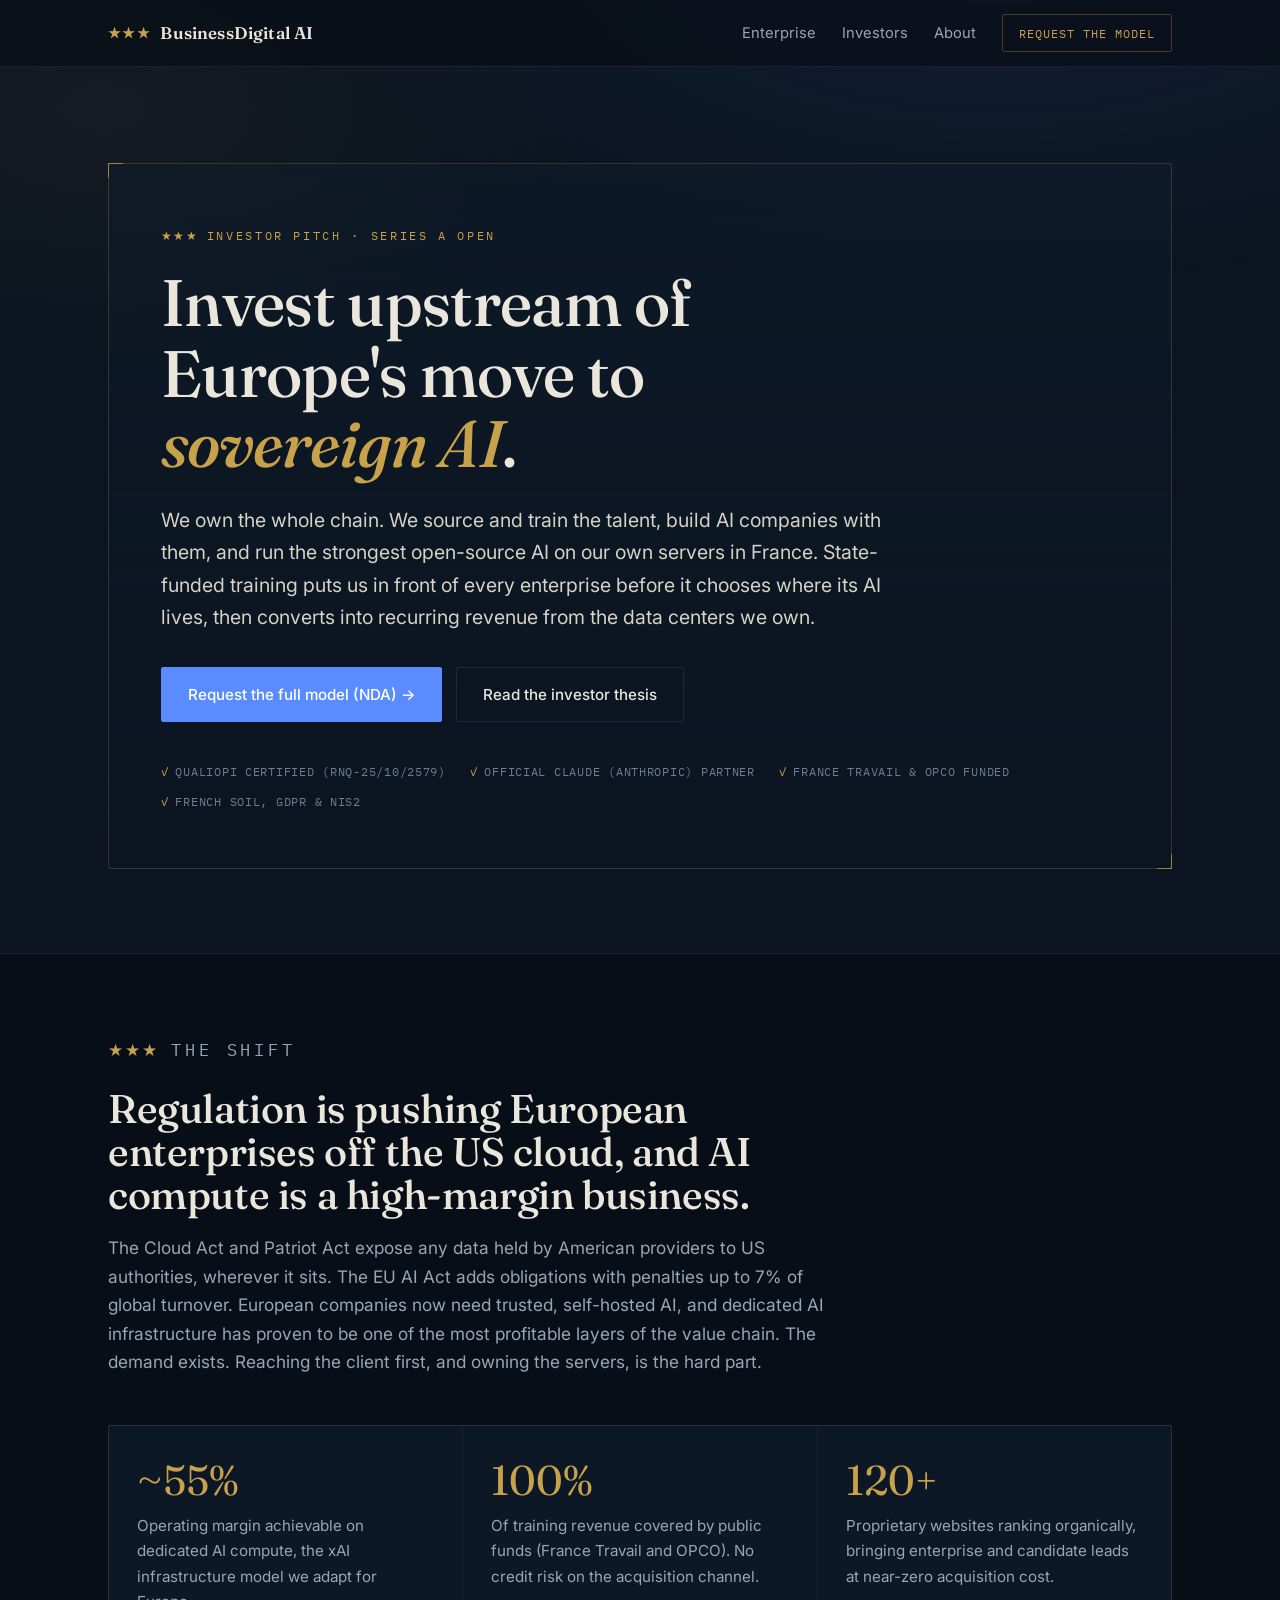
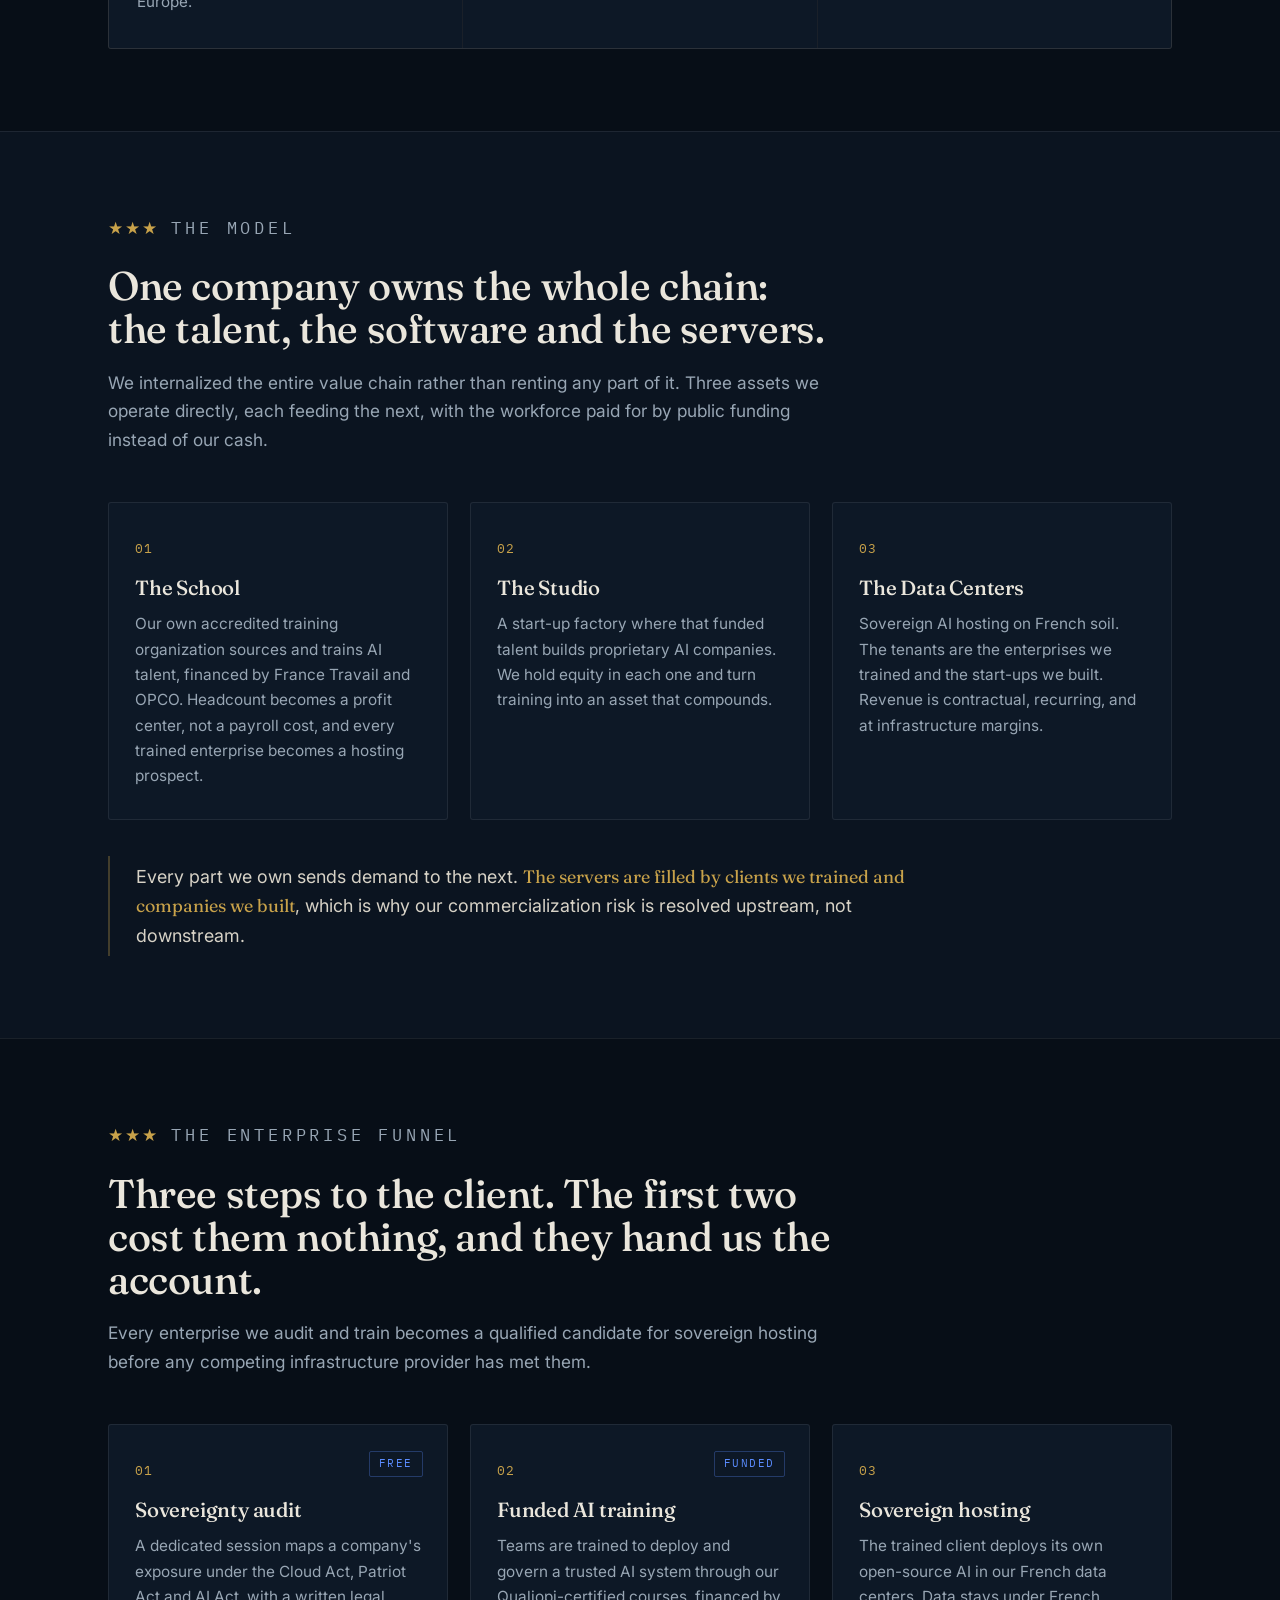
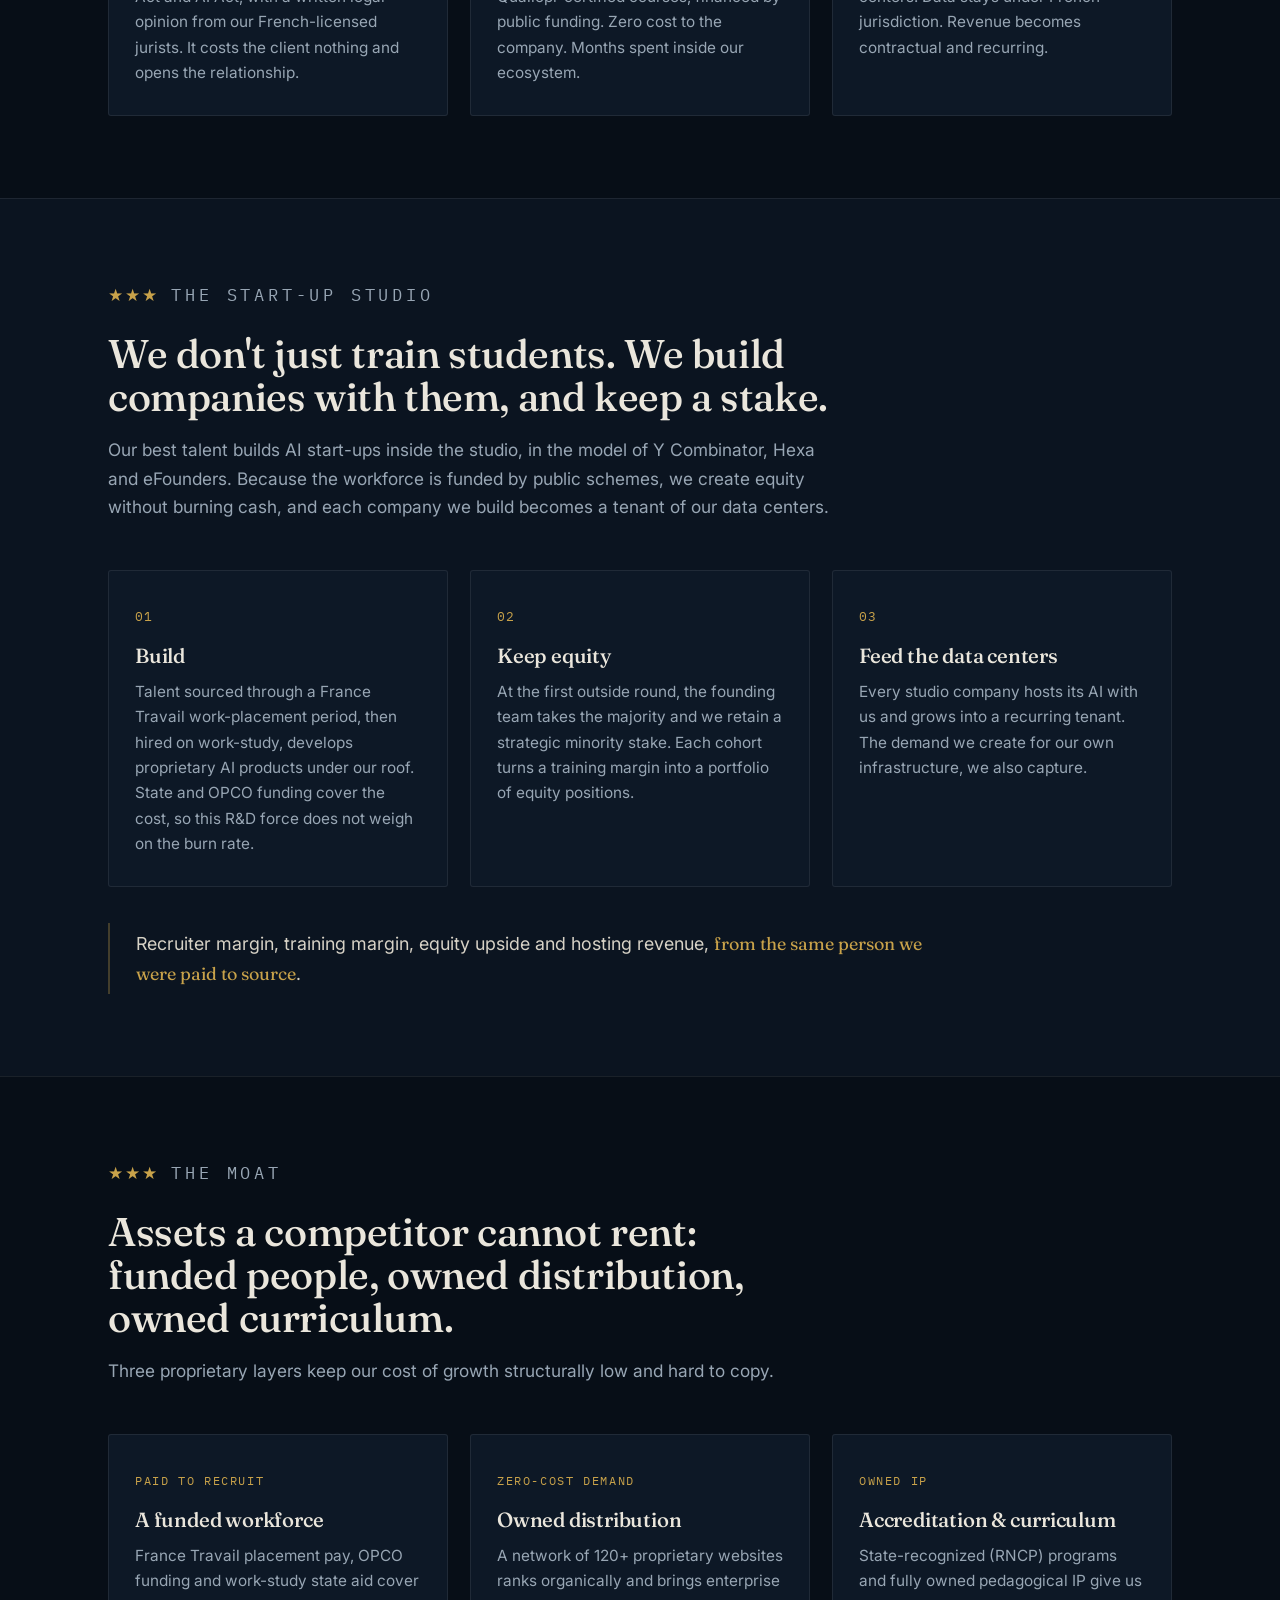
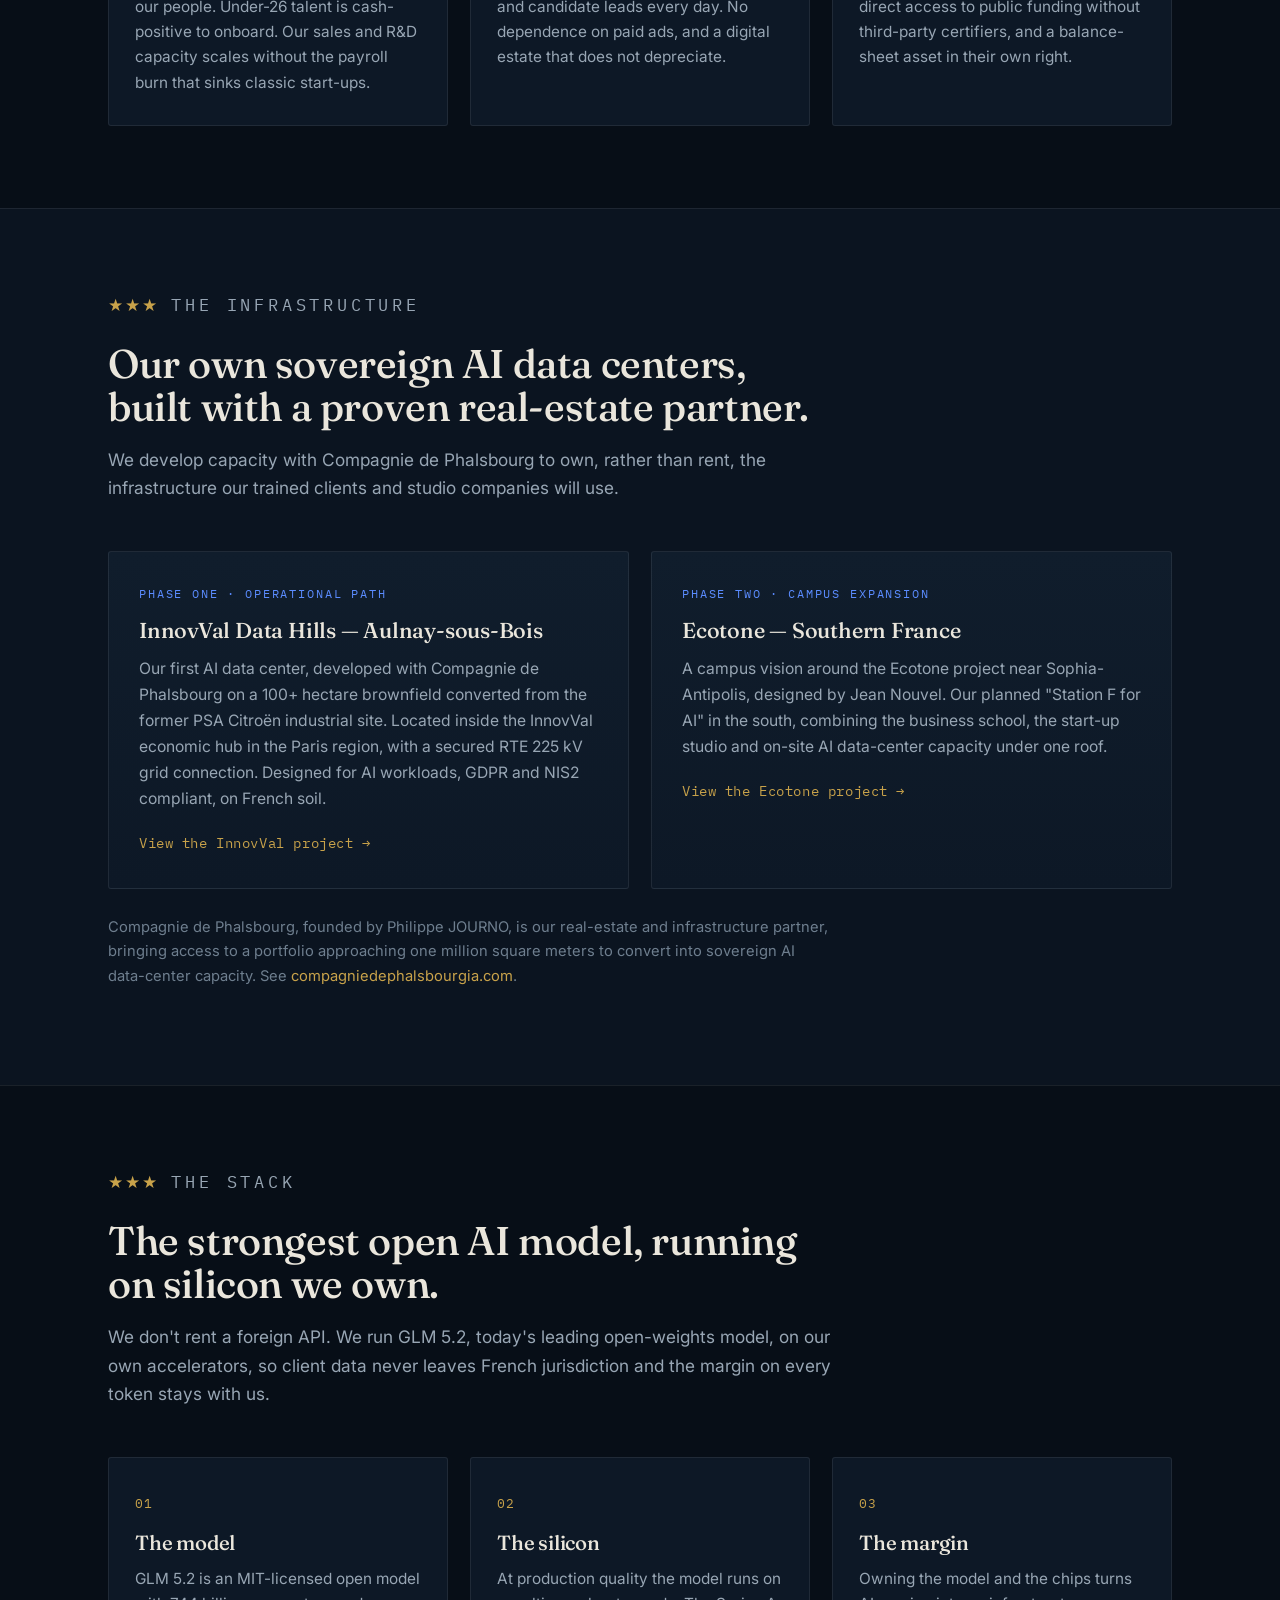
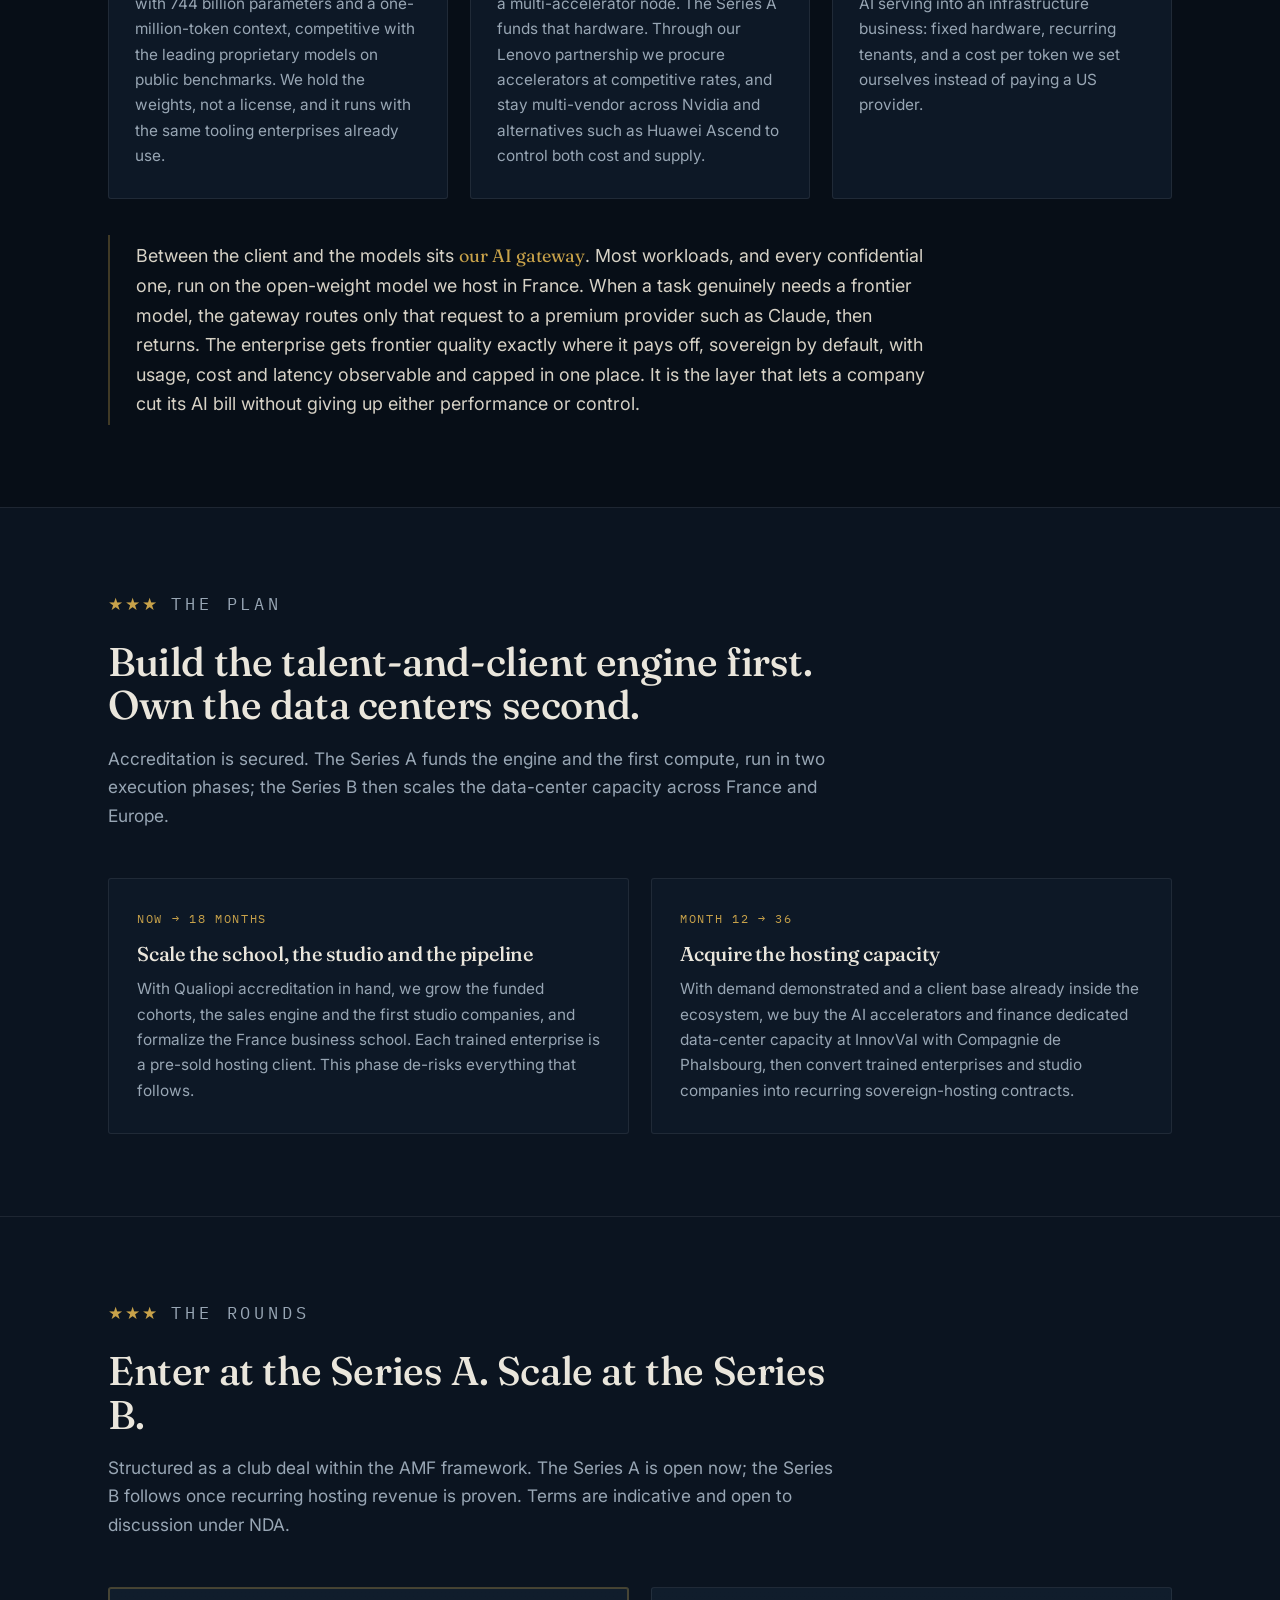
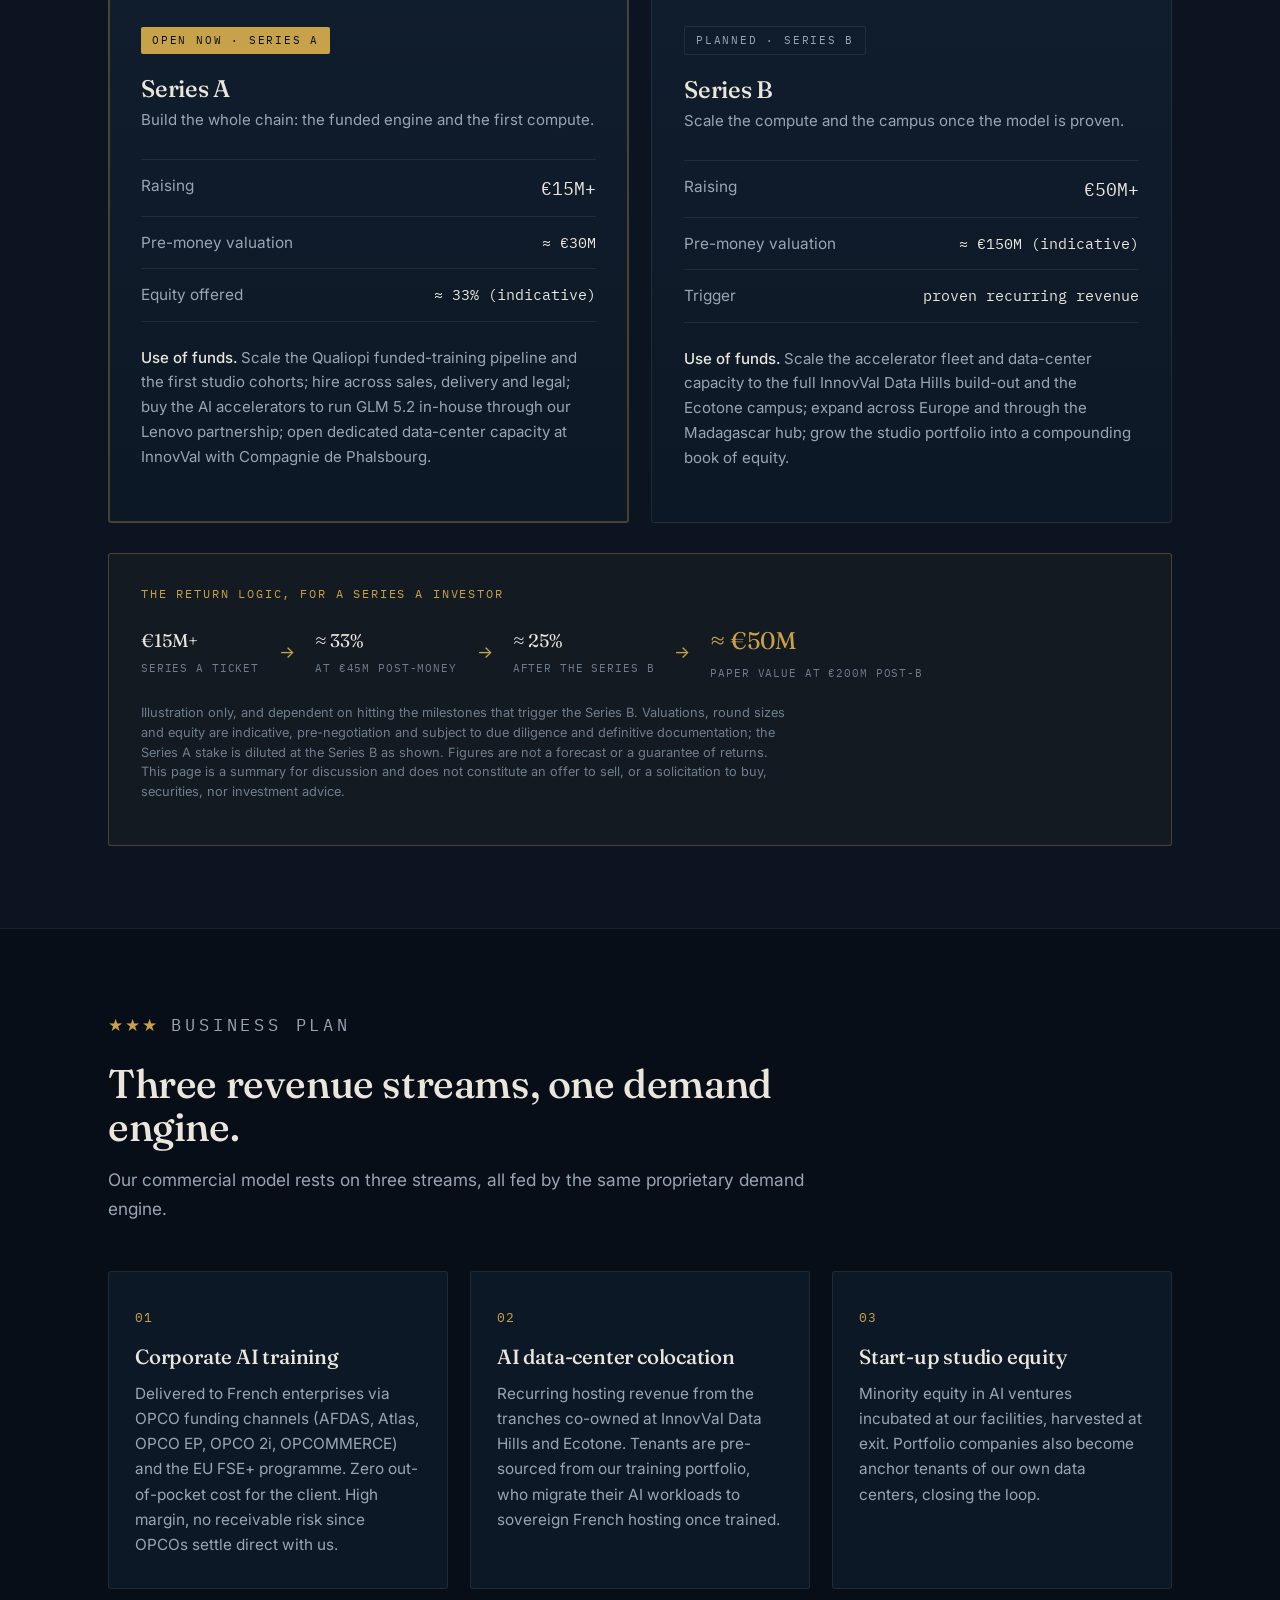
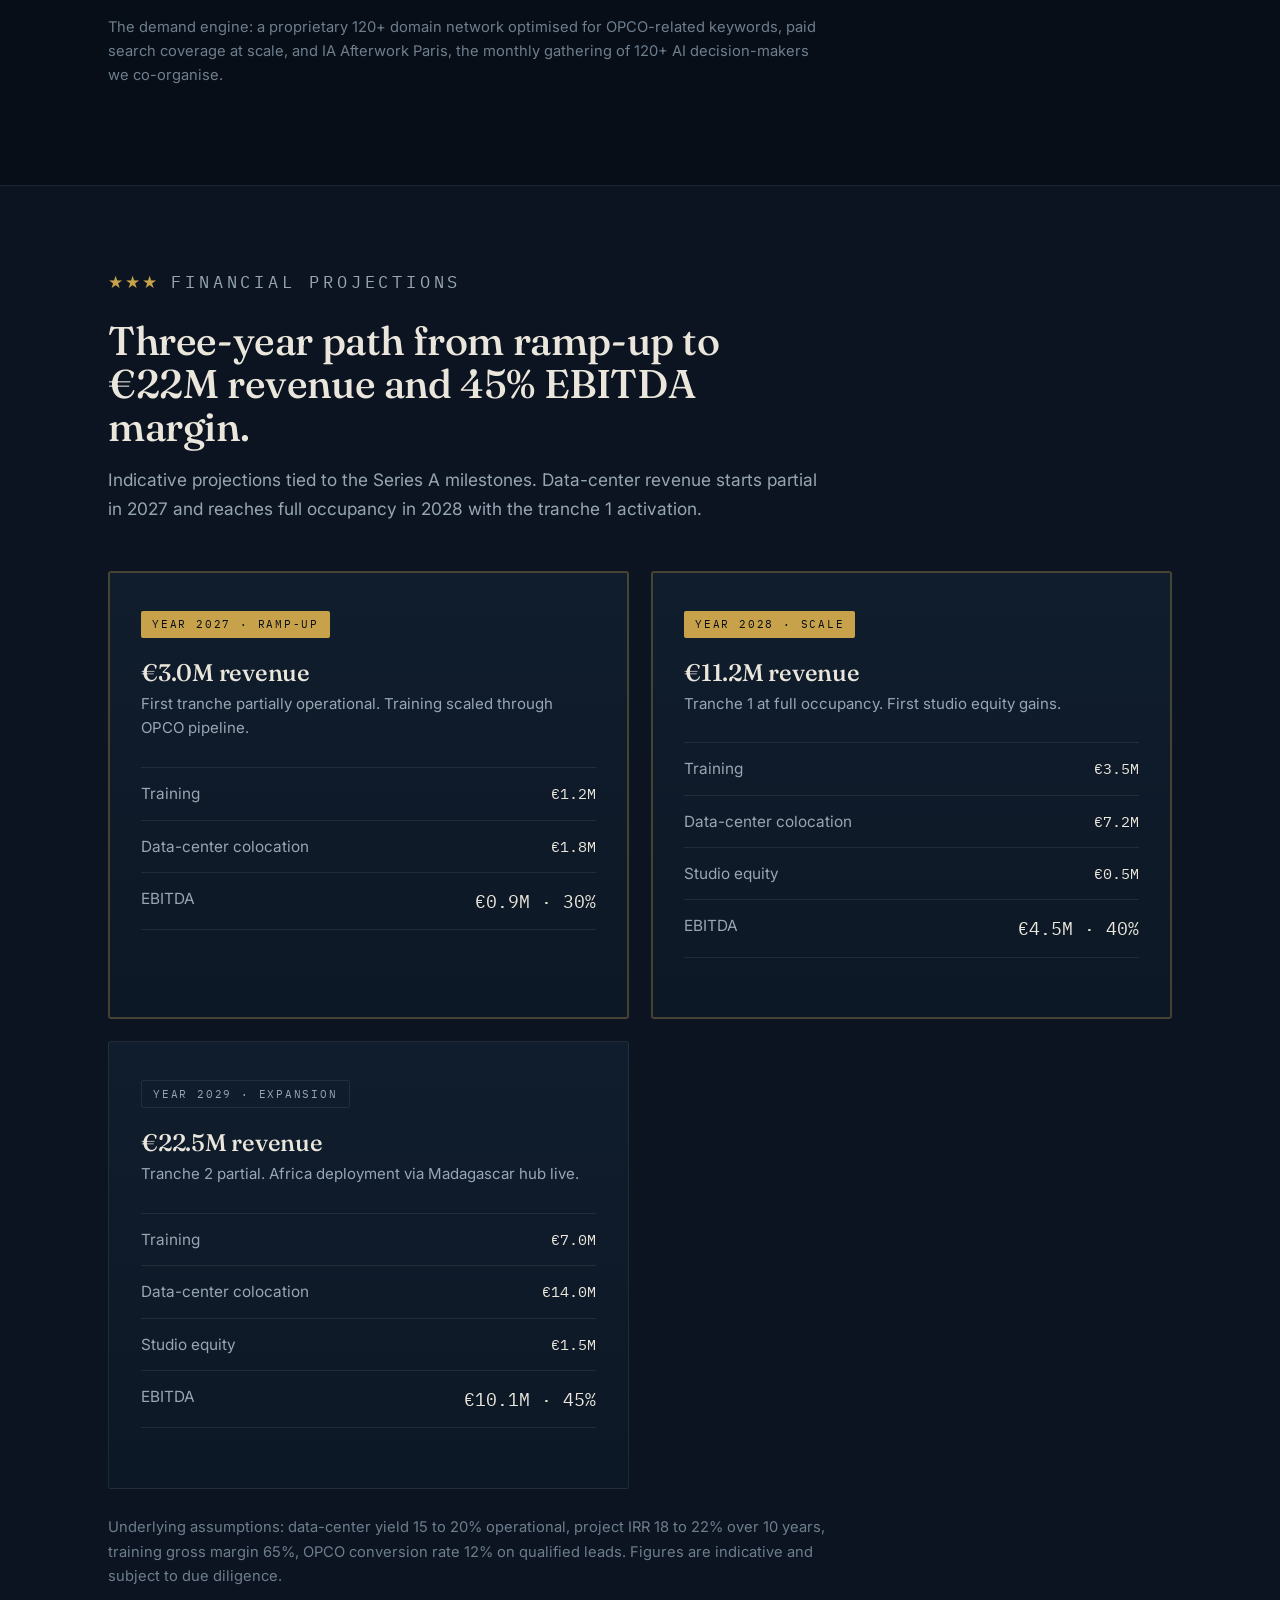
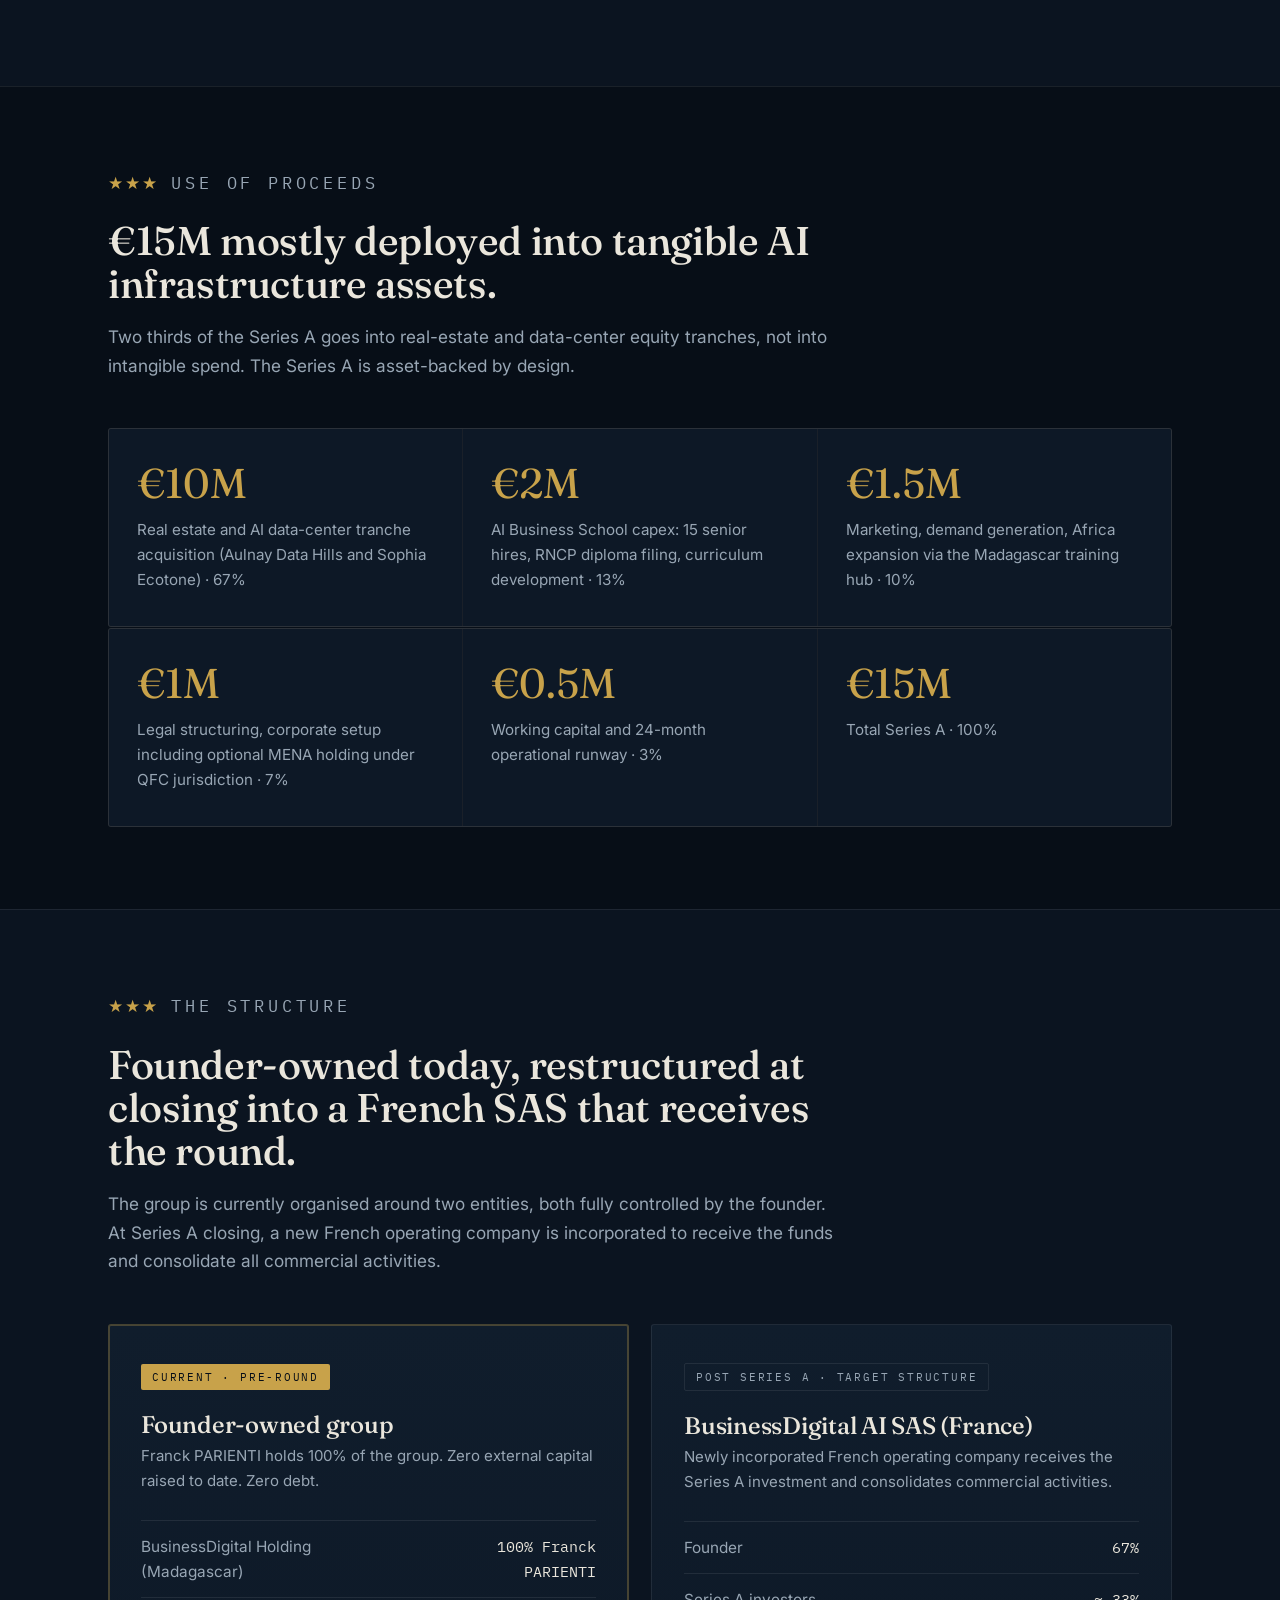
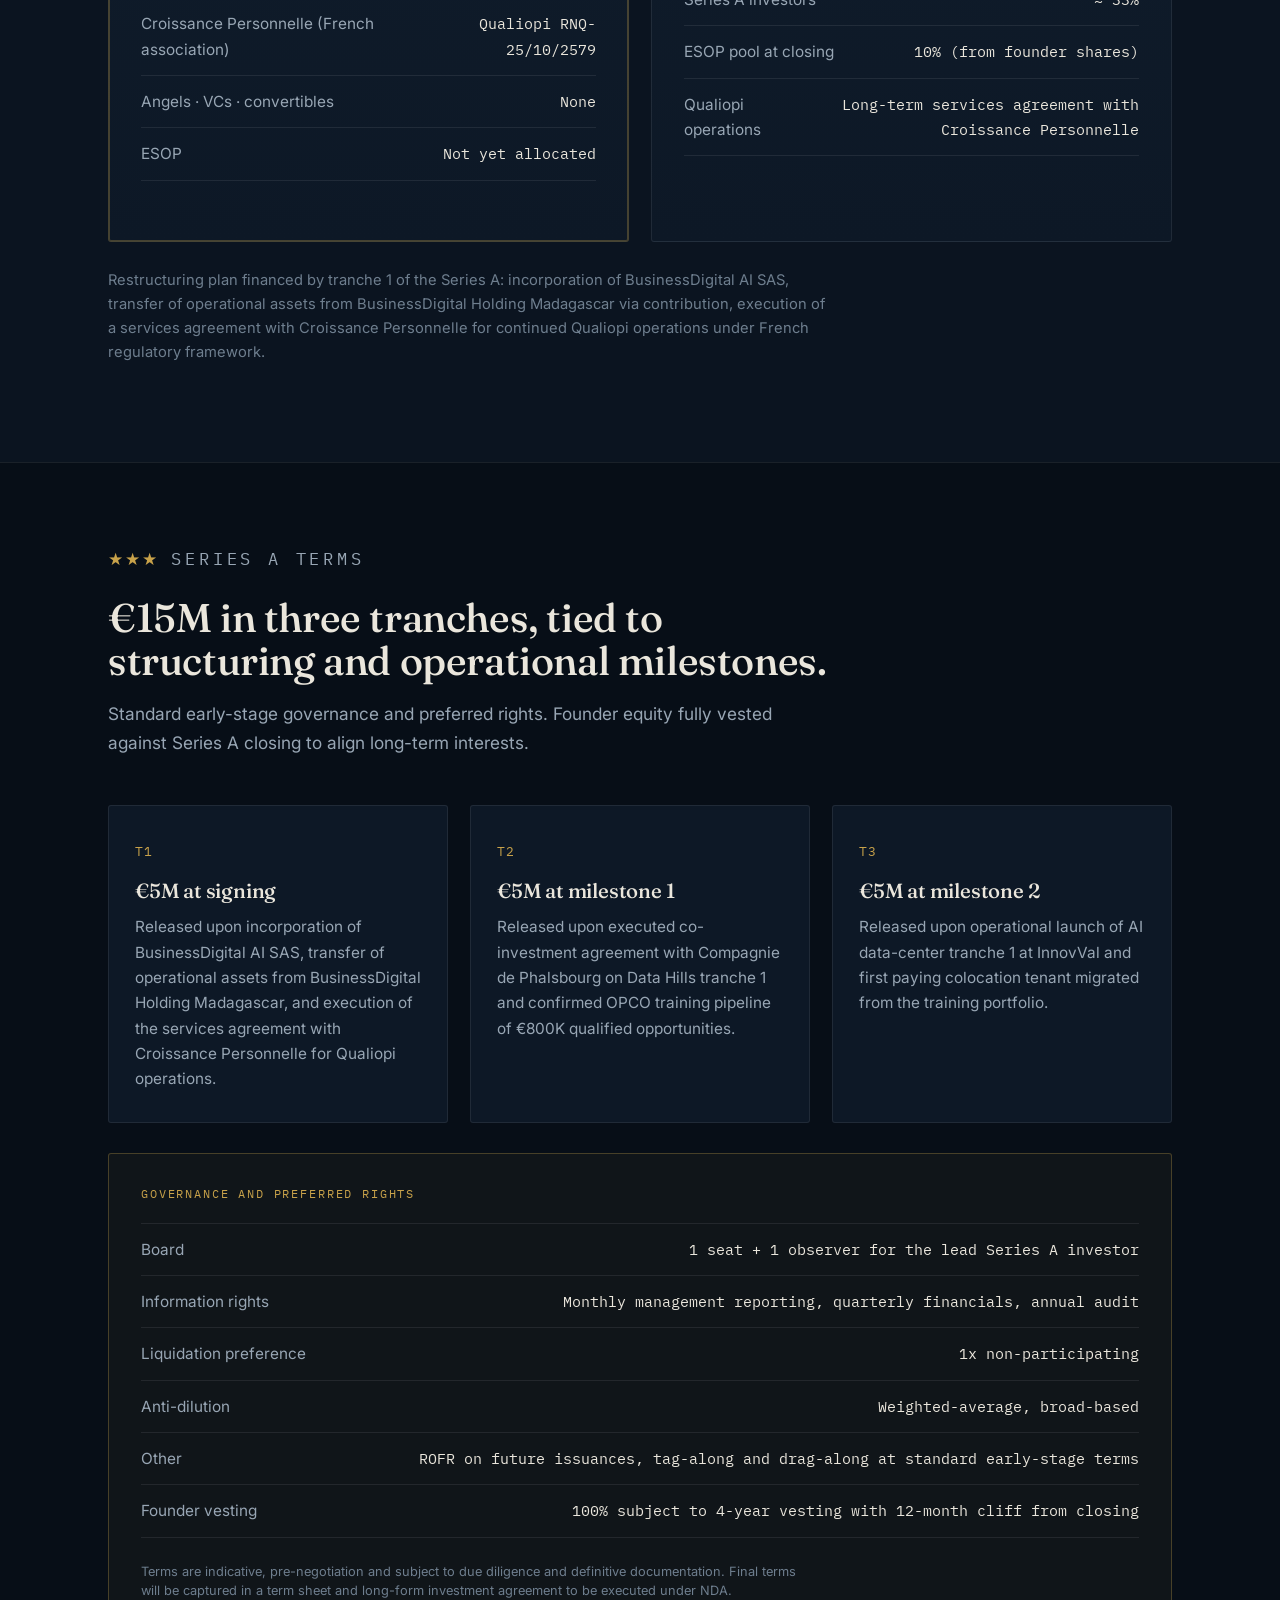
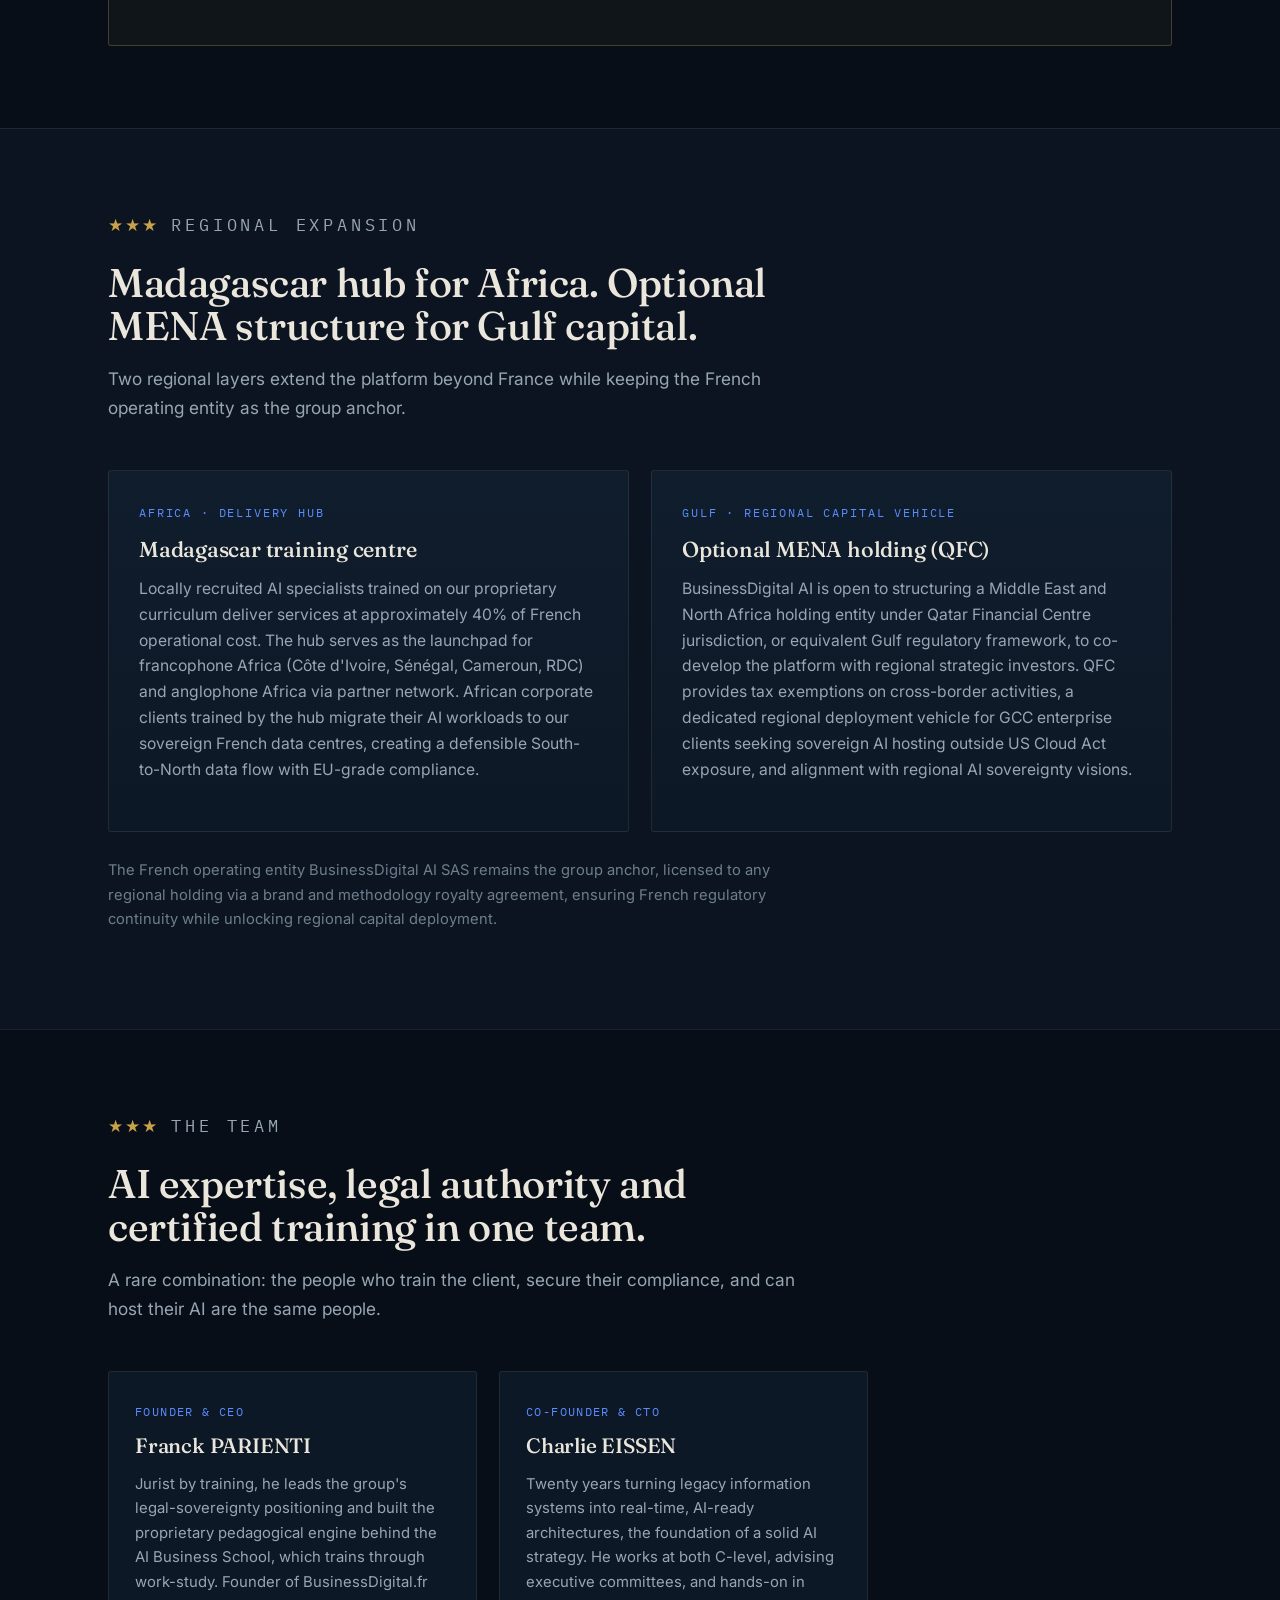
<file: pitch-deck/index.html>
<!DOCTYPE html>
<html lang="en">
<head>
<meta charset="UTF-8" />
<meta name="viewport" content="width=device-width, initial-scale=1.0" />
<title>Investor Pitch — BusinessDigital AI</title>
<meta name="description" content="Series A open. One company owns the whole chain: state-funded training that sources talent and enterprise clients, an AI start-up studio, GLM 5.2 on owned silicon, and sovereign AI data centers on French soil." />
<link rel="canonical" href="https://businessdigitalai.com/pitch-deck" />
<meta property="og:title" content="Investor Pitch — BusinessDigital AI" />
<meta property="og:description" content="We own the talent, the software and the servers. Publicly funded training fills sovereign AI data centers we own." />
<meta property="og:url" content="https://businessdigitalai.com/pitch-deck" />
<meta property="og:type" content="website" />
<link rel="preconnect" href="https://fonts.googleapis.com" />
<link rel="preconnect" href="https://fonts.gstatic.com" crossorigin />
<link href="https://fonts.googleapis.com/css2?family=Fraunces:opsz,wght@9..144,400;9..144,500;9..144,600&family=Inter:wght@400;500;600&family=IBM+Plex+Mono:wght@400;500&display=swap" rel="stylesheet" />
<style>
  :root{
    --ink:#0B1420;
    --ink-deep:#070E17;
    --panel:#101D2C;
    --panel-2:#0D1826;
    --parchment:#EAE6DC;
    --muted:#98A6B4;
    --muted-2:#6E7E8E;
    --blue:#5B8CFF;
    --gold:#C8A24A;
    --gold-soft:rgba(200,162,74,.30);
    --hair:rgba(200,162,74,.22);
    --hair-cool:rgba(255,255,255,.08);
    --maxw:1120px;
    --serif:"Fraunces",Georgia,serif;
    --sans:"Inter",system-ui,-apple-system,sans-serif;
    --mono:"IBM Plex Mono",ui-monospace,monospace;
  }
  *{box-sizing:border-box}
  html{scroll-behavior:smooth}
  body{
    margin:0;background:var(--ink);color:var(--parchment);
    font-family:var(--sans);font-size:17px;line-height:1.65;
    -webkit-font-smoothing:antialiased;text-rendering:optimizeLegibility;
  }
  body::before{
    content:"";position:fixed;inset:0;z-index:0;pointer-events:none;
    background:
      radial-gradient(1200px 600px at 78% -8%, rgba(91,140,255,.10), transparent 60%),
      radial-gradient(900px 500px at 8% 12%, rgba(200,162,74,.06), transparent 55%);
  }
  .wrap{max-width:var(--maxw);margin:0 auto;padding:0 28px;position:relative;z-index:1}
  a{color:inherit}
  h1,h2,h3{font-family:var(--serif);font-weight:500;letter-spacing:-.01em;line-height:1.08;margin:0}
  p{margin:0 0 1.05em}
  .eyebrow{font-family:var(--mono);font-size:12px;letter-spacing:.22em;text-transform:uppercase;color:var(--gold);display:inline-flex;align-items:center;gap:.7em;margin:0 0 22px}
  .eyebrow .stars{color:var(--gold);letter-spacing:.12em}
  .lead{font-size:1.22rem;color:#D7D2C6;max-width:62ch}

  header.nav{position:sticky;top:0;z-index:20;background:rgba(9,15,23,.72);backdrop-filter:blur(12px);border-bottom:1px solid var(--hair-cool)}
  .nav-in{display:flex;align-items:center;justify-content:space-between;height:66px}
  .brand{font-family:var(--serif);font-size:1.06rem;font-weight:600;letter-spacing:.01em;text-decoration:none;display:flex;align-items:center;gap:.55em}
  .brand .stars{color:var(--gold);font-size:.8em;letter-spacing:.1em}
  .nav-links{display:flex;align-items:center;gap:26px;font-size:.92rem}
  .nav-links a{color:var(--muted);text-decoration:none;transition:color .2s}
  .nav-links a:hover{color:var(--parchment)}
  .nav-cta{border:1px solid var(--gold-soft);color:var(--gold)!important;padding:8px 16px;border-radius:2px;font-family:var(--mono);font-size:.78rem;letter-spacing:.08em;text-transform:uppercase;transition:all .2s}
  .nav-cta:hover{background:var(--gold);color:var(--ink-deep)!important;border-color:var(--gold)}

  .hero{padding:96px 0 84px;position:relative}
  .hero-frame{border:1px solid var(--hair);border-radius:3px;padding:56px 52px;position:relative;background:linear-gradient(180deg, rgba(16,29,44,.55), rgba(13,24,38,.25))}
  .hero-frame::before,.hero-frame::after{content:"";position:absolute;width:14px;height:14px;border:1px solid var(--gold);opacity:.7}
  .hero-frame::before{top:-1px;left:-1px;border-right:0;border-bottom:0}
  .hero-frame::after{bottom:-1px;right:-1px;border-left:0;border-top:0}
  .hero h1{font-size:clamp(2.5rem,5.4vw,4.1rem);max-width:16ch;margin-bottom:24px}
  .hero h1 em{font-style:italic;color:var(--gold)}
  .hero .lead{margin-bottom:34px}
  .cta-row{display:flex;flex-wrap:wrap;gap:14px;margin-bottom:40px}
  .btn{display:inline-flex;align-items:center;gap:.6em;text-decoration:none;padding:14px 26px;border-radius:2px;font-size:.95rem;font-weight:500;transition:all .22s}
  .btn-primary{background:var(--blue);color:#fff;border:1px solid var(--blue)}
  .btn-primary:hover{background:#6f9bff;border-color:#6f9bff;transform:translateY(-1px)}
  .btn-ghost{background:transparent;color:var(--parchment);border:1px solid var(--hair-cool)}
  .btn-ghost:hover{border-color:var(--muted)}
  .trust{display:flex;flex-wrap:wrap;gap:10px 24px;font-family:var(--mono);font-size:.76rem;letter-spacing:.06em;color:var(--muted-2);text-transform:uppercase}
  .trust span{display:inline-flex;align-items:center;gap:.55em}
  .trust span::before{content:"✓";color:var(--gold)}

  section.band{padding:82px 0;border-top:1px solid var(--hair-cool)}
  .band.deep{background:var(--ink-deep)}
  .sec-head{max-width:66ch;margin-bottom:48px}
  .sec-head h2{font-size:clamp(1.7rem,3.4vw,2.5rem);margin-bottom:18px}
  .sec-head p{color:var(--muted);font-size:1.08rem}

  .stat-row{display:grid;grid-template-columns:repeat(3,1fr);gap:1px;background:var(--hair-cool);border:1px solid var(--hair-cool);border-radius:3px;overflow:hidden;margin-top:40px}
  .stat{background:var(--panel-2);padding:34px 28px}
  .stat .n{font-family:var(--serif);font-size:2.6rem;color:var(--gold);line-height:1;margin-bottom:12px}
  .stat .l{font-size:.95rem;color:var(--muted)}

  .steps{display:grid;grid-template-columns:repeat(3,1fr);gap:22px}
  .step{border:1px solid var(--hair-cool);border-radius:3px;padding:30px 26px;background:var(--panel-2);position:relative}
  .step .num{font-family:var(--mono);font-size:.8rem;color:var(--gold);letter-spacing:.1em}
  .step .kw{font-family:var(--mono);font-size:.72rem;letter-spacing:.14em;text-transform:uppercase;color:var(--gold)}
  .step .tag{font-family:var(--mono);font-size:.68rem;letter-spacing:.14em;text-transform:uppercase;color:var(--blue);border:1px solid rgba(91,140,255,.3);padding:3px 9px;border-radius:2px;position:absolute;top:26px;right:24px}
  .step h3{font-size:1.28rem;margin:16px 0 12px}
  .step p{font-size:.96rem;color:var(--muted);margin-bottom:0}

  .flywheel{margin-top:36px;border-left:2px solid var(--gold-soft);padding:6px 0 6px 26px}
  .flywheel p{font-size:1.12rem;color:#D7D2C6;max-width:72ch;margin-bottom:0}
  .flywheel em{color:var(--gold);font-style:normal;font-family:var(--serif)}

  .infra{display:grid;grid-template-columns:1fr 1fr;gap:22px}
  .infra-card{border:1px solid var(--hair-cool);border-radius:3px;padding:32px 30px;background:linear-gradient(180deg,var(--panel),var(--panel-2))}
  .infra-card .k{font-family:var(--mono);font-size:.72rem;letter-spacing:.16em;text-transform:uppercase;color:var(--blue);margin-bottom:16px}
  .infra-card h3{font-size:1.35rem;margin-bottom:14px}
  .infra-card p{color:var(--muted);font-size:.98rem}
  .infra-card a{color:var(--gold);text-decoration:none;font-size:.9rem;font-family:var(--mono);letter-spacing:.04em}
  .infra-card a:hover{text-decoration:underline}
  .partner-note{margin-top:26px;color:var(--muted-2);font-size:.92rem;max-width:80ch}
  .partner-note a{color:var(--gold);text-decoration:none}

  .phases{display:grid;grid-template-columns:1fr 1fr;gap:22px;margin-top:8px}
  .phase{border:1px solid var(--hair-cool);border-radius:3px;padding:30px 28px;background:var(--panel-2)}
  .phase .p{font-family:var(--mono);font-size:.74rem;letter-spacing:.14em;text-transform:uppercase;color:var(--gold);margin-bottom:14px}
  .phase h3{font-size:1.25rem;margin-bottom:12px}
  .phase p{color:var(--muted);font-size:.96rem;margin-bottom:0}

  .rounds{display:grid;grid-template-columns:1fr 1fr;gap:22px}
  .round{border:1px solid var(--hair-cool);border-radius:3px;padding:36px 32px;background:linear-gradient(180deg,var(--panel),var(--panel-2));position:relative}
  .round.open{border-color:var(--gold-soft);box-shadow:0 0 0 1px var(--gold-soft) inset}
  .round .status{font-family:var(--mono);font-size:.7rem;letter-spacing:.16em;text-transform:uppercase;padding:4px 11px;border-radius:2px;display:inline-block;margin-bottom:22px}
  .round.open .status{background:var(--gold);color:var(--ink-deep)}
  .round.planned .status{border:1px solid var(--hair-cool);color:var(--muted)}
  .round h3{font-size:1.5rem;margin-bottom:6px}
  .round .sub{color:var(--muted);font-size:.94rem;margin-bottom:26px}
  .terms{list-style:none;padding:0;margin:0 0 24px;border-top:1px solid var(--hair-cool)}
  .terms li{display:flex;justify-content:space-between;gap:18px;padding:13px 0;border-bottom:1px solid var(--hair-cool);font-size:.96rem}
  .terms li span:first-child{color:var(--muted)}
  .terms li span:last-child{font-family:var(--mono);color:var(--parchment);text-align:right}
  .terms li .big{font-size:1.15rem;color:var(--gold)}
  .use{font-size:.94rem;color:var(--muted)}
  .use strong{color:var(--parchment);font-weight:500}

  .ledger{margin-top:30px;border:1px solid var(--gold-soft);border-radius:3px;padding:30px 32px;background:rgba(200,162,74,.05)}
  .ledger .k{font-family:var(--mono);font-size:.72rem;letter-spacing:.16em;text-transform:uppercase;color:var(--gold);margin-bottom:18px}
  .ledger-flow{display:flex;flex-wrap:wrap;align-items:center;gap:14px 20px;font-family:var(--serif)}
  .ledger-flow .node{font-size:1.15rem}
  .ledger-flow .node small{display:block;font-family:var(--mono);font-size:.68rem;letter-spacing:.08em;color:var(--muted-2);text-transform:uppercase;margin-top:4px}
  .ledger-flow .arrow{color:var(--gold);font-family:var(--sans)}
  .ledger-flow .big{color:var(--gold);font-size:1.5rem}
  .disclaimer{margin-top:20px;font-size:.8rem;color:var(--muted-2);line-height:1.55;max-width:82ch}

  .team{display:grid;grid-template-columns:repeat(2,1fr);gap:22px;max-width:760px}
  .member{border:1px solid var(--hair-cool);border-radius:3px;padding:30px 26px;background:var(--panel-2)}
  .member .role{font-family:var(--mono);font-size:.72rem;letter-spacing:.12em;text-transform:uppercase;color:var(--blue);margin-bottom:14px}
  .member h3{font-size:1.3rem;margin-bottom:14px}
  .member p{font-size:.93rem;color:var(--muted);margin-bottom:0}
  .team-note{margin-top:26px;color:var(--muted-2);font-size:.92rem}

  .final{text-align:center;padding:96px 0}
  .final h2{font-size:clamp(1.9rem,4vw,2.9rem);max-width:20ch;margin:0 auto 22px}
  .final p{color:var(--muted);max-width:60ch;margin:0 auto 34px;font-size:1.08rem}
  .final .cta-row{justify-content:center}

  footer{border-top:1px solid var(--hair-cool);background:var(--ink-deep);padding:52px 0 40px}
  .foot-top{display:flex;flex-wrap:wrap;justify-content:space-between;gap:30px;margin-bottom:34px}
  .foot-brand{max-width:44ch}
  .foot-brand .brand{margin-bottom:14px}
  .foot-brand p{font-size:.9rem;color:var(--muted);margin-bottom:0}
  .foot-links{display:flex;gap:56px;font-size:.9rem}
  .foot-col a{display:block;color:var(--muted);text-decoration:none;margin-bottom:10px;transition:color .2s}
  .foot-col a:hover{color:var(--parchment)}
  .foot-col .h{font-family:var(--mono);font-size:.72rem;letter-spacing:.14em;text-transform:uppercase;color:var(--gold);margin-bottom:16px}
  .foot-legal{border-top:1px solid var(--hair-cool);padding-top:24px;font-size:.8rem;color:var(--muted-2);display:flex;flex-wrap:wrap;justify-content:space-between;gap:14px}

  .reveal{opacity:0;transform:translateY(18px);transition:opacity .7s ease,transform .7s ease}
  .reveal.in{opacity:1;transform:none}

  @media (max-width:900px){
    .stat-row,.steps,.team{grid-template-columns:1fr}
    .infra,.phases,.rounds{grid-template-columns:1fr}
    .hero-frame{padding:40px 26px}
    .nav-links a:not(.nav-cta){display:none}
  }
  @media (prefers-reduced-motion:reduce){
    .reveal{opacity:1;transform:none;transition:none}
    html{scroll-behavior:auto}
  }
  :focus-visible{outline:2px solid var(--blue);outline-offset:3px}
</style>
</head>
<body>

<header class="nav">
  <div class="wrap nav-in">
    <a class="brand" href="https://businessdigitalai.com/"><span class="stars">★★★</span> BusinessDigital AI</a>
    <nav class="nav-links">
      <a href="https://businessdigitalai.com/enterprise">Enterprise</a>
      <a href="https://businessdigitalai.com/investors">Investors</a>
      <a href="https://businessdigitalai.com/about">About</a>
      <a class="nav-cta" href="#request">Request the model</a>
    </nav>
  </div>
</header>

<main>
  <!-- HERO -->
  <section class="hero">
    <div class="wrap">
      <div class="hero-frame reveal">
        <p class="eyebrow"><span class="stars">★★★</span> Investor pitch · Series A open</p>
        <h1>Invest upstream of Europe's move to <em>sovereign AI</em>.</h1>
        <p class="lead">We own the whole chain. We source and train the talent, build AI companies with them, and run the strongest open-source AI on our own servers in France. State-funded training puts us in front of every enterprise before it chooses where its AI lives, then converts into recurring revenue from the data centers we own.</p>
        <div class="cta-row">
          <a class="btn btn-primary" href="#request">Request the full model (NDA) →</a>
          <a class="btn btn-ghost" href="https://businessdigitalai.com/investors">Read the investor thesis</a>
        </div>
        <div class="trust">
          <span>Qualiopi certified (RNQ-25/10/2579)</span>
          <span>Official Claude (Anthropic) Partner</span>
          <span>France Travail &amp; OPCO funded</span>
          <span>French soil, GDPR &amp; NIS2</span>
        </div>
      </div>
    </div>
  </section>

  <!-- THE SHIFT -->
  <section class="band deep">
    <div class="wrap">
      <div class="sec-head reveal">
        <p class="eyebrow"><span class="stars">★★★</span> The shift</p>
        <h2>Regulation is pushing European enterprises off the US cloud, and AI compute is a high-margin business.</h2>
        <p>The Cloud Act and Patriot Act expose any data held by American providers to US authorities, wherever it sits. The EU AI Act adds obligations with penalties up to 7% of global turnover. European companies now need trusted, self-hosted AI, and dedicated AI infrastructure has proven to be one of the most profitable layers of the value chain. The demand exists. Reaching the client first, and owning the servers, is the hard part.</p>
      </div>
      <div class="stat-row reveal">
        <div class="stat"><div class="n">~55%</div><div class="l">Operating margin achievable on dedicated AI compute, the xAI infrastructure model we adapt for Europe.</div></div>
        <div class="stat"><div class="n">100%</div><div class="l">Of training revenue covered by public funds (France Travail and OPCO). No credit risk on the acquisition channel.</div></div>
        <div class="stat"><div class="n">120+</div><div class="l">Proprietary websites ranking organically, bringing enterprise and candidate leads at near-zero acquisition cost.</div></div>
      </div>
    </div>
  </section>

  <!-- THE MODEL: VERTICAL INTEGRATION -->
  <section class="band">
    <div class="wrap">
      <div class="sec-head reveal">
        <p class="eyebrow"><span class="stars">★★★</span> The model</p>
        <h2>One company owns the whole chain: the talent, the software and the servers.</h2>
        <p>We internalized the entire value chain rather than renting any part of it. Three assets we operate directly, each feeding the next, with the workforce paid for by public funding instead of our cash.</p>
      </div>
      <div class="steps reveal">
        <div class="step">
          <span class="num">01</span>
          <h3>The School</h3>
          <p>Our own accredited training organization sources and trains AI talent, financed by France Travail and OPCO. Headcount becomes a profit center, not a payroll cost, and every trained enterprise becomes a hosting prospect.</p>
        </div>
        <div class="step">
          <span class="num">02</span>
          <h3>The Studio</h3>
          <p>A start-up factory where that funded talent builds proprietary AI companies. We hold equity in each one and turn training into an asset that compounds.</p>
        </div>
        <div class="step">
          <span class="num">03</span>
          <h3>The Data Centers</h3>
          <p>Sovereign AI hosting on French soil. The tenants are the enterprises we trained and the start-ups we built. Revenue is contractual, recurring, and at infrastructure margins.</p>
        </div>
      </div>
      <div class="flywheel reveal">
        <p>Every part we own sends demand to the next. <em>The servers are filled by clients we trained and companies we built</em>, which is why our commercialization risk is resolved upstream, not downstream.</p>
      </div>
    </div>
  </section>

  <!-- ENTERPRISE FUNNEL -->
  <section class="band deep">
    <div class="wrap">
      <div class="sec-head reveal">
        <p class="eyebrow"><span class="stars">★★★</span> The enterprise funnel</p>
        <h2>Three steps to the client. The first two cost them nothing, and they hand us the account.</h2>
        <p>Every enterprise we audit and train becomes a qualified candidate for sovereign hosting before any competing infrastructure provider has met them.</p>
      </div>
      <div class="steps reveal">
        <div class="step">
          <span class="tag">Free</span>
          <span class="num">01</span>
          <h3>Sovereignty audit</h3>
          <p>A dedicated session maps a company's exposure under the Cloud Act, Patriot Act and AI Act, with a written legal opinion from our French-licensed jurists. It costs the client nothing and opens the relationship.</p>
        </div>
        <div class="step">
          <span class="tag">Funded</span>
          <span class="num">02</span>
          <h3>Funded AI training</h3>
          <p>Teams are trained to deploy and govern a trusted AI system through our Qualiopi-certified courses, financed by public funding. Zero cost to the company. Months spent inside our ecosystem.</p>
        </div>
        <div class="step">
          <span class="num">03</span>
          <h3>Sovereign hosting</h3>
          <p>The trained client deploys its own open-source AI in our French data centers. Data stays under French jurisdiction. Revenue becomes contractual and recurring.</p>
        </div>
      </div>
    </div>
  </section>

  <!-- START-UP STUDIO -->
  <section class="band">
    <div class="wrap">
      <div class="sec-head reveal">
        <p class="eyebrow"><span class="stars">★★★</span> The start-up studio</p>
        <h2>We don't just train students. We build companies with them, and keep a stake.</h2>
        <p>Our best talent builds AI start-ups inside the studio, in the model of Y Combinator, Hexa and eFounders. Because the workforce is funded by public schemes, we create equity without burning cash, and each company we build becomes a tenant of our data centers.</p>
      </div>
      <div class="steps reveal">
        <div class="step">
          <span class="num">01</span>
          <h3>Build</h3>
          <p>Talent sourced through a France Travail work-placement period, then hired on work-study, develops proprietary AI products under our roof. State and OPCO funding cover the cost, so this R&amp;D force does not weigh on the burn rate.</p>
        </div>
        <div class="step">
          <span class="num">02</span>
          <h3>Keep equity</h3>
          <p>At the first outside round, the founding team takes the majority and we retain a strategic minority stake. Each cohort turns a training margin into a portfolio of equity positions.</p>
        </div>
        <div class="step">
          <span class="num">03</span>
          <h3>Feed the data centers</h3>
          <p>Every studio company hosts its AI with us and grows into a recurring tenant. The demand we create for our own infrastructure, we also capture.</p>
        </div>
      </div>
      <div class="flywheel reveal">
        <p>Recruiter margin, training margin, equity upside and hosting revenue, <em>from the same person we were paid to source</em>.</p>
      </div>
    </div>
  </section>

  <!-- MOAT -->
  <section class="band deep">
    <div class="wrap">
      <div class="sec-head reveal">
        <p class="eyebrow"><span class="stars">★★★</span> The moat</p>
        <h2>Assets a competitor cannot rent: funded people, owned distribution, owned curriculum.</h2>
        <p>Three proprietary layers keep our cost of growth structurally low and hard to copy.</p>
      </div>
      <div class="steps reveal">
        <div class="step">
          <span class="kw">Paid to recruit</span>
          <h3>A funded workforce</h3>
          <p>France Travail placement pay, OPCO funding and work-study state aid cover our people. Under-26 talent is cash-positive to onboard. Our sales and R&amp;D capacity scales without the payroll burn that sinks classic start-ups.</p>
        </div>
        <div class="step">
          <span class="kw">Zero-cost demand</span>
          <h3>Owned distribution</h3>
          <p>A network of 120+ proprietary websites ranks organically and brings enterprise and candidate leads every day. No dependence on paid ads, and a digital estate that does not depreciate.</p>
        </div>
        <div class="step">
          <span class="kw">Owned IP</span>
          <h3>Accreditation &amp; curriculum</h3>
          <p>State-recognized (RNCP) programs and fully owned pedagogical IP give us direct access to public funding without third-party certifiers, and a balance-sheet asset in their own right.</p>
        </div>
      </div>
    </div>
  </section>

  <!-- INFRASTRUCTURE -->
  <section class="band">
    <div class="wrap">
      <div class="sec-head reveal">
        <p class="eyebrow"><span class="stars">★★★</span> The infrastructure</p>
        <h2>Our own sovereign AI data centers, built with a proven real-estate partner.</h2>
        <p>We develop capacity with Compagnie de Phalsbourg to own, rather than rent, the infrastructure our trained clients and studio companies will use.</p>
      </div>
      <div class="infra reveal">
        <div class="infra-card">
          <div class="k">Phase one · operational path</div>
          <h3>InnovVal Data Hills — Aulnay-sous-Bois</h3>
          <p>Our first AI data center, developed with Compagnie de Phalsbourg on a 100+ hectare brownfield converted from the former PSA Citroën industrial site. Located inside the InnovVal economic hub in the Paris region, with a secured RTE 225 kV grid connection. Designed for AI workloads, GDPR and NIS2 compliant, on French soil.</p>
          <a href="https://www.aulnay-sous-bois.fr/grands-projets/val-francilia/innovval-le-pole-economique-de-demain/" target="_blank" rel="noopener">View the InnovVal project →</a>
        </div>
        <div class="infra-card">
          <div class="k">Phase two · campus expansion</div>
          <h3>Ecotone — Southern France</h3>
          <p>A campus vision around the Ecotone project near Sophia-Antipolis, designed by Jean Nouvel. Our planned "Station F for AI" in the south, combining the business school, the start-up studio and on-site AI data-center capacity under one roof.</p>
          <a href="https://www.lesechos.fr/pme-regions/provence-alpes-cote-dazur/ecotone-un-projet-ecolo-de-bureaux-signe-jean-nouvel-238106" target="_blank" rel="noopener">View the Ecotone project →</a>
        </div>
      </div>
      <p class="partner-note reveal">Compagnie de Phalsbourg, founded by Philippe JOURNO, is our real-estate and infrastructure partner, bringing access to a portfolio approaching one million square meters to convert into sovereign AI data-center capacity. See <a href="https://compagniedephalsbourgia.com" target="_blank" rel="noopener">compagniedephalsbourgia.com</a>.</p>
    </div>
  </section>

  <!-- THE STACK: MODEL + SILICON -->
  <section class="band deep">
    <div class="wrap">
      <div class="sec-head reveal">
        <p class="eyebrow"><span class="stars">★★★</span> The stack</p>
        <h2>The strongest open AI model, running on silicon we own.</h2>
        <p>We don't rent a foreign API. We run GLM 5.2, today's leading open-weights model, on our own accelerators, so client data never leaves French jurisdiction and the margin on every token stays with us.</p>
      </div>
      <div class="steps reveal">
        <div class="step">
          <span class="num">01</span>
          <h3>The model</h3>
          <p>GLM 5.2 is an MIT-licensed open model with 744 billion parameters and a one-million-token context, competitive with the leading proprietary models on public benchmarks. We hold the weights, not a license, and it runs with the same tooling enterprises already use.</p>
        </div>
        <div class="step">
          <span class="num">02</span>
          <h3>The silicon</h3>
          <p>At production quality the model runs on a multi-accelerator node. The Series A funds that hardware. Through our Lenovo partnership we procure accelerators at competitive rates, and stay multi-vendor across Nvidia and alternatives such as Huawei Ascend to control both cost and supply.</p>
        </div>
        <div class="step">
          <span class="num">03</span>
          <h3>The margin</h3>
          <p>Owning the model and the chips turns AI serving into an infrastructure business: fixed hardware, recurring tenants, and a cost per token we set ourselves instead of paying a US provider.</p>
        </div>
      </div>
      <div class="flywheel reveal">
        <p>Between the client and the models sits <em>our AI gateway</em>. Most workloads, and every confidential one, run on the open-weight model we host in France. When a task genuinely needs a frontier model, the gateway routes only that request to a premium provider such as Claude, then returns. The enterprise gets frontier quality exactly where it pays off, sovereign by default, with usage, cost and latency observable and capped in one place. It is the layer that lets a company cut its AI bill without giving up either performance or control.</p>
      </div>
    </div>
  </section>

  <!-- ROADMAP -->
  <section class="band">
    <div class="wrap">
      <div class="sec-head reveal">
        <p class="eyebrow"><span class="stars">★★★</span> The plan</p>
        <h2>Build the talent-and-client engine first. Own the data centers second.</h2>
        <p>Accreditation is secured. The Series A funds the engine and the first compute, run in two execution phases; the Series B then scales the data-center capacity across France and Europe.</p>
      </div>
      <div class="phases reveal">
        <div class="phase">
          <div class="p">Now → 18 months</div>
          <h3>Scale the school, the studio and the pipeline</h3>
          <p>With Qualiopi accreditation in hand, we grow the funded cohorts, the sales engine and the first studio companies, and formalize the France business school. Each trained enterprise is a pre-sold hosting client. This phase de-risks everything that follows.</p>
        </div>
        <div class="phase">
          <div class="p">Month 12 → 36</div>
          <h3>Acquire the hosting capacity</h3>
          <p>With demand demonstrated and a client base already inside the ecosystem, we buy the AI accelerators and finance dedicated data-center capacity at InnovVal with Compagnie de Phalsbourg, then convert trained enterprises and studio companies into recurring sovereign-hosting contracts.</p>
        </div>
      </div>
    </div>
  </section>

  <!-- ROUNDS -->
  <section class="band" id="rounds">
    <div class="wrap">
      <div class="sec-head reveal">
        <p class="eyebrow"><span class="stars">★★★</span> The rounds</p>
        <h2>Enter at the Series A. Scale at the Series B.</h2>
        <p>Structured as a club deal within the AMF framework. The Series A is open now; the Series B follows once recurring hosting revenue is proven. Terms are indicative and open to discussion under NDA.</p>
      </div>
      <div class="rounds reveal">
        <div class="round open">
          <span class="status">Open now · Series A</span>
          <h3>Series A</h3>
          <p class="sub">Build the whole chain: the funded engine and the first compute.</p>
          <ul class="terms">
            <li><span>Raising</span><span class="big">€15M+</span></li>
            <li><span>Pre-money valuation</span><span>≈ €30M</span></li>
            <li><span>Equity offered</span><span>≈ 33% (indicative)</span></li>
          </ul>
          <p class="use"><strong>Use of funds.</strong> Scale the Qualiopi funded-training pipeline and the first studio cohorts; hire across sales, delivery and legal; buy the AI accelerators to run GLM 5.2 in-house through our Lenovo partnership; open dedicated data-center capacity at InnovVal with Compagnie de Phalsbourg.</p>
        </div>
        <div class="round planned">
          <span class="status">Planned · Series B</span>
          <h3>Series B</h3>
          <p class="sub">Scale the compute and the campus once the model is proven.</p>
          <ul class="terms">
            <li><span>Raising</span><span class="big">€50M+</span></li>
            <li><span>Pre-money valuation</span><span>≈ €150M (indicative)</span></li>
            <li><span>Trigger</span><span>proven recurring revenue</span></li>
          </ul>
          <p class="use"><strong>Use of funds.</strong> Scale the accelerator fleet and data-center capacity to the full InnovVal Data Hills build-out and the Ecotone campus; expand across Europe and through the Madagascar hub; grow the studio portfolio into a compounding book of equity.</p>
        </div>
      </div>

      <div class="ledger reveal">
        <div class="k">The return logic, for a Series A investor</div>
        <div class="ledger-flow">
          <div class="node">€15M+<small>Series A ticket</small></div>
          <span class="arrow">→</span>
          <div class="node">≈ 33%<small>at €45M post-money</small></div>
          <span class="arrow">→</span>
          <div class="node">≈ 25%<small>after the Series B</small></div>
          <span class="arrow">→</span>
          <div class="node big">≈ €50M<small>paper value at €200M post-B</small></div>
        </div>
        <p class="disclaimer">Illustration only, and dependent on hitting the milestones that trigger the Series B. Valuations, round sizes and equity are indicative, pre-negotiation and subject to due diligence and definitive documentation; the Series A stake is diluted at the Series B as shown. Figures are not a forecast or a guarantee of returns. This page is a summary for discussion and does not constitute an offer to sell, or a solicitation to buy, securities, nor investment advice.</p>
      </div>
    </div>
  </section>

  <!-- BUSINESS PLAN -->
  <section class="band deep">
    <div class="wrap">
      <div class="sec-head reveal">
        <p class="eyebrow"><span class="stars">★★★</span> Business plan</p>
        <h2>Three revenue streams, one demand engine.</h2>
        <p>Our commercial model rests on three streams, all fed by the same proprietary demand engine.</p>
      </div>
      <div class="steps reveal">
        <div class="step">
          <span class="num">01</span>
          <h3>Corporate AI training</h3>
          <p>Delivered to French enterprises via OPCO funding channels (AFDAS, Atlas, OPCO EP, OPCO 2i, OPCOMMERCE) and the EU FSE+ programme. Zero out-of-pocket cost for the client. High margin, no receivable risk since OPCOs settle direct with us.</p>
        </div>
        <div class="step">
          <span class="num">02</span>
          <h3>AI data-center colocation</h3>
          <p>Recurring hosting revenue from the tranches co-owned at InnovVal Data Hills and Ecotone. Tenants are pre-sourced from our training portfolio, who migrate their AI workloads to sovereign French hosting once trained.</p>
        </div>
        <div class="step">
          <span class="num">03</span>
          <h3>Start-up studio equity</h3>
          <p>Minority equity in AI ventures incubated at our facilities, harvested at exit. Portfolio companies also become anchor tenants of our own data centers, closing the loop.</p>
        </div>
      </div>
      <p class="partner-note reveal">The demand engine: a proprietary 120+ domain network optimised for OPCO-related keywords, paid search coverage at scale, and IA Afterwork Paris, the monthly gathering of 120+ AI decision-makers we co-organise.</p>
    </div>
  </section>

  <!-- FINANCIAL PROJECTIONS -->
  <section class="band">
    <div class="wrap">
      <div class="sec-head reveal">
        <p class="eyebrow"><span class="stars">★★★</span> Financial projections</p>
        <h2>Three-year path from ramp-up to €22M revenue and 45% EBITDA margin.</h2>
        <p>Indicative projections tied to the Series A milestones. Data-center revenue starts partial in 2027 and reaches full occupancy in 2028 with the tranche 1 activation.</p>
      </div>
      <div class="rounds reveal">
        <div class="round open">
          <span class="status">Year 2027 · Ramp-up</span>
          <h3>€3.0M revenue</h3>
          <p class="sub">First tranche partially operational. Training scaled through OPCO pipeline.</p>
          <ul class="terms">
            <li><span>Training</span><span>€1.2M</span></li>
            <li><span>Data-center colocation</span><span>€1.8M</span></li>
            <li><span>EBITDA</span><span class="big">€0.9M · 30%</span></li>
          </ul>
        </div>
        <div class="round open">
          <span class="status">Year 2028 · Scale</span>
          <h3>€11.2M revenue</h3>
          <p class="sub">Tranche 1 at full occupancy. First studio equity gains.</p>
          <ul class="terms">
            <li><span>Training</span><span>€3.5M</span></li>
            <li><span>Data-center colocation</span><span>€7.2M</span></li>
            <li><span>Studio equity</span><span>€0.5M</span></li>
            <li><span>EBITDA</span><span class="big">€4.5M · 40%</span></li>
          </ul>
        </div>
        <div class="round planned">
          <span class="status">Year 2029 · Expansion</span>
          <h3>€22.5M revenue</h3>
          <p class="sub">Tranche 2 partial. Africa deployment via Madagascar hub live.</p>
          <ul class="terms">
            <li><span>Training</span><span>€7.0M</span></li>
            <li><span>Data-center colocation</span><span>€14.0M</span></li>
            <li><span>Studio equity</span><span>€1.5M</span></li>
            <li><span>EBITDA</span><span class="big">€10.1M · 45%</span></li>
          </ul>
        </div>
      </div>
      <p class="partner-note reveal">Underlying assumptions: data-center yield 15 to 20% operational, project IRR 18 to 22% over 10 years, training gross margin 65%, OPCO conversion rate 12% on qualified leads. Figures are indicative and subject to due diligence.</p>
    </div>
  </section>

  <!-- USE OF PROCEEDS -->
  <section class="band deep">
    <div class="wrap">
      <div class="sec-head reveal">
        <p class="eyebrow"><span class="stars">★★★</span> Use of proceeds</p>
        <h2>€15M mostly deployed into tangible AI infrastructure assets.</h2>
        <p>Two thirds of the Series A goes into real-estate and data-center equity tranches, not into intangible spend. The Series A is asset-backed by design.</p>
      </div>
      <div class="stat-row reveal">
        <div class="stat">
          <div class="n">€10M</div>
          <div class="l">Real estate and AI data-center tranche acquisition (Aulnay Data Hills and Sophia Ecotone) · 67%</div>
        </div>
        <div class="stat">
          <div class="n">€2M</div>
          <div class="l">AI Business School capex: 15 senior hires, RNCP diploma filing, curriculum development · 13%</div>
        </div>
        <div class="stat">
          <div class="n">€1.5M</div>
          <div class="l">Marketing, demand generation, Africa expansion via the Madagascar training hub · 10%</div>
        </div>
      </div>
      <div class="stat-row reveal" style="margin-top:1px">
        <div class="stat">
          <div class="n">€1M</div>
          <div class="l">Legal structuring, corporate setup including optional MENA holding under QFC jurisdiction · 7%</div>
        </div>
        <div class="stat">
          <div class="n">€0.5M</div>
          <div class="l">Working capital and 24-month operational runway · 3%</div>
        </div>
        <div class="stat">
          <div class="n">€15M</div>
          <div class="l">Total Series A · 100%</div>
        </div>
      </div>
    </div>
  </section>

  <!-- STRUCTURE -->
  <section class="band">
    <div class="wrap">
      <div class="sec-head reveal">
        <p class="eyebrow"><span class="stars">★★★</span> The structure</p>
        <h2>Founder-owned today, restructured at closing into a French SAS that receives the round.</h2>
        <p>The group is currently organised around two entities, both fully controlled by the founder. At Series A closing, a new French operating company is incorporated to receive the funds and consolidate all commercial activities.</p>
      </div>
      <div class="rounds reveal">
        <div class="round open">
          <span class="status">Current · Pre-round</span>
          <h3>Founder-owned group</h3>
          <p class="sub">Franck PARIENTI holds 100% of the group. Zero external capital raised to date. Zero debt.</p>
          <ul class="terms">
            <li><span>BusinessDigital Holding (Madagascar)</span><span>100% Franck PARIENTI</span></li>
            <li><span>Croissance Personnelle (French association)</span><span>Qualiopi RNQ-25/10/2579</span></li>
            <li><span>Angels · VCs · convertibles</span><span>None</span></li>
            <li><span>ESOP</span><span>Not yet allocated</span></li>
          </ul>
        </div>
        <div class="round planned">
          <span class="status">Post Series A · Target structure</span>
          <h3>BusinessDigital AI SAS (France)</h3>
          <p class="sub">Newly incorporated French operating company receives the Series A investment and consolidates commercial activities.</p>
          <ul class="terms">
            <li><span>Founder</span><span>67%</span></li>
            <li><span>Series A investors</span><span>≈ 33%</span></li>
            <li><span>ESOP pool at closing</span><span>10% (from founder shares)</span></li>
            <li><span>Qualiopi operations</span><span>Long-term services agreement with Croissance Personnelle</span></li>
          </ul>
        </div>
      </div>
      <p class="partner-note reveal">Restructuring plan financed by tranche 1 of the Series A: incorporation of BusinessDigital AI SAS, transfer of operational assets from BusinessDigital Holding Madagascar via contribution, execution of a services agreement with Croissance Personnelle for continued Qualiopi operations under French regulatory framework.</p>
    </div>
  </section>

  <!-- SERIES A TERMS -->
  <section class="band deep">
    <div class="wrap">
      <div class="sec-head reveal">
        <p class="eyebrow"><span class="stars">★★★</span> Series A terms</p>
        <h2>€15M in three tranches, tied to structuring and operational milestones.</h2>
        <p>Standard early-stage governance and preferred rights. Founder equity fully vested against Series A closing to align long-term interests.</p>
      </div>
      <div class="steps reveal">
        <div class="step">
          <span class="num">T1</span>
          <h3>€5M at signing</h3>
          <p>Released upon incorporation of BusinessDigital AI SAS, transfer of operational assets from BusinessDigital Holding Madagascar, and execution of the services agreement with Croissance Personnelle for Qualiopi operations.</p>
        </div>
        <div class="step">
          <span class="num">T2</span>
          <h3>€5M at milestone 1</h3>
          <p>Released upon executed co-investment agreement with Compagnie de Phalsbourg on Data Hills tranche 1 and confirmed OPCO training pipeline of €800K qualified opportunities.</p>
        </div>
        <div class="step">
          <span class="num">T3</span>
          <h3>€5M at milestone 2</h3>
          <p>Released upon operational launch of AI data-center tranche 1 at InnovVal and first paying colocation tenant migrated from the training portfolio.</p>
        </div>
      </div>
      <div class="ledger reveal">
        <div class="k">Governance and preferred rights</div>
        <ul class="terms" style="margin-top:20px">
          <li><span>Board</span><span>1 seat + 1 observer for the lead Series A investor</span></li>
          <li><span>Information rights</span><span>Monthly management reporting, quarterly financials, annual audit</span></li>
          <li><span>Liquidation preference</span><span>1x non-participating</span></li>
          <li><span>Anti-dilution</span><span>Weighted-average, broad-based</span></li>
          <li><span>Other</span><span>ROFR on future issuances, tag-along and drag-along at standard early-stage terms</span></li>
          <li><span>Founder vesting</span><span>100% subject to 4-year vesting with 12-month cliff from closing</span></li>
        </ul>
        <p class="disclaimer">Terms are indicative, pre-negotiation and subject to due diligence and definitive documentation. Final terms will be captured in a term sheet and long-form investment agreement to be executed under NDA.</p>
      </div>
    </div>
  </section>

  <!-- REGIONAL EXPANSION -->
  <section class="band">
    <div class="wrap">
      <div class="sec-head reveal">
        <p class="eyebrow"><span class="stars">★★★</span> Regional expansion</p>
        <h2>Madagascar hub for Africa. Optional MENA structure for Gulf capital.</h2>
        <p>Two regional layers extend the platform beyond France while keeping the French operating entity as the group anchor.</p>
      </div>
      <div class="infra reveal">
        <div class="infra-card">
          <div class="k">Africa · Delivery hub</div>
          <h3>Madagascar training centre</h3>
          <p>Locally recruited AI specialists trained on our proprietary curriculum deliver services at approximately 40% of French operational cost. The hub serves as the launchpad for francophone Africa (Côte d'Ivoire, Sénégal, Cameroun, RDC) and anglophone Africa via partner network. African corporate clients trained by the hub migrate their AI workloads to our sovereign French data centres, creating a defensible South-to-North data flow with EU-grade compliance.</p>
        </div>
        <div class="infra-card">
          <div class="k">Gulf · Regional capital vehicle</div>
          <h3>Optional MENA holding (QFC)</h3>
          <p>BusinessDigital AI is open to structuring a Middle East and North Africa holding entity under Qatar Financial Centre jurisdiction, or equivalent Gulf regulatory framework, to co-develop the platform with regional strategic investors. QFC provides tax exemptions on cross-border activities, a dedicated regional deployment vehicle for GCC enterprise clients seeking sovereign AI hosting outside US Cloud Act exposure, and alignment with regional AI sovereignty visions.</p>
        </div>
      </div>
      <p class="partner-note reveal">The French operating entity BusinessDigital AI SAS remains the group anchor, licensed to any regional holding via a brand and methodology royalty agreement, ensuring French regulatory continuity while unlocking regional capital deployment.</p>
    </div>
  </section>

  <!-- TEAM -->
  <section class="band deep">
    <div class="wrap">
      <div class="sec-head reveal">
        <p class="eyebrow"><span class="stars">★★★</span> The team</p>
        <h2>AI expertise, legal authority and certified training in one team.</h2>
        <p>A rare combination: the people who train the client, secure their compliance, and can host their AI are the same people.</p>
      </div>
      <div class="team reveal">
        <div class="member">
          <div class="role">Founder &amp; CEO</div>
          <h3>Franck PARIENTI</h3>
          <p>Jurist by training, he leads the group's legal-sovereignty positioning and built the proprietary pedagogical engine behind the AI Business School, which trains through work-study. Founder of BusinessDigital.fr and co-founder of IA Afterwork, the monthly Paris gathering of 120+ AI decision-makers. He drives the training machine and the start-up studio.</p>
          <p style="margin-top:12px;margin-bottom:0"><a href="https://www.linkedin.com/in/Franckparienti/" target="_blank" rel="noopener" style="color:var(--gold);font-family:var(--mono);font-size:.78rem;letter-spacing:.06em;text-decoration:none">LinkedIn ↗</a></p>
        </div>
        <div class="member">
          <div class="role">Co-founder &amp; CTO</div>
          <h3>Charlie EISSEN</h3>
          <p>Twenty years turning legacy information systems into real-time, AI-ready architectures, the foundation of a solid AI strategy. He works at both C-level, advising executive committees, and hands-on in delivery, with deep expertise in enterprise and cloud architecture, data streaming and agentic AI. Trained at Université Paris Descartes.</p>
          <p style="margin-top:12px;margin-bottom:0"><a href="https://www.linkedin.com/in/charlie-eissen/" target="_blank" rel="noopener" style="color:var(--gold);font-family:var(--mono);font-size:.78rem;letter-spacing:.06em;text-decoration:none">LinkedIn ↗</a></p>
        </div>
        <div class="member">
          <div class="role">Principal Architect</div>
          <h3>Olivier PARMENTIER</h3>
          <p>Designs the reference architecture for our sovereign, open-weight AI deployments and the multi-model gateway that routes each workload to the right model. Turns the sovereignty principle into a production system enterprises can actually run.</p>
          <p style="margin-top:12px;margin-bottom:0"><a href="https://www.linkedin.com/in/olivierparmentier/" target="_blank" rel="noopener" style="color:var(--gold);font-family:var(--mono);font-size:.78rem;letter-spacing:.06em;text-decoration:none">LinkedIn ↗</a></p>
        </div>
        <div class="member">
          <div class="role">Infrastructure &amp; DevOps</div>
          <h3>Piotr KEDZIORA</h3>
          <p>Builds and operates the deployment, observability and reliability layer of the AI platform — the pipeline from bare accelerators to a production service, with the automation and monitoring that keep sovereign AI running at enterprise standards.</p>
          <p style="margin-top:12px;margin-bottom:0"><a href="https://www.linkedin.com/in/piotr-kedziora/" target="_blank" rel="noopener" style="color:var(--gold);font-family:var(--mono);font-size:.78rem;letter-spacing:.06em;text-decoration:none">LinkedIn ↗</a></p>
        </div>
      </div>
      <p class="team-note reveal">Board and advisors include a director at Google (name disclosed under NDA) and our infrastructure partner Compagnie de Phalsbourg, founded by Philippe JOURNO. Additional senior hires across sales, delivery and legal are planned immediately after the round.</p>
    </div>
  </section>

  <!-- FINAL CTA -->
  <section class="band final" id="request">
    <div class="wrap">
      <p class="eyebrow reveal" style="justify-content:center"><span class="stars">★★★</span> Investor relations</p>
      <h2 class="reveal">Get in before the client pipeline is priced in.</h2>
      <p class="reveal">We share the full financial model and business plan under NDA. The Series A is open now. Start with a conversation.</p>
      <div class="cta-row reveal">
        <a class="btn btn-primary" href="https://wa.me/33783609020" target="_blank" rel="noopener">Message us on WhatsApp →</a>
        <a class="btn btn-ghost" href="https://businessdigitalai.com/audit-form">Request the deck</a>
      </div>
    </div>
  </section>
</main>

<footer>
  <div class="wrap">
    <div class="foot-top">
      <div class="foot-brand">
        <a class="brand" href="https://businessdigitalai.com/"><span class="stars">★★★</span> BusinessDigital AI</a>
        <p>Trusted AI for European enterprise. Official Claude (Anthropic) Partner. AI Business School in France and Madagascar. Qualiopi certified (RNQ-25/10/2579). 54 avenue Hoche, 75008 Paris, France.</p>
      </div>
      <div class="foot-links">
        <div class="foot-col">
          <div class="h">Company</div>
          <a href="https://businessdigitalai.com/investors">Investors</a>
          <a href="https://businessdigitalai.com/enterprise">Enterprise</a>
          <a href="https://businessdigitalai.com/about">About</a>
        </div>
        <div class="foot-col">
          <div class="h">Partners</div>
          <a href="https://compagniedephalsbourgia.com" target="_blank" rel="noopener">Compagnie de Phalsbourg</a>
          <a href="https://businessdigital.fr" target="_blank" rel="noopener">BusinessDigital.fr</a>
          <a href="https://wa.me/33783609020" target="_blank" rel="noopener">WhatsApp</a>
        </div>
      </div>
    </div>
    <div class="foot-legal">
      <span>© 2026 BusinessDigital AI. All rights reserved.</span>
      <span>Data sovereign · GDPR compliant · EU AI Act ready</span>
    </div>
  </div>
</footer>

<script>
  (function(){
    if (window.matchMedia && window.matchMedia('(prefers-reduced-motion: reduce)').matches) return;
    var els = document.querySelectorAll('.reveal');
    if (!('IntersectionObserver' in window)) { els.forEach(function(e){e.classList.add('in')}); return; }
    var io = new IntersectionObserver(function(entries){
      entries.forEach(function(en){ if(en.isIntersecting){ en.target.classList.add('in'); io.unobserve(en.target); } });
    }, {threshold:0.12, rootMargin:'0px 0px -8% 0px'});
    els.forEach(function(e){ io.observe(e); });
  })();
</script>
</body>
</html>
</file>
<file: shared.css>
*,*::before,*::after{box-sizing:border-box;margin:0;padding:0}
:root{
  --navy:#0d1f3c;
  --eu-blue:#003399;
  --eu-gold:#f5b800;
  --cobalt:#1b4fd8;
  --sky:#e8effd;
  --paper:#f7f8fc;
  --body:#3d4556;
  --muted:#6b7280;
  --border:#dde3f0;
  --white:#ffffff;
  --green:#0a8a4e;
  --red:#c0392b;
}
html{scroll-behavior:smooth}
body{font-family:'Inter',system-ui,sans-serif;color:var(--navy);background:var(--paper);line-height:1.65;-webkit-font-smoothing:antialiased}
h1,h2,h3,h4,.display{font-family:'Syne',sans-serif}
img{max-width:100%;display:block}
a{color:inherit}

/* Layout */
.container{max-width:1100px;margin:0 auto;padding:0 1.5rem}
.section{padding:5rem 0}
.section--white{background:var(--white)}
.section--sky{background:var(--sky)}
.section--navy{background:var(--navy);color:var(--white)}
.section--dark{background:#071429;color:var(--white)}

/* Nav */
nav{background:var(--white);border-bottom:1px solid var(--border);position:sticky;top:0;z-index:100;padding:.75rem 0}
.nav-inner{display:flex;align-items:center;justify-content:space-between;gap:1.5rem}
.nav-logo{font-family:'Syne',sans-serif;font-weight:700;font-size:1.15rem;color:var(--navy);text-decoration:none;display:flex;align-items:center;gap:.6rem}
.nav-logo .eu-flag{display:flex;align-items:center;gap:2px}
.nav-logo .star{color:var(--eu-gold);font-size:.65rem}
.nav-links{display:flex;align-items:center;gap:2rem;list-style:none}
.nav-links a{text-decoration:none;font-size:.875rem;font-weight:500;color:var(--body);transition:color .15s}
.nav-links a:hover{color:var(--eu-blue)}
.nav-cta{background:var(--eu-blue);color:var(--white)!important;padding:.45rem 1.1rem;border-radius:6px;font-weight:600!important;transition:background .15s!important}
.nav-cta:hover{background:#0028a0!important}

/* Hero */
.hero{padding:5rem 0 4rem;background:var(--white)}
.hero-inner{display:grid;grid-template-columns:1fr 1fr;gap:4rem;align-items:center}
.hero-eyebrow{display:inline-flex;align-items:center;gap:.5rem;background:var(--sky);border:1px solid #c3d5fa;border-radius:100px;padding:.3rem .9rem;font-size:.8rem;font-weight:600;color:var(--cobalt);margin-bottom:1.5rem}
.hero h1{font-size:3rem;font-weight:800;line-height:1.1;color:var(--navy);letter-spacing:-.03em;margin-bottom:1.5rem}
.hero h1 em{font-style:normal;color:var(--eu-blue)}
.hero-sub{font-size:1.1rem;color:var(--body);line-height:1.7;margin-bottom:2.5rem;max-width:480px}
.hero-actions{display:flex;gap:1rem;flex-wrap:wrap}
.btn-primary{background:var(--eu-blue);color:var(--white);padding:.85rem 2rem;border-radius:8px;text-decoration:none;font-weight:600;font-size:.95rem;display:inline-flex;align-items:center;gap:.5rem;transition:background .15s;border:none;cursor:pointer}
.btn-primary:hover{background:#0028a0}
.btn-secondary{background:transparent;color:var(--navy);padding:.85rem 2rem;border-radius:8px;text-decoration:none;font-weight:600;font-size:.95rem;border:1.5px solid var(--border);display:inline-flex;align-items:center;gap:.5rem;transition:border-color .15s}
.btn-secondary:hover{border-color:var(--cobalt)}
.hero-badges{display:flex;flex-wrap:wrap;gap:.6rem;margin-top:2rem}
.badge{display:inline-flex;align-items:center;gap:.35rem;background:var(--paper);border:1px solid var(--border);border-radius:6px;padding:.3rem .7rem;font-size:.78rem;color:var(--body);font-weight:500}
.badge--green{background:#f0faf5;border-color:#a3d9bb;color:#065f46}

/* Shield visual */
.shield-wrap{position:relative;display:flex;align-items:center;justify-content:center}
.shield-outer{width:320px;height:320px;border-radius:50%;border:2px solid var(--border);position:relative;display:flex;align-items:center;justify-content:center;animation:rotate-slow 20s linear infinite}
.shield-outer::before{content:'';position:absolute;inset:-8px;border-radius:50%;border:1.5px dashed #c3d5fa}
.shield-label{position:absolute;top:0;left:50%;transform:translateX(-50%) translateY(-50%);background:var(--sky);border:1.5px solid var(--cobalt);border-radius:100px;padding:.25rem .75rem;font-size:.75rem;font-weight:700;color:var(--cobalt);white-space:nowrap}
.shield-inner{width:180px;height:180px;background:var(--eu-blue);border-radius:50%;display:flex;flex-direction:column;align-items:center;justify-content:center;gap:.5rem;position:relative;z-index:2}
.shield-stars{display:grid;grid-template-columns:repeat(3,1fr);gap:2px;width:52px;place-items:center}
.shield-star{color:var(--eu-gold);font-size:.8rem}
.shield-label-inner{color:var(--white);font-size:.7rem;font-weight:700;text-align:center;line-height:1.3;font-family:'Syne',sans-serif}
.data-dot{position:absolute;width:10px;height:10px;border-radius:50%;background:var(--green)}
@keyframes rotate-slow{from{transform:rotate(0deg)}to{transform:rotate(360deg)}}
.data-dot-1{top:8%;left:30%;animation:pulse-dot 2s ease-in-out infinite}
.data-dot-2{top:30%;right:8%;animation:pulse-dot 2s ease-in-out .5s infinite}
.data-dot-3{bottom:15%;left:20%;animation:pulse-dot 2s ease-in-out 1s infinite}
@keyframes pulse-dot{0%,100%{opacity:.4;transform:scale(.8)}50%{opacity:1;transform:scale(1.2)}}
.threat-cross{position:absolute;width:10px;height:10px;color:var(--red);font-size:1rem;font-weight:700;font-family:'Syne',sans-serif;line-height:1}

/* Threat section */
.threat-grid{display:grid;grid-template-columns:repeat(3,1fr);gap:1.5rem;margin-top:3rem}
.threat-card{background:var(--white);border:1px solid var(--border);border-radius:12px;padding:1.75rem;border-top:3px solid var(--eu-blue)}
.threat-card h3{font-size:1rem;font-weight:700;color:var(--navy);margin-bottom:.75rem}
.threat-card p{font-size:.875rem;color:var(--body);line-height:1.65}
.threat-tag{display:inline-block;background:#fff0f0;border:1px solid #fcc;color:var(--red);border-radius:4px;padding:.15rem .5rem;font-size:.72rem;font-weight:700;margin-bottom:.75rem}

/* 3 steps */
.steps-grid{display:grid;grid-template-columns:repeat(3,1fr);gap:2rem;margin-top:3.5rem;position:relative}
.steps-grid::before{content:'';position:absolute;top:2.5rem;left:15%;right:15%;height:2px;background:linear-gradient(90deg,var(--cobalt) 0%,var(--eu-gold) 100%);z-index:0}
.step-card{background:var(--white);border:1px solid var(--border);border-radius:16px;padding:2rem;position:relative;z-index:1;transition:box-shadow .2s}
.step-card:hover{box-shadow:0 8px 32px rgba(13,31,60,.08)}
.step-number{width:52px;height:52px;border-radius:50%;background:var(--eu-blue);color:var(--white);font-family:'Syne',sans-serif;font-weight:800;font-size:1.1rem;display:flex;align-items:center;justify-content:center;margin-bottom:1.25rem}
.step-free{position:absolute;top:1.25rem;right:1.25rem;background:#f0faf5;border:1px solid #a3d9bb;color:#065f46;border-radius:6px;padding:.2rem .55rem;font-size:.72rem;font-weight:700}
.step-card h3{font-size:1.15rem;font-weight:700;color:var(--navy);margin-bottom:.75rem}
.step-card p{font-size:.875rem;color:var(--body);line-height:1.65}
.step-saving{margin-top:1.25rem;padding:.75rem 1rem;background:var(--sky);border-radius:8px;font-size:.83rem;color:var(--cobalt);font-weight:600}

/* Why us */
.why-grid{display:grid;grid-template-columns:1fr 1fr;gap:3rem;align-items:center}
.credential-list{display:flex;flex-direction:column;gap:1.25rem;margin-top:2rem}
.credential{display:flex;align-items:flex-start;gap:1rem;padding:1rem 1.25rem;background:rgba(255,255,255,.06);border:1px solid rgba(255,255,255,.12);border-radius:10px}
.credential-icon{font-size:1.4rem;flex-shrink:0;margin-top:2px}
.credential h4{font-size:.9rem;font-weight:600;color:var(--white);margin-bottom:.25rem}
.credential p{font-size:.82rem;color:#94a3b8;line-height:1.55}
.partner-logos{display:flex;flex-direction:column;gap:1.5rem}
.partner-logo-card{background:rgba(255,255,255,.05);border:1px solid rgba(255,255,255,.1);border-radius:12px;padding:1.5rem;text-align:center}
.partner-logo-card .partner-name{font-family:'Syne',sans-serif;font-weight:700;font-size:1.1rem;color:var(--white)}
.partner-logo-card .partner-desc{font-size:.82rem;color:#94a3b8;margin-top:.25rem}

/* Enterprise */
.enterprise-split{display:grid;grid-template-columns:1fr 1fr;gap:3rem;align-items:start}
.feature-list{list-style:none;display:flex;flex-direction:column;gap:.9rem;margin-top:2rem}
.feature-list li{display:flex;align-items:flex-start;gap:.75rem;font-size:.9rem;color:var(--body)}
.feature-list li::before{content:'✓';color:var(--green);font-weight:700;flex-shrink:0;margin-top:2px}
.cta-block{background:var(--sky);border:1.5px solid #c3d5fa;border-radius:16px;padding:2rem;margin-top:2rem}
.cta-block h3{font-size:1.2rem;font-weight:700;color:var(--navy);margin-bottom:.5rem}
.cta-block p{font-size:.875rem;color:var(--body);margin-bottom:1.5rem}

/* Investor */
.investor-grid{display:grid;grid-template-columns:repeat(3,1fr);gap:1.5rem;margin-top:3rem}
.inv-card{background:rgba(255,255,255,.05);border:1px solid rgba(255,255,255,.12);border-radius:12px;padding:1.75rem}
.inv-card h3{font-size:1rem;font-weight:700;color:var(--white);margin-bottom:.75rem}
.inv-card p{font-size:.83rem;color:#94a3b8;line-height:1.6}
.inv-card .inv-tag{display:inline-block;background:rgba(245,184,0,.15);border:1px solid rgba(245,184,0,.3);color:var(--eu-gold);border-radius:4px;padding:.2rem .55rem;font-size:.72rem;font-weight:700;margin-bottom:.75rem}
.stat-row{display:grid;grid-template-columns:repeat(3,1fr);gap:1.5rem;margin-top:3rem;text-align:center}
.stat-block{padding:1.5rem;background:rgba(255,255,255,.04);border-radius:12px;border:1px solid rgba(255,255,255,.08)}
.stat-num{font-family:'Syne',sans-serif;font-size:2.5rem;font-weight:800;color:var(--eu-gold);line-height:1}
.stat-label{font-size:.82rem;color:#94a3b8;margin-top:.4rem;line-height:1.4}

/* Section labels */
.section-label{display:inline-block;font-size:.78rem;font-weight:700;letter-spacing:.08em;text-transform:uppercase;color:var(--cobalt);margin-bottom:1rem}
.section-label--white{color:#93c5fd}
.section-h2{font-size:2.25rem;font-weight:800;line-height:1.2;color:var(--navy);letter-spacing:-.02em;margin-bottom:1rem}
.section-h2--white{color:var(--white)}
.section-sub{font-size:1rem;color:var(--body);max-width:560px;line-height:1.7}
.section-sub--white{color:#94a3b8}

/* Footer */
footer{background:#071429;padding:3.5rem 0 2rem}
.footer-inner{display:grid;grid-template-columns:2fr 1fr 1fr;gap:3rem;margin-bottom:3rem}
.footer-brand p{font-size:.85rem;color:#64748b;margin-top:.75rem;line-height:1.65;max-width:280px}
.footer-col h4{font-size:.82rem;font-weight:700;color:#94a3b8;text-transform:uppercase;letter-spacing:.07em;margin-bottom:1rem}
.footer-col ul{list-style:none;display:flex;flex-direction:column;gap:.6rem}
.footer-col ul a{text-decoration:none;font-size:.87rem;color:#64748b;transition:color .15s}
.footer-col ul a:hover{color:var(--white)}
.footer-bottom{border-top:1px solid rgba(255,255,255,.07);padding-top:1.75rem;display:flex;justify-content:space-between;align-items:center;flex-wrap:wrap;gap:1rem}
.footer-bottom p{font-size:.8rem;color:#475569}

/* Mobile */
@media(max-width:768px){
.hero-inner,.threat-grid,.steps-grid,.why-grid,.enterprise-split,.investor-grid,.stat-row,.footer-inner{grid-template-columns:1fr}
.hero h1{font-size:2.1rem}
.shield-wrap{display:none}
.steps-grid::before{display:none}
nav{padding:.6rem 0}
.nav-links{display:none}
}
</file>
